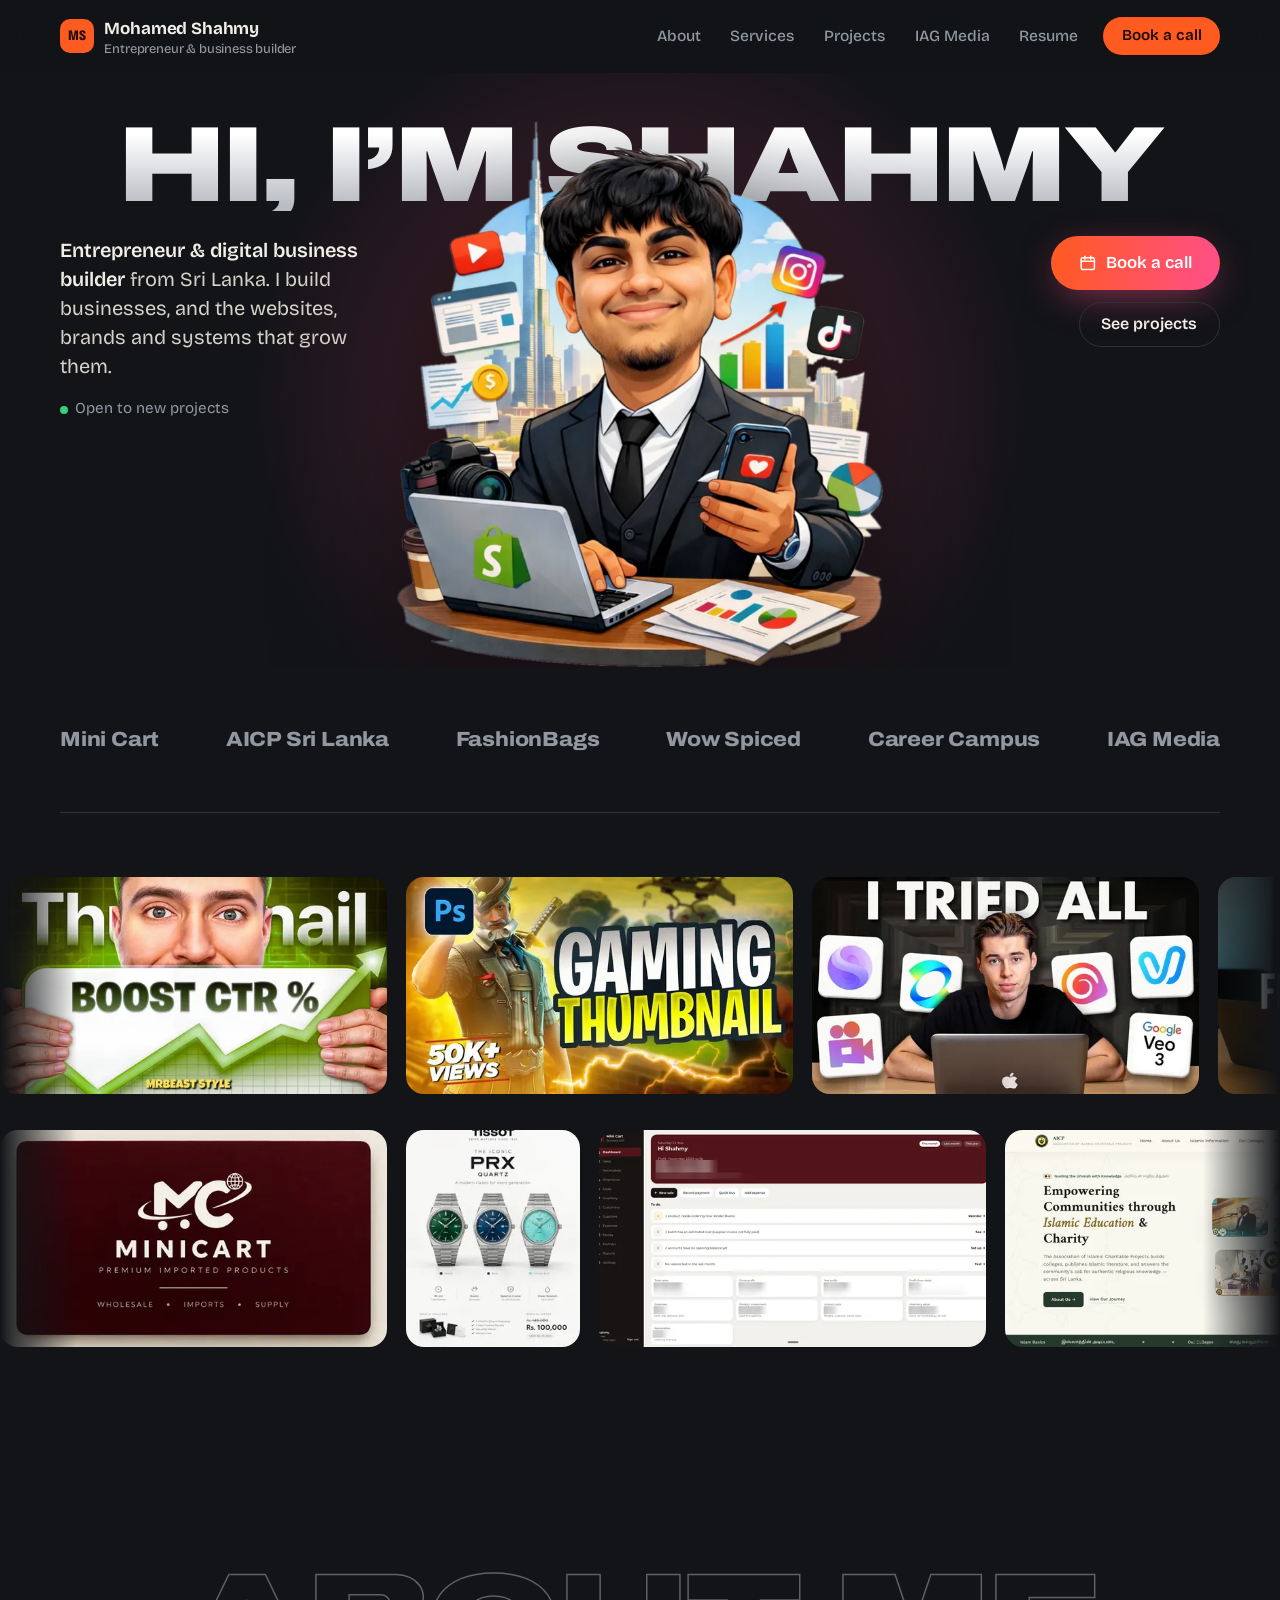
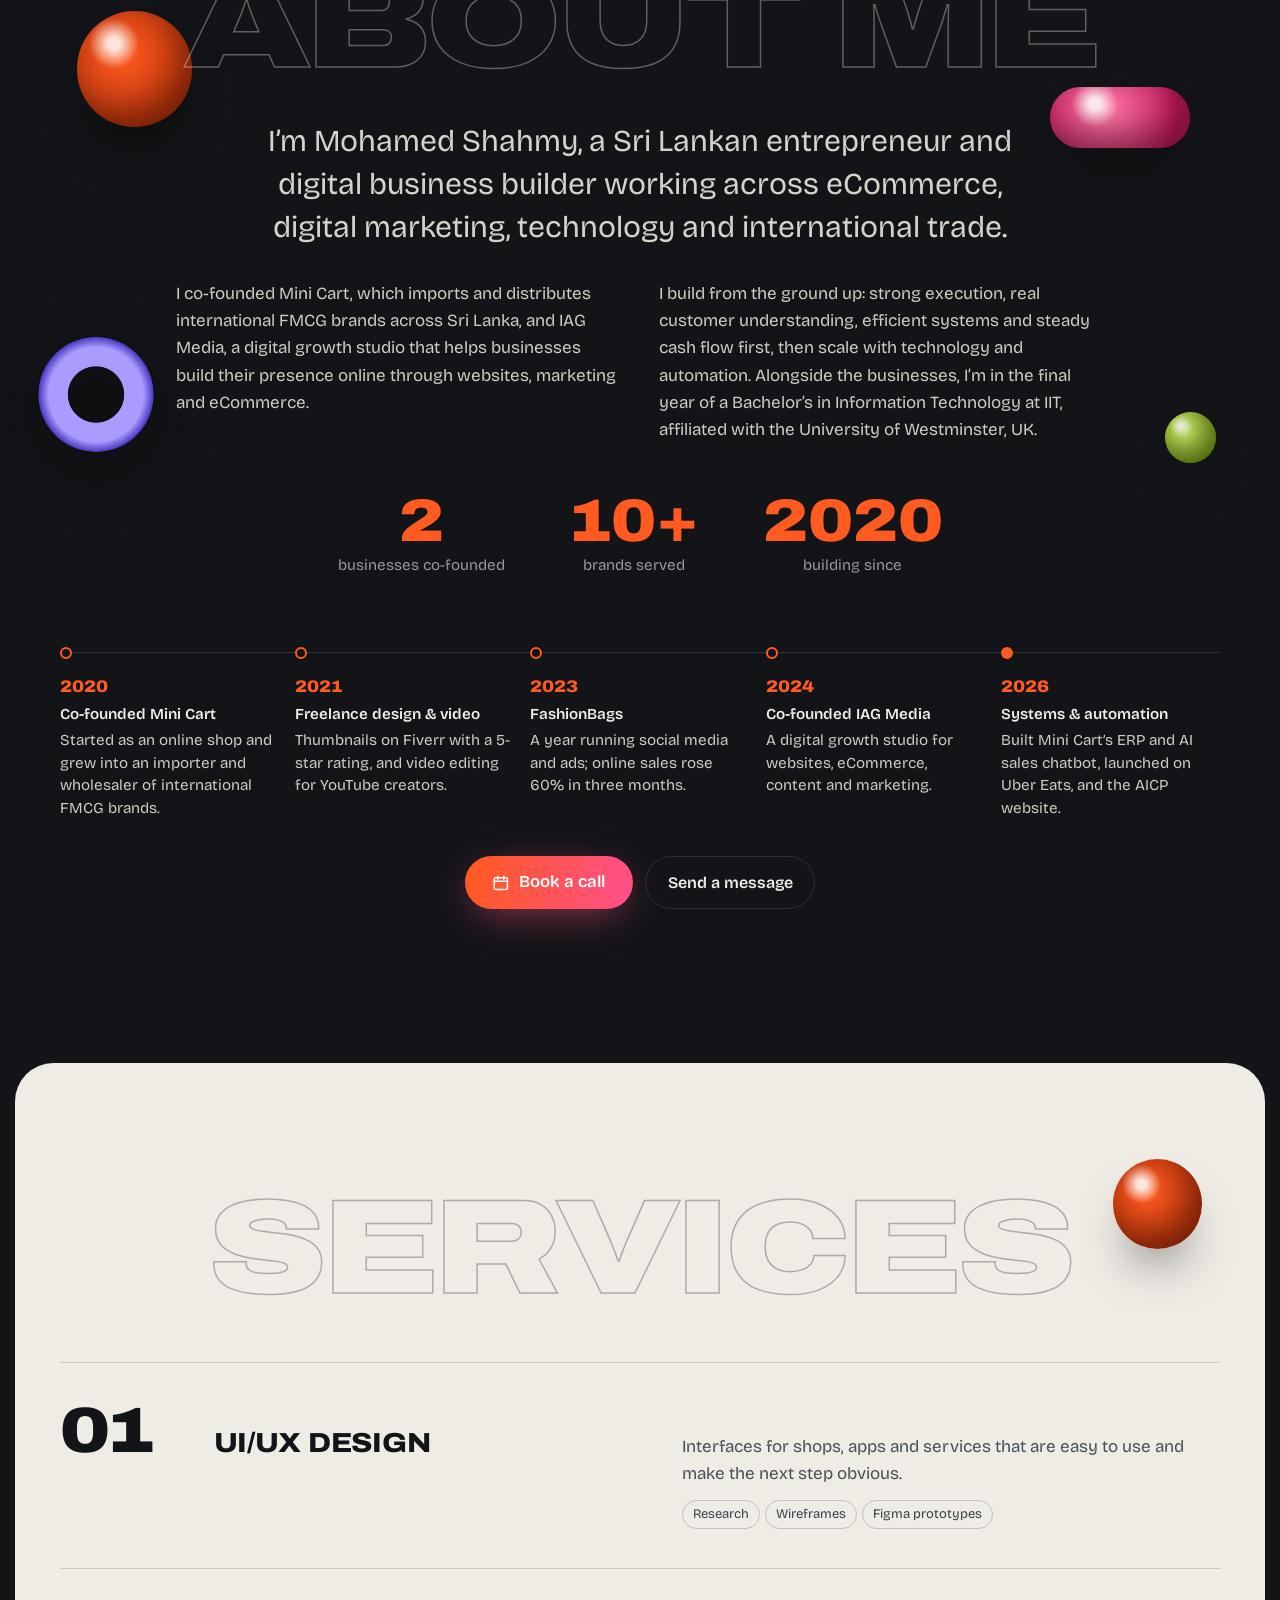
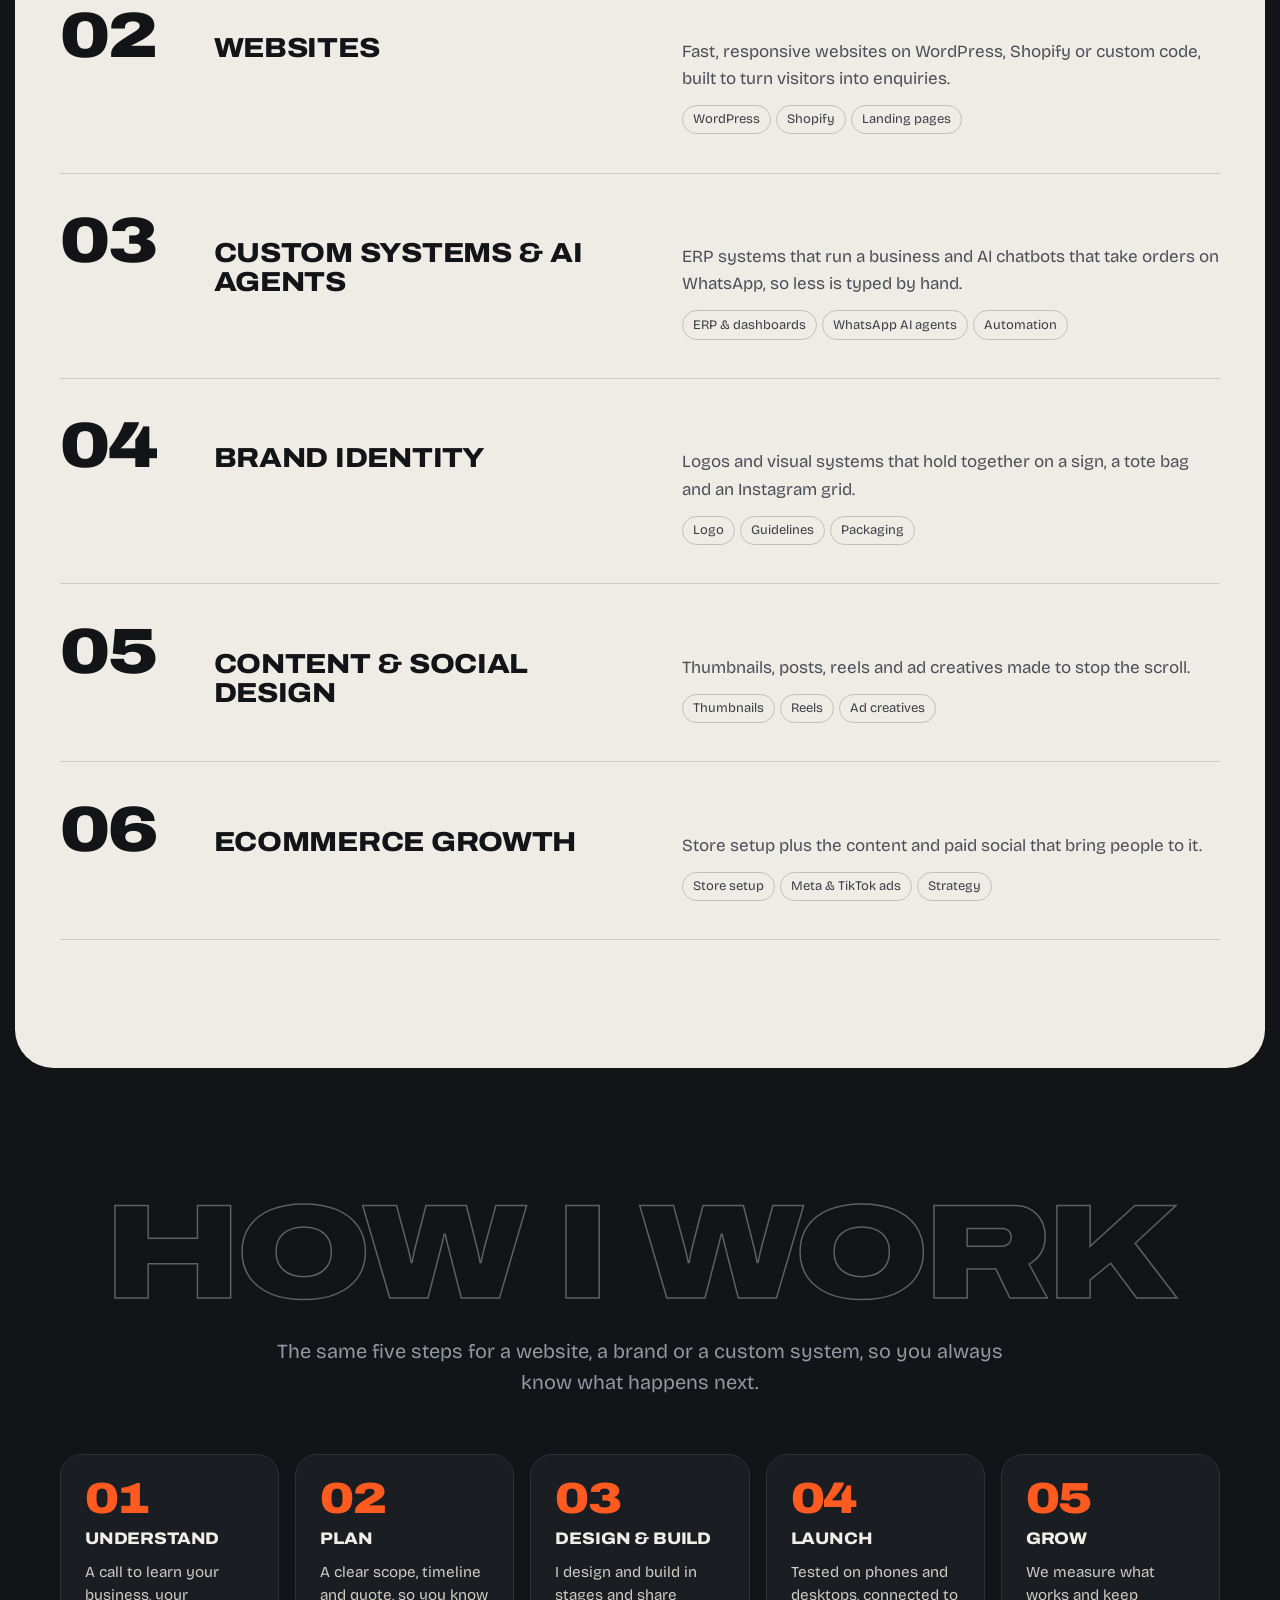
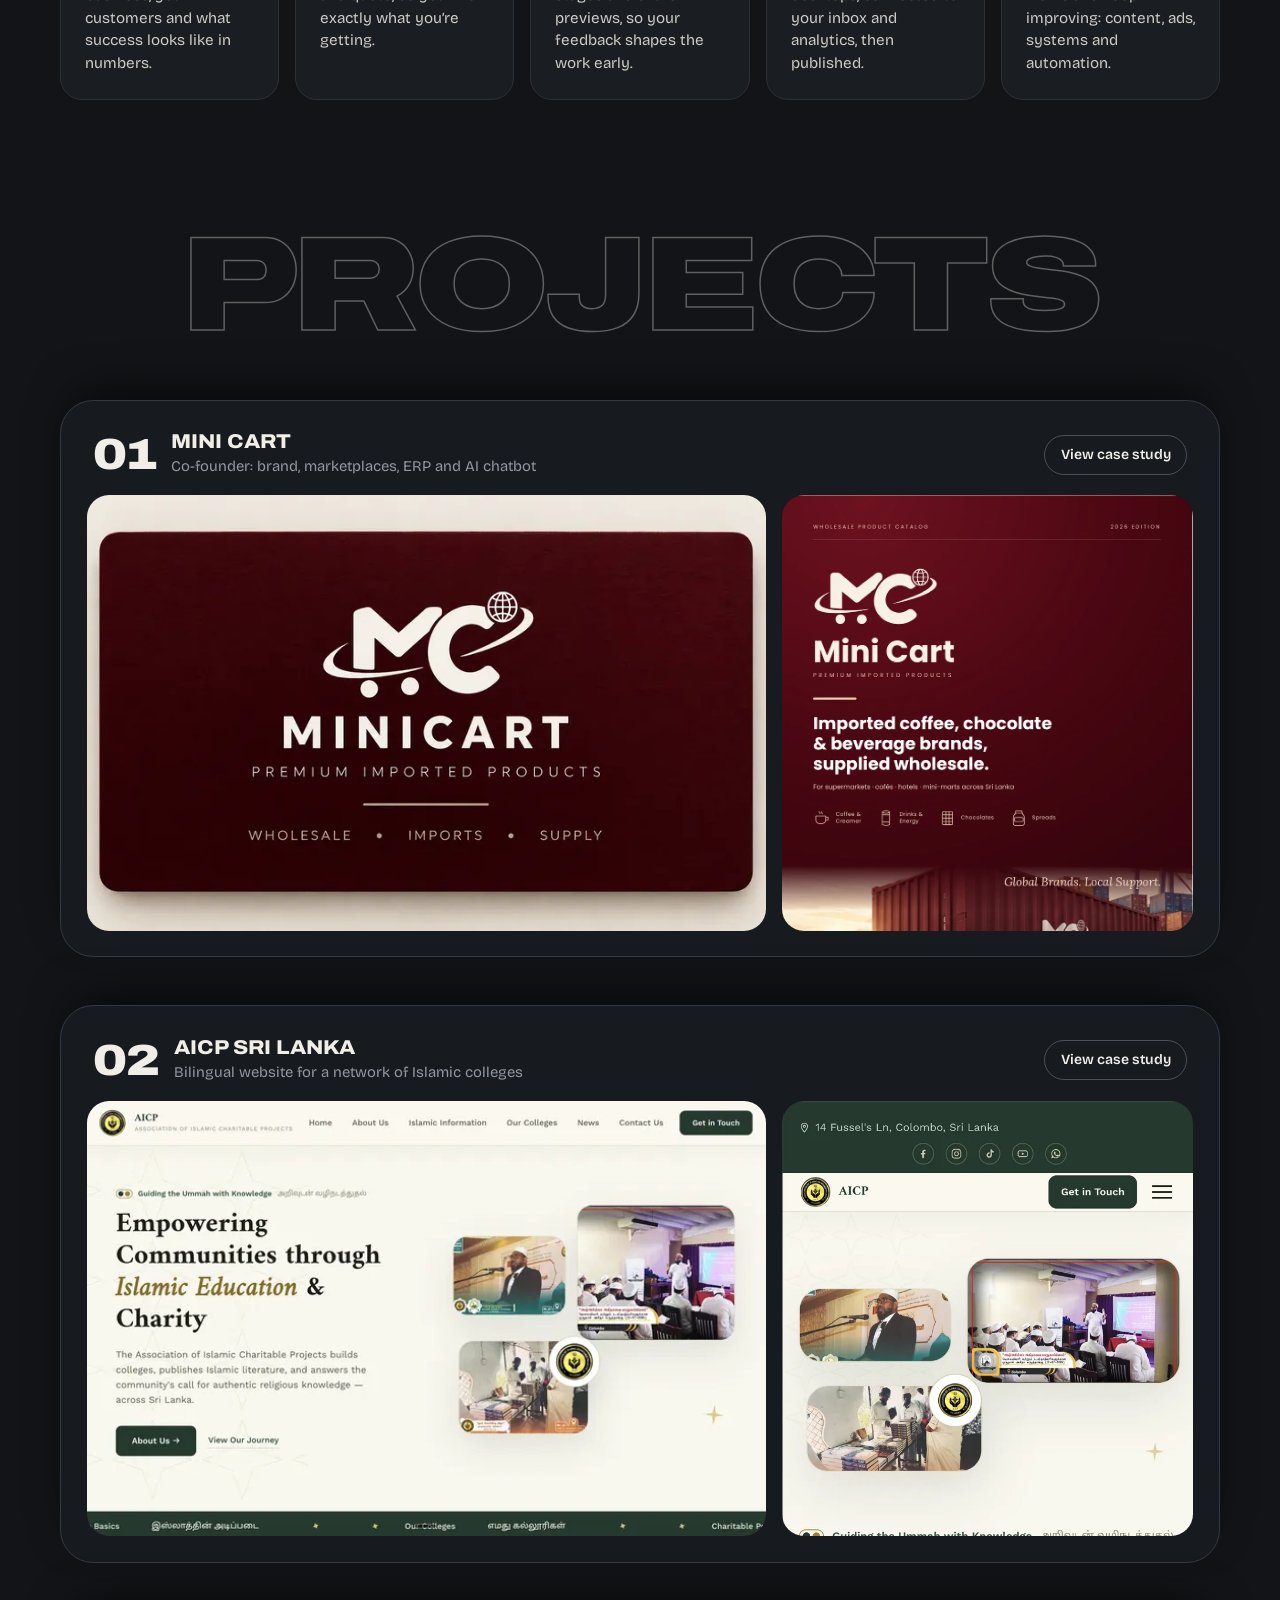
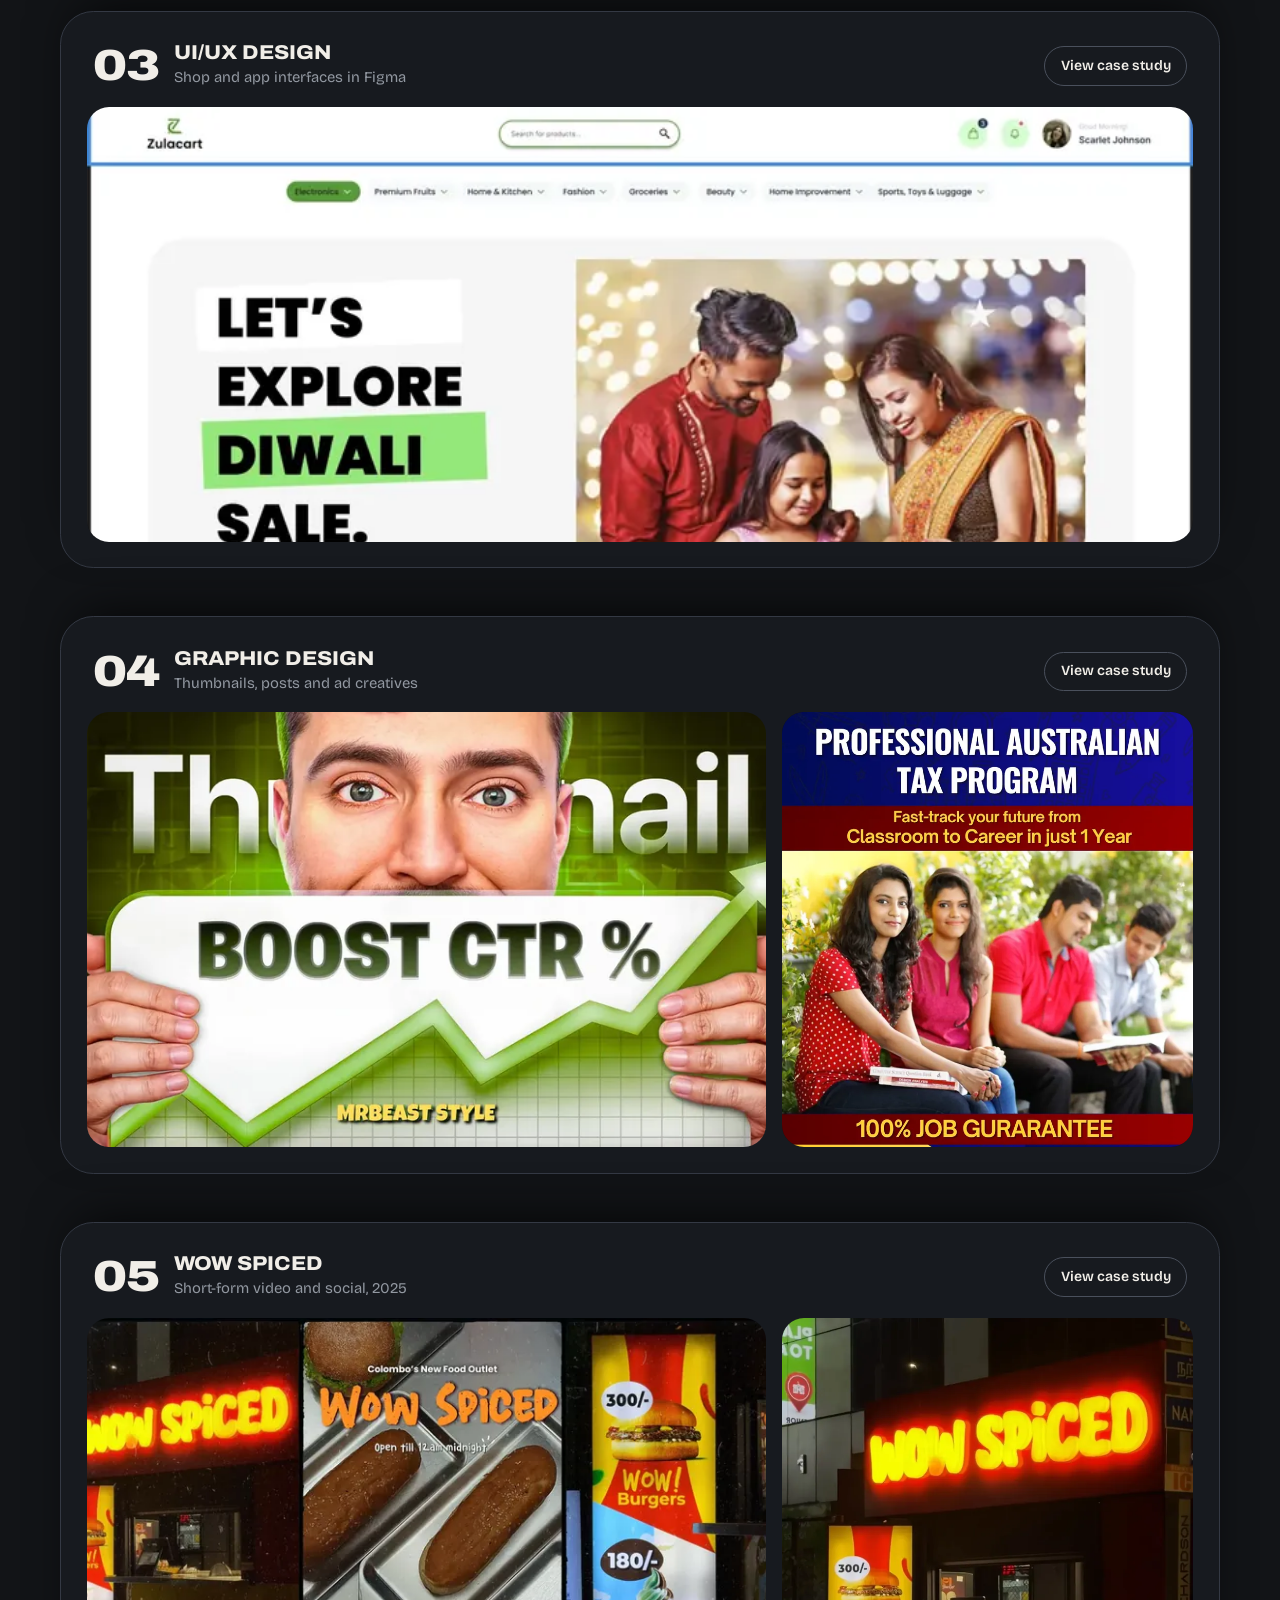
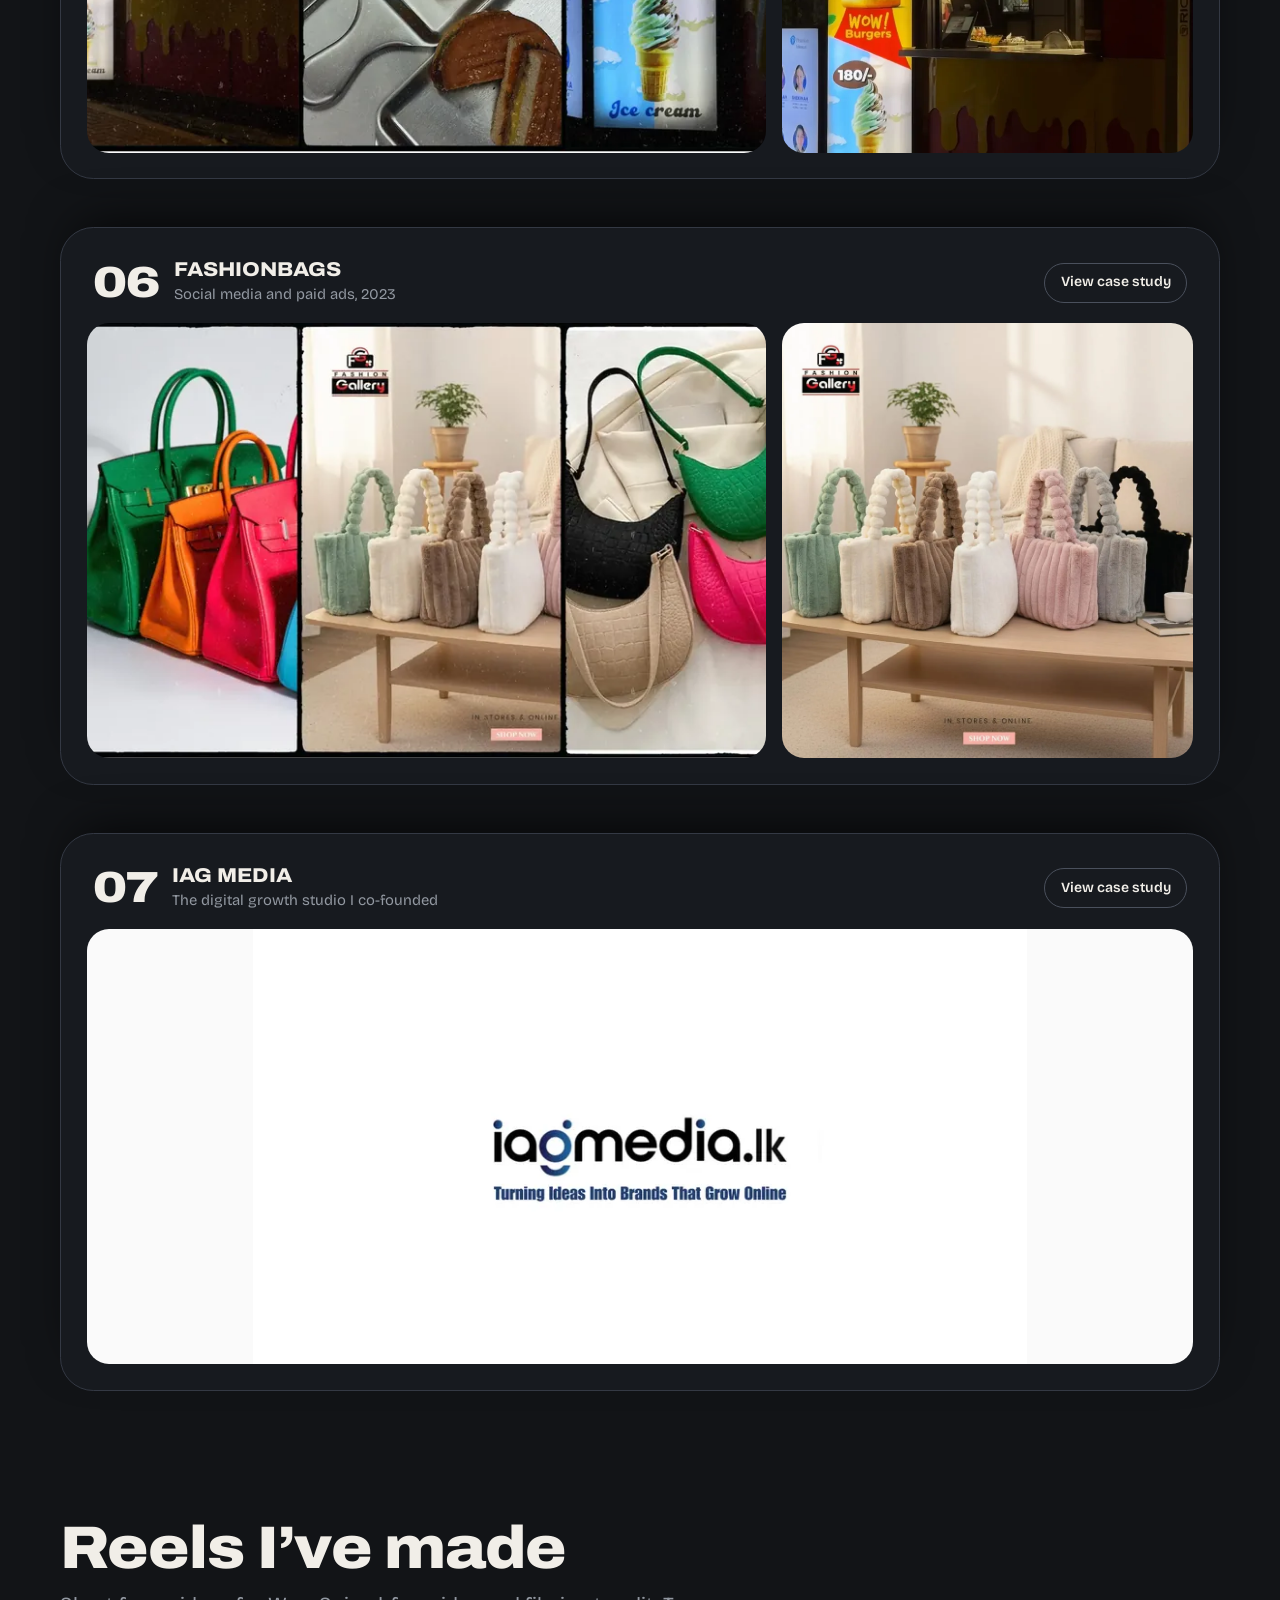
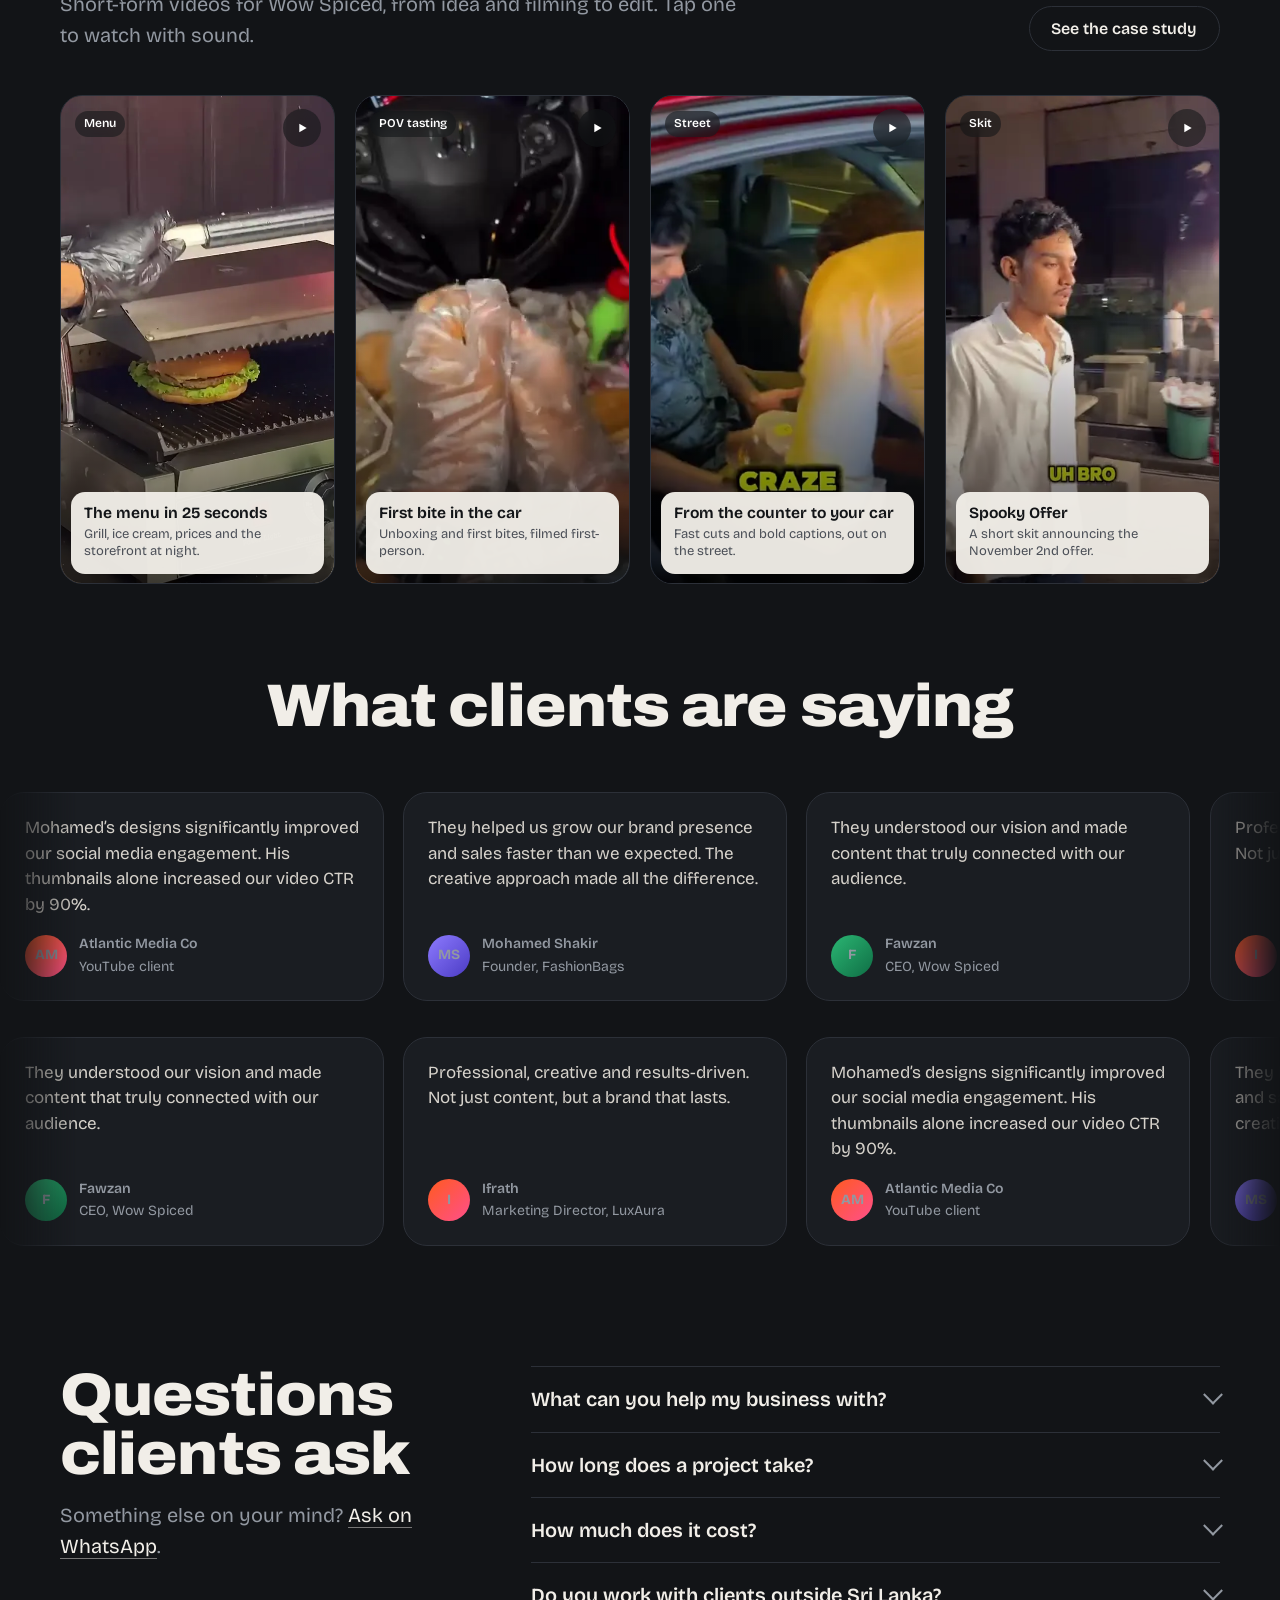
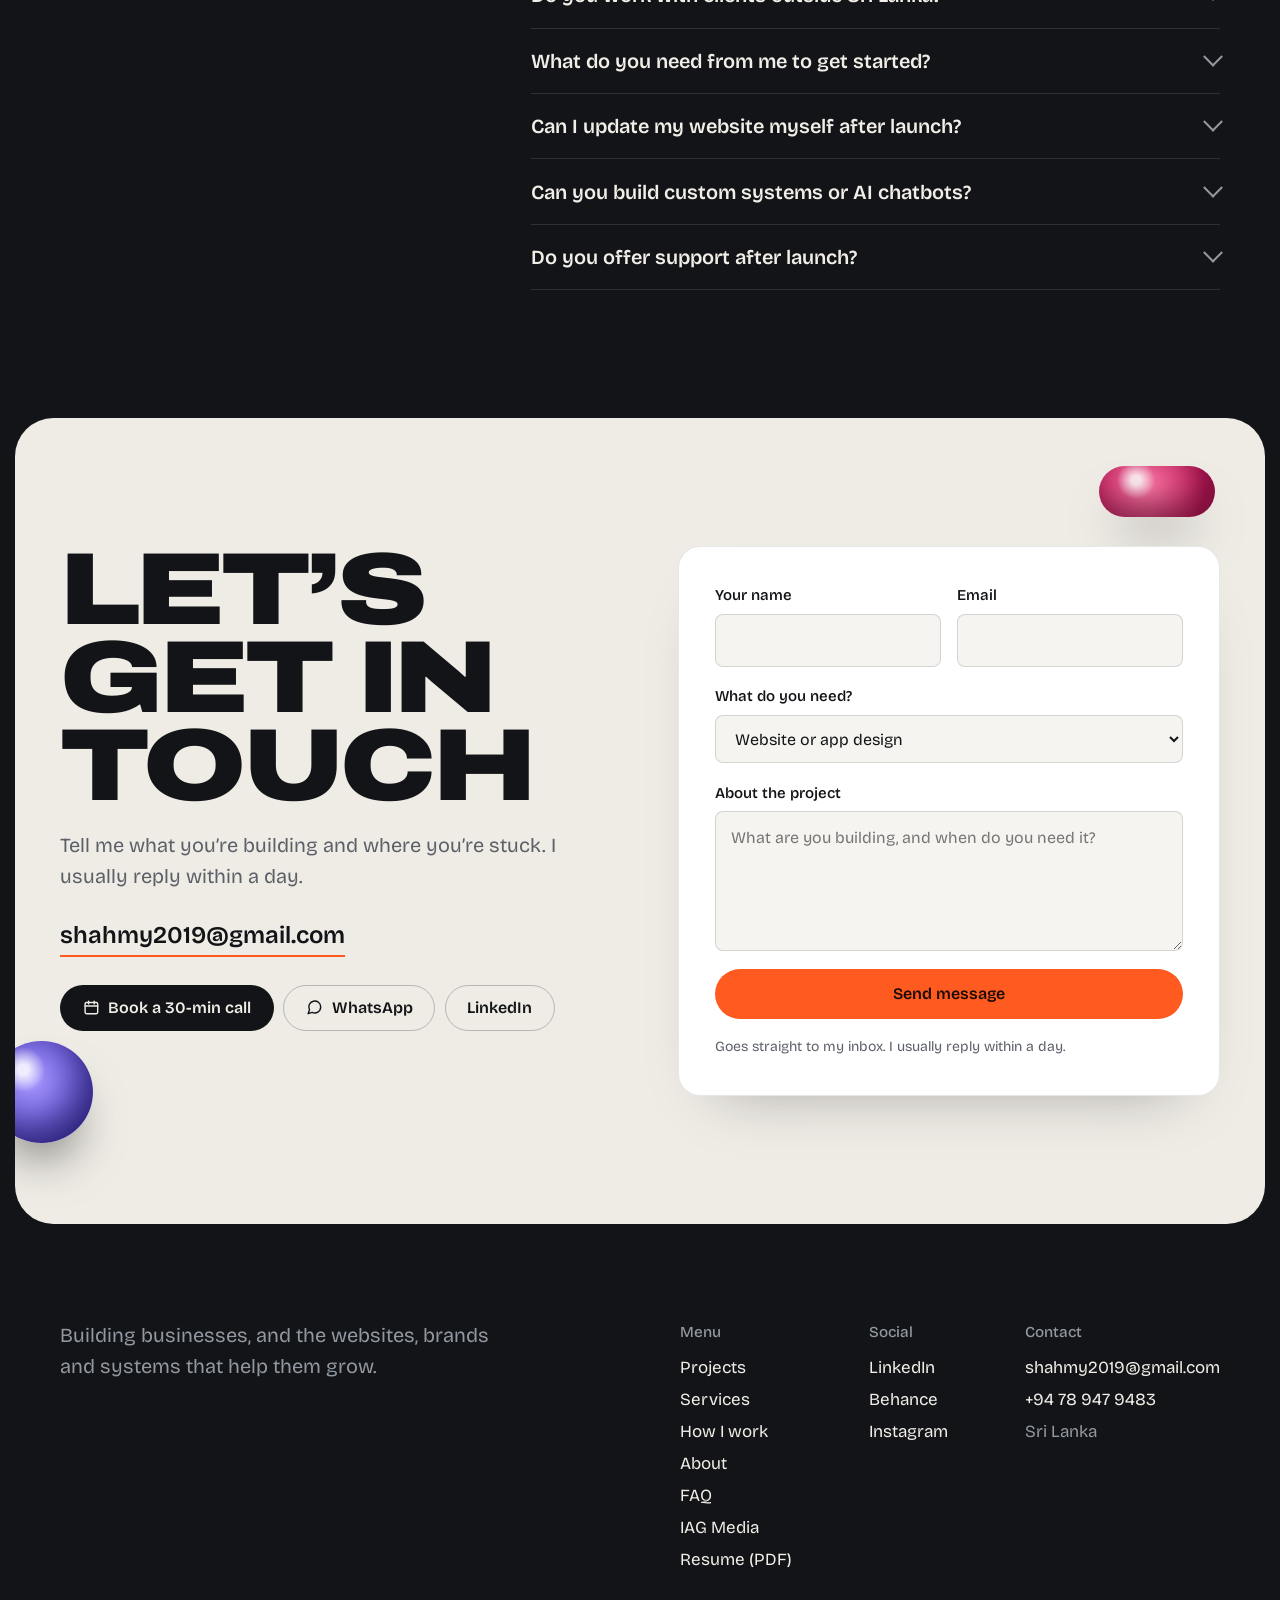
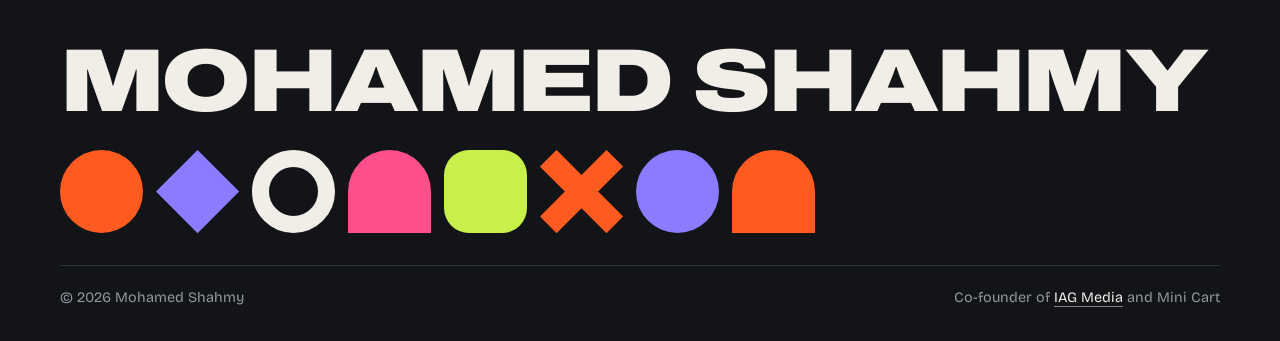
<file: index.html>
<!doctype html>
<html lang="en">
<head>
<meta charset="utf-8">
<meta name="viewport" content="width=device-width, initial-scale=1">
<title>Mohamed Shahmy | Entrepreneur &amp; Business Builder, Sri Lanka</title>
<meta name="description" content="Sri Lankan entrepreneur and digital business builder. Co-founder of Mini Cart and IAG Media: websites, eCommerce, digital marketing, ERP systems and AI.">
<meta name="author" content="Mohamed Shahmy">
<meta name="robots" content="index, follow, max-image-preview:large">
<link rel="canonical" href="https://mohamedshahmy.com/">
<meta name="theme-color" content="#121417">
<meta property="og:type" content="website">
<meta property="og:site_name" content="Mohamed Shahmy">
<meta property="og:locale" content="en_GB">
<meta property="og:title" content="Mohamed Shahmy | Entrepreneur &amp; Business Builder, Sri Lanka">
<meta property="og:description" content="Sri Lankan entrepreneur and digital business builder. Co-founder of Mini Cart and IAG Media: websites, eCommerce, digital marketing, ERP systems and AI.">
<meta property="og:url" content="https://mohamedshahmy.com/">
<meta property="og:image" content="https://mohamedshahmy.com/assets/og.jpg">
<meta name="twitter:card" content="summary_large_image">
<meta name="twitter:title" content="Mohamed Shahmy | Entrepreneur &amp; Business Builder, Sri Lanka">
<meta name="twitter:description" content="Sri Lankan entrepreneur and digital business builder. Co-founder of Mini Cart and IAG Media: websites, eCommerce, digital marketing, ERP systems and AI.">
<meta name="twitter:image" content="https://mohamedshahmy.com/assets/og.jpg">
<link rel="icon" href="/assets/favicon.svg" type="image/svg+xml">
<link rel="apple-touch-icon" href="/assets/apple-touch-icon.png">
<link rel="preload" href="/assets/fonts/bricolage-grotesque.woff2" as="font" type="font/woff2" crossorigin>
<link rel="preload" href="/assets/fonts/archivo.woff2" as="font" type="font/woff2" crossorigin>
<link rel="stylesheet" href="/assets/site.css?v=e92a10d0">
<script>document.documentElement.classList.add("js")</script>
<script type="application/ld+json">{"@context": "https://schema.org", "@graph": [{"@type": "Person", "@id": "https://mohamedshahmy.com/#person", "name": "Mohamed Shahmy", "alternateName": "Shahmy", "url": "https://mohamedshahmy.com/", "image": "https://mohamedshahmy.com/assets/img/portrait.webp", "jobTitle": "Entrepreneur and digital business builder", "description": "Sri Lankan entrepreneur building businesses across eCommerce, digital marketing, technology and international trade. Co-founder of Mini Cart and IAG Media.", "email": "mailto:shahmy2019@gmail.com", "telephone": "+94789479483", "address": {"@type": "PostalAddress", "addressLocality": "Colombo", "addressCountry": "LK"}, "alumniOf": [{"@type": "CollegeOrUniversity", "name": "Informatics Institute of Technology (IIT)"}, {"@type": "CollegeOrUniversity", "name": "University of Westminster"}, {"@type": "EducationalOrganization", "name": "Royal Institute of Colombo"}], "knowsLanguage": ["English", "Tamil", "Sinhala"], "worksFor": [{"@type": "Organization", "name": "Mini Cart"}, {"@type": "Organization", "name": "IAG Media", "url": "https://mohamedshahmy.com/iagmedia"}], "knowsAbout": ["eCommerce", "Digital marketing", "Web design", "UI/UX design", "Brand identity", "Social media marketing", "Facebook Ads", "ERP systems", "AI chatbots", "Wholesale distribution", "Importing"], "sameAs": ["https://www.linkedin.com/in/mohamedshahmy/", "https://www.behance.net/shahmy2019", "https://www.instagram.com/__.shahmy.__/"]}, {"@type": "WebSite", "@id": "https://mohamedshahmy.com/#website", "url": "https://mohamedshahmy.com/", "name": "Mohamed Shahmy", "inLanguage": "en", "publisher": {"@id": "https://mohamedshahmy.com/#person"}}, {"@type": "FAQPage", "mainEntity": [{"@type": "Question", "name": "What can you help my business with?", "acceptedAnswer": {"@type": "Answer", "text": "Websites and online stores, brand identity, social media content and ads, and custom systems such as an ERP or a WhatsApp AI sales chatbot. You can bring me in for one piece or the whole thing."}}, {"@type": "Question", "name": "How long does a project take?", "acceptedAnswer": {"@type": "Answer", "text": "It depends on the scope. A small website moves quickly; a full brand, an online store or a custom system takes longer. You get a clear timeline before any work starts."}}, {"@type": "Question", "name": "How much does it cost?", "acceptedAnswer": {"@type": "Answer", "text": "Every project is quoted after a short call, once I understand what you need. You see the full quote before you commit to anything. You can book a free 30-minute call any time."}}, {"@type": "Question", "name": "Do you work with clients outside Sri Lanka?", "acceptedAnswer": {"@type": "Answer", "text": "Yes. I work with clients in Sri Lanka and the UAE, and with international clients from my Fiverr years. Everything runs smoothly over WhatsApp, email and video calls."}}, {"@type": "Question", "name": "What do you need from me to get started?", "acceptedAnswer": {"@type": "Answer", "text": "A short description of your business, what you want to achieve, and any logo, photos or content you already have. We fill in the rest together on a call."}}, {"@type": "Question", "name": "Can I update my website myself after launch?", "acceptedAnswer": {"@type": "Answer", "text": "Yes, if you want to. I can build on a platform your team can edit, such as WordPress or Shopify, and show you how to make changes."}}, {"@type": "Question", "name": "Can you build custom systems or AI chatbots?", "acceptedAnswer": {"@type": "Answer", "text": "Yes. I built Mini Cart’s ERP, which runs stock, landed costs, invoicing and reports, and a WhatsApp AI chatbot that takes customer orders automatically."}}, {"@type": "Question", "name": "Do you offer support after launch?", "acceptedAnswer": {"@type": "Answer", "text": "Yes. I can stay on for updates, content and marketing, or hand everything over to your team with what they need to run it."}}]}]}</script>
<script async src="https://www.googletagmanager.com/gtag/js?id=G-2MVM7VKYSH"></script>
<script>window.dataLayer=window.dataLayer||[];function gtag(){dataLayer.push(arguments);}gtag('js',new Date());gtag('config','G-2MVM7VKYSH');</script>
</head>
<body>
<a class="skip" href="#main">Skip to content</a>

<header class="nav">
  <div class="wrap nav-inner">
    <a class="brand" href="#top"><span class="brand-mark" aria-hidden="true">MS</span><span>Mohamed Shahmy<small>Entrepreneur &amp; business builder</small></span></a>
    <button class="nav-toggle" type="button" aria-expanded="false" aria-controls="nav-links" aria-label="Open menu"><svg viewBox="0 0 24 24" fill="none" stroke="currentColor" stroke-width="2" stroke-linecap="round" aria-hidden="true"><path d="M4 8h16M4 16h16"/></svg></button>
    <nav class="nav-links" id="nav-links" aria-label="Main"><a href="#about">About</a><a href="#services">Services</a><a href="#projects">Projects</a><a href="/iagmedia">IAG Media</a><a href="/assets/Mohamed-Shahmy-CV.pdf">Resume</a><a class="btn btn-signal" href="https://cal.com/shahmy-sabeer-rnyuyk/30min" target="_blank" rel="noopener">Book a call</a></nav>
  </div>
</header>

<main id="main">
<section class="vh" id="top">
  <div class="wrap">
    <h1 class="vh-title" data-fit>Hi, I’m Shahmy<span class="sr-only">: Mohamed Shahmy, entrepreneur and digital business builder in Sri Lanka</span></h1>
    <div class="vh-row">
      <div class="vh-intro"><p><b>Entrepreneur &amp; digital business builder</b> from Sri Lanka. I build businesses, and the websites, brands and systems that grow them.</p><p class="pulse-line" style="margin-top:1rem"><span class="pulse" aria-hidden="true"></span>Open to new projects</p></div>
      <img class="vh-avatar" data-follow src="/assets/img/avatar-cutout-720.webp" srcset="/assets/img/avatar-cutout-480.webp 480w, /assets/img/avatar-cutout-720.webp 720w, /assets/img/avatar-cutout.webp 986w" sizes="(max-width: 860px) 86vw, 38vw" alt="Illustrated portrait of Mohamed Shahmy at his laptop" width="986" height="1106" fetchpriority="high">
      <div class="vh-cta"><a class="btn btn-pop" href="https://cal.com/shahmy-sabeer-rnyuyk/30min" target="_blank" rel="noopener"><svg viewBox="0 0 24 24" fill="none" stroke="currentColor" stroke-width="2" stroke-linecap="round" stroke-linejoin="round" aria-hidden="true"><rect x="3" y="5" width="18" height="16" rx="2"/><path d="M16 3v4M8 3v4M3 10h18"/></svg>Book a call</a><a class="btn btn-ghost" href="#projects">See projects</a></div>
    </div>
  </div>
</section>
<div class="wrap"><ul class="logos" aria-label="Brands I’ve worked with"><li>Mini Cart</li><li>AICP Sri Lanka</li><li>FashionBags</li><li>Wow Spiced</li><li>Career Campus</li><li>IAG Media</li></ul></div>
<section aria-label="A wall of recent work" style="padding-block:clamp(2rem,5vw,3.5rem)">
  <div class="marquee" style="--dur:80s"><div class="marquee-track"><img src="/assets/img/sm/thumb-boost-ctr.webp" width="533" height="320" alt="YouTube thumbnail: Boost CTR" loading="lazy" decoding="async"><img src="/assets/img/sm/thumb-gaming-ps.webp" width="569" height="320" alt="Gaming thumbnail" loading="lazy" decoding="async"><img src="/assets/img/sm/thumb-tried-all.webp" width="569" height="320" alt="Thumbnail: I tried all AI video tools" loading="lazy" decoding="async"><img src="/assets/img/sm/thumb-zoom-tedx.webp" width="480" height="320" alt="Thumbnail: From Zoom to TEDx" loading="lazy" decoding="async"><img src="/assets/img/sm/thumb-ai-tools.webp" width="569" height="320" alt="AI tools thumbnail set" loading="lazy" decoding="async"><img src="/assets/img/sm/thumb-day-in-life.webp" width="569" height="320" alt="Day in the life thumbnail" loading="lazy" decoding="async"><img src="/assets/img/sm/thumb-gaming.webp" width="569" height="320" alt="Custom gaming thumbnails" loading="lazy" decoding="async"><img src="/assets/img/sm/thumb-social-posts.webp" width="569" height="320" alt="Social media post designs" loading="lazy" decoding="async"><span aria-hidden="true" style="display:contents"><img src="/assets/img/sm/thumb-boost-ctr.webp" width="533" height="320" alt="" loading="lazy" decoding="async"><img src="/assets/img/sm/thumb-gaming-ps.webp" width="569" height="320" alt="" loading="lazy" decoding="async"><img src="/assets/img/sm/thumb-tried-all.webp" width="569" height="320" alt="" loading="lazy" decoding="async"><img src="/assets/img/sm/thumb-zoom-tedx.webp" width="480" height="320" alt="" loading="lazy" decoding="async"><img src="/assets/img/sm/thumb-ai-tools.webp" width="569" height="320" alt="" loading="lazy" decoding="async"><img src="/assets/img/sm/thumb-day-in-life.webp" width="569" height="320" alt="" loading="lazy" decoding="async"><img src="/assets/img/sm/thumb-gaming.webp" width="569" height="320" alt="" loading="lazy" decoding="async"><img src="/assets/img/sm/thumb-social-posts.webp" width="569" height="320" alt="" loading="lazy" decoding="async"></span></div></div>
  <div class="marquee is-rev" style="--dur:90s"><div class="marquee-track"><img src="/assets/img/sm/mc-brandkit-2.webp" width="525" height="320" alt="Mini Cart logo" loading="lazy" decoding="async"><img class=sq src="/assets/img/sm/mc-post-1.webp" width="213" height="320" alt="Mini Cart product post" loading="lazy" decoding="async"><img src="/assets/img/sm/mc-erp-1.webp" width="594" height="320" alt="Mini Cart ERP dashboard" loading="lazy" decoding="async"><img src="/assets/img/sm/aicp-home.webp" width="598" height="320" alt="AICP Sri Lanka website" loading="lazy" decoding="async"><img class=sq src="/assets/img/sm/fashionbags-post.webp" width="320" height="320" alt="FashionBags product post" loading="lazy" decoding="async"><img src="/assets/img/sm/wowspiced-cover.webp" width="569" height="320" alt="Wow Spiced content" loading="lazy" decoding="async"><img class=sq src="/assets/img/sm/careercampus-poster.webp" width="256" height="320" alt="Career Campus poster" loading="lazy" decoding="async"><img class=sq src="/assets/img/sm/wowspiced-store.webp" width="229" height="320" alt="Wow Spiced storefront" loading="lazy" decoding="async"><img src="/assets/img/sm/fashionbags-cover.webp" width="569" height="320" alt="FashionBags campaign" loading="lazy" decoding="async"><img class=sq src="/assets/img/sm/uiux-cover.webp" width="256" height="320" alt="Shop homepage UI" loading="lazy" decoding="async"><span aria-hidden="true" style="display:contents"><img src="/assets/img/sm/mc-brandkit-2.webp" width="525" height="320" alt="" loading="lazy" decoding="async"><img class=sq src="/assets/img/sm/mc-post-1.webp" width="213" height="320" alt="" loading="lazy" decoding="async"><img src="/assets/img/sm/mc-erp-1.webp" width="594" height="320" alt="" loading="lazy" decoding="async"><img src="/assets/img/sm/aicp-home.webp" width="598" height="320" alt="" loading="lazy" decoding="async"><img class=sq src="/assets/img/sm/fashionbags-post.webp" width="320" height="320" alt="" loading="lazy" decoding="async"><img src="/assets/img/sm/wowspiced-cover.webp" width="569" height="320" alt="" loading="lazy" decoding="async"><img class=sq src="/assets/img/sm/careercampus-poster.webp" width="256" height="320" alt="" loading="lazy" decoding="async"><img class=sq src="/assets/img/sm/wowspiced-store.webp" width="229" height="320" alt="" loading="lazy" decoding="async"><img src="/assets/img/sm/fashionbags-cover.webp" width="569" height="320" alt="" loading="lazy" decoding="async"><img class=sq src="/assets/img/sm/uiux-cover.webp" width="256" height="320" alt="" loading="lazy" decoding="async"></span></div></div>
</section>

<section class="vabout" id="about" aria-labelledby="about-h">
  <span class="orb" style="width:clamp(60px,9vw,130px);left:6%;top:16%;--r:-10deg"></span>
  <span class="orb pink pill" style="width:clamp(80px,11vw,160px);right:7%;top:22%;--r:20deg;animation-delay:-2s"></span>
  <span class="orb lilac ring" style="width:clamp(70px,9vw,130px);left:3%;top:42%;animation-delay:-4s"></span>
  <span class="orb lime" style="width:clamp(34px,4vw,60px);right:5%;top:48%;animation-delay:-1s"></span>
  <div class="wrap" style="position:relative;z-index:1">
    <h2 class="mega fill" id="about-h">About me</h2>
    <p class="big rv">I’m Mohamed Shahmy, a Sri Lankan entrepreneur and digital business builder working across eCommerce, digital marketing, technology and international trade.</p>
    <div class="about-cols rv">
      <p>I co-founded Mini Cart, which imports and distributes international FMCG brands across Sri Lanka, and IAG Media, a digital growth studio that helps businesses build their presence online through websites, marketing and eCommerce.</p>
      <p>I build from the ground up: strong execution, real customer understanding, efficient systems and steady cash flow first, then scale with technology and automation. Alongside the businesses, I’m in the final year of a Bachelor’s in Information Technology at IIT, affiliated with the University of Westminster, UK.</p>
    </div>
    <div class="stats-inline rv"><div><strong>2</strong><span>businesses co-founded</span></div><div><strong>10+</strong><span>brands served</span></div><div><strong>2020</strong><span>building since</span></div></div>
    <ol class="tl-steps rv" style="margin-top:clamp(2.5rem,6vw,4rem);text-align:left"><li><span>2020</span><b>Co-founded Mini Cart</b>Started as an online shop and grew into an importer and wholesaler of international FMCG brands.</li><li><span>2021</span><b>Freelance design &amp; video</b>Thumbnails on Fiverr with a 5-star rating, and video editing for YouTube creators.</li><li><span>2023</span><b>FashionBags</b>A year running social media and ads; online sales rose 60% in three months.</li><li><span>2024</span><b>Co-founded IAG Media</b>A digital growth studio for websites, eCommerce, content and marketing.</li><li><span>2026</span><b>Systems &amp; automation</b>Built Mini Cart’s ERP and AI sales chatbot, launched on Uber Eats, and the AICP website.</li></ol>
    <p class="rv" style="margin-top:2.25rem;display:flex;gap:.75rem;justify-content:center;flex-wrap:wrap"><a class="btn btn-pop" href="https://cal.com/shahmy-sabeer-rnyuyk/30min" target="_blank" rel="noopener"><svg viewBox="0 0 24 24" fill="none" stroke="currentColor" stroke-width="2" stroke-linecap="round" stroke-linejoin="round" aria-hidden="true"><rect x="3" y="5" width="18" height="16" rx="2"/><path d="M16 3v4M8 3v4M3 10h18"/></svg>Book a call</a><a class="btn btn-ghost" href="#contact">Send a message</a></p>
  </div>
</section>

<section class="panel-light section" id="services" aria-labelledby="srv-h">
  <span class="orb" style="width:clamp(50px,7vw,100px);right:5%;top:6%"></span>
  <div class="wrap" style="position:relative;z-index:1">
    <h2 class="mega fill" id="srv-h" style="margin-bottom:clamp(2rem,5vw,3.5rem)">Services</h2>
    <ol class="svc"><li class="rv"><span class="n">01</span><h3>UI/UX design</h3><div><p>Interfaces for shops, apps and services that are easy to use and make the next step obvious.</p><div class="chips"><span>Research</span><span>Wireframes</span><span>Figma prototypes</span></div></div></li><li class="rv"><span class="n">02</span><h3>Websites</h3><div><p>Fast, responsive websites on WordPress, Shopify or custom code, built to turn visitors into enquiries.</p><div class="chips"><span>WordPress</span><span>Shopify</span><span>Landing pages</span></div></div></li><li class="rv"><span class="n">03</span><h3>Custom systems &amp; AI agents</h3><div><p>ERP systems that run a business and AI chatbots that take orders on WhatsApp, so less is typed by hand.</p><div class="chips"><span>ERP &amp; dashboards</span><span>WhatsApp AI agents</span><span>Automation</span></div></div></li><li class="rv"><span class="n">04</span><h3>Brand identity</h3><div><p>Logos and visual systems that hold together on a sign, a tote bag and an Instagram grid.</p><div class="chips"><span>Logo</span><span>Guidelines</span><span>Packaging</span></div></div></li><li class="rv"><span class="n">05</span><h3>Content &amp; social design</h3><div><p>Thumbnails, posts, reels and ad creatives made to stop the scroll.</p><div class="chips"><span>Thumbnails</span><span>Reels</span><span>Ad creatives</span></div></div></li><li class="rv"><span class="n">06</span><h3>eCommerce growth</h3><div><p>Store setup plus the content and paid social that bring people to it.</p><div class="chips"><span>Store setup</span><span>Meta &amp; TikTok ads</span><span>Strategy</span></div></div></li></ol>
  </div>
</section>

<section class="section" id="process" aria-labelledby="hw-h">
  <div class="wrap">
    <h2 class="mega fill" id="hw-h" style="margin-bottom:clamp(1rem,3vw,1.5rem)">How I work</h2>
    <p class="lede rv" style="text-align:center;margin:0 auto clamp(2rem,5vw,3.5rem)">The same five steps for a website, a brand or a custom system, so you always know what happens next.</p>
    <ol class="steps"><li class="rv"><span class="n">01</span><h3>Understand</h3><p>A call to learn your business, your customers and what success looks like in numbers.</p></li><li class="rv"><span class="n">02</span><h3>Plan</h3><p>A clear scope, timeline and quote, so you know exactly what you’re getting.</p></li><li class="rv"><span class="n">03</span><h3>Design &amp; build</h3><p>I design and build in stages and share previews, so your feedback shapes the work early.</p></li><li class="rv"><span class="n">04</span><h3>Launch</h3><p>Tested on phones and desktops, connected to your inbox and analytics, then published.</p></li><li class="rv"><span class="n">05</span><h3>Grow</h3><p>We measure what works and keep improving: content, ads, systems and automation.</p></li></ol>
  </div>
</section>

<section class="section" id="projects" aria-labelledby="pr-h" style="padding-top:0">
  <div class="wrap">
    <h2 class="mega fill" id="pr-h" style="margin-bottom:clamp(2rem,5vw,3.5rem)">Projects</h2>
    <div class="stack"><a class="stack-card" href="/minicart" style="--i:0">
  <div class="stack-head"><span class="n">01</span><span class="who"><b>Mini Cart</b><span>Co-founder: brand, marketplaces, ERP and AI chatbot</span></span><span class="pill-btn">View case study</span></div>
  <div class="stack-body"><img class="" src="/assets/img/mc-brandkit-2.webp" width="1600" height="975" srcset="/assets/img/md/mc-brandkit-2.webp 800w, /assets/img/mc-brandkit-2.webp 1600w" sizes="(max-width: 700px) 92vw, 720px" alt="Mini Cart project image" fetchpriority="high" decoding="async"><img class="top" src="/assets/img/mc-catalog-1.webp" width="900" height="1272" alt="Mini Cart project image" fetchpriority="high" decoding="async"></div></a><a class="stack-card" href="/aicp" style="--i:1">
  <div class="stack-head"><span class="n">02</span><span class="who"><b>AICP Sri Lanka</b><span>Bilingual website for a network of Islamic colleges</span></span><span class="pill-btn">View case study</span></div>
  <div class="stack-body"><img class="top" src="/assets/img/aicp-home.webp" width="1800" height="963" srcset="/assets/img/md/aicp-home.webp 800w, /assets/img/aicp-home.webp 1800w" sizes="(max-width: 700px) 92vw, 720px" alt="AICP Sri Lanka project image" loading="lazy" decoding="async"><img class="top" src="/assets/img/aicp-mobile.webp" width="700" height="1173" alt="AICP Sri Lanka project image" loading="lazy" decoding="async"></div></a><a class="stack-card" href="/uiux" style="--i:2">
  <div class="stack-head"><span class="n">03</span><span class="who"><b>UI/UX design</b><span>Shop and app interfaces in Figma</span></span><span class="pill-btn">View case study</span></div>
  <div class="stack-body" style="grid-template-columns:1fr"><img class="top" src="/assets/img/uiux-cover.webp" width="1201" height="1500" srcset="/assets/img/md/uiux-cover.webp 800w, /assets/img/uiux-cover.webp 1201w" sizes="(max-width: 700px) 92vw, 720px" alt="UI/UX design project image" loading="lazy" decoding="async"></div></a><a class="stack-card" href="/graphicdesign" style="--i:3">
  <div class="stack-head"><span class="n">04</span><span class="who"><b>Graphic design</b><span>Thumbnails, posts and ad creatives</span></span><span class="pill-btn">View case study</span></div>
  <div class="stack-body"><img class="" src="/assets/img/thumb-boost-ctr.webp" width="1280" height="769" srcset="/assets/img/md/thumb-boost-ctr.webp 800w, /assets/img/thumb-boost-ctr.webp 1280w" sizes="(max-width: 700px) 92vw, 720px" alt="Graphic design project image" loading="lazy" decoding="async"><img class="top" src="/assets/img/careercampus-poster.webp" width="1080" height="1350" srcset="/assets/img/md/careercampus-poster.webp 800w, /assets/img/careercampus-poster.webp 1080w" sizes="(max-width: 700px) 92vw, 720px" alt="Graphic design project image" loading="lazy" decoding="async"></div></a><a class="stack-card" href="/wowspiced" style="--i:4">
  <div class="stack-head"><span class="n">05</span><span class="who"><b>Wow Spiced</b><span>Short-form video and social, 2025</span></span><span class="pill-btn">View case study</span></div>
  <div class="stack-body"><img class="" src="/assets/img/wowspiced-cover.webp" width="1800" height="1012" srcset="/assets/img/md/wowspiced-cover.webp 800w, /assets/img/wowspiced-cover.webp 1800w" sizes="(max-width: 700px) 92vw, 720px" alt="Wow Spiced project image" loading="lazy" decoding="async"><img class="" src="/assets/img/wowspiced-store.webp" width="1100" height="1536" srcset="/assets/img/md/wowspiced-store.webp 800w, /assets/img/wowspiced-store.webp 1100w" sizes="(max-width: 700px) 92vw, 720px" alt="Wow Spiced project image" loading="lazy" decoding="async"></div></a><a class="stack-card" href="/fashionbags" style="--i:5">
  <div class="stack-head"><span class="n">06</span><span class="who"><b>FashionBags</b><span>Social media and paid ads, 2023</span></span><span class="pill-btn">View case study</span></div>
  <div class="stack-body"><img class="" src="/assets/img/fashionbags-cover.webp" width="1800" height="1012" srcset="/assets/img/md/fashionbags-cover.webp 800w, /assets/img/fashionbags-cover.webp 1800w" sizes="(max-width: 700px) 92vw, 720px" alt="FashionBags project image" loading="lazy" decoding="async"><img class="" src="/assets/img/fashionbags-post.webp" width="960" height="960" alt="FashionBags project image" loading="lazy" decoding="async"></div></a><a class="stack-card" href="/iagmedia" style="--i:6">
  <div class="stack-head"><span class="n">07</span><span class="who"><b>IAG Media</b><span>The digital growth studio I co-founded</span></span><span class="pill-btn">View case study</span></div>
  <div class="stack-body" style="grid-template-columns:1fr"><img class="contain" src="/assets/img/iagmedia-cover.webp" width="1800" height="1012" srcset="/assets/img/md/iagmedia-cover.webp 800w, /assets/img/iagmedia-cover.webp 1800w" sizes="(max-width: 700px) 92vw, 720px" alt="IAG Media project image" loading="lazy" decoding="async"></div></a></div>
  </div>
</section>

<section class="section-tight" id="reels" aria-labelledby="rl-h" style="padding-top:0">
  <div class="wrap">
    <div class="reels-head"><div><h2 class="h2" id="rl-h">Reels I’ve made</h2><p class="lede">Short-form videos for Wow Spiced, from idea and filming to edit. Tap one to watch with sound.</p></div><a class="btn btn-ghost" href="/wowspiced">See the case study</a></div>
    <div class="reels" data-reels><button class="reel" type="button" data-src="/assets/video/wowspiced-reel-3.mp4" data-poster="/assets/img/reels/wowspiced-reel-3.webp" data-title="The menu in 25 seconds" data-note="Grill, ice cream, prices and the storefront at night." data-url="https://www.instagram.com/wowspiced/reels/" aria-label="Play reel: The menu in 25 seconds">
  <img src="/assets/img/reels/wowspiced-reel-3.webp" width="540" height="960" alt="" loading="lazy" decoding="async">
  <video muted loop playsinline preload="none" data-src="/assets/video/wowspiced-reel-3.mp4" poster="/assets/img/reels/wowspiced-reel-3.webp" aria-hidden="true"></video>
  <span class="reel-kind">Menu</span><span class="reel-play" aria-hidden="true"><svg viewBox="0 0 24 24" fill="currentColor" aria-hidden="true"><path d="M8 5.5v13l11-6.5z"/></svg></span>
  <span class="reel-info"><b>The menu in 25 seconds</b><span>Grill, ice cream, prices and the storefront at night.</span></span>
</button><button class="reel" type="button" data-src="/assets/video/wowspiced-reel-1.mp4" data-poster="/assets/img/reels/wowspiced-reel-1.webp" data-title="First bite in the car" data-note="Unboxing and first bites, filmed first-person." data-url="https://www.instagram.com/wowspiced/reels/" aria-label="Play reel: First bite in the car">
  <img src="/assets/img/reels/wowspiced-reel-1.webp" width="360" height="640" alt="" loading="lazy" decoding="async">
  <video muted loop playsinline preload="none" data-src="/assets/video/wowspiced-reel-1.mp4" poster="/assets/img/reels/wowspiced-reel-1.webp" aria-hidden="true"></video>
  <span class="reel-kind">POV tasting</span><span class="reel-play" aria-hidden="true"><svg viewBox="0 0 24 24" fill="currentColor" aria-hidden="true"><path d="M8 5.5v13l11-6.5z"/></svg></span>
  <span class="reel-info"><b>First bite in the car</b><span>Unboxing and first bites, filmed first-person.</span></span>
</button><button class="reel" type="button" data-src="/assets/video/wowspiced-reel-2.mp4" data-poster="/assets/img/reels/wowspiced-reel-2.webp" data-title="From the counter to your car" data-note="Fast cuts and bold captions, out on the street." data-url="https://www.instagram.com/wowspiced/reels/" aria-label="Play reel: From the counter to your car">
  <img src="/assets/img/reels/wowspiced-reel-2.webp" width="360" height="640" alt="" loading="lazy" decoding="async">
  <video muted loop playsinline preload="none" data-src="/assets/video/wowspiced-reel-2.mp4" poster="/assets/img/reels/wowspiced-reel-2.webp" aria-hidden="true"></video>
  <span class="reel-kind">Street</span><span class="reel-play" aria-hidden="true"><svg viewBox="0 0 24 24" fill="currentColor" aria-hidden="true"><path d="M8 5.5v13l11-6.5z"/></svg></span>
  <span class="reel-info"><b>From the counter to your car</b><span>Fast cuts and bold captions, out on the street.</span></span>
</button><button class="reel" type="button" data-src="/assets/video/wowspiced-reel-4.mp4" data-poster="/assets/img/reels/wowspiced-reel-4.webp" data-title="Spooky Offer" data-note="A short skit announcing the November 2nd offer." data-url="https://www.instagram.com/wowspiced/reels/" aria-label="Play reel: Spooky Offer">
  <img src="/assets/img/reels/wowspiced-reel-4.webp" width="360" height="640" alt="" loading="lazy" decoding="async">
  <video muted loop playsinline preload="none" data-src="/assets/video/wowspiced-reel-4.mp4" poster="/assets/img/reels/wowspiced-reel-4.webp" aria-hidden="true"></video>
  <span class="reel-kind">Skit</span><span class="reel-play" aria-hidden="true"><svg viewBox="0 0 24 24" fill="currentColor" aria-hidden="true"><path d="M8 5.5v13l11-6.5z"/></svg></span>
  <span class="reel-info"><b>Spooky Offer</b><span>A short skit announcing the November 2nd offer.</span></span>
</button></div>
  </div>
</section>

<section class="section-tight" aria-labelledby="tq-h" style="padding-top:0;padding-bottom:clamp(4rem,9vw,7rem)">
  <div class="wrap"><h2 class="h2 rv" id="tq-h" style="text-align:center;margin-bottom:clamp(2rem,5vw,3rem)">What clients are saying</h2></div>
  <div class="marquee" style="--dur:55s"><div class="marquee-track"><figure class="tcard"><q>Mohamed’s designs significantly improved our social media engagement. His thumbnails alone increased our video CTR by 90%.</q><figcaption class="who"><span class="av ">AM</span><span><b>Atlantic Media Co</b><span>YouTube client</span></span></figcaption></figure><figure class="tcard"><q>They helped us grow our brand presence and sales faster than we expected. The creative approach made all the difference.</q><figcaption class="who"><span class="av b">MS</span><span><b>Mohamed Shakir</b><span>Founder, FashionBags</span></span></figcaption></figure><figure class="tcard"><q>They understood our vision and made content that truly connected with our audience.</q><figcaption class="who"><span class="av c">F</span><span><b>Fawzan</b><span>CEO, Wow Spiced</span></span></figcaption></figure><figure class="tcard"><q>Professional, creative and results-driven. Not just content, but a brand that lasts.</q><figcaption class="who"><span class="av ">I</span><span><b>Ifrath</b><span>Marketing Director, LuxAura</span></span></figcaption></figure><figure class="tcard" aria-hidden=true><q>Mohamed’s designs significantly improved our social media engagement. His thumbnails alone increased our video CTR by 90%.</q><figcaption class="who"><span class="av ">AM</span><span><b>Atlantic Media Co</b><span>YouTube client</span></span></figcaption></figure><figure class="tcard" aria-hidden=true><q>They helped us grow our brand presence and sales faster than we expected. The creative approach made all the difference.</q><figcaption class="who"><span class="av b">MS</span><span><b>Mohamed Shakir</b><span>Founder, FashionBags</span></span></figcaption></figure><figure class="tcard" aria-hidden=true><q>They understood our vision and made content that truly connected with our audience.</q><figcaption class="who"><span class="av c">F</span><span><b>Fawzan</b><span>CEO, Wow Spiced</span></span></figcaption></figure><figure class="tcard" aria-hidden=true><q>Professional, creative and results-driven. Not just content, but a brand that lasts.</q><figcaption class="who"><span class="av ">I</span><span><b>Ifrath</b><span>Marketing Director, LuxAura</span></span></figcaption></figure><figure class="tcard" aria-hidden=true><q>Mohamed’s designs significantly improved our social media engagement. His thumbnails alone increased our video CTR by 90%.</q><figcaption class="who"><span class="av ">AM</span><span><b>Atlantic Media Co</b><span>YouTube client</span></span></figcaption></figure><figure class="tcard" aria-hidden=true><q>They helped us grow our brand presence and sales faster than we expected. The creative approach made all the difference.</q><figcaption class="who"><span class="av b">MS</span><span><b>Mohamed Shakir</b><span>Founder, FashionBags</span></span></figcaption></figure><figure class="tcard" aria-hidden=true><q>They understood our vision and made content that truly connected with our audience.</q><figcaption class="who"><span class="av c">F</span><span><b>Fawzan</b><span>CEO, Wow Spiced</span></span></figcaption></figure><figure class="tcard" aria-hidden=true><q>Professional, creative and results-driven. Not just content, but a brand that lasts.</q><figcaption class="who"><span class="av ">I</span><span><b>Ifrath</b><span>Marketing Director, LuxAura</span></span></figcaption></figure><figure class="tcard" aria-hidden=true><q>Mohamed’s designs significantly improved our social media engagement. His thumbnails alone increased our video CTR by 90%.</q><figcaption class="who"><span class="av ">AM</span><span><b>Atlantic Media Co</b><span>YouTube client</span></span></figcaption></figure><figure class="tcard" aria-hidden=true><q>They helped us grow our brand presence and sales faster than we expected. The creative approach made all the difference.</q><figcaption class="who"><span class="av b">MS</span><span><b>Mohamed Shakir</b><span>Founder, FashionBags</span></span></figcaption></figure><figure class="tcard" aria-hidden=true><q>They understood our vision and made content that truly connected with our audience.</q><figcaption class="who"><span class="av c">F</span><span><b>Fawzan</b><span>CEO, Wow Spiced</span></span></figcaption></figure><figure class="tcard" aria-hidden=true><q>Professional, creative and results-driven. Not just content, but a brand that lasts.</q><figcaption class="who"><span class="av ">I</span><span><b>Ifrath</b><span>Marketing Director, LuxAura</span></span></figcaption></figure></div></div>
  <div class="marquee is-rev" style="--dur:55s"><div class="marquee-track"><figure class="tcard"><q>They understood our vision and made content that truly connected with our audience.</q><figcaption class="who"><span class="av c">F</span><span><b>Fawzan</b><span>CEO, Wow Spiced</span></span></figcaption></figure><figure class="tcard"><q>Professional, creative and results-driven. Not just content, but a brand that lasts.</q><figcaption class="who"><span class="av ">I</span><span><b>Ifrath</b><span>Marketing Director, LuxAura</span></span></figcaption></figure><figure class="tcard"><q>Mohamed’s designs significantly improved our social media engagement. His thumbnails alone increased our video CTR by 90%.</q><figcaption class="who"><span class="av ">AM</span><span><b>Atlantic Media Co</b><span>YouTube client</span></span></figcaption></figure><figure class="tcard"><q>They helped us grow our brand presence and sales faster than we expected. The creative approach made all the difference.</q><figcaption class="who"><span class="av b">MS</span><span><b>Mohamed Shakir</b><span>Founder, FashionBags</span></span></figcaption></figure><figure class="tcard" aria-hidden=true><q>They understood our vision and made content that truly connected with our audience.</q><figcaption class="who"><span class="av c">F</span><span><b>Fawzan</b><span>CEO, Wow Spiced</span></span></figcaption></figure><figure class="tcard" aria-hidden=true><q>Professional, creative and results-driven. Not just content, but a brand that lasts.</q><figcaption class="who"><span class="av ">I</span><span><b>Ifrath</b><span>Marketing Director, LuxAura</span></span></figcaption></figure><figure class="tcard" aria-hidden=true><q>Mohamed’s designs significantly improved our social media engagement. His thumbnails alone increased our video CTR by 90%.</q><figcaption class="who"><span class="av ">AM</span><span><b>Atlantic Media Co</b><span>YouTube client</span></span></figcaption></figure><figure class="tcard" aria-hidden=true><q>They helped us grow our brand presence and sales faster than we expected. The creative approach made all the difference.</q><figcaption class="who"><span class="av b">MS</span><span><b>Mohamed Shakir</b><span>Founder, FashionBags</span></span></figcaption></figure><figure class="tcard" aria-hidden=true><q>They understood our vision and made content that truly connected with our audience.</q><figcaption class="who"><span class="av c">F</span><span><b>Fawzan</b><span>CEO, Wow Spiced</span></span></figcaption></figure><figure class="tcard" aria-hidden=true><q>Professional, creative and results-driven. Not just content, but a brand that lasts.</q><figcaption class="who"><span class="av ">I</span><span><b>Ifrath</b><span>Marketing Director, LuxAura</span></span></figcaption></figure><figure class="tcard" aria-hidden=true><q>Mohamed’s designs significantly improved our social media engagement. His thumbnails alone increased our video CTR by 90%.</q><figcaption class="who"><span class="av ">AM</span><span><b>Atlantic Media Co</b><span>YouTube client</span></span></figcaption></figure><figure class="tcard" aria-hidden=true><q>They helped us grow our brand presence and sales faster than we expected. The creative approach made all the difference.</q><figcaption class="who"><span class="av b">MS</span><span><b>Mohamed Shakir</b><span>Founder, FashionBags</span></span></figcaption></figure><figure class="tcard" aria-hidden=true><q>They understood our vision and made content that truly connected with our audience.</q><figcaption class="who"><span class="av c">F</span><span><b>Fawzan</b><span>CEO, Wow Spiced</span></span></figcaption></figure><figure class="tcard" aria-hidden=true><q>Professional, creative and results-driven. Not just content, but a brand that lasts.</q><figcaption class="who"><span class="av ">I</span><span><b>Ifrath</b><span>Marketing Director, LuxAura</span></span></figcaption></figure><figure class="tcard" aria-hidden=true><q>Mohamed’s designs significantly improved our social media engagement. His thumbnails alone increased our video CTR by 90%.</q><figcaption class="who"><span class="av ">AM</span><span><b>Atlantic Media Co</b><span>YouTube client</span></span></figcaption></figure><figure class="tcard" aria-hidden=true><q>They helped us grow our brand presence and sales faster than we expected. The creative approach made all the difference.</q><figcaption class="who"><span class="av b">MS</span><span><b>Mohamed Shakir</b><span>Founder, FashionBags</span></span></figcaption></figure></div></div>
</section>

<section class="section" id="faq" aria-labelledby="faq-h" style="padding-top:0">
  <div class="wrap faq">
    <div><h2 class="h2" id="faq-h">Questions clients ask</h2><p class="lede" style="margin-top:1rem">Something else on your mind? <a class="link" href="https://wa.me/94789479483" target="_blank" rel="noopener">Ask on WhatsApp</a>.</p></div>
    <div class="faq-list"><details class="faq-item"><summary>What can you help my business with?</summary><p>Websites and online stores, brand identity, social media content and ads, and custom systems such as an ERP or a WhatsApp AI sales chatbot. You can bring me in for one piece or the whole thing.</p></details><details class="faq-item"><summary>How long does a project take?</summary><p>It depends on the scope. A small website moves quickly; a full brand, an online store or a custom system takes longer. You get a clear timeline before any work starts.</p></details><details class="faq-item"><summary>How much does it cost?</summary><p>Every project is quoted after a short call, once I understand what you need. You see the full quote before you commit to anything. You can book a free 30-minute call any time.</p></details><details class="faq-item"><summary>Do you work with clients outside Sri Lanka?</summary><p>Yes. I work with clients in Sri Lanka and the UAE, and with international clients from my Fiverr years. Everything runs smoothly over WhatsApp, email and video calls.</p></details><details class="faq-item"><summary>What do you need from me to get started?</summary><p>A short description of your business, what you want to achieve, and any logo, photos or content you already have. We fill in the rest together on a call.</p></details><details class="faq-item"><summary>Can I update my website myself after launch?</summary><p>Yes, if you want to. I can build on a platform your team can edit, such as WordPress or Shopify, and show you how to make changes.</p></details><details class="faq-item"><summary>Can you build custom systems or AI chatbots?</summary><p>Yes. I built Mini Cart’s ERP, which runs stock, landed costs, invoicing and reports, and a WhatsApp AI chatbot that takes customer orders automatically.</p></details><details class="faq-item"><summary>Do you offer support after launch?</summary><p>Yes. I can stay on for updates, content and marketing, or hand everything over to your team with what they need to run it.</p></details></div>
  </div>
</section>

<section class="panel-light section" id="contact" aria-labelledby="ct-h">
  <span class="orb lilac" style="width:clamp(60px,8vw,120px);left:-2%;bottom:10%"></span>
  <span class="orb pink pill" style="width:clamp(70px,9vw,130px);right:4%;top:6%;--r:-25deg"></span>
  <div class="wrap vcontact">
    <div>
      <h2 class="mega" id="ct-h">Let’s get in touch</h2>
      <p class="lede" style="margin-top:1.25rem">Tell me what you’re building and where you’re stuck. I usually reply within a day.</p>
      <a class="mail" href="mailto:shahmy2019@gmail.com">shahmy2019@gmail.com</a>
      <div class="quick"><a class="btn btn-dark" href="https://cal.com/shahmy-sabeer-rnyuyk/30min" target="_blank" rel="noopener"><svg viewBox="0 0 24 24" fill="none" stroke="currentColor" stroke-width="2" stroke-linecap="round" stroke-linejoin="round" aria-hidden="true"><rect x="3" y="5" width="18" height="16" rx="2"/><path d="M16 3v4M8 3v4M3 10h18"/></svg>Book a 30-min call</a><a class="btn btn-ghost btn-line-dark" href="https://wa.me/94789479483" target="_blank" rel="noopener"><svg viewBox="0 0 24 24" fill="none" stroke="currentColor" stroke-width="2" stroke-linecap="round" stroke-linejoin="round" aria-hidden="true"><path d="M21 11.5a8.4 8.4 0 0 1-12.3 7.5L3 21l2-5.6A8.5 8.5 0 1 1 21 11.5Z"/></svg>WhatsApp</a><a class="btn btn-ghost btn-line-dark" href="https://www.linkedin.com/in/mohamedshahmy/" target="_blank" rel="noopener">LinkedIn</a></div>
    </div>
    <form class="form" data-mail-form="shahmy2019@gmail.com" novalidate>
      <div class="field-row">
        <div class="field"><label for="f-name">Your name</label><input id="f-name" name="name" autocomplete="name" required></div>
        <div class="field"><label for="f-email">Email</label><input id="f-email" name="email" type="email" autocomplete="email" required></div>
      </div>
      <div class="field"><label for="f-service">What do you need?</label><select id="f-service" name="service"><option>Website or app design</option><option>Brand identity</option><option>Content & social design</option><option>eCommerce store</option><option>Something else</option></select></div>
      <div class="field"><label for="f-msg">About the project</label><textarea id="f-msg" name="message" required placeholder="What are you building, and when do you need it?"></textarea></div>
      <input type="text" name="_honey" tabindex="-1" autocomplete="off" aria-hidden="true" style="position:absolute;left:-9999px">
      <button class="btn btn-signal" type="submit">Send message</button>
      <p class="form-note" role="status" aria-live="polite">Goes straight to my inbox. I usually reply within a day.</p>
    </form>
  </div>
</section>
</main>
<footer class="bigfoot">
  <div class="wrap">
    <div class="bigfoot-cols">
      <p class="lede" style="max-width:22em">Building businesses, and the websites, brands and systems that help them grow.</p>
      <div style="display:flex;gap:clamp(2rem,6vw,5rem);flex-wrap:wrap">
        <div><h3>Menu</h3><ul><li><a href="/projects">Projects</a></li><li><a href="/#services">Services</a></li><li><a href="/#process">How I work</a></li><li><a href="/#about">About</a></li><li><a href="/#faq">FAQ</a></li><li><a href="/iagmedia">IAG Media</a></li><li><a href="/assets/Mohamed-Shahmy-CV.pdf">Resume (PDF)</a></li></ul></div>
        <div><h3>Social</h3><ul><li><a href="https://www.linkedin.com/in/mohamedshahmy/" target="_blank" rel="noopener">LinkedIn</a></li><li><a href="https://www.behance.net/shahmy2019" target="_blank" rel="noopener">Behance</a></li><li><a href="https://www.instagram.com/__.shahmy.__/" target="_blank" rel="noopener">Instagram</a></li></ul></div>
        <div><h3>Contact</h3><ul><li><a href="mailto:shahmy2019@gmail.com">shahmy2019@gmail.com</a></li><li><a href="https://wa.me/94789479483" target="_blank" rel="noopener">+94 78 947 9483</a></li><li class="muted">Sri Lanka</li></ul></div>
      </div>
    </div>
    <p class="bigfoot-name" data-fit aria-hidden="true">Mohamed Shahmy</p>
    <div class="shapes" aria-hidden="true"><span class="s-c"></span><span class="s-l"></span><span class="s-r"></span><span class="s-p"></span><span class="s-g"></span><span class="s-x"></span><span class="s-c" style="background:var(--pop-lilac)"></span><span class="s-p" style="background:var(--signal)"></span></div>
    <div class="bigfoot-base"><span>&copy; <span data-year>2026</span> Mohamed Shahmy</span><span>Co-founder of <a class="link" href="/iagmedia">IAG Media</a> and Mini Cart</span></div>
  </div>
</footer>
<script src="/assets/site.js?v=73d632f2" defer></script>
</body>
</html>
</file>
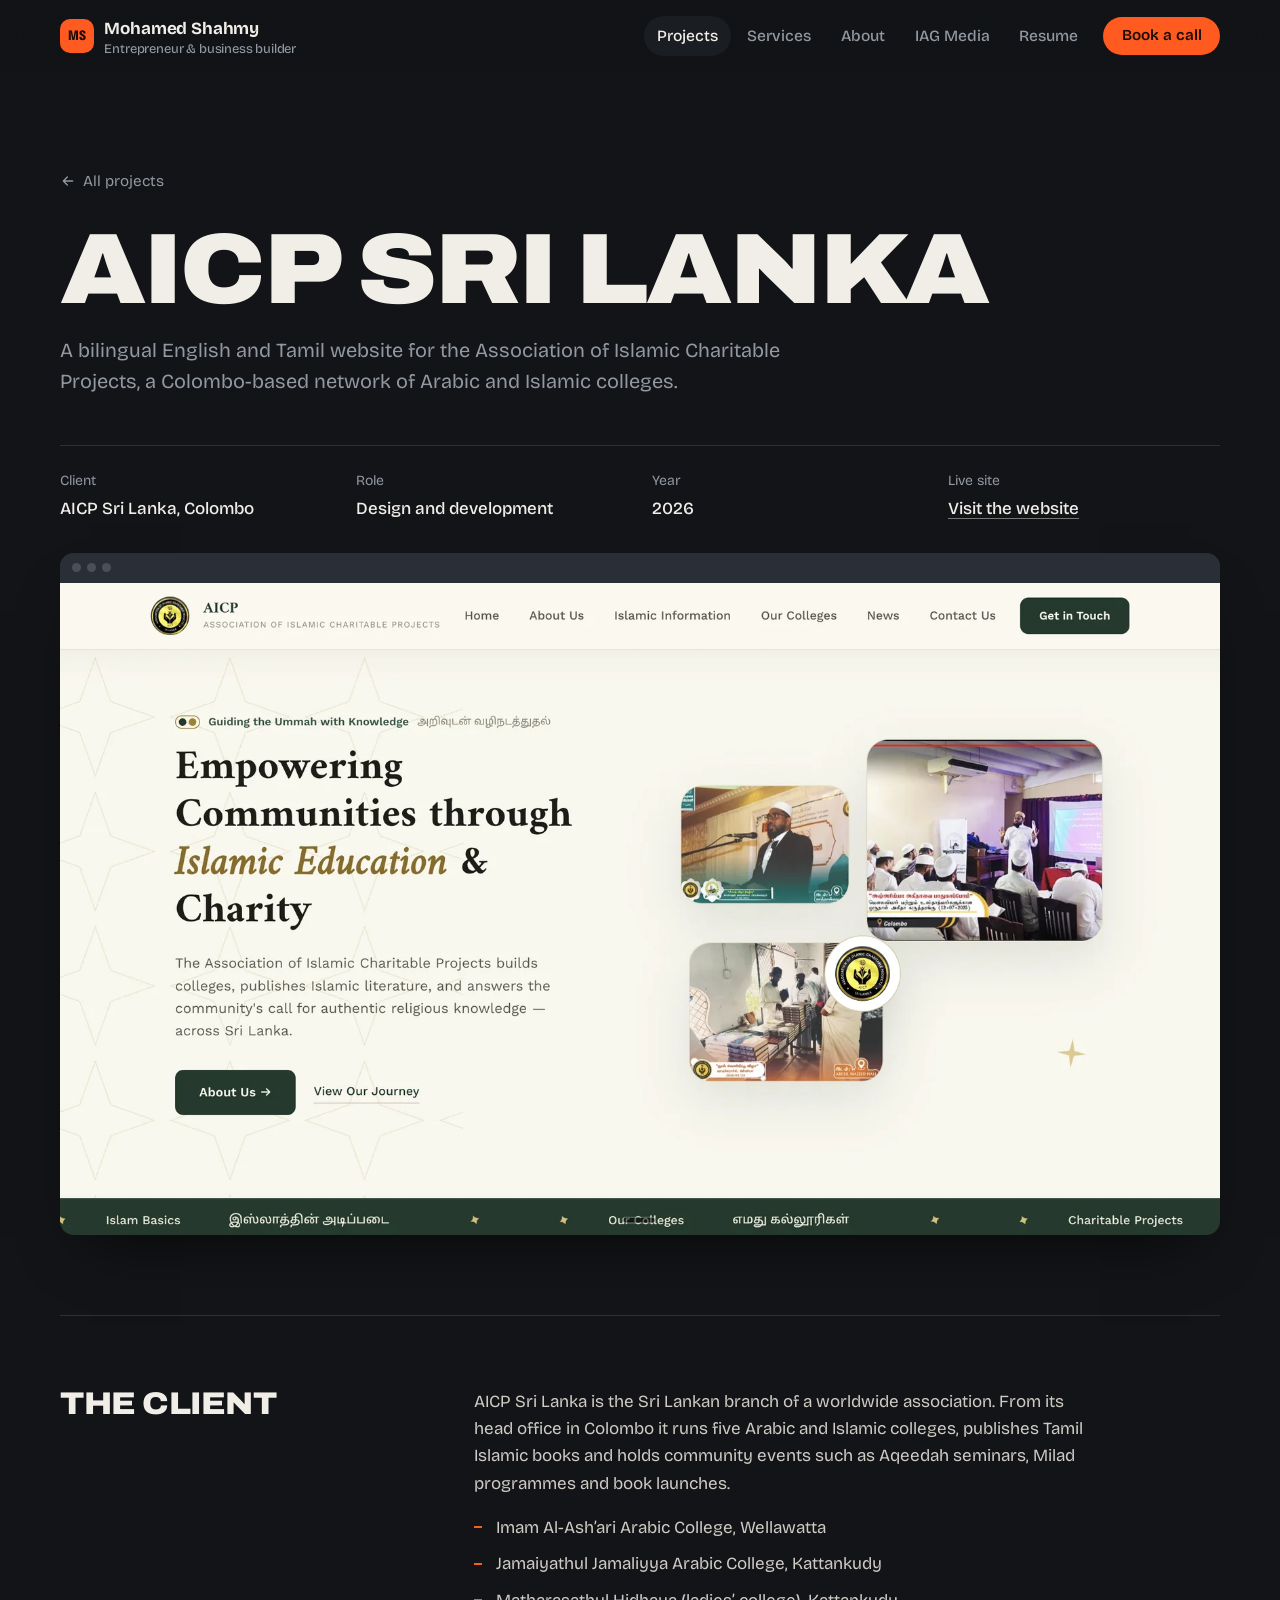
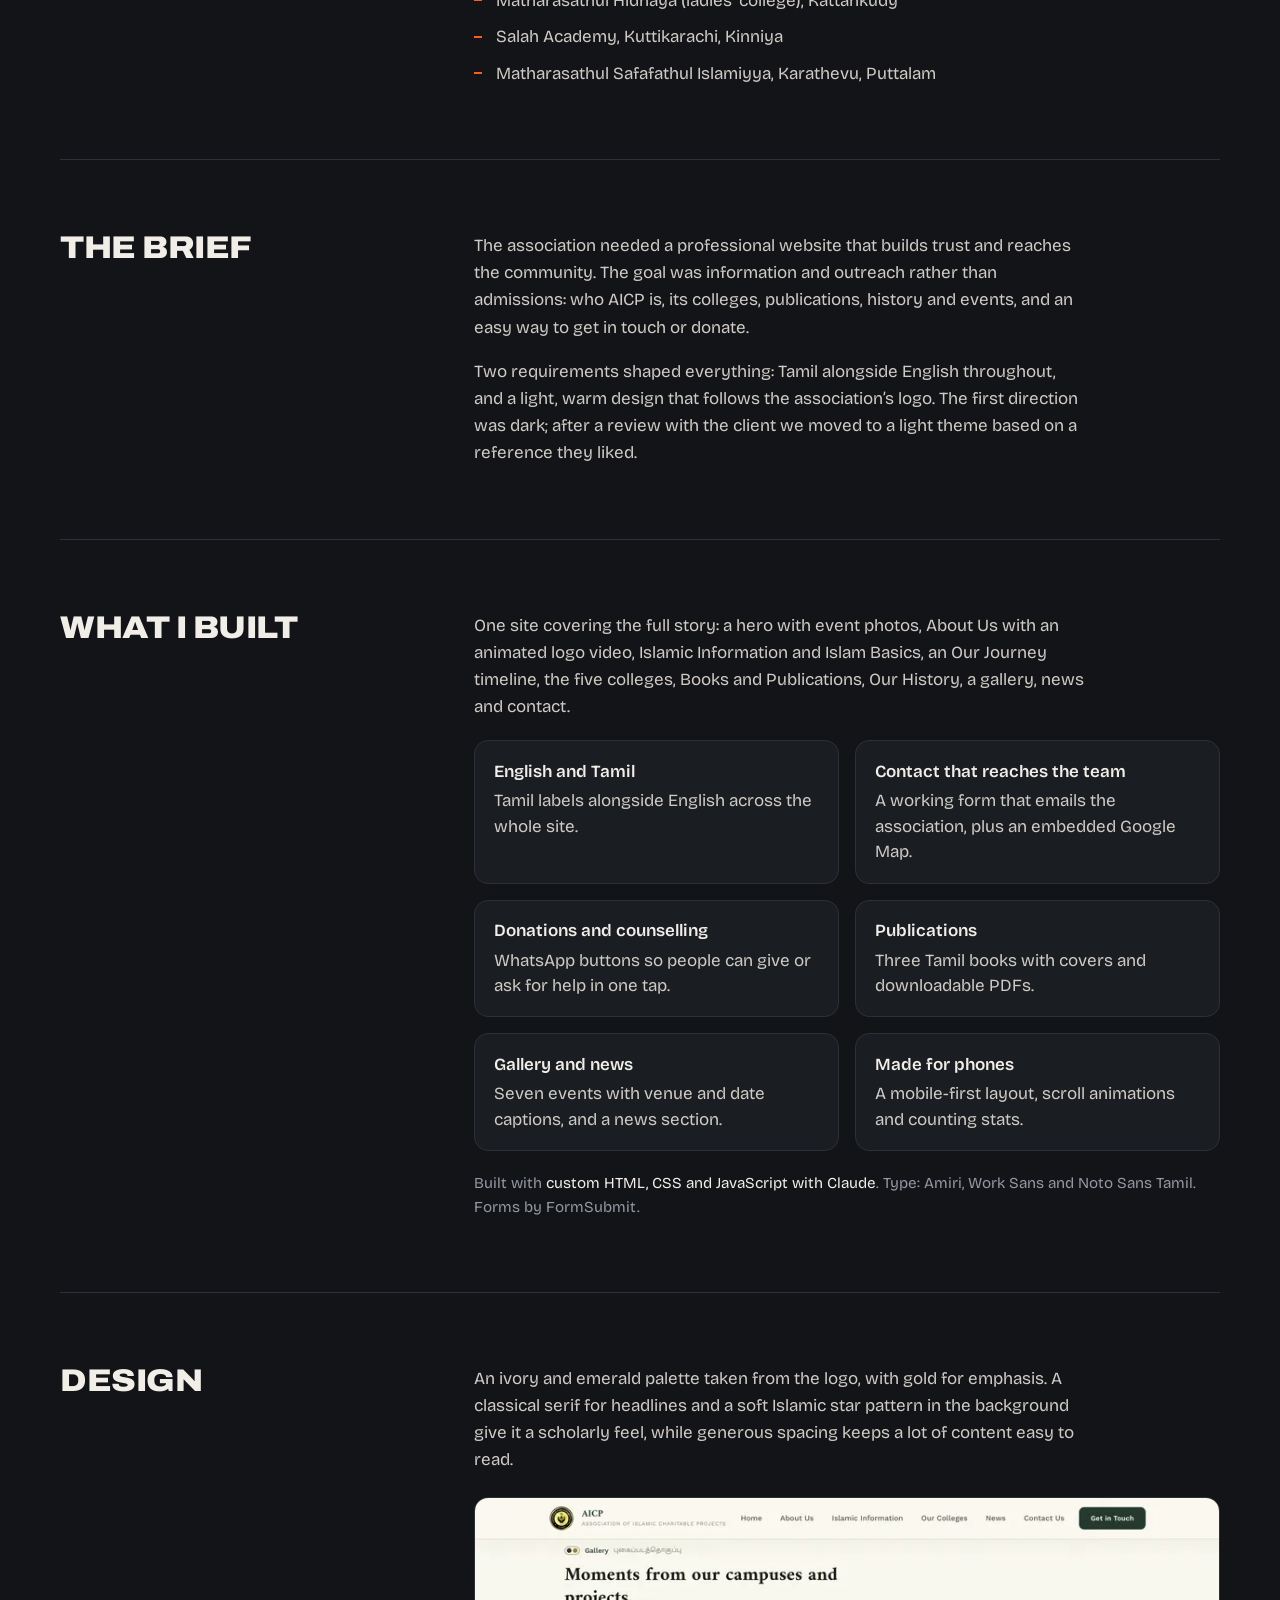
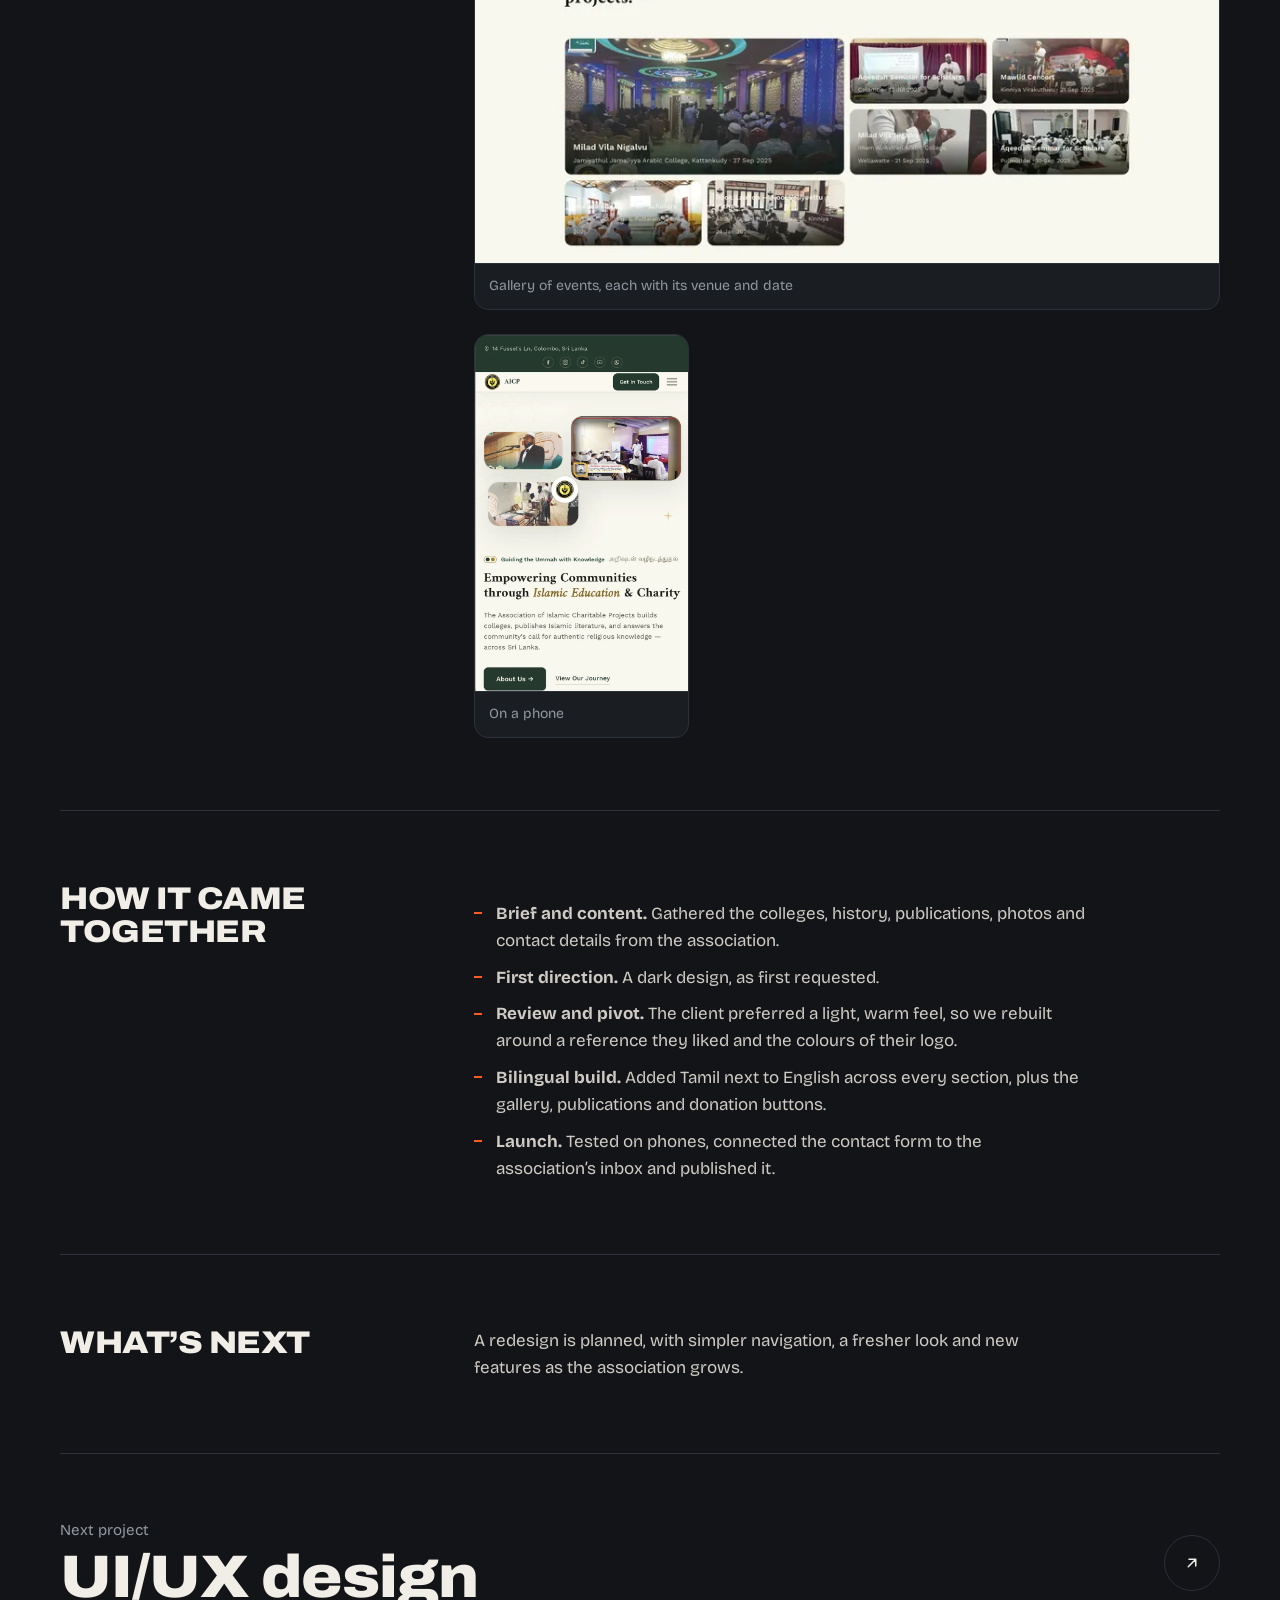
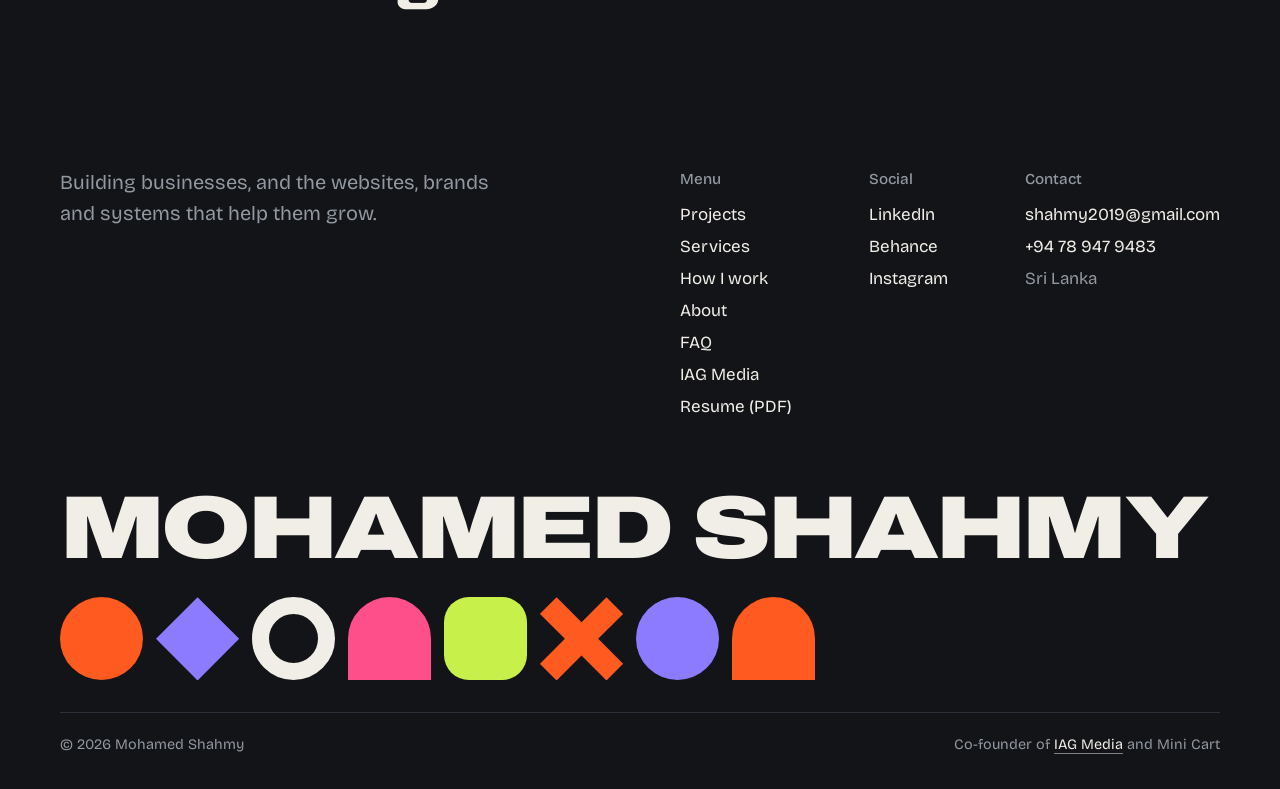
<file: aicp.html>
<!doctype html>
<html lang="en">
<head>
<meta charset="utf-8">
<meta name="viewport" content="width=device-width, initial-scale=1">
<title>AICP Sri Lanka: Bilingual Website Case Study | Mohamed Shahmy</title>
<meta name="description" content="AICP Sri Lanka case study: a bilingual English and Tamil website for a network of Arabic and Islamic colleges in Sri Lanka.">
<meta name="author" content="Mohamed Shahmy">
<meta name="robots" content="index, follow, max-image-preview:large">
<link rel="canonical" href="https://mohamedshahmy.com/aicp">
<meta name="theme-color" content="#121417">
<meta property="og:type" content="website">
<meta property="og:site_name" content="Mohamed Shahmy">
<meta property="og:locale" content="en_GB">
<meta property="og:title" content="AICP Sri Lanka: Bilingual Website Case Study | Mohamed Shahmy">
<meta property="og:description" content="AICP Sri Lanka case study: a bilingual English and Tamil website for a network of Arabic and Islamic colleges in Sri Lanka.">
<meta property="og:url" content="https://mohamedshahmy.com/aicp">
<meta property="og:image" content="https://mohamedshahmy.com/assets/img/aicp-home.webp">
<meta name="twitter:card" content="summary_large_image">
<meta name="twitter:title" content="AICP Sri Lanka: Bilingual Website Case Study | Mohamed Shahmy">
<meta name="twitter:description" content="AICP Sri Lanka case study: a bilingual English and Tamil website for a network of Arabic and Islamic colleges in Sri Lanka.">
<meta name="twitter:image" content="https://mohamedshahmy.com/assets/img/aicp-home.webp">
<link rel="icon" href="/assets/favicon.svg" type="image/svg+xml">
<link rel="apple-touch-icon" href="/assets/apple-touch-icon.png">
<link rel="preload" href="/assets/fonts/bricolage-grotesque.woff2" as="font" type="font/woff2" crossorigin>
<link rel="preload" href="/assets/fonts/archivo.woff2" as="font" type="font/woff2" crossorigin>
<link rel="stylesheet" href="/assets/site.css?v=e92a10d0">
<script>document.documentElement.classList.add("js")</script>
<script type="application/ld+json">{"@context": "https://schema.org", "@graph": [{"@type": "CreativeWork", "name": "AICP Sri Lanka", "headline": "AICP Sri Lanka: Bilingual Website Case Study | Mohamed Shahmy", "description": "AICP Sri Lanka case study: a bilingual English and Tamil website for a network of Arabic and Islamic colleges in Sri Lanka.", "url": "https://mohamedshahmy.com/aicp", "image": "https://mohamedshahmy.com/assets/img/aicp-home.webp", "author": {"@id": "https://mohamedshahmy.com/#person"}, "creator": {"@id": "https://mohamedshahmy.com/#person"}}, {"@type": "BreadcrumbList", "itemListElement": [{"@type": "ListItem", "position": 1, "name": "Home", "item": "https://mohamedshahmy.com/"}, {"@type": "ListItem", "position": 2, "name": "Projects", "item": "https://mohamedshahmy.com/projects"}, {"@type": "ListItem", "position": 3, "name": "AICP Sri Lanka", "item": "https://mohamedshahmy.com/aicp"}]}]}</script>
<script async src="https://www.googletagmanager.com/gtag/js?id=G-2MVM7VKYSH"></script>
<script>window.dataLayer=window.dataLayer||[];function gtag(){dataLayer.push(arguments);}gtag('js',new Date());gtag('config','G-2MVM7VKYSH');</script>
</head>
<body>
<a class="skip" href="#main">Skip to content</a>

<header class="nav">
  <div class="wrap nav-inner">
    <a class="brand" href="/"><span class="brand-mark" aria-hidden="true">MS</span><span>Mohamed Shahmy<small>Entrepreneur &amp; business builder</small></span></a>
    <button class="nav-toggle" type="button" aria-expanded="false" aria-controls="nav-links" aria-label="Open menu"><svg viewBox="0 0 24 24" fill="none" stroke="currentColor" stroke-width="2" stroke-linecap="round" aria-hidden="true"><path d="M4 8h16M4 16h16"/></svg></button>
    <nav class="nav-links" id="nav-links" aria-label="Main"><a href="/projects" aria-current="page">Projects</a><a href="/#services">Services</a><a href="/#about">About</a><a href="/iagmedia">IAG Media</a><a href="/assets/Mohamed-Shahmy-CV.pdf">Resume</a><a class="btn btn-signal" href="https://cal.com/shahmy-sabeer-rnyuyk/30min" target="_blank" rel="noopener">Book a call</a></nav>
  </div>
</header>

<main id="main">
<section class="page-head" style="padding-bottom:0">
  <div class="wrap reveal">
    <a class="back" href="/projects"><svg viewBox="0 0 24 24" fill="none" stroke="currentColor" stroke-width="2" stroke-linecap="round" stroke-linejoin="round" aria-hidden="true"><path d="M19 12H5M11 18l-6-6 6-6"/></svg>All projects</a>
    <h1 class="display">AICP Sri Lanka</h1>
    <p class="lede">A bilingual English and Tamil website for the Association of Islamic Charitable Projects, a Colombo-based network of Arabic and Islamic colleges.</p>
    <dl class="facts"><div><dt>Client</dt><dd>AICP Sri Lanka, Colombo</dd></div><div><dt>Role</dt><dd>Design and development</dd></div><div><dt>Year</dt><dd>2026</dd></div><div><dt>Live site</dt><dd><a class="link" href="https://islamic-college-website.vercel.app/" target="_blank" rel="noopener">Visit the website</a></dd></div></dl>
  </div>
</section>
<div class="wrap cover">
  <div class="frame"><div class="frame-bar" aria-hidden="true"><i></i><i></i><i></i></div>
    <div class="frame-media media-top"><img src="/assets/img/aicp-home.webp" width="1800" height="963" srcset="/assets/img/md/aicp-home.webp 800w, /assets/img/aicp-home.webp 1800w" sizes="(max-width: 1240px) 94vw, 1160px" alt="AICP Sri Lanka project cover" fetchpriority="high"></div></div>
</div>

<div class="wrap" style="margin-top:clamp(3rem,7vw,5rem)"><section class="chapter" aria-label="The client"><h2>The client</h2><div><div class="prose"><p>AICP Sri Lanka is the Sri Lankan branch of a worldwide association. From its head office in Colombo it runs five Arabic and Islamic colleges, publishes Tamil Islamic books and holds community events such as Aqeedah seminars, Milad programmes and book launches.</p><ul><li>Imam Al-Ash’ari Arabic College, Wellawatta</li><li>Jamaiyathul Jamaliyya Arabic College, Kattankudy</li><li>Matharasathul Hidhaya (ladies’ college), Kattankudy</li><li>Salah Academy, Kuttikarachi, Kinniya</li><li>Matharasathul Safafathul Islamiyya, Karathevu, Puttalam</li></ul></div></div></section><section class="chapter" aria-label="The brief"><h2>The brief</h2><div><div class="prose"><p>The association needed a professional website that builds trust and reaches the community. The goal was information and outreach rather than admissions: who AICP is, its colleges, publications, history and events, and an easy way to get in touch or donate.</p><p>Two requirements shaped everything: Tamil alongside English throughout, and a light, warm design that follows the association’s logo. The first direction was dark; after a review with the client we moved to a light theme based on a reference they liked.</p></div></div></section><section class="chapter" aria-label="What I built"><h2>What I built</h2><div><div class="prose"><p>One site covering the full story: a hero with event photos, About Us with an animated logo video, Islamic Information and Islam Basics, an Our Journey timeline, the five colleges, Books and Publications, Our History, a gallery, news and contact.</p></div><ul class="feature-list"><li><b>English and Tamil</b>Tamil labels alongside English across the whole site.</li><li><b>Contact that reaches the team</b>A working form that emails the association, plus an embedded Google Map.</li><li><b>Donations and counselling</b>WhatsApp buttons so people can give or ask for help in one tap.</li><li><b>Publications</b>Three Tamil books with covers and downloadable PDFs.</li><li><b>Gallery and news</b>Seven events with venue and date captions, and a news section.</li><li><b>Made for phones</b>A mobile-first layout, scroll animations and counting stats.</li></ul><p class="built">Built with <span>custom HTML, CSS and JavaScript with Claude</span>. Type: Amiri, Work Sans and Noto Sans Tamil. Forms by FormSubmit.</p></div></section><section class="chapter" aria-label="Design"><h2>Design</h2><div><div class="prose"><p>An ivory and emerald palette taken from the logo, with gold for emphasis. A classical serif for headlines and a soft Islamic star pattern in the background give it a scholarly feel, while generous spacing keeps a lot of content easy to read.</p></div><div class="gallery natural"><figure class="wide"><img src="/assets/img/aicp-gallery.webp" width="1800" height="881" srcset="/assets/img/md/aicp-gallery.webp 800w, /assets/img/aicp-gallery.webp 1800w" sizes="(max-width: 760px) 92vw, 760px" alt="Gallery of events, each with its venue and date" loading="lazy" decoding="async"><figcaption>Gallery of events, each with its venue and date</figcaption></figure></div><div class="gallery natural" style="grid-template-columns:minmax(0,.42fr) minmax(0,1fr)"><figure><img src="/assets/img/aicp-mobile.webp" width="700" height="1173" alt="The AICP homepage on a phone" loading="lazy" decoding="async"><figcaption>On a phone</figcaption></figure></div></div></section><section class="chapter" aria-label="How it came together"><h2>How it came together</h2><div><div class="prose"><ul><li><b>Brief and content.</b> Gathered the colleges, history, publications, photos and contact details from the association.</li><li><b>First direction.</b> A dark design, as first requested.</li><li><b>Review and pivot.</b> The client preferred a light, warm feel, so we rebuilt around a reference they liked and the colours of their logo.</li><li><b>Bilingual build.</b> Added Tamil next to English across every section, plus the gallery, publications and donation buttons.</li><li><b>Launch.</b> Tested on phones, connected the contact form to the association’s inbox and published it.</li></ul></div></div></section><section class="chapter" aria-label="What’s next"><h2>What’s next</h2><div><div class="prose"><p>A redesign is planned, with simpler navigation, a fresher look and new features as the association grows.</p></div></div></section>
  <a class="next" href="/uiux"><div><small>Next project</small><span class="h2">UI/UX design</span></div><span class="work-go" aria-hidden="true"><svg viewBox="0 0 24 24" fill="none" stroke="currentColor" stroke-width="2" stroke-linecap="round" stroke-linejoin="round" aria-hidden="true"><path d="M7 17 17 7M8 7h9v9"/></svg></span></a>
</div>
</main>
<footer class="bigfoot">
  <div class="wrap">
    <div class="bigfoot-cols">
      <p class="lede" style="max-width:22em">Building businesses, and the websites, brands and systems that help them grow.</p>
      <div style="display:flex;gap:clamp(2rem,6vw,5rem);flex-wrap:wrap">
        <div><h3>Menu</h3><ul><li><a href="/projects">Projects</a></li><li><a href="/#services">Services</a></li><li><a href="/#process">How I work</a></li><li><a href="/#about">About</a></li><li><a href="/#faq">FAQ</a></li><li><a href="/iagmedia">IAG Media</a></li><li><a href="/assets/Mohamed-Shahmy-CV.pdf">Resume (PDF)</a></li></ul></div>
        <div><h3>Social</h3><ul><li><a href="https://www.linkedin.com/in/mohamedshahmy/" target="_blank" rel="noopener">LinkedIn</a></li><li><a href="https://www.behance.net/shahmy2019" target="_blank" rel="noopener">Behance</a></li><li><a href="https://www.instagram.com/__.shahmy.__/" target="_blank" rel="noopener">Instagram</a></li></ul></div>
        <div><h3>Contact</h3><ul><li><a href="mailto:shahmy2019@gmail.com">shahmy2019@gmail.com</a></li><li><a href="https://wa.me/94789479483" target="_blank" rel="noopener">+94 78 947 9483</a></li><li class="muted">Sri Lanka</li></ul></div>
      </div>
    </div>
    <p class="bigfoot-name" data-fit aria-hidden="true">Mohamed Shahmy</p>
    <div class="shapes" aria-hidden="true"><span class="s-c"></span><span class="s-l"></span><span class="s-r"></span><span class="s-p"></span><span class="s-g"></span><span class="s-x"></span><span class="s-c" style="background:var(--pop-lilac)"></span><span class="s-p" style="background:var(--signal)"></span></div>
    <div class="bigfoot-base"><span>&copy; <span data-year>2026</span> Mohamed Shahmy</span><span>Co-founder of <a class="link" href="/iagmedia">IAG Media</a> and Mini Cart</span></div>
  </div>
</footer>
<script src="/assets/site.js?v=73d632f2" defer></script>
</body>
</html>
</file>
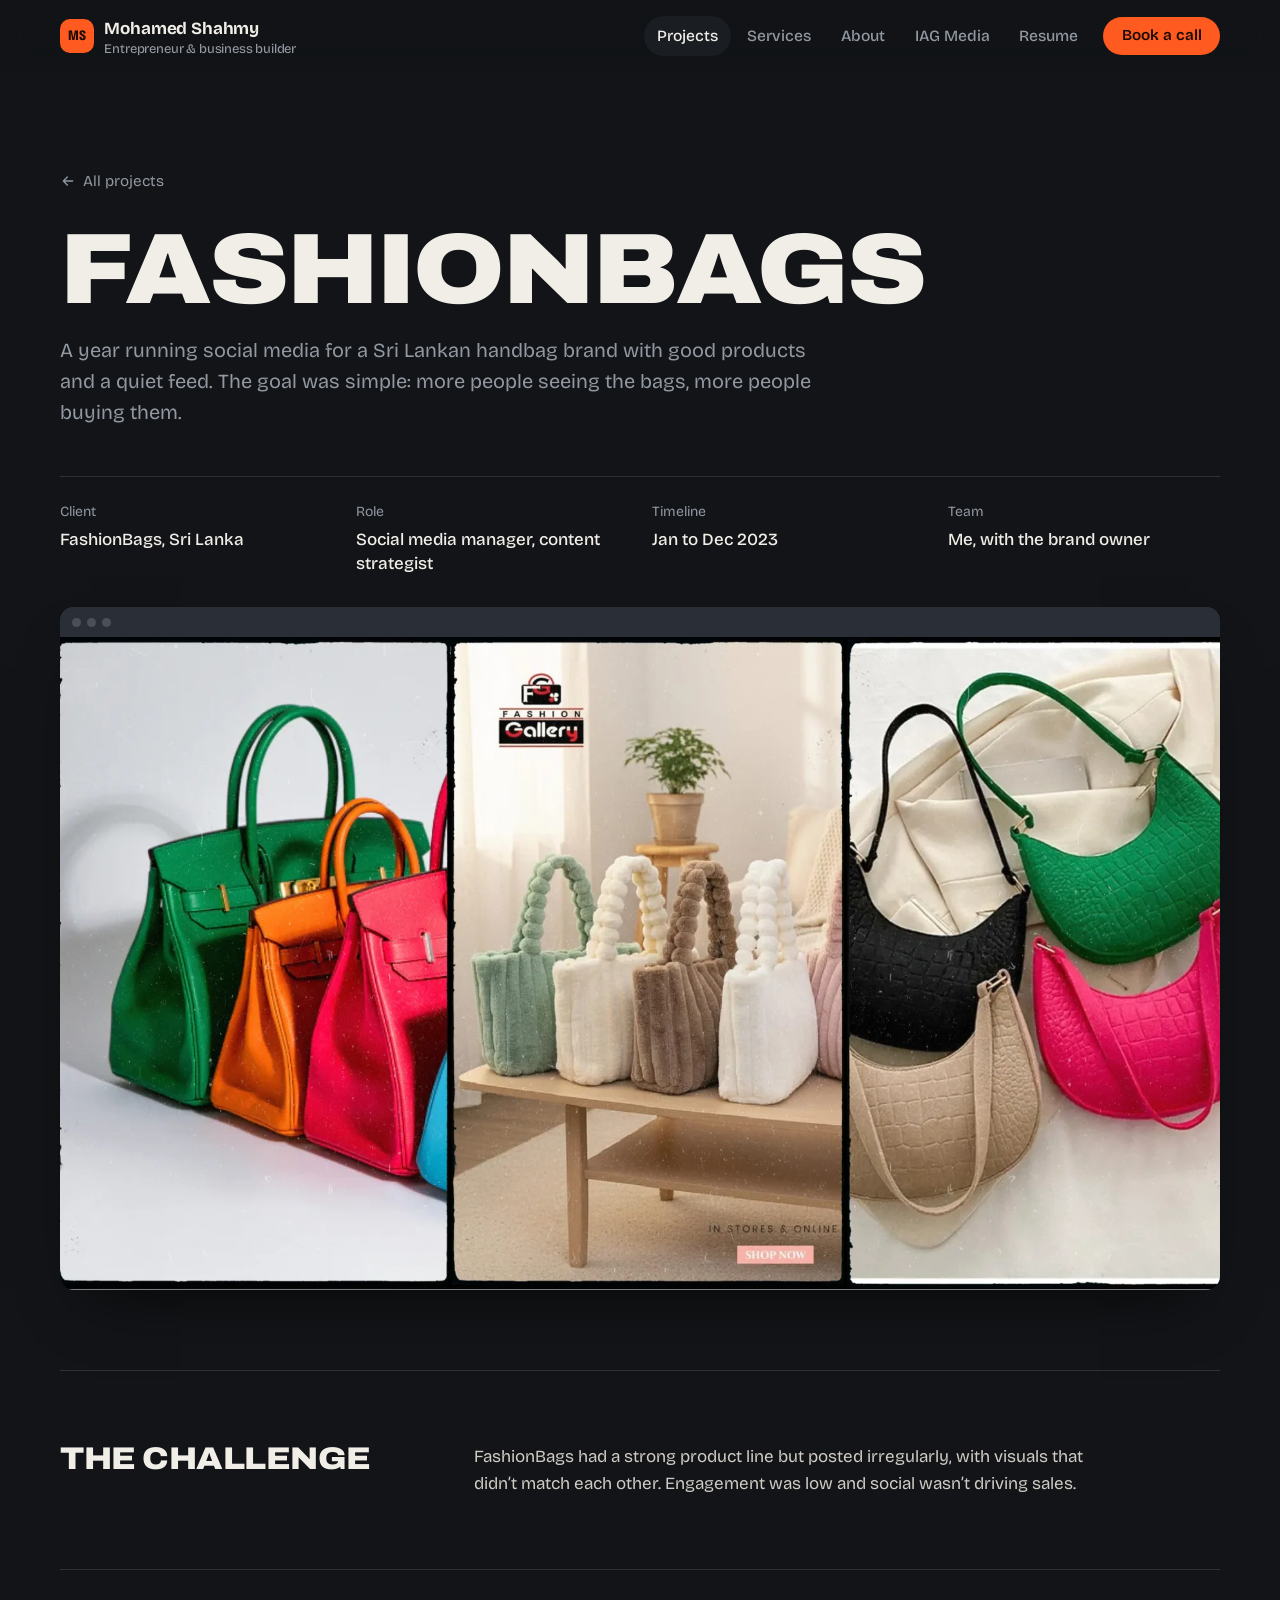
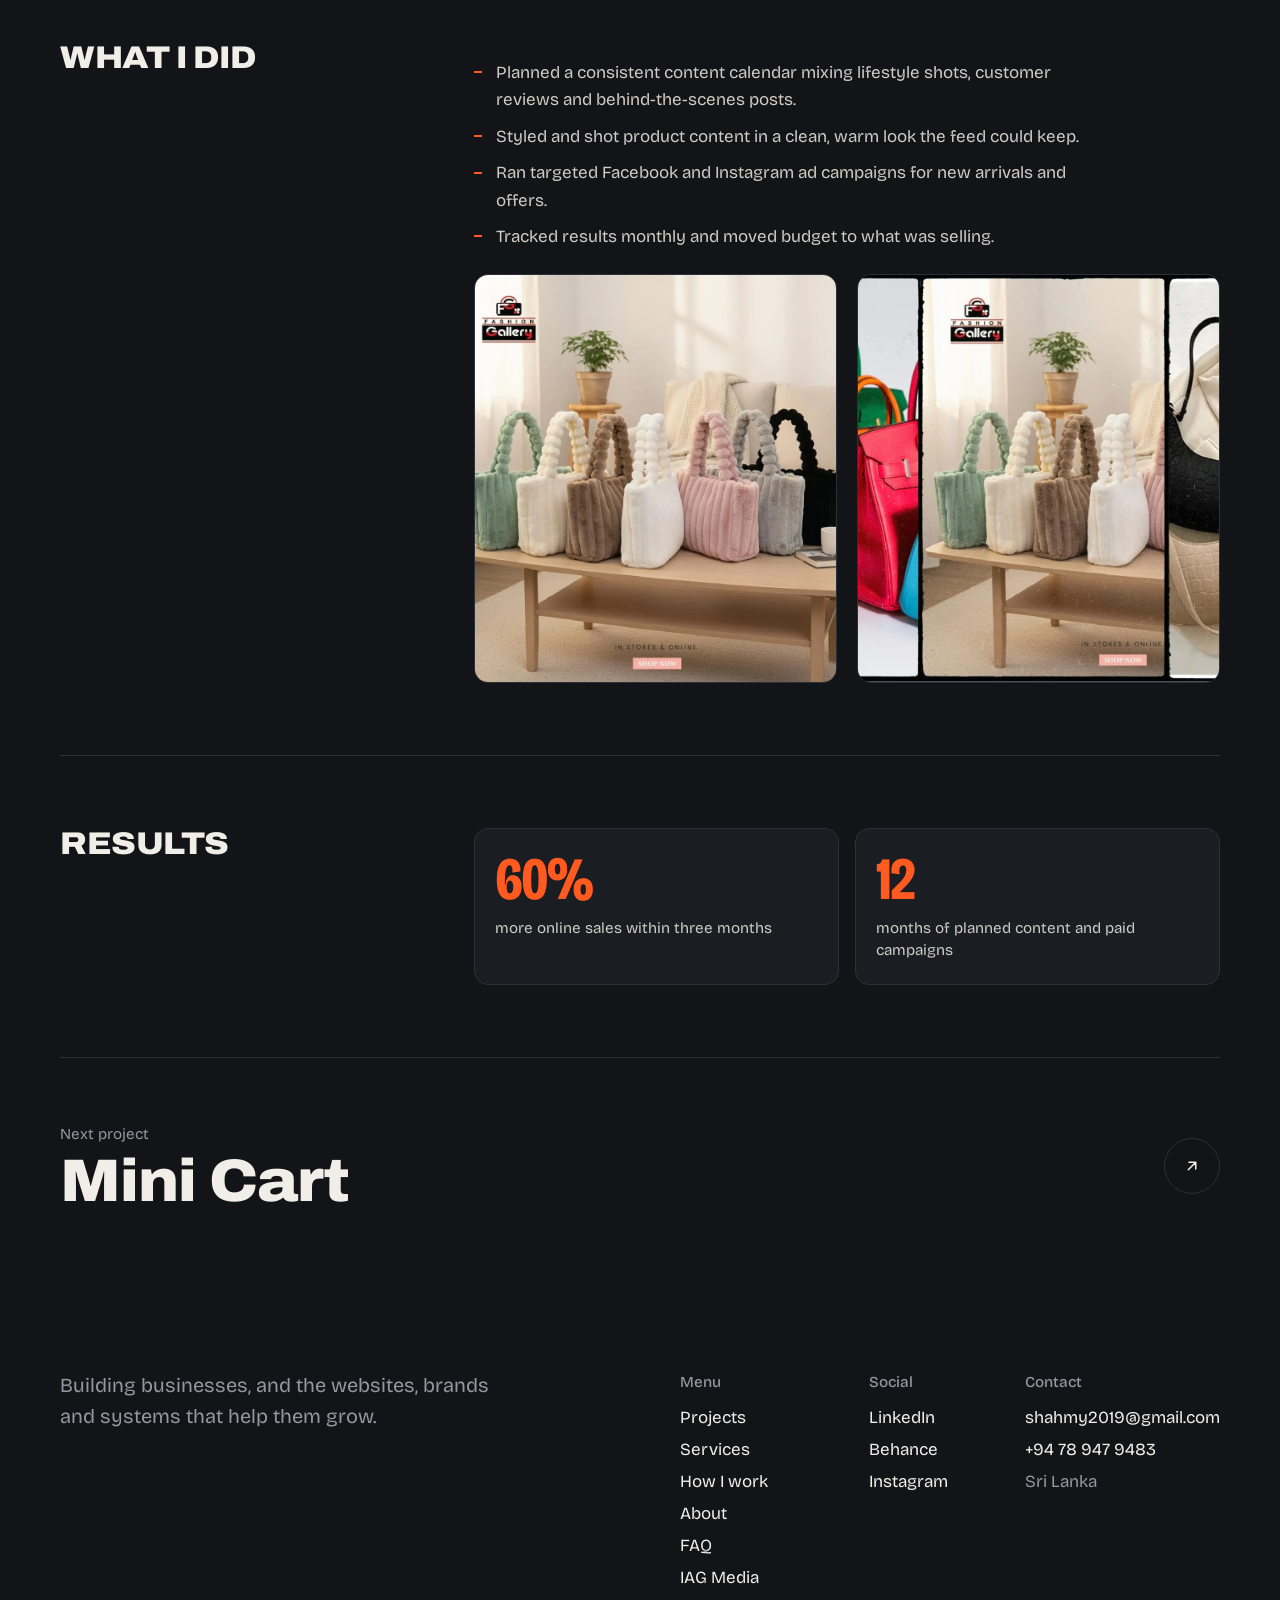
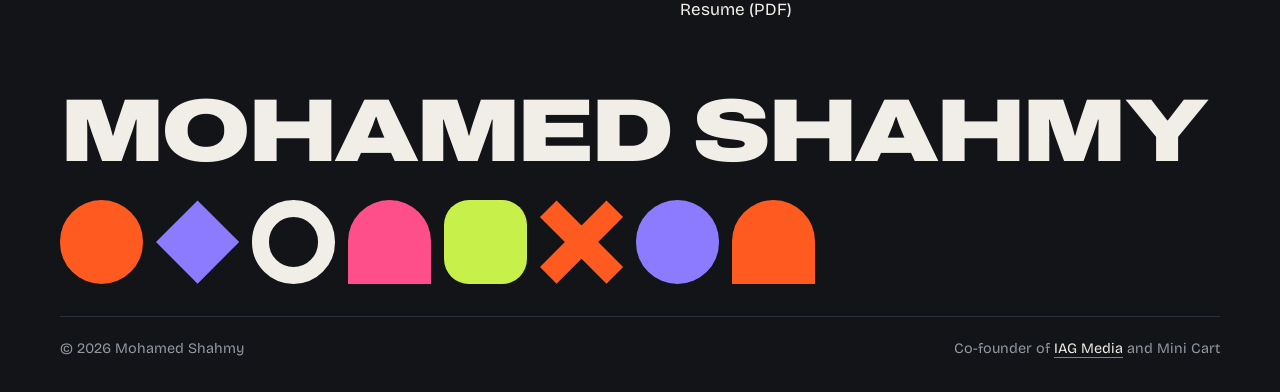
<file: fashionbags.html>
<!doctype html>
<html lang="en">
<head>
<meta charset="utf-8">
<meta name="viewport" content="width=device-width, initial-scale=1">
<title>FashionBags: Social Media Marketing Case Study | Mohamed Shahmy</title>
<meta name="description" content="FashionBags case study: social strategy and content that lifted online sales 60% in three months.">
<meta name="author" content="Mohamed Shahmy">
<meta name="robots" content="index, follow, max-image-preview:large">
<link rel="canonical" href="https://mohamedshahmy.com/fashionbags">
<meta name="theme-color" content="#121417">
<meta property="og:type" content="website">
<meta property="og:site_name" content="Mohamed Shahmy">
<meta property="og:locale" content="en_GB">
<meta property="og:title" content="FashionBags: Social Media Marketing Case Study | Mohamed Shahmy">
<meta property="og:description" content="FashionBags case study: social strategy and content that lifted online sales 60% in three months.">
<meta property="og:url" content="https://mohamedshahmy.com/fashionbags">
<meta property="og:image" content="https://mohamedshahmy.com/assets/img/fashionbags-cover.webp">
<meta name="twitter:card" content="summary_large_image">
<meta name="twitter:title" content="FashionBags: Social Media Marketing Case Study | Mohamed Shahmy">
<meta name="twitter:description" content="FashionBags case study: social strategy and content that lifted online sales 60% in three months.">
<meta name="twitter:image" content="https://mohamedshahmy.com/assets/img/fashionbags-cover.webp">
<link rel="icon" href="/assets/favicon.svg" type="image/svg+xml">
<link rel="apple-touch-icon" href="/assets/apple-touch-icon.png">
<link rel="preload" href="/assets/fonts/bricolage-grotesque.woff2" as="font" type="font/woff2" crossorigin>
<link rel="preload" href="/assets/fonts/archivo.woff2" as="font" type="font/woff2" crossorigin>
<link rel="stylesheet" href="/assets/site.css?v=e92a10d0">
<script>document.documentElement.classList.add("js")</script>
<script type="application/ld+json">{"@context": "https://schema.org", "@graph": [{"@type": "CreativeWork", "name": "FashionBags", "headline": "FashionBags: Social Media Marketing Case Study | Mohamed Shahmy", "description": "FashionBags case study: social strategy and content that lifted online sales 60% in three months.", "url": "https://mohamedshahmy.com/fashionbags", "image": "https://mohamedshahmy.com/assets/img/fashionbags-cover.webp", "author": {"@id": "https://mohamedshahmy.com/#person"}, "creator": {"@id": "https://mohamedshahmy.com/#person"}}, {"@type": "BreadcrumbList", "itemListElement": [{"@type": "ListItem", "position": 1, "name": "Home", "item": "https://mohamedshahmy.com/"}, {"@type": "ListItem", "position": 2, "name": "Projects", "item": "https://mohamedshahmy.com/projects"}, {"@type": "ListItem", "position": 3, "name": "FashionBags", "item": "https://mohamedshahmy.com/fashionbags"}]}]}</script>
<script async src="https://www.googletagmanager.com/gtag/js?id=G-2MVM7VKYSH"></script>
<script>window.dataLayer=window.dataLayer||[];function gtag(){dataLayer.push(arguments);}gtag('js',new Date());gtag('config','G-2MVM7VKYSH');</script>
</head>
<body>
<a class="skip" href="#main">Skip to content</a>

<header class="nav">
  <div class="wrap nav-inner">
    <a class="brand" href="/"><span class="brand-mark" aria-hidden="true">MS</span><span>Mohamed Shahmy<small>Entrepreneur &amp; business builder</small></span></a>
    <button class="nav-toggle" type="button" aria-expanded="false" aria-controls="nav-links" aria-label="Open menu"><svg viewBox="0 0 24 24" fill="none" stroke="currentColor" stroke-width="2" stroke-linecap="round" aria-hidden="true"><path d="M4 8h16M4 16h16"/></svg></button>
    <nav class="nav-links" id="nav-links" aria-label="Main"><a href="/projects" aria-current="page">Projects</a><a href="/#services">Services</a><a href="/#about">About</a><a href="/iagmedia">IAG Media</a><a href="/assets/Mohamed-Shahmy-CV.pdf">Resume</a><a class="btn btn-signal" href="https://cal.com/shahmy-sabeer-rnyuyk/30min" target="_blank" rel="noopener">Book a call</a></nav>
  </div>
</header>

<main id="main">
<section class="page-head" style="padding-bottom:0">
  <div class="wrap reveal">
    <a class="back" href="/projects"><svg viewBox="0 0 24 24" fill="none" stroke="currentColor" stroke-width="2" stroke-linecap="round" stroke-linejoin="round" aria-hidden="true"><path d="M19 12H5M11 18l-6-6 6-6"/></svg>All projects</a>
    <h1 class="display">FashionBags</h1>
    <p class="lede">A year running social media for a Sri Lankan handbag brand with good products and a quiet feed. The goal was simple: more people seeing the bags, more people buying them.</p>
    <dl class="facts"><div><dt>Client</dt><dd>FashionBags, Sri Lanka</dd></div><div><dt>Role</dt><dd>Social media manager, content strategist</dd></div><div><dt>Timeline</dt><dd>Jan to Dec 2023</dd></div><div><dt>Team</dt><dd>Me, with the brand owner</dd></div></dl>
  </div>
</section>
<div class="wrap cover">
  <div class="frame"><div class="frame-bar" aria-hidden="true"><i></i><i></i><i></i></div>
    <div class="frame-media "><img src="/assets/img/fashionbags-cover.webp" width="1800" height="1012" srcset="/assets/img/md/fashionbags-cover.webp 800w, /assets/img/fashionbags-cover.webp 1800w" sizes="(max-width: 1240px) 94vw, 1160px" alt="FashionBags project cover" fetchpriority="high"></div></div>
</div>

<div class="wrap" style="margin-top:clamp(3rem,7vw,5rem)"><section class="chapter" aria-label="The challenge"><h2>The challenge</h2><div><div class="prose"><p>FashionBags had a strong product line but posted irregularly, with visuals that didn’t match each other. Engagement was low and social wasn’t driving sales.</p></div></div></section><section class="chapter" aria-label="What I did"><h2>What I did</h2><div><div class="prose"><ul><li>Planned a consistent content calendar mixing lifestyle shots, customer reviews and behind-the-scenes posts.</li><li>Styled and shot product content in a clean, warm look the feed could keep.</li><li>Ran targeted Facebook and Instagram ad campaigns for new arrivals and offers.</li><li>Tracked results monthly and moved budget to what was selling.</li></ul></div><div class="gallery"><figure class=""><img src="/assets/img/fashionbags-post.webp" width="960" height="960" alt="Product post for the plush bag collection" loading="lazy" decoding="async"><figcaption>Product post for the plush bag collection</figcaption></figure><figure class=""><img src="/assets/img/fashionbags-cover.webp" width="1800" height="1012" srcset="/assets/img/md/fashionbags-cover.webp 800w, /assets/img/fashionbags-cover.webp 1800w" sizes="(max-width: 760px) 92vw, 380px" alt="Campaign visuals" loading="lazy" decoding="async"><figcaption>Campaign visuals</figcaption></figure></div></div></section><section class="chapter" aria-label="Results"><h2>Results</h2><div><div class="results"><div class="result"><strong>60%</strong><span>more online sales within three months</span></div><div class="result"><strong>12</strong><span>months of planned content and paid campaigns</span></div></div></div></section>
  <a class="next" href="/minicart"><div><small>Next project</small><span class="h2">Mini Cart</span></div><span class="work-go" aria-hidden="true"><svg viewBox="0 0 24 24" fill="none" stroke="currentColor" stroke-width="2" stroke-linecap="round" stroke-linejoin="round" aria-hidden="true"><path d="M7 17 17 7M8 7h9v9"/></svg></span></a>
</div>
</main>
<footer class="bigfoot">
  <div class="wrap">
    <div class="bigfoot-cols">
      <p class="lede" style="max-width:22em">Building businesses, and the websites, brands and systems that help them grow.</p>
      <div style="display:flex;gap:clamp(2rem,6vw,5rem);flex-wrap:wrap">
        <div><h3>Menu</h3><ul><li><a href="/projects">Projects</a></li><li><a href="/#services">Services</a></li><li><a href="/#process">How I work</a></li><li><a href="/#about">About</a></li><li><a href="/#faq">FAQ</a></li><li><a href="/iagmedia">IAG Media</a></li><li><a href="/assets/Mohamed-Shahmy-CV.pdf">Resume (PDF)</a></li></ul></div>
        <div><h3>Social</h3><ul><li><a href="https://www.linkedin.com/in/mohamedshahmy/" target="_blank" rel="noopener">LinkedIn</a></li><li><a href="https://www.behance.net/shahmy2019" target="_blank" rel="noopener">Behance</a></li><li><a href="https://www.instagram.com/__.shahmy.__/" target="_blank" rel="noopener">Instagram</a></li></ul></div>
        <div><h3>Contact</h3><ul><li><a href="mailto:shahmy2019@gmail.com">shahmy2019@gmail.com</a></li><li><a href="https://wa.me/94789479483" target="_blank" rel="noopener">+94 78 947 9483</a></li><li class="muted">Sri Lanka</li></ul></div>
      </div>
    </div>
    <p class="bigfoot-name" data-fit aria-hidden="true">Mohamed Shahmy</p>
    <div class="shapes" aria-hidden="true"><span class="s-c"></span><span class="s-l"></span><span class="s-r"></span><span class="s-p"></span><span class="s-g"></span><span class="s-x"></span><span class="s-c" style="background:var(--pop-lilac)"></span><span class="s-p" style="background:var(--signal)"></span></div>
    <div class="bigfoot-base"><span>&copy; <span data-year>2026</span> Mohamed Shahmy</span><span>Co-founder of <a class="link" href="/iagmedia">IAG Media</a> and Mini Cart</span></div>
  </div>
</footer>
<script src="/assets/site.js?v=73d632f2" defer></script>
</body>
</html>
</file>
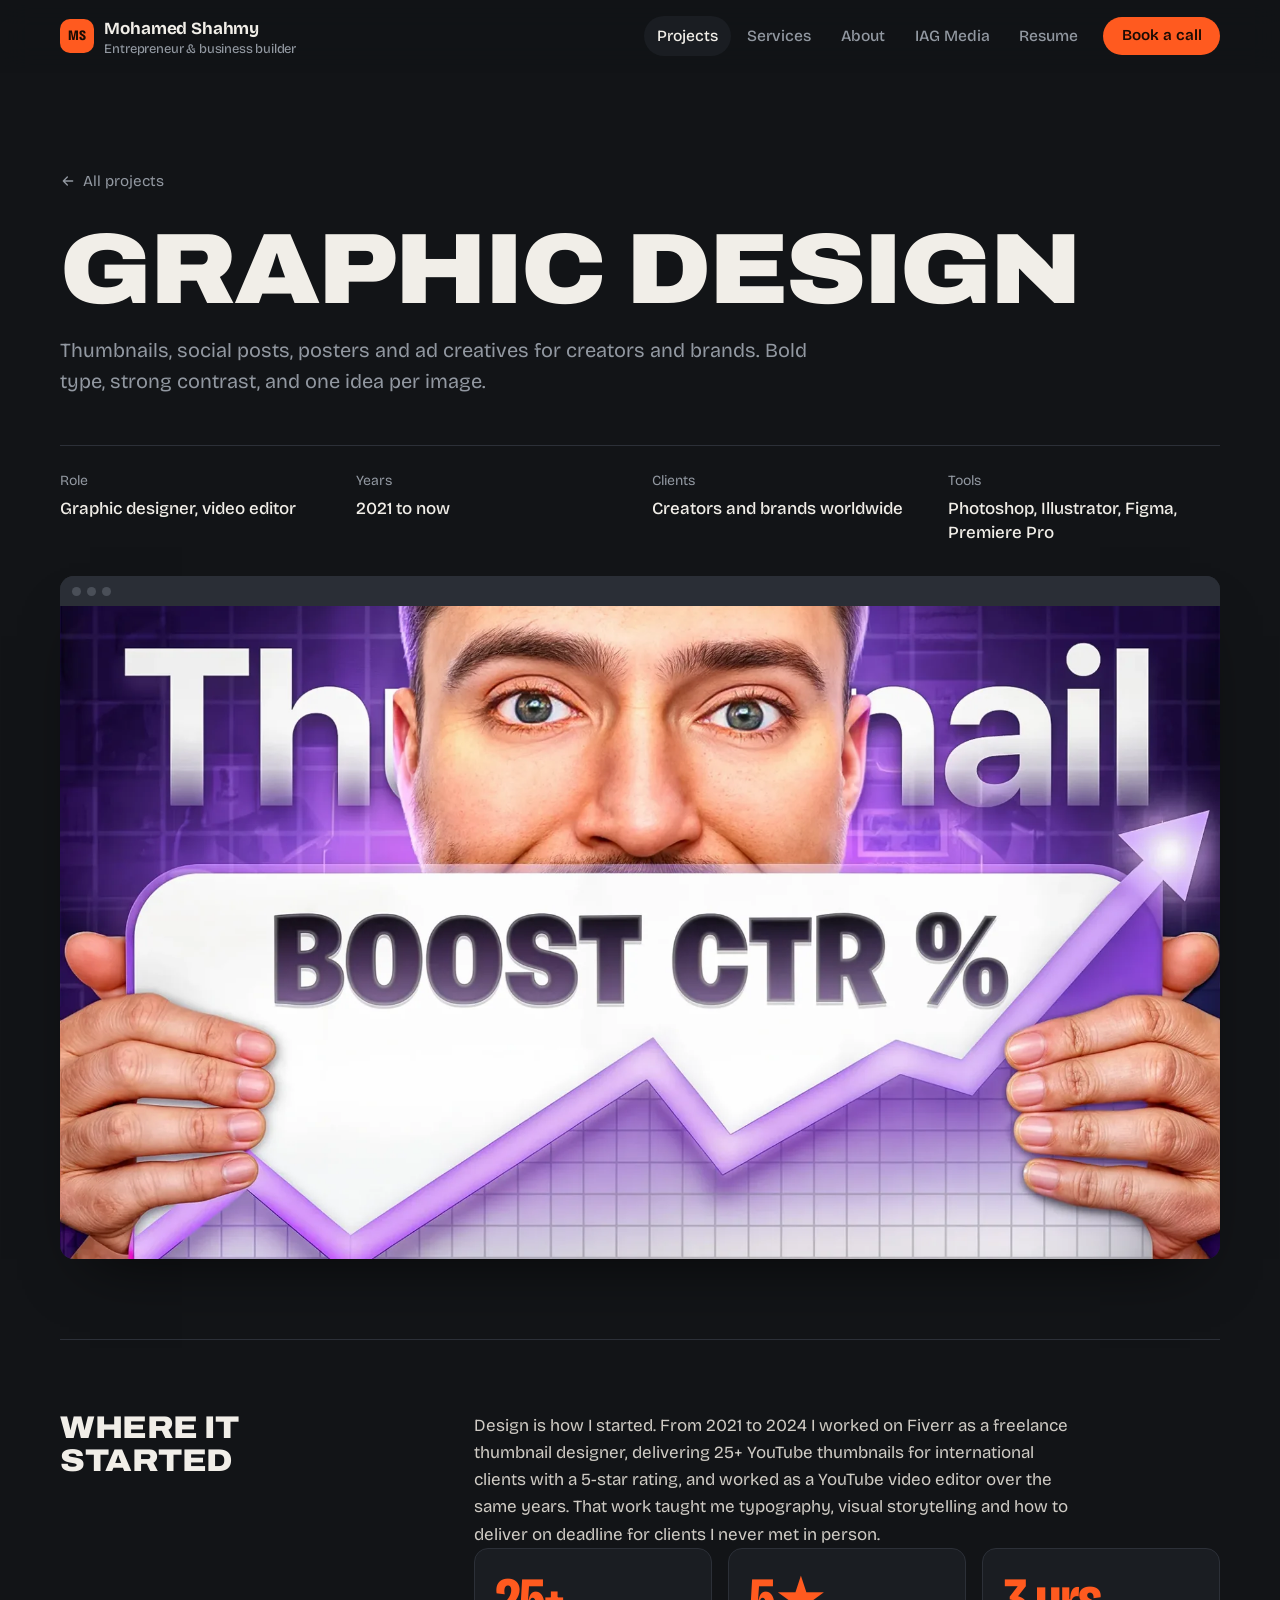
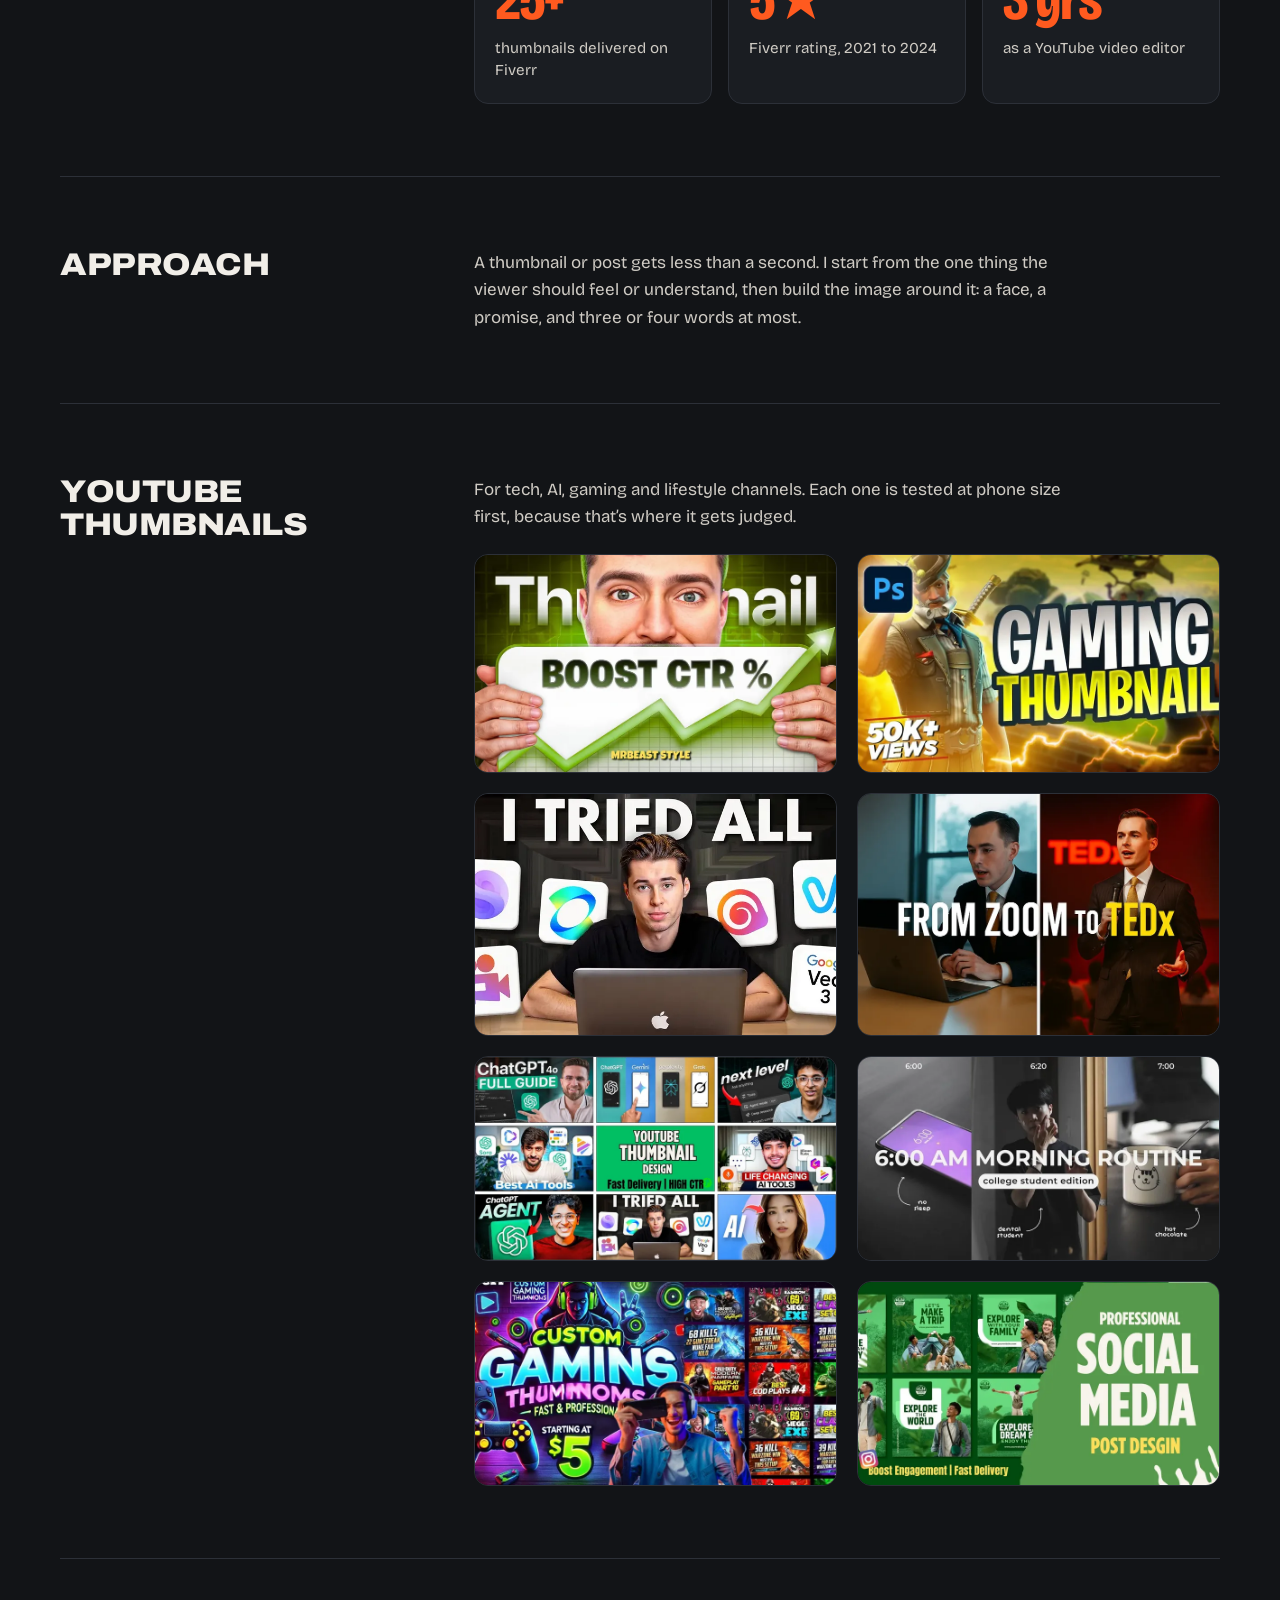
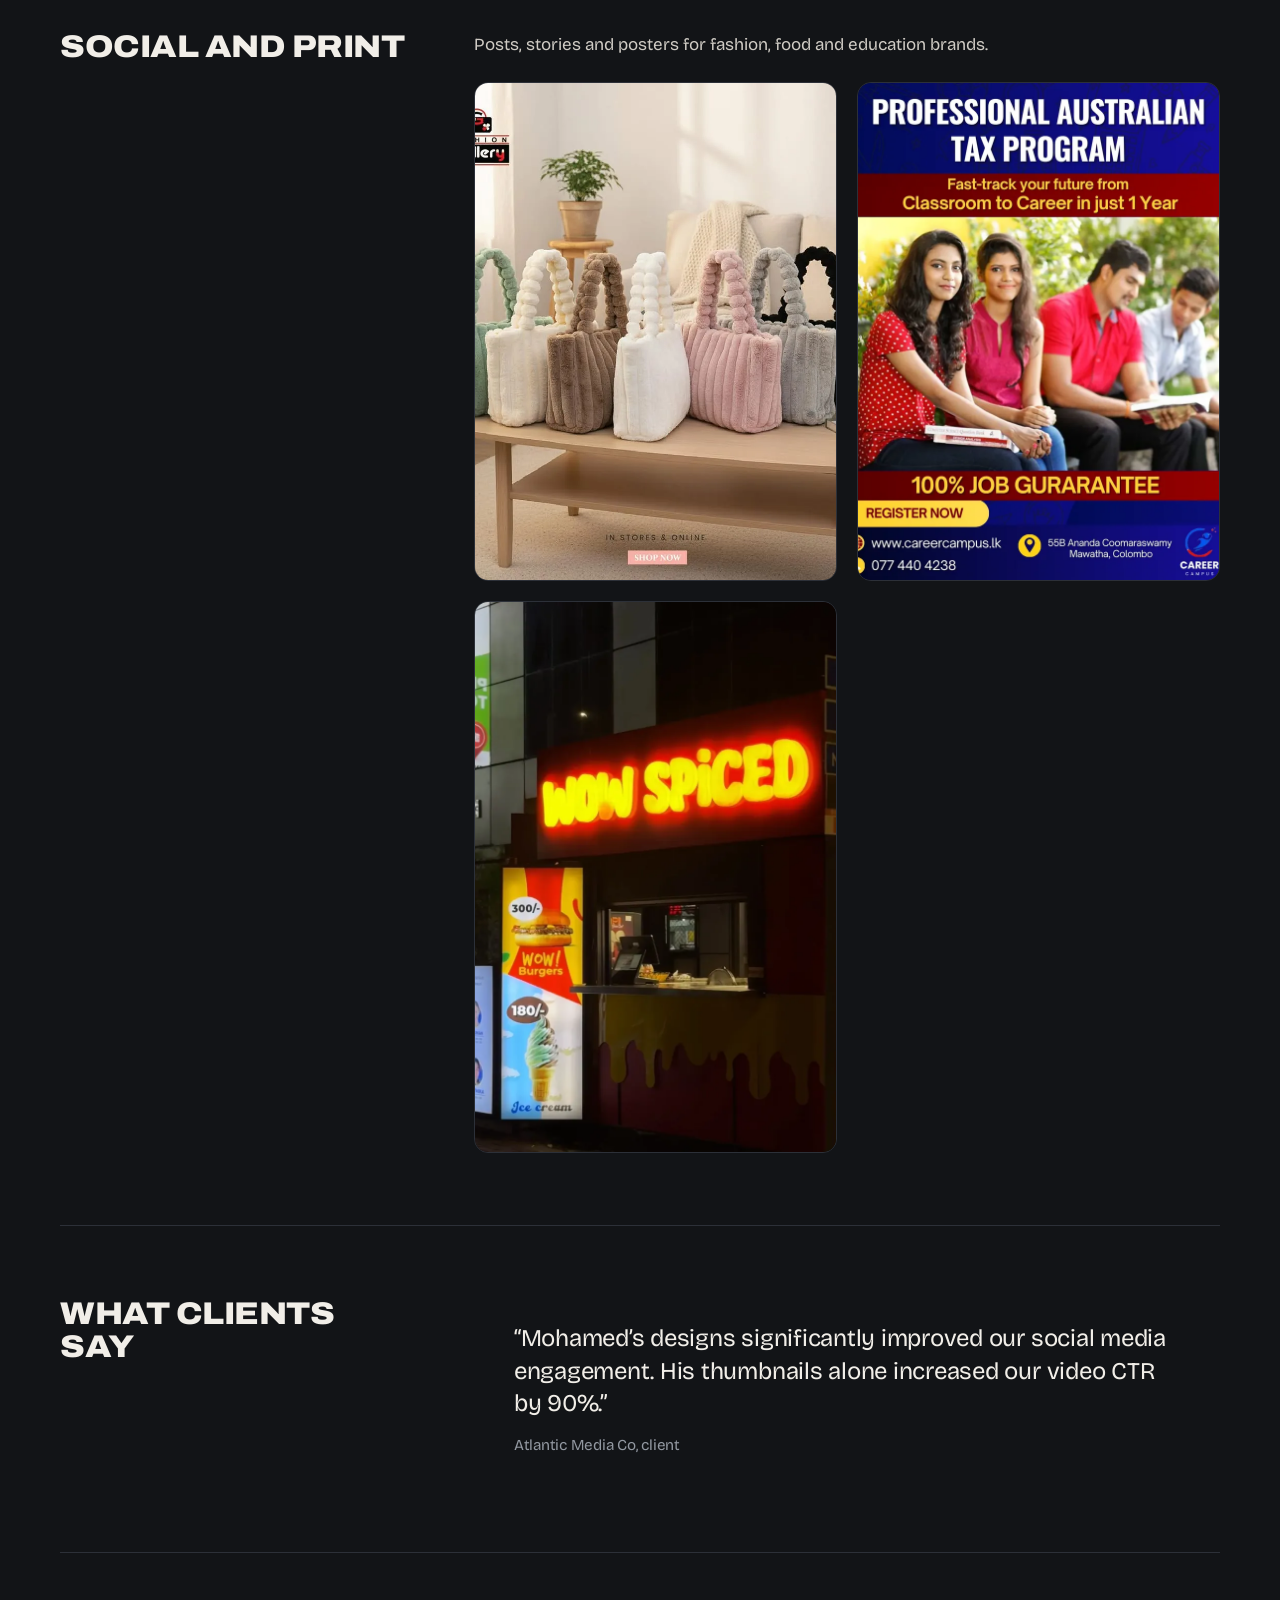
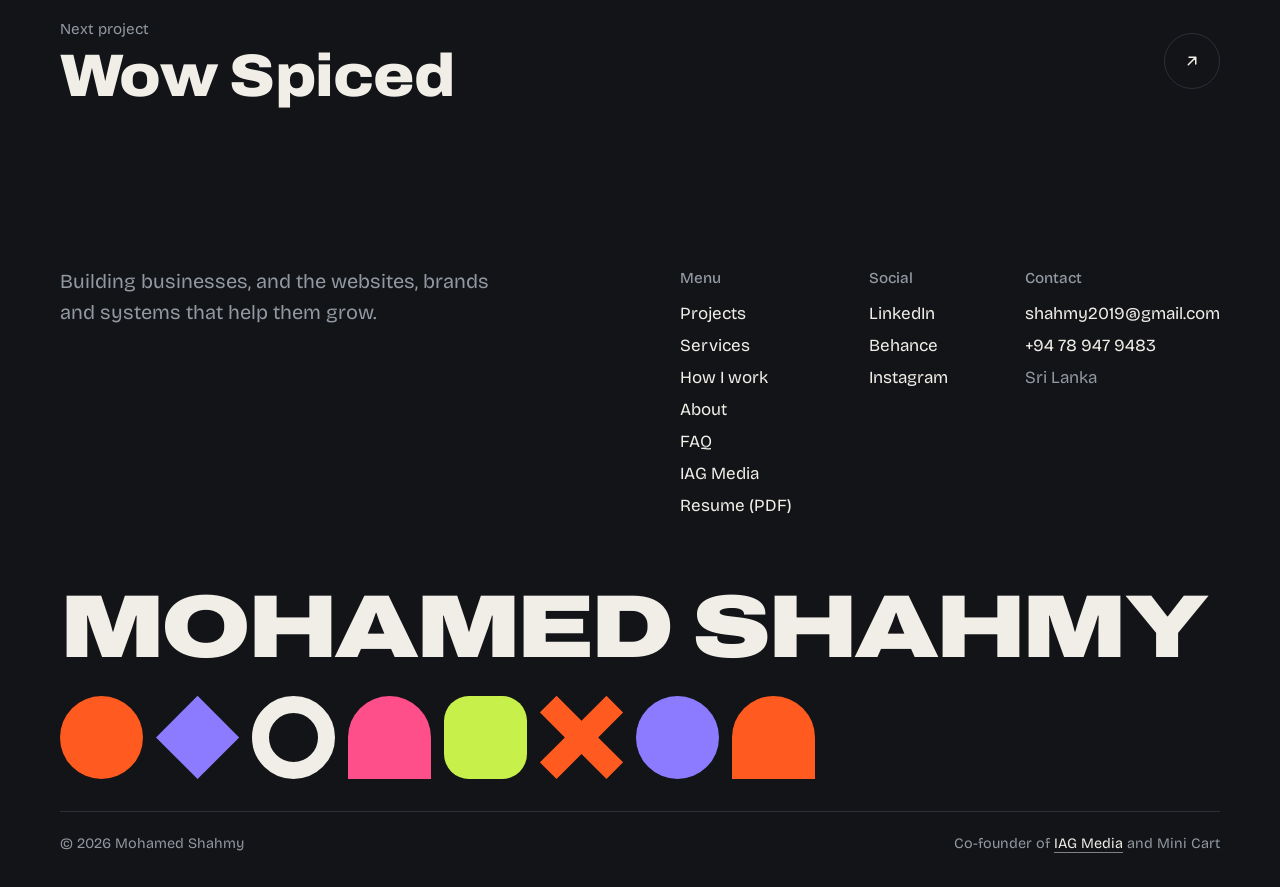
<file: graphicdesign.html>
<!doctype html>
<html lang="en">
<head>
<meta charset="utf-8">
<meta name="viewport" content="width=device-width, initial-scale=1">
<title>YouTube Thumbnail &amp; Graphic Design | Mohamed Shahmy</title>
<meta name="description" content="Graphic design by Mohamed Shahmy: YouTube thumbnails, social posts, posters and ad creatives. 25+ thumbnails on Fiverr with a 5-star rating.">
<meta name="author" content="Mohamed Shahmy">
<meta name="robots" content="index, follow, max-image-preview:large">
<link rel="canonical" href="https://mohamedshahmy.com/graphicdesign">
<meta name="theme-color" content="#121417">
<meta property="og:type" content="website">
<meta property="og:site_name" content="Mohamed Shahmy">
<meta property="og:locale" content="en_GB">
<meta property="og:title" content="YouTube Thumbnail &amp; Graphic Design | Mohamed Shahmy">
<meta property="og:description" content="Graphic design by Mohamed Shahmy: YouTube thumbnails, social posts, posters and ad creatives. 25+ thumbnails on Fiverr with a 5-star rating.">
<meta property="og:url" content="https://mohamedshahmy.com/graphicdesign">
<meta property="og:image" content="https://mohamedshahmy.com/assets/img/graphic-cover.webp">
<meta name="twitter:card" content="summary_large_image">
<meta name="twitter:title" content="YouTube Thumbnail &amp; Graphic Design | Mohamed Shahmy">
<meta name="twitter:description" content="Graphic design by Mohamed Shahmy: YouTube thumbnails, social posts, posters and ad creatives. 25+ thumbnails on Fiverr with a 5-star rating.">
<meta name="twitter:image" content="https://mohamedshahmy.com/assets/img/graphic-cover.webp">
<link rel="icon" href="/assets/favicon.svg" type="image/svg+xml">
<link rel="apple-touch-icon" href="/assets/apple-touch-icon.png">
<link rel="preload" href="/assets/fonts/bricolage-grotesque.woff2" as="font" type="font/woff2" crossorigin>
<link rel="preload" href="/assets/fonts/archivo.woff2" as="font" type="font/woff2" crossorigin>
<link rel="stylesheet" href="/assets/site.css?v=e92a10d0">
<script>document.documentElement.classList.add("js")</script>
<script type="application/ld+json">{"@context": "https://schema.org", "@graph": [{"@type": "CreativeWork", "name": "Graphic design", "headline": "YouTube Thumbnail & Graphic Design | Mohamed Shahmy", "description": "Graphic design by Mohamed Shahmy: YouTube thumbnails, social posts, posters and ad creatives. 25+ thumbnails on Fiverr with a 5-star rating.", "url": "https://mohamedshahmy.com/graphicdesign", "image": "https://mohamedshahmy.com/assets/img/graphic-cover.webp", "author": {"@id": "https://mohamedshahmy.com/#person"}, "creator": {"@id": "https://mohamedshahmy.com/#person"}}, {"@type": "BreadcrumbList", "itemListElement": [{"@type": "ListItem", "position": 1, "name": "Home", "item": "https://mohamedshahmy.com/"}, {"@type": "ListItem", "position": 2, "name": "Projects", "item": "https://mohamedshahmy.com/projects"}, {"@type": "ListItem", "position": 3, "name": "Graphic design", "item": "https://mohamedshahmy.com/graphicdesign"}]}]}</script>
<script async src="https://www.googletagmanager.com/gtag/js?id=G-2MVM7VKYSH"></script>
<script>window.dataLayer=window.dataLayer||[];function gtag(){dataLayer.push(arguments);}gtag('js',new Date());gtag('config','G-2MVM7VKYSH');</script>
</head>
<body>
<a class="skip" href="#main">Skip to content</a>

<header class="nav">
  <div class="wrap nav-inner">
    <a class="brand" href="/"><span class="brand-mark" aria-hidden="true">MS</span><span>Mohamed Shahmy<small>Entrepreneur &amp; business builder</small></span></a>
    <button class="nav-toggle" type="button" aria-expanded="false" aria-controls="nav-links" aria-label="Open menu"><svg viewBox="0 0 24 24" fill="none" stroke="currentColor" stroke-width="2" stroke-linecap="round" aria-hidden="true"><path d="M4 8h16M4 16h16"/></svg></button>
    <nav class="nav-links" id="nav-links" aria-label="Main"><a href="/projects" aria-current="page">Projects</a><a href="/#services">Services</a><a href="/#about">About</a><a href="/iagmedia">IAG Media</a><a href="/assets/Mohamed-Shahmy-CV.pdf">Resume</a><a class="btn btn-signal" href="https://cal.com/shahmy-sabeer-rnyuyk/30min" target="_blank" rel="noopener">Book a call</a></nav>
  </div>
</header>

<main id="main">
<section class="page-head" style="padding-bottom:0">
  <div class="wrap reveal">
    <a class="back" href="/projects"><svg viewBox="0 0 24 24" fill="none" stroke="currentColor" stroke-width="2" stroke-linecap="round" stroke-linejoin="round" aria-hidden="true"><path d="M19 12H5M11 18l-6-6 6-6"/></svg>All projects</a>
    <h1 class="display">Graphic design</h1>
    <p class="lede">Thumbnails, social posts, posters and ad creatives for creators and brands. Bold type, strong contrast, and one idea per image.</p>
    <dl class="facts"><div><dt>Role</dt><dd>Graphic designer, video editor</dd></div><div><dt>Years</dt><dd>2021 to now</dd></div><div><dt>Clients</dt><dd>Creators and brands worldwide</dd></div><div><dt>Tools</dt><dd>Photoshop, Illustrator, Figma, Premiere Pro</dd></div></dl>
  </div>
</section>
<div class="wrap cover">
  <div class="frame"><div class="frame-bar" aria-hidden="true"><i></i><i></i><i></i></div>
    <div class="frame-media "><img src="/assets/img/graphic-cover.webp" width="1800" height="1012" srcset="/assets/img/md/graphic-cover.webp 800w, /assets/img/graphic-cover.webp 1800w" sizes="(max-width: 1240px) 94vw, 1160px" alt="Graphic design project cover" fetchpriority="high"></div></div>
</div>

<div class="wrap" style="margin-top:clamp(3rem,7vw,5rem)"><section class="chapter" aria-label="Where it started"><h2>Where it started</h2><div><div class="prose"><p>Design is how I started. From 2021 to 2024 I worked on Fiverr as a freelance thumbnail designer, delivering 25+ YouTube thumbnails for international clients with a 5-star rating, and worked as a YouTube video editor over the same years. That work taught me typography, visual storytelling and how to deliver on deadline for clients I never met in person.</p></div><div class="results"><div class="result"><strong>25+</strong><span>thumbnails delivered on Fiverr</span></div><div class="result"><strong>5★</strong><span>Fiverr rating, 2021 to 2024</span></div><div class="result"><strong>3 yrs</strong><span>as a YouTube video editor</span></div></div></div></section><section class="chapter" aria-label="Approach"><h2>Approach</h2><div><div class="prose"><p>A thumbnail or post gets less than a second. I start from the one thing the viewer should feel or understand, then build the image around it: a face, a promise, and three or four words at most.</p></div></div></section><section class="chapter" aria-label="YouTube thumbnails"><h2>YouTube thumbnails</h2><div><div class="prose"><p>For tech, AI, gaming and lifestyle channels. Each one is tested at phone size first, because that’s where it gets judged.</p></div><div class="gallery"><figure><img src="/assets/img/thumb-boost-ctr.webp" width="1280" height="769" srcset="/assets/img/md/thumb-boost-ctr.webp 800w, /assets/img/thumb-boost-ctr.webp 1280w" sizes="(max-width: 760px) 92vw, 380px" alt="YouTube thumbnail design: boost ctr" loading="lazy" decoding="async"></figure><figure><img src="/assets/img/thumb-gaming-ps.webp" width="1280" height="720" srcset="/assets/img/md/thumb-gaming-ps.webp 800w, /assets/img/thumb-gaming-ps.webp 1280w" sizes="(max-width: 760px) 92vw, 380px" alt="YouTube thumbnail design: gaming ps" loading="lazy" decoding="async"></figure><figure><img src="/assets/img/thumb-tried-all.webp" width="1280" height="720" srcset="/assets/img/md/thumb-tried-all.webp 800w, /assets/img/thumb-tried-all.webp 1280w" sizes="(max-width: 760px) 92vw, 380px" alt="YouTube thumbnail design: tried all" loading="lazy" decoding="async"></figure><figure><img src="/assets/img/thumb-zoom-tedx.webp" width="1280" height="853" srcset="/assets/img/md/thumb-zoom-tedx.webp 800w, /assets/img/thumb-zoom-tedx.webp 1280w" sizes="(max-width: 760px) 92vw, 380px" alt="YouTube thumbnail design: zoom tedx" loading="lazy" decoding="async"></figure><figure><img src="/assets/img/thumb-ai-tools.webp" width="1280" height="720" srcset="/assets/img/md/thumb-ai-tools.webp 800w, /assets/img/thumb-ai-tools.webp 1280w" sizes="(max-width: 760px) 92vw, 380px" alt="YouTube thumbnail design: ai tools" loading="lazy" decoding="async"></figure><figure><img src="/assets/img/thumb-day-in-life.webp" width="1280" height="720" srcset="/assets/img/md/thumb-day-in-life.webp 800w, /assets/img/thumb-day-in-life.webp 1280w" sizes="(max-width: 760px) 92vw, 380px" alt="YouTube thumbnail design: day in life" loading="lazy" decoding="async"></figure><figure><img src="/assets/img/thumb-gaming.webp" width="1280" height="720" srcset="/assets/img/md/thumb-gaming.webp 800w, /assets/img/thumb-gaming.webp 1280w" sizes="(max-width: 760px) 92vw, 380px" alt="YouTube thumbnail design: gaming" loading="lazy" decoding="async"></figure><figure><img src="/assets/img/thumb-social-posts.webp" width="1280" height="720" srcset="/assets/img/md/thumb-social-posts.webp 800w, /assets/img/thumb-social-posts.webp 1280w" sizes="(max-width: 760px) 92vw, 380px" alt="YouTube thumbnail design: social posts" loading="lazy" decoding="async"></figure></div></div></section><section class="chapter" aria-label="Social and print"><h2>Social and print</h2><div><div class="prose"><p>Posts, stories and posters for fashion, food and education brands.</p></div><div class="gallery"><figure class=""><img src="/assets/img/fashionbags-post.webp" width="960" height="960" alt="FashionBags product post" loading="lazy" decoding="async"><figcaption>FashionBags product post</figcaption></figure><figure class=""><img src="/assets/img/careercampus-poster.webp" width="1080" height="1350" srcset="/assets/img/md/careercampus-poster.webp 800w, /assets/img/careercampus-poster.webp 1080w" sizes="(max-width: 760px) 92vw, 380px" alt="Career Campus course poster" loading="lazy" decoding="async"><figcaption>Career Campus course poster</figcaption></figure><figure class=""><img src="/assets/img/wowspiced-store.webp" width="1100" height="1536" srcset="/assets/img/md/wowspiced-store.webp 800w, /assets/img/wowspiced-store.webp 1100w" sizes="(max-width: 760px) 92vw, 380px" alt="Wow Spiced storefront content" loading="lazy" decoding="async"><figcaption>Wow Spiced storefront content</figcaption></figure></div></div></section><section class="chapter" aria-label="What clients say"><h2>What clients say</h2><div><blockquote class="quote">“Mohamed’s designs significantly improved our social media engagement. His thumbnails alone increased our video CTR by 90%.”<cite>Atlantic Media Co, client</cite></blockquote></div></section>
  <a class="next" href="/wowspiced"><div><small>Next project</small><span class="h2">Wow Spiced</span></div><span class="work-go" aria-hidden="true"><svg viewBox="0 0 24 24" fill="none" stroke="currentColor" stroke-width="2" stroke-linecap="round" stroke-linejoin="round" aria-hidden="true"><path d="M7 17 17 7M8 7h9v9"/></svg></span></a>
</div>
</main>
<footer class="bigfoot">
  <div class="wrap">
    <div class="bigfoot-cols">
      <p class="lede" style="max-width:22em">Building businesses, and the websites, brands and systems that help them grow.</p>
      <div style="display:flex;gap:clamp(2rem,6vw,5rem);flex-wrap:wrap">
        <div><h3>Menu</h3><ul><li><a href="/projects">Projects</a></li><li><a href="/#services">Services</a></li><li><a href="/#process">How I work</a></li><li><a href="/#about">About</a></li><li><a href="/#faq">FAQ</a></li><li><a href="/iagmedia">IAG Media</a></li><li><a href="/assets/Mohamed-Shahmy-CV.pdf">Resume (PDF)</a></li></ul></div>
        <div><h3>Social</h3><ul><li><a href="https://www.linkedin.com/in/mohamedshahmy/" target="_blank" rel="noopener">LinkedIn</a></li><li><a href="https://www.behance.net/shahmy2019" target="_blank" rel="noopener">Behance</a></li><li><a href="https://www.instagram.com/__.shahmy.__/" target="_blank" rel="noopener">Instagram</a></li></ul></div>
        <div><h3>Contact</h3><ul><li><a href="mailto:shahmy2019@gmail.com">shahmy2019@gmail.com</a></li><li><a href="https://wa.me/94789479483" target="_blank" rel="noopener">+94 78 947 9483</a></li><li class="muted">Sri Lanka</li></ul></div>
      </div>
    </div>
    <p class="bigfoot-name" data-fit aria-hidden="true">Mohamed Shahmy</p>
    <div class="shapes" aria-hidden="true"><span class="s-c"></span><span class="s-l"></span><span class="s-r"></span><span class="s-p"></span><span class="s-g"></span><span class="s-x"></span><span class="s-c" style="background:var(--pop-lilac)"></span><span class="s-p" style="background:var(--signal)"></span></div>
    <div class="bigfoot-base"><span>&copy; <span data-year>2026</span> Mohamed Shahmy</span><span>Co-founder of <a class="link" href="/iagmedia">IAG Media</a> and Mini Cart</span></div>
  </div>
</footer>
<script src="/assets/site.js?v=73d632f2" defer></script>
</body>
</html>
</file>
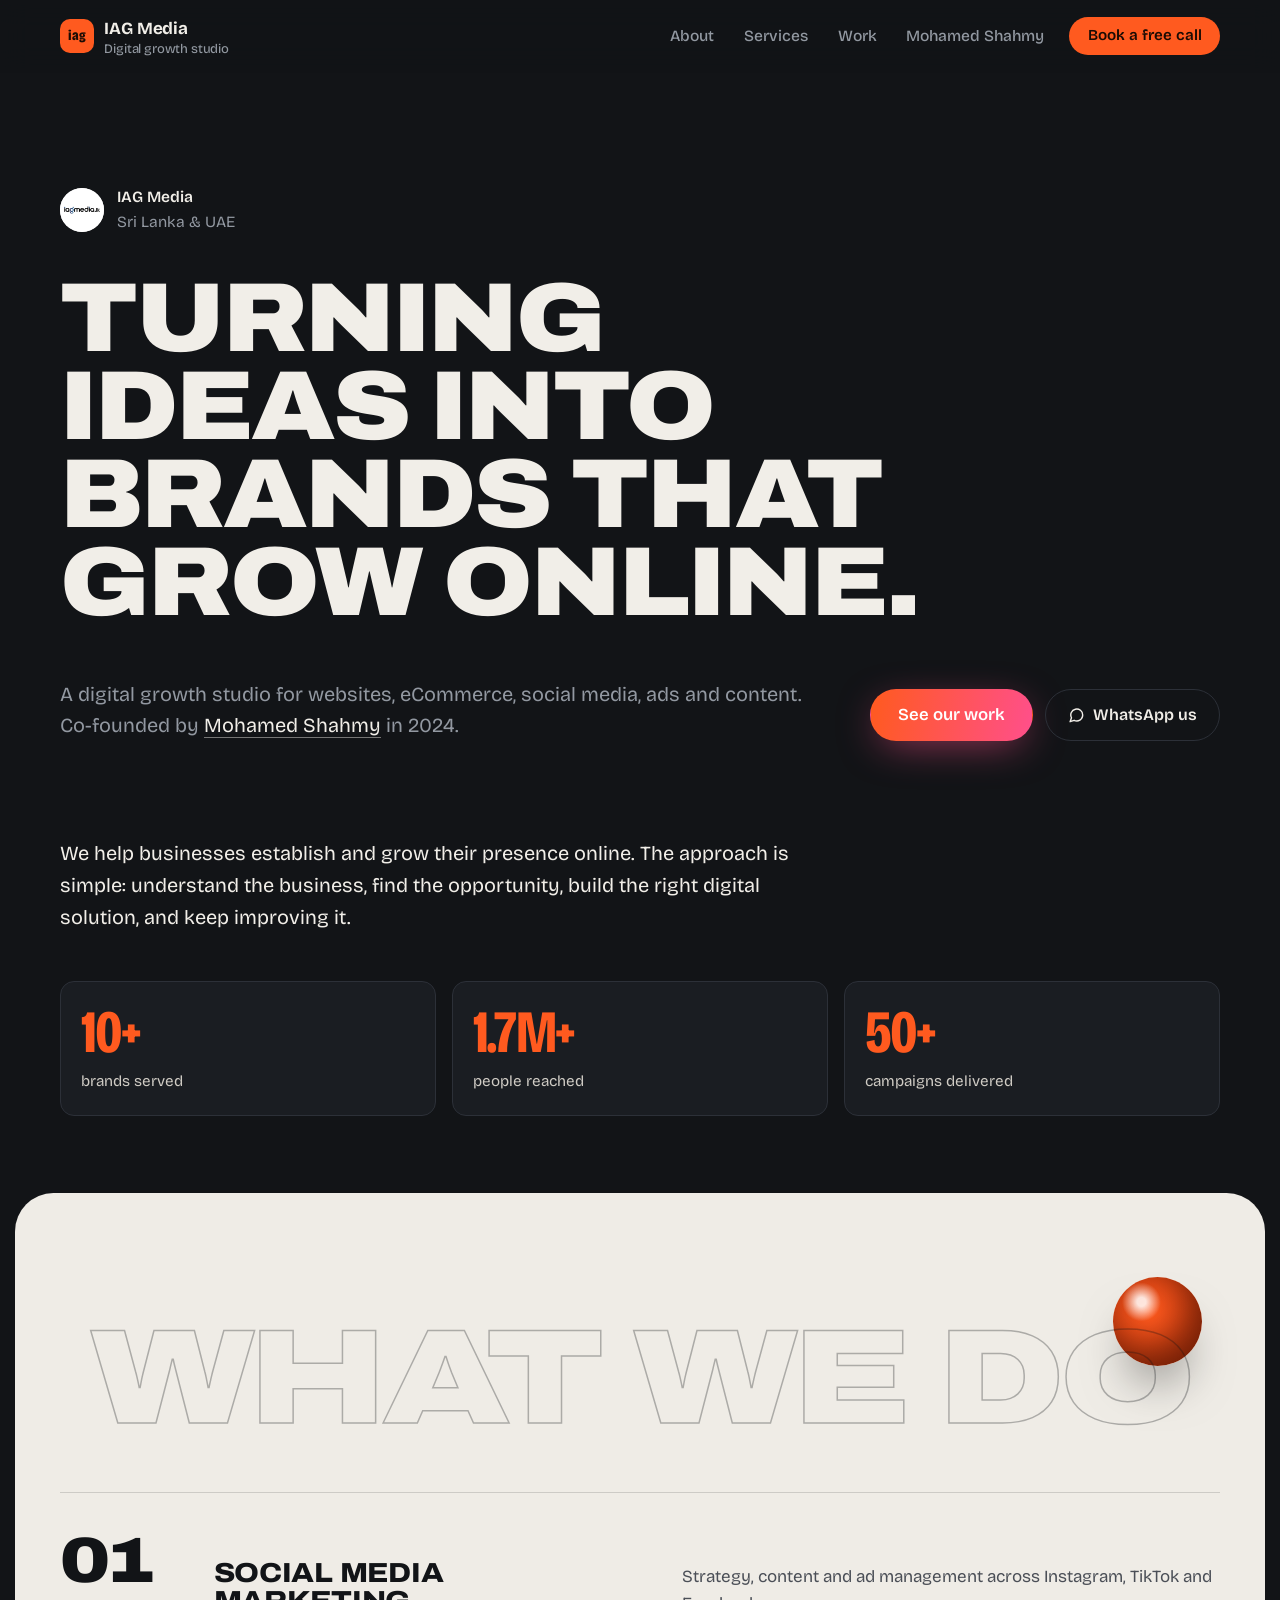
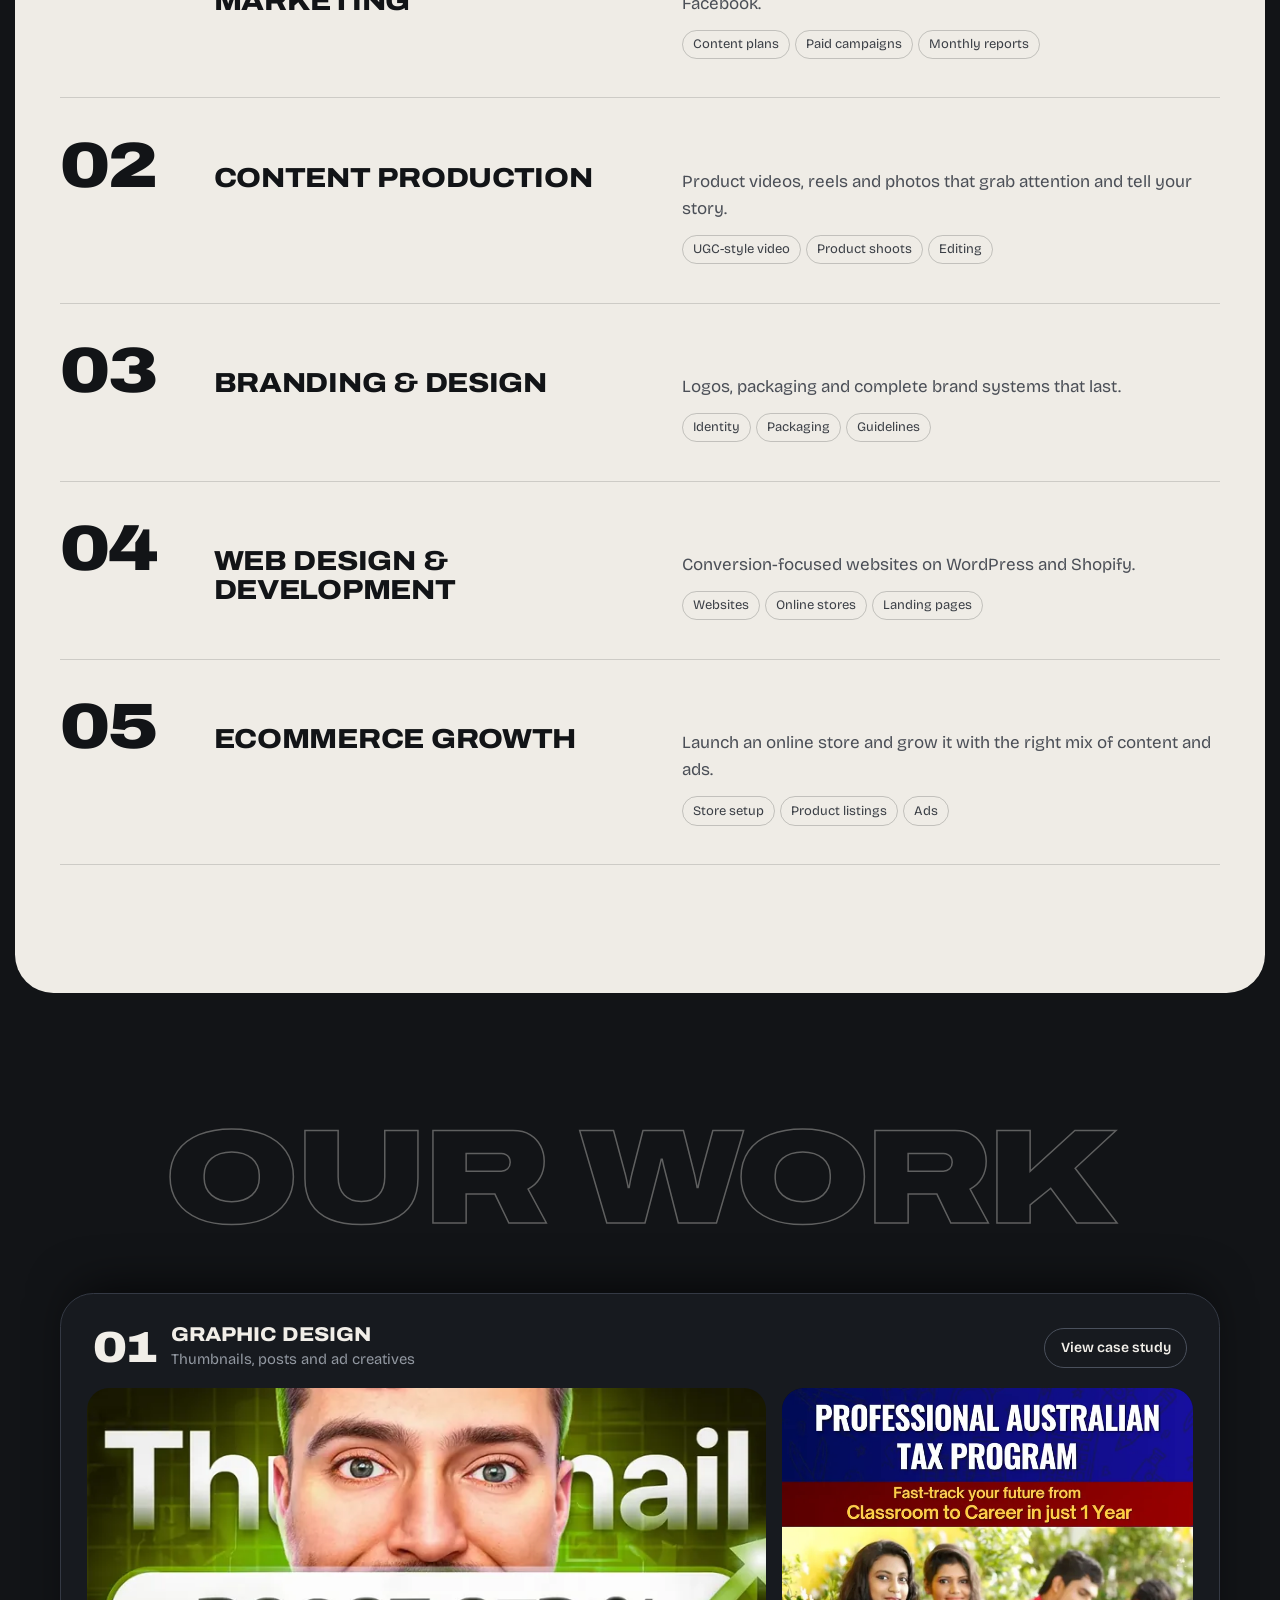
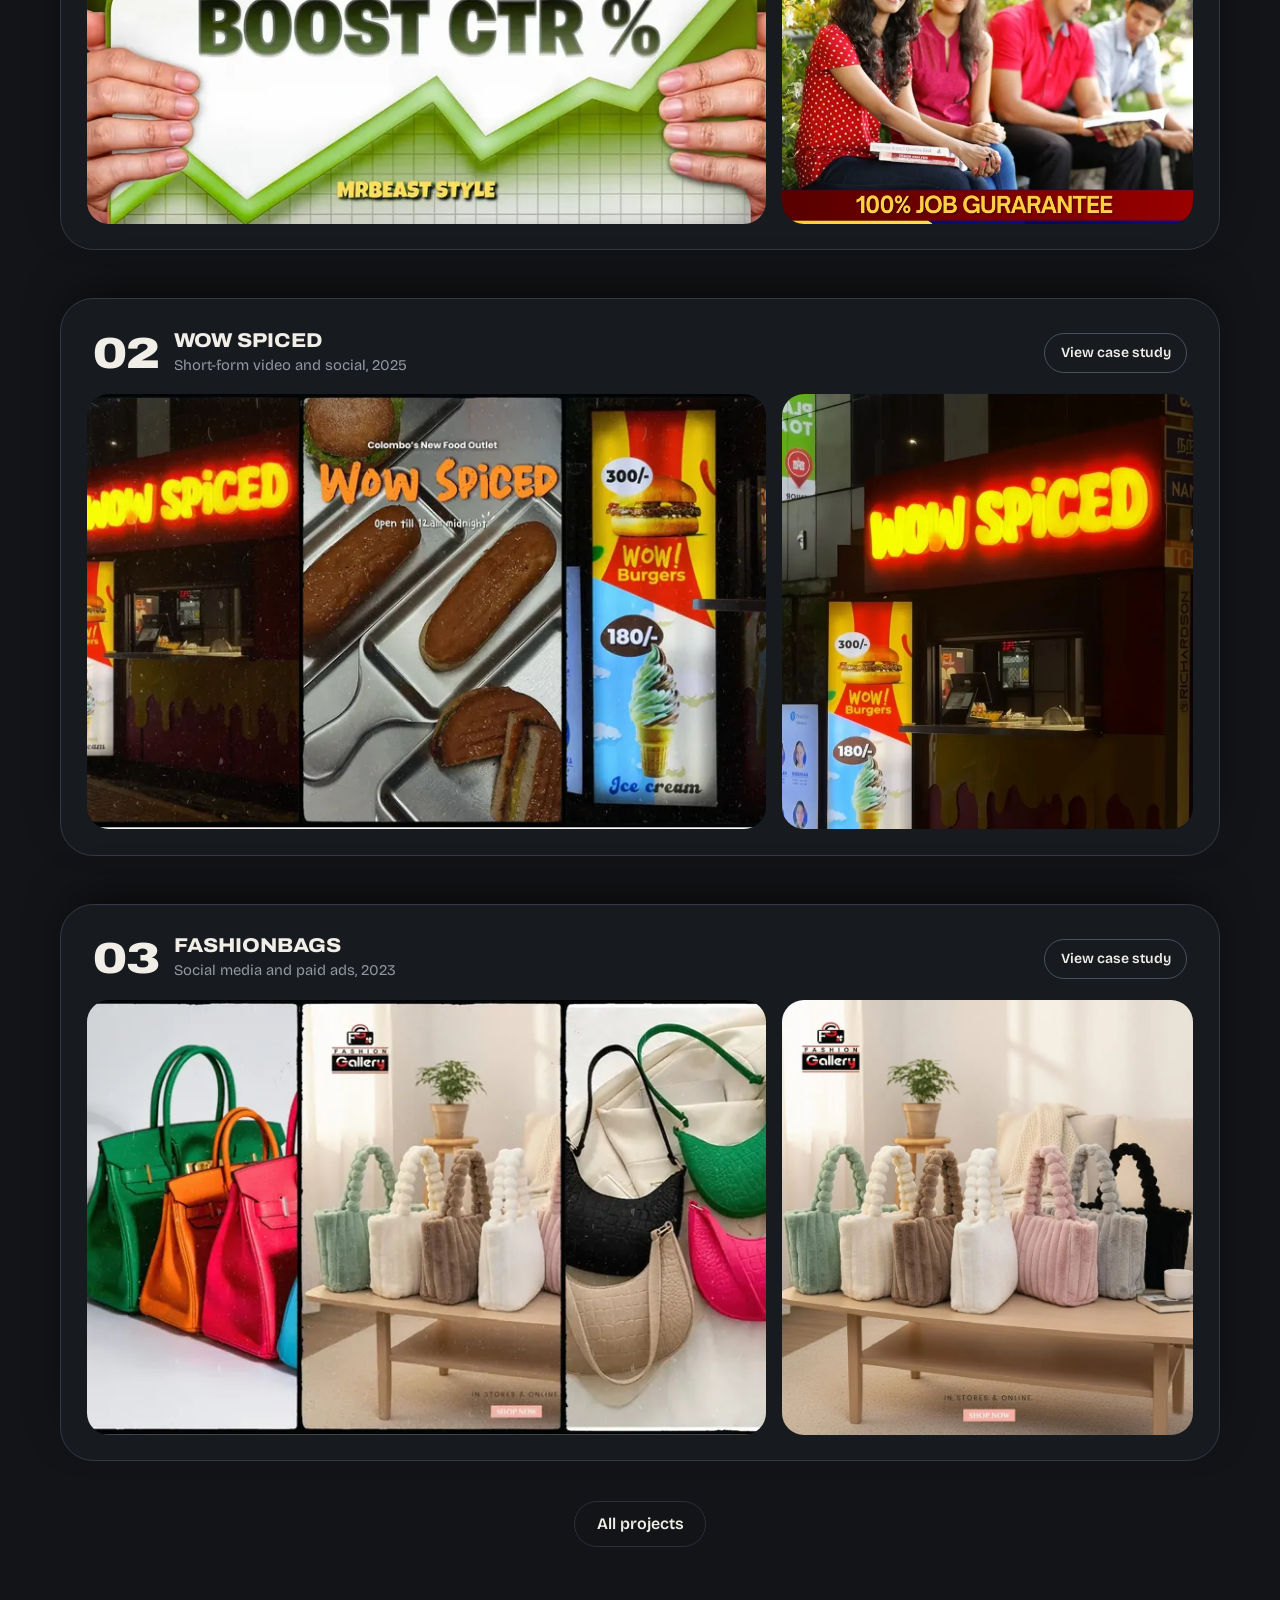
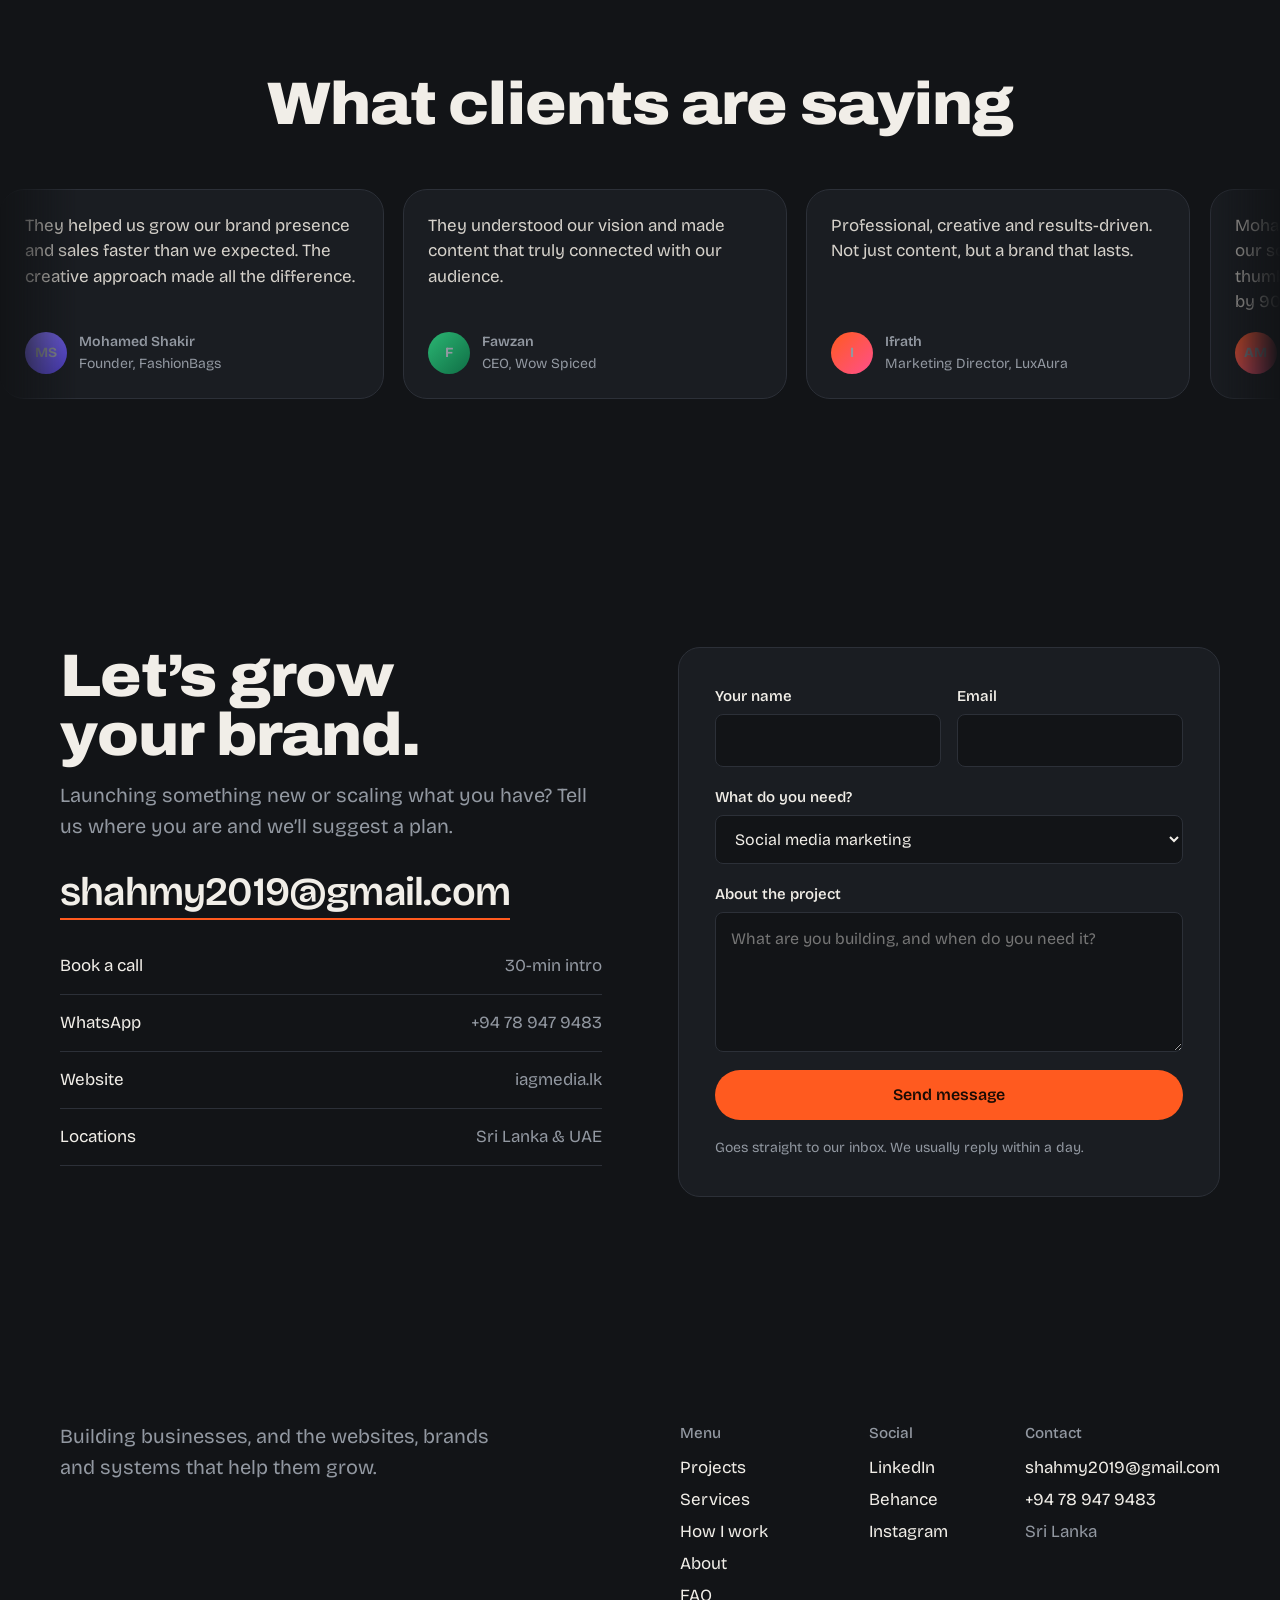
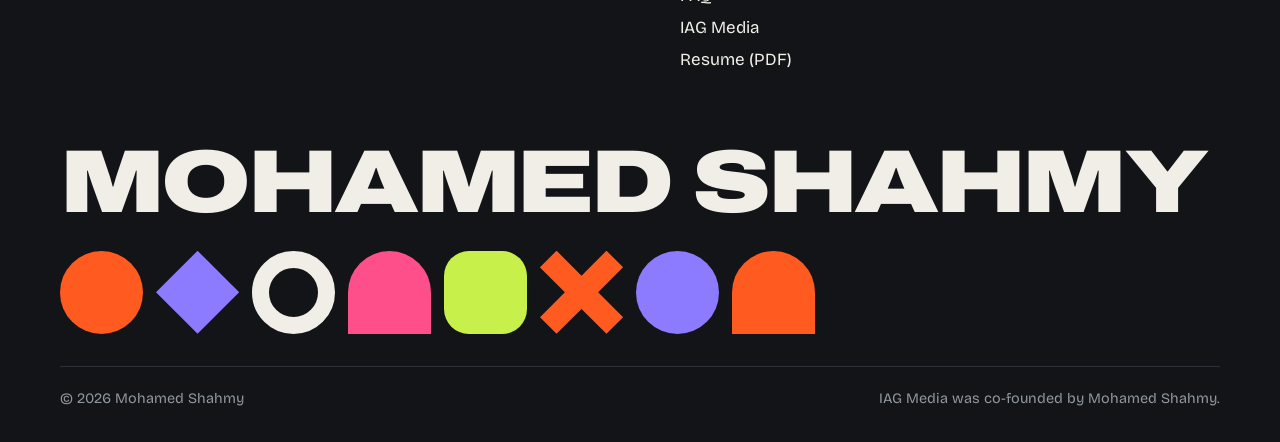
<file: iagmedia.html>
<!doctype html>
<html lang="en">
<head>
<meta charset="utf-8">
<meta name="viewport" content="width=device-width, initial-scale=1">
<title>IAG Media | Digital Growth Studio in Sri Lanka</title>
<meta name="description" content="IAG Media is a digital growth studio in Sri Lanka and the UAE: websites, eCommerce, social media, ads and content for 10+ brands. Co-founded 2024.">
<meta name="author" content="Mohamed Shahmy">
<meta name="robots" content="index, follow, max-image-preview:large">
<link rel="canonical" href="https://mohamedshahmy.com/iagmedia">
<meta name="theme-color" content="#121417">
<meta property="og:type" content="website">
<meta property="og:site_name" content="Mohamed Shahmy">
<meta property="og:locale" content="en_GB">
<meta property="og:title" content="IAG Media | Digital Growth Studio in Sri Lanka">
<meta property="og:description" content="IAG Media is a digital growth studio in Sri Lanka and the UAE: websites, eCommerce, social media, ads and content for 10+ brands. Co-founded 2024.">
<meta property="og:url" content="https://mohamedshahmy.com/iagmedia">
<meta property="og:image" content="https://mohamedshahmy.com/assets/img/iagmedia-cover.webp">
<meta name="twitter:card" content="summary_large_image">
<meta name="twitter:title" content="IAG Media | Digital Growth Studio in Sri Lanka">
<meta name="twitter:description" content="IAG Media is a digital growth studio in Sri Lanka and the UAE: websites, eCommerce, social media, ads and content for 10+ brands. Co-founded 2024.">
<meta name="twitter:image" content="https://mohamedshahmy.com/assets/img/iagmedia-cover.webp">
<link rel="icon" href="/assets/favicon.svg" type="image/svg+xml">
<link rel="apple-touch-icon" href="/assets/apple-touch-icon.png">
<link rel="preload" href="/assets/fonts/bricolage-grotesque.woff2" as="font" type="font/woff2" crossorigin>
<link rel="preload" href="/assets/fonts/archivo.woff2" as="font" type="font/woff2" crossorigin>
<link rel="stylesheet" href="/assets/site.css?v=e92a10d0">
<script>document.documentElement.classList.add("js")</script>
<script type="application/ld+json">{"@context": "https://schema.org", "@graph": [{"@type": "Organization", "@id": "https://mohamedshahmy.com/iagmedia#org", "name": "IAG Media", "url": "https://iagmedia.lk", "logo": "https://mohamedshahmy.com/assets/img/iagmedia-logo.webp", "foundingDate": "2024-09", "founder": {"@type": "Person", "@id": "https://mohamedshahmy.com/#person", "name": "Mohamed Shahmy"}, "areaServed": ["Sri Lanka", "United Arab Emirates"], "description": "Digital growth studio for websites, eCommerce, social media marketing, paid advertising, UI/UX and content."}, {"@type": "BreadcrumbList", "itemListElement": [{"@type": "ListItem", "position": 1, "name": "Home", "item": "https://mohamedshahmy.com/"}, {"@type": "ListItem", "position": 2, "name": "IAG Media", "item": "https://mohamedshahmy.com/iagmedia"}]}]}</script>
<script async src="https://www.googletagmanager.com/gtag/js?id=G-2MVM7VKYSH"></script>
<script>window.dataLayer=window.dataLayer||[];function gtag(){dataLayer.push(arguments);}gtag('js',new Date());gtag('config','G-2MVM7VKYSH');</script>
</head>
<body>
<a class="skip" href="#main">Skip to content</a>

<header class="nav">
  <div class="wrap nav-inner">
    <a class="brand" href="/"><span class="brand-mark" aria-hidden="true">iag</span><span>IAG Media<small>Digital growth studio</small></span></a>
    <button class="nav-toggle" type="button" aria-expanded="false" aria-controls="nav-links" aria-label="Open menu"><svg viewBox="0 0 24 24" fill="none" stroke="currentColor" stroke-width="2" stroke-linecap="round" aria-hidden="true"><path d="M4 8h16M4 16h16"/></svg></button>
    <nav class="nav-links" id="nav-links" aria-label="Main"><a href="#about">About</a><a href="#services">Services</a><a href="#work">Work</a><a href="/">Mohamed Shahmy</a><a class="btn btn-signal" href="https://cal.com/shahmy-sabeer-rnyuyk/30min" target="_blank" rel="noopener">Book a free call</a></nav>
  </div>
</header>

<main id="main">
<section class="hero">
  <div class="wrap reveal">
    <p class="hero-status"><img src="/assets/img/iagmedia-logo.webp" alt="" width="44" height="44" style="background:#fff;object-fit:contain"><span><b>IAG Media</b><br>Sri Lanka &amp; UAE</span></p>
    <h1 class="display" style="font-size:clamp(2.6rem,1rem + 6.4vw,6.6rem)">Turning ideas into brands that grow online.</h1>
    <div class="hero-foot">
      <p class="lede">A digital growth studio for websites, eCommerce, social media, ads and content. Co-founded by <a class="link" href="/">Mohamed Shahmy</a> in 2024.</p>
      <div class="hero-actions"><a class="btn btn-pop" href="#work">See our work</a><a class="btn btn-ghost" href="https://wa.me/94789479483" target="_blank" rel="noopener"><svg viewBox="0 0 24 24" fill="none" stroke="currentColor" stroke-width="2" stroke-linecap="round" stroke-linejoin="round" aria-hidden="true"><path d="M21 11.5a8.4 8.4 0 0 1-12.3 7.5L3 21l2-5.6A8.5 8.5 0 1 1 21 11.5Z"/></svg>WhatsApp us</a></div>
    </div>
  </div>
</section>
<section class="section-tight" id="about" style="padding-top:0">
  <div class="wrap">
    <div class="prose" style="max-width:44em"><p style="font-size:var(--step-1);color:var(--paper);max-width:none">We help businesses establish and grow their presence online. The approach is simple: understand the business, find the opportunity, build the right digital solution, and keep improving it.</p></div>
    <div class="stats"><div class="result"><strong>10+</strong><span>brands served</span></div><div class="result"><strong>1.7M+</strong><span>people reached</span></div><div class="result"><strong>50+</strong><span>campaigns delivered</span></div></div>
  </div>
</section>
<section class="panel-light section" id="services" aria-labelledby="iag-s">
  <span class="orb" style="width:clamp(50px,7vw,100px);right:5%;top:6%"></span>
  <div class="wrap" style="position:relative;z-index:1"><h2 class="mega fill" id="iag-s" style="margin-bottom:clamp(2rem,5vw,3.5rem)">What we do</h2><ol class="svc"><li class="rv"><span class="n">01</span><h3>Social media marketing</h3><div><p>Strategy, content and ad management across Instagram, TikTok and Facebook.</p><div class="chips"><span>Content plans</span><span>Paid campaigns</span><span>Monthly reports</span></div></div></li><li class="rv"><span class="n">02</span><h3>Content production</h3><div><p>Product videos, reels and photos that grab attention and tell your story.</p><div class="chips"><span>UGC-style video</span><span>Product shoots</span><span>Editing</span></div></div></li><li class="rv"><span class="n">03</span><h3>Branding &amp; design</h3><div><p>Logos, packaging and complete brand systems that last.</p><div class="chips"><span>Identity</span><span>Packaging</span><span>Guidelines</span></div></div></li><li class="rv"><span class="n">04</span><h3>Web design &amp; development</h3><div><p>Conversion-focused websites on WordPress and Shopify.</p><div class="chips"><span>Websites</span><span>Online stores</span><span>Landing pages</span></div></div></li><li class="rv"><span class="n">05</span><h3>eCommerce growth</h3><div><p>Launch an online store and grow it with the right mix of content and ads.</p><div class="chips"><span>Store setup</span><span>Product listings</span><span>Ads</span></div></div></li></ol></div></section>
<section class="section" id="work" aria-labelledby="iag-w"><div class="wrap">
  <h2 class="mega fill" id="iag-w" style="margin-bottom:clamp(2rem,5vw,3.5rem)">Our work</h2>
  <div class="stack"><a class="stack-card" href="/graphicdesign" style="--i:0">
  <div class="stack-head"><span class="n">01</span><span class="who"><b>Graphic design</b><span>Thumbnails, posts and ad creatives</span></span><span class="pill-btn">View case study</span></div>
  <div class="stack-body"><img class="" src="/assets/img/thumb-boost-ctr.webp" width="1280" height="769" srcset="/assets/img/md/thumb-boost-ctr.webp 800w, /assets/img/thumb-boost-ctr.webp 1280w" sizes="(max-width: 700px) 92vw, 720px" alt="Graphic design project image" fetchpriority="high" decoding="async"><img class="top" src="/assets/img/careercampus-poster.webp" width="1080" height="1350" srcset="/assets/img/md/careercampus-poster.webp 800w, /assets/img/careercampus-poster.webp 1080w" sizes="(max-width: 700px) 92vw, 720px" alt="Graphic design project image" fetchpriority="high" decoding="async"></div></a><a class="stack-card" href="/wowspiced" style="--i:1">
  <div class="stack-head"><span class="n">02</span><span class="who"><b>Wow Spiced</b><span>Short-form video and social, 2025</span></span><span class="pill-btn">View case study</span></div>
  <div class="stack-body"><img class="" src="/assets/img/wowspiced-cover.webp" width="1800" height="1012" srcset="/assets/img/md/wowspiced-cover.webp 800w, /assets/img/wowspiced-cover.webp 1800w" sizes="(max-width: 700px) 92vw, 720px" alt="Wow Spiced project image" loading="lazy" decoding="async"><img class="" src="/assets/img/wowspiced-store.webp" width="1100" height="1536" srcset="/assets/img/md/wowspiced-store.webp 800w, /assets/img/wowspiced-store.webp 1100w" sizes="(max-width: 700px) 92vw, 720px" alt="Wow Spiced project image" loading="lazy" decoding="async"></div></a><a class="stack-card" href="/fashionbags" style="--i:2">
  <div class="stack-head"><span class="n">03</span><span class="who"><b>FashionBags</b><span>Social media and paid ads, 2023</span></span><span class="pill-btn">View case study</span></div>
  <div class="stack-body"><img class="" src="/assets/img/fashionbags-cover.webp" width="1800" height="1012" srcset="/assets/img/md/fashionbags-cover.webp 800w, /assets/img/fashionbags-cover.webp 1800w" sizes="(max-width: 700px) 92vw, 720px" alt="FashionBags project image" loading="lazy" decoding="async"><img class="" src="/assets/img/fashionbags-post.webp" width="960" height="960" alt="FashionBags project image" loading="lazy" decoding="async"></div></a></div><p style="text-align:center;margin-top:2.5rem"><a class="btn btn-ghost" href="/projects">All projects</a></p></div></section>
<section class="section-tight" aria-labelledby="iag-q" style="padding-top:0;padding-bottom:clamp(4rem,9vw,7rem)">
  <div class="wrap"><h2 class="h2" id="iag-q" style="text-align:center;margin-bottom:clamp(2rem,5vw,3rem)">What clients are saying</h2></div>
  <div class="marquee" style="--dur:55s"><div class="marquee-track"><figure class="tcard"><q>They helped us grow our brand presence and sales faster than we expected. The creative approach made all the difference.</q><figcaption class="who"><span class="av b">MS</span><span><b>Mohamed Shakir</b><span>Founder, FashionBags</span></span></figcaption></figure><figure class="tcard"><q>They understood our vision and made content that truly connected with our audience.</q><figcaption class="who"><span class="av c">F</span><span><b>Fawzan</b><span>CEO, Wow Spiced</span></span></figcaption></figure><figure class="tcard"><q>Professional, creative and results-driven. Not just content, but a brand that lasts.</q><figcaption class="who"><span class="av ">I</span><span><b>Ifrath</b><span>Marketing Director, LuxAura</span></span></figcaption></figure><figure class="tcard"><q>Mohamed’s designs significantly improved our social media engagement. His thumbnails alone increased our video CTR by 90%.</q><figcaption class="who"><span class="av ">AM</span><span><b>Atlantic Media Co</b><span>YouTube client</span></span></figcaption></figure><figure class="tcard" aria-hidden=true><q>They helped us grow our brand presence and sales faster than we expected. The creative approach made all the difference.</q><figcaption class="who"><span class="av b">MS</span><span><b>Mohamed Shakir</b><span>Founder, FashionBags</span></span></figcaption></figure><figure class="tcard" aria-hidden=true><q>They understood our vision and made content that truly connected with our audience.</q><figcaption class="who"><span class="av c">F</span><span><b>Fawzan</b><span>CEO, Wow Spiced</span></span></figcaption></figure><figure class="tcard" aria-hidden=true><q>Professional, creative and results-driven. Not just content, but a brand that lasts.</q><figcaption class="who"><span class="av ">I</span><span><b>Ifrath</b><span>Marketing Director, LuxAura</span></span></figcaption></figure><figure class="tcard" aria-hidden=true><q>Mohamed’s designs significantly improved our social media engagement. His thumbnails alone increased our video CTR by 90%.</q><figcaption class="who"><span class="av ">AM</span><span><b>Atlantic Media Co</b><span>YouTube client</span></span></figcaption></figure><figure class="tcard" aria-hidden=true><q>They helped us grow our brand presence and sales faster than we expected. The creative approach made all the difference.</q><figcaption class="who"><span class="av b">MS</span><span><b>Mohamed Shakir</b><span>Founder, FashionBags</span></span></figcaption></figure><figure class="tcard" aria-hidden=true><q>They understood our vision and made content that truly connected with our audience.</q><figcaption class="who"><span class="av c">F</span><span><b>Fawzan</b><span>CEO, Wow Spiced</span></span></figcaption></figure><figure class="tcard" aria-hidden=true><q>Professional, creative and results-driven. Not just content, but a brand that lasts.</q><figcaption class="who"><span class="av ">I</span><span><b>Ifrath</b><span>Marketing Director, LuxAura</span></span></figcaption></figure><figure class="tcard" aria-hidden=true><q>Mohamed’s designs significantly improved our social media engagement. His thumbnails alone increased our video CTR by 90%.</q><figcaption class="who"><span class="av ">AM</span><span><b>Atlantic Media Co</b><span>YouTube client</span></span></figcaption></figure><figure class="tcard" aria-hidden=true><q>They helped us grow our brand presence and sales faster than we expected. The creative approach made all the difference.</q><figcaption class="who"><span class="av b">MS</span><span><b>Mohamed Shakir</b><span>Founder, FashionBags</span></span></figcaption></figure><figure class="tcard" aria-hidden=true><q>They understood our vision and made content that truly connected with our audience.</q><figcaption class="who"><span class="av c">F</span><span><b>Fawzan</b><span>CEO, Wow Spiced</span></span></figcaption></figure><figure class="tcard" aria-hidden=true><q>Professional, creative and results-driven. Not just content, but a brand that lasts.</q><figcaption class="who"><span class="av ">I</span><span><b>Ifrath</b><span>Marketing Director, LuxAura</span></span></figcaption></figure><figure class="tcard" aria-hidden=true><q>Mohamed’s designs significantly improved our social media engagement. His thumbnails alone increased our video CTR by 90%.</q><figcaption class="who"><span class="av ">AM</span><span><b>Atlantic Media Co</b><span>YouTube client</span></span></figcaption></figure></div></div></section>
<section class="section" id="contact" aria-labelledby="contact-h">
  <div class="wrap contact">
    <div>
      <h2 class="h2" id="contact-h">Let’s grow your brand.</h2>
      <p class="lede" style="margin-top:1rem">Launching something new or scaling what you have? Tell us where you are and we’ll suggest a plan.</p>
      <a class="contact-big" href="mailto:shahmy2019@gmail.com">shahmy2019@gmail.com</a>
      <ul class="contact-list"><li><a href="https://cal.com/shahmy-sabeer-rnyuyk/30min" target="_blank" rel="noopener"><span>Book a call</span><span>30-min intro</span></a></li><li><a href="https://wa.me/94789479483" target="_blank" rel="noopener"><span>WhatsApp</span><span>+94 78 947 9483</span></a></li><li><a href="https://iagmedia.lk" target="_blank" rel="noopener"><span>Website</span><span>iagmedia.lk</span></a></li><li><a href="#contact"><span>Locations</span><span>Sri Lanka &amp; UAE</span></a></li></ul>
    </div>
    <form class="form" data-mail-form="shahmy2019@gmail.com" novalidate>
      <div class="field-row">
        <div class="field"><label for="f-name">Your name</label><input id="f-name" name="name" autocomplete="name" required></div>
        <div class="field"><label for="f-email">Email</label><input id="f-email" name="email" type="email" autocomplete="email" required></div>
      </div>
      <div class="field"><label for="f-service">What do you need?</label><select id="f-service" name="service"><option>Social media marketing</option><option>Content production</option><option>Branding & design</option><option>Website</option><option>eCommerce growth</option></select></div>
      <div class="field"><label for="f-msg">About the project</label><textarea id="f-msg" name="message" required placeholder="What are you building, and when do you need it?"></textarea></div>
      <input type="text" name="_honey" tabindex="-1" autocomplete="off" aria-hidden="true" style="position:absolute;left:-9999px">
      <button class="btn btn-signal" type="submit">Send message</button>
      <p class="form-note" role="status" aria-live="polite">Goes straight to our inbox. We usually reply within a day.</p>
    </form>
  </div>
</section>

</main>
<footer class="bigfoot">
  <div class="wrap">
    <div class="bigfoot-cols">
      <p class="lede" style="max-width:22em">Building businesses, and the websites, brands and systems that help them grow.</p>
      <div style="display:flex;gap:clamp(2rem,6vw,5rem);flex-wrap:wrap">
        <div><h3>Menu</h3><ul><li><a href="/projects">Projects</a></li><li><a href="/#services">Services</a></li><li><a href="/#process">How I work</a></li><li><a href="/#about">About</a></li><li><a href="/#faq">FAQ</a></li><li><a href="/iagmedia">IAG Media</a></li><li><a href="/assets/Mohamed-Shahmy-CV.pdf">Resume (PDF)</a></li></ul></div>
        <div><h3>Social</h3><ul><li><a href="https://www.linkedin.com/in/mohamedshahmy/" target="_blank" rel="noopener">LinkedIn</a></li><li><a href="https://www.behance.net/shahmy2019" target="_blank" rel="noopener">Behance</a></li><li><a href="https://www.instagram.com/__.shahmy.__/" target="_blank" rel="noopener">Instagram</a></li></ul></div>
        <div><h3>Contact</h3><ul><li><a href="mailto:shahmy2019@gmail.com">shahmy2019@gmail.com</a></li><li><a href="https://wa.me/94789479483" target="_blank" rel="noopener">+94 78 947 9483</a></li><li class="muted">Sri Lanka</li></ul></div>
      </div>
    </div>
    <p class="bigfoot-name" data-fit aria-hidden="true">Mohamed Shahmy</p>
    <div class="shapes" aria-hidden="true"><span class="s-c"></span><span class="s-l"></span><span class="s-r"></span><span class="s-p"></span><span class="s-g"></span><span class="s-x"></span><span class="s-c" style="background:var(--pop-lilac)"></span><span class="s-p" style="background:var(--signal)"></span></div>
    <div class="bigfoot-base"><span>&copy; <span data-year>2026</span> Mohamed Shahmy</span><span>IAG Media was co-founded by Mohamed Shahmy.</span></div>
  </div>
</footer>
<script src="/assets/site.js?v=73d632f2" defer></script>
</body>
</html>
</file>
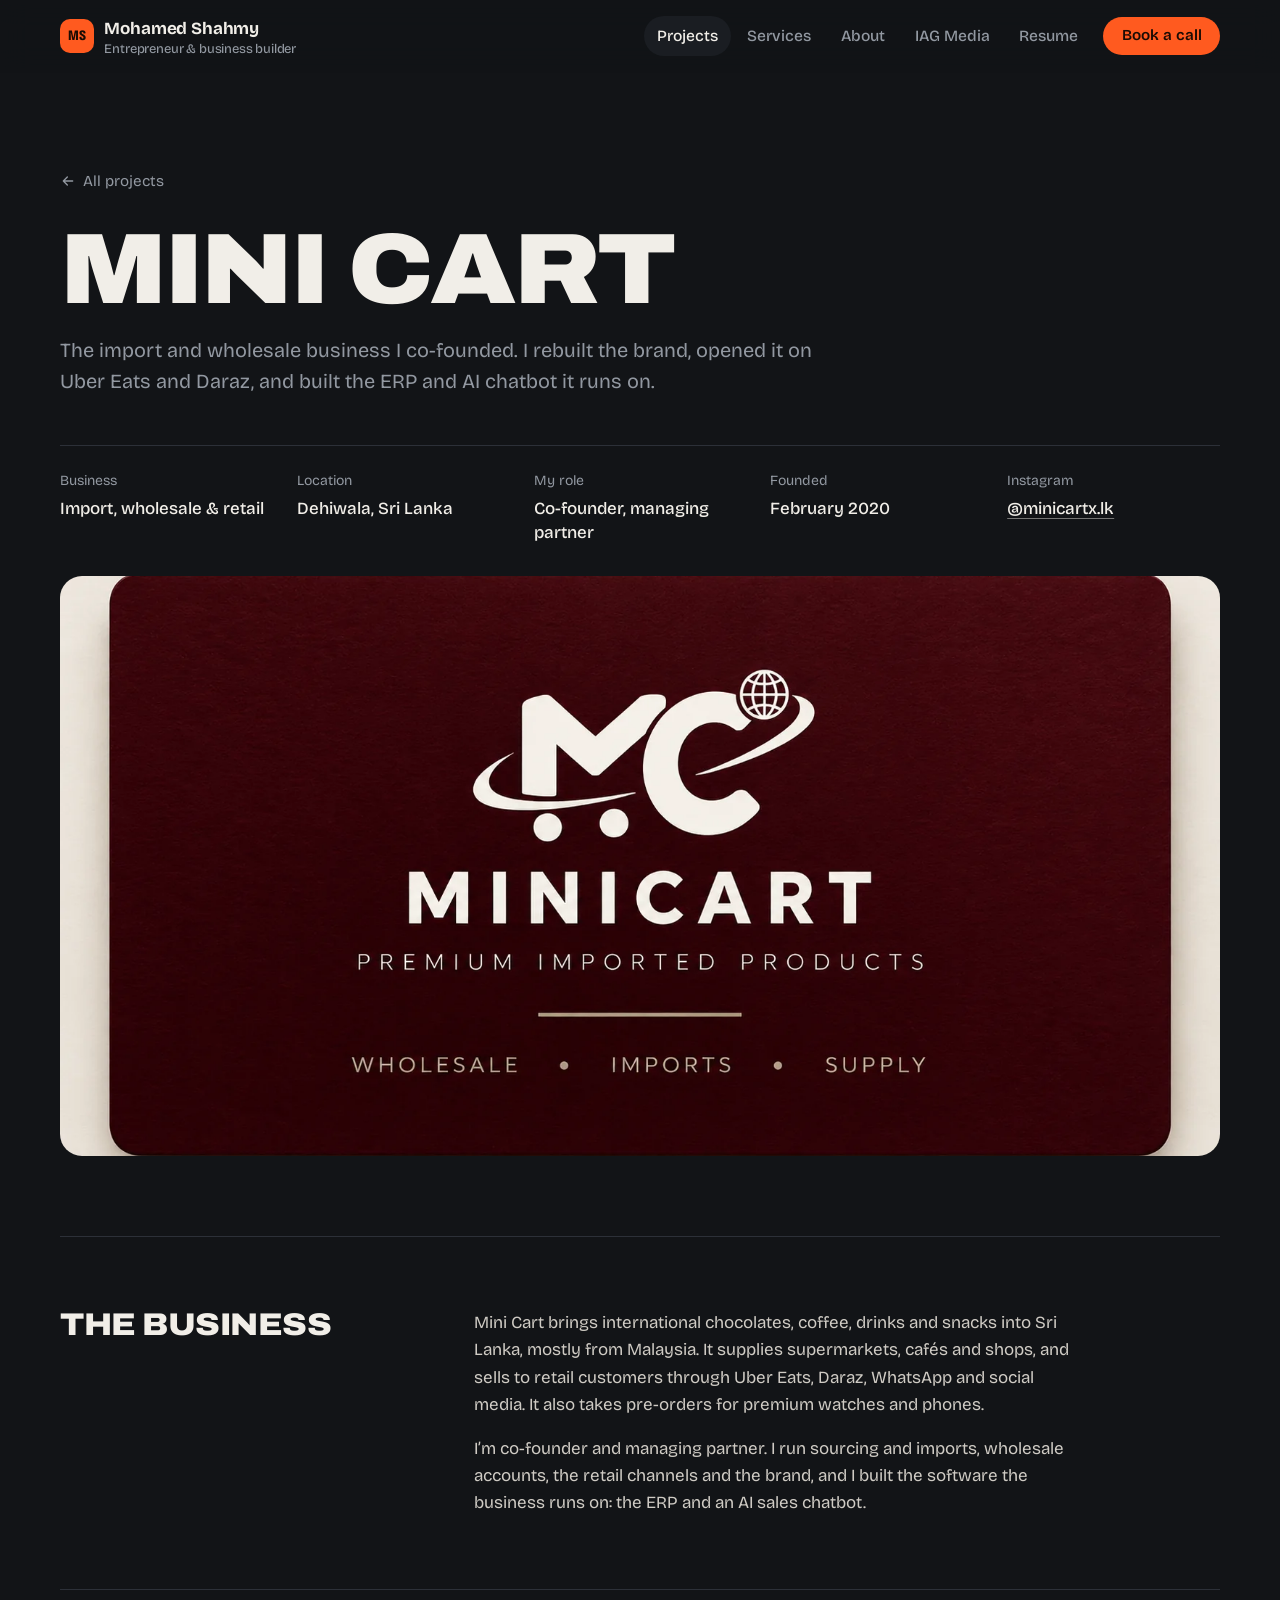
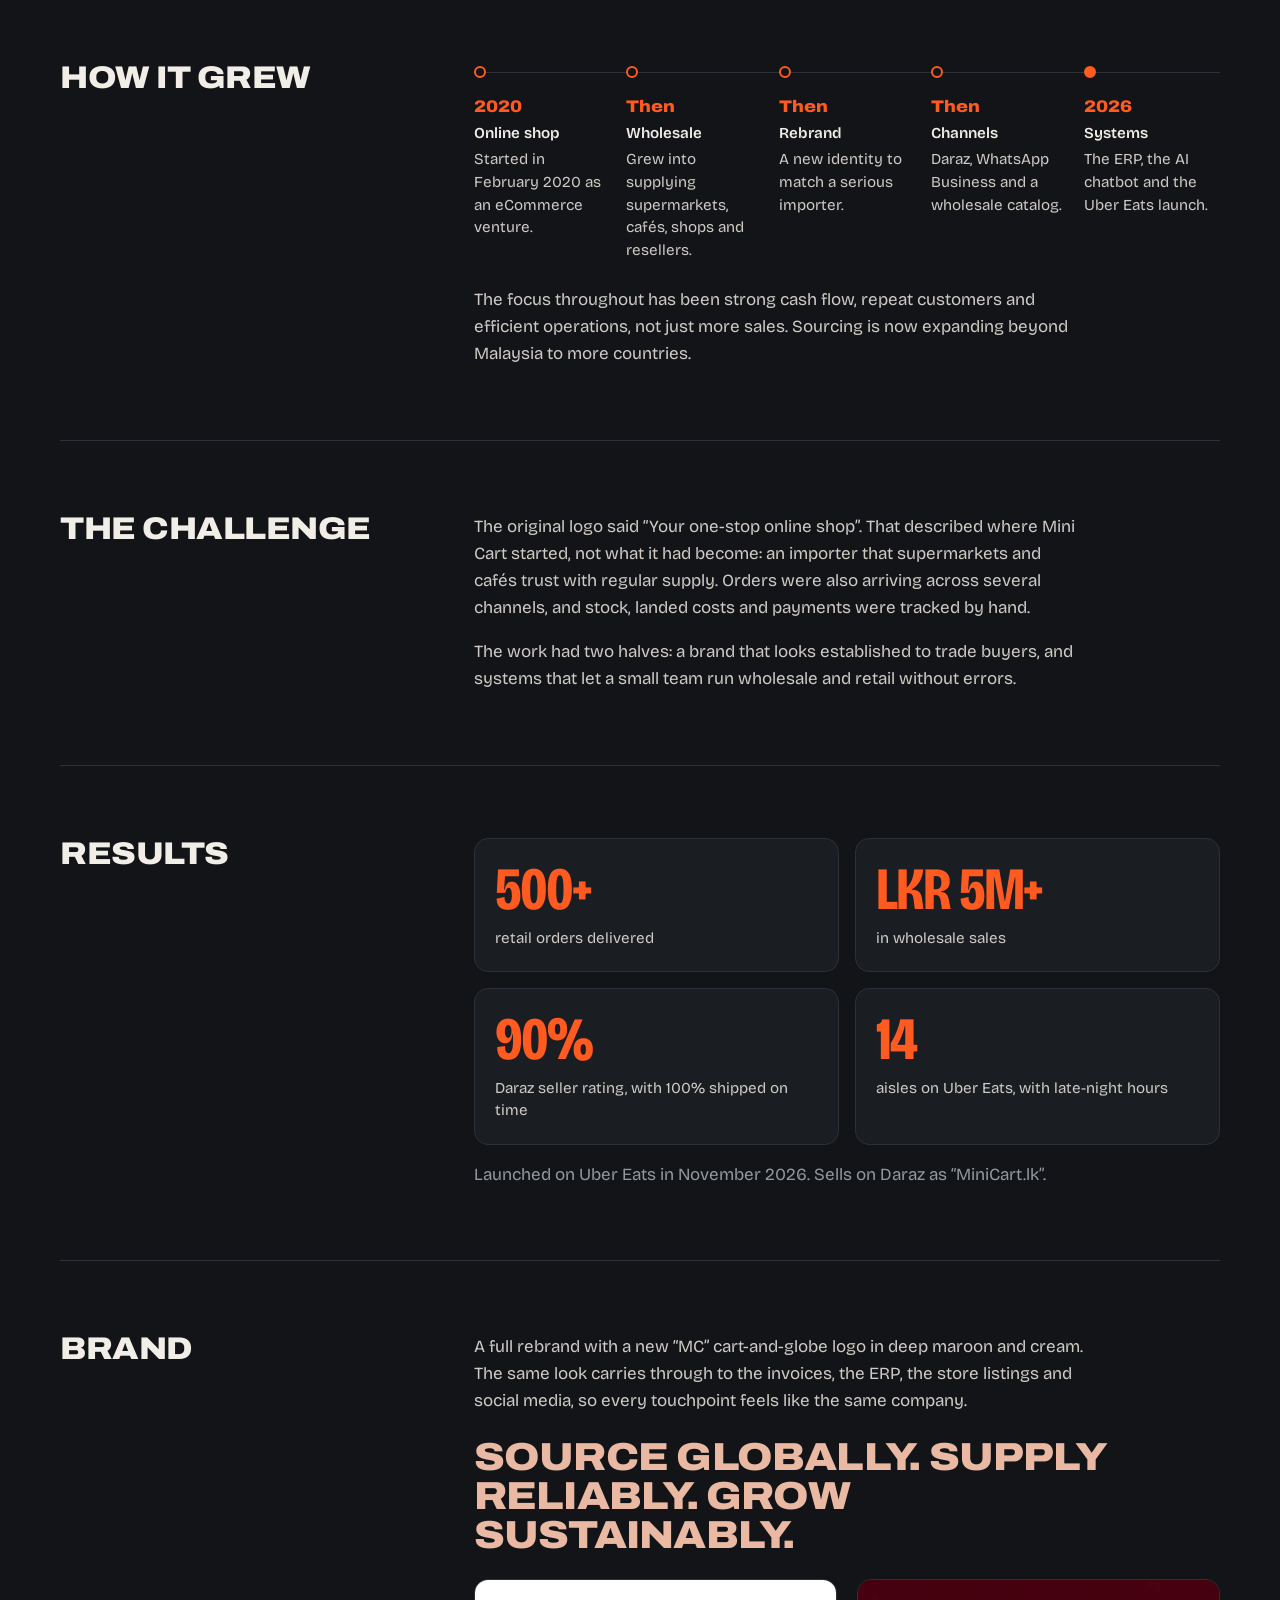
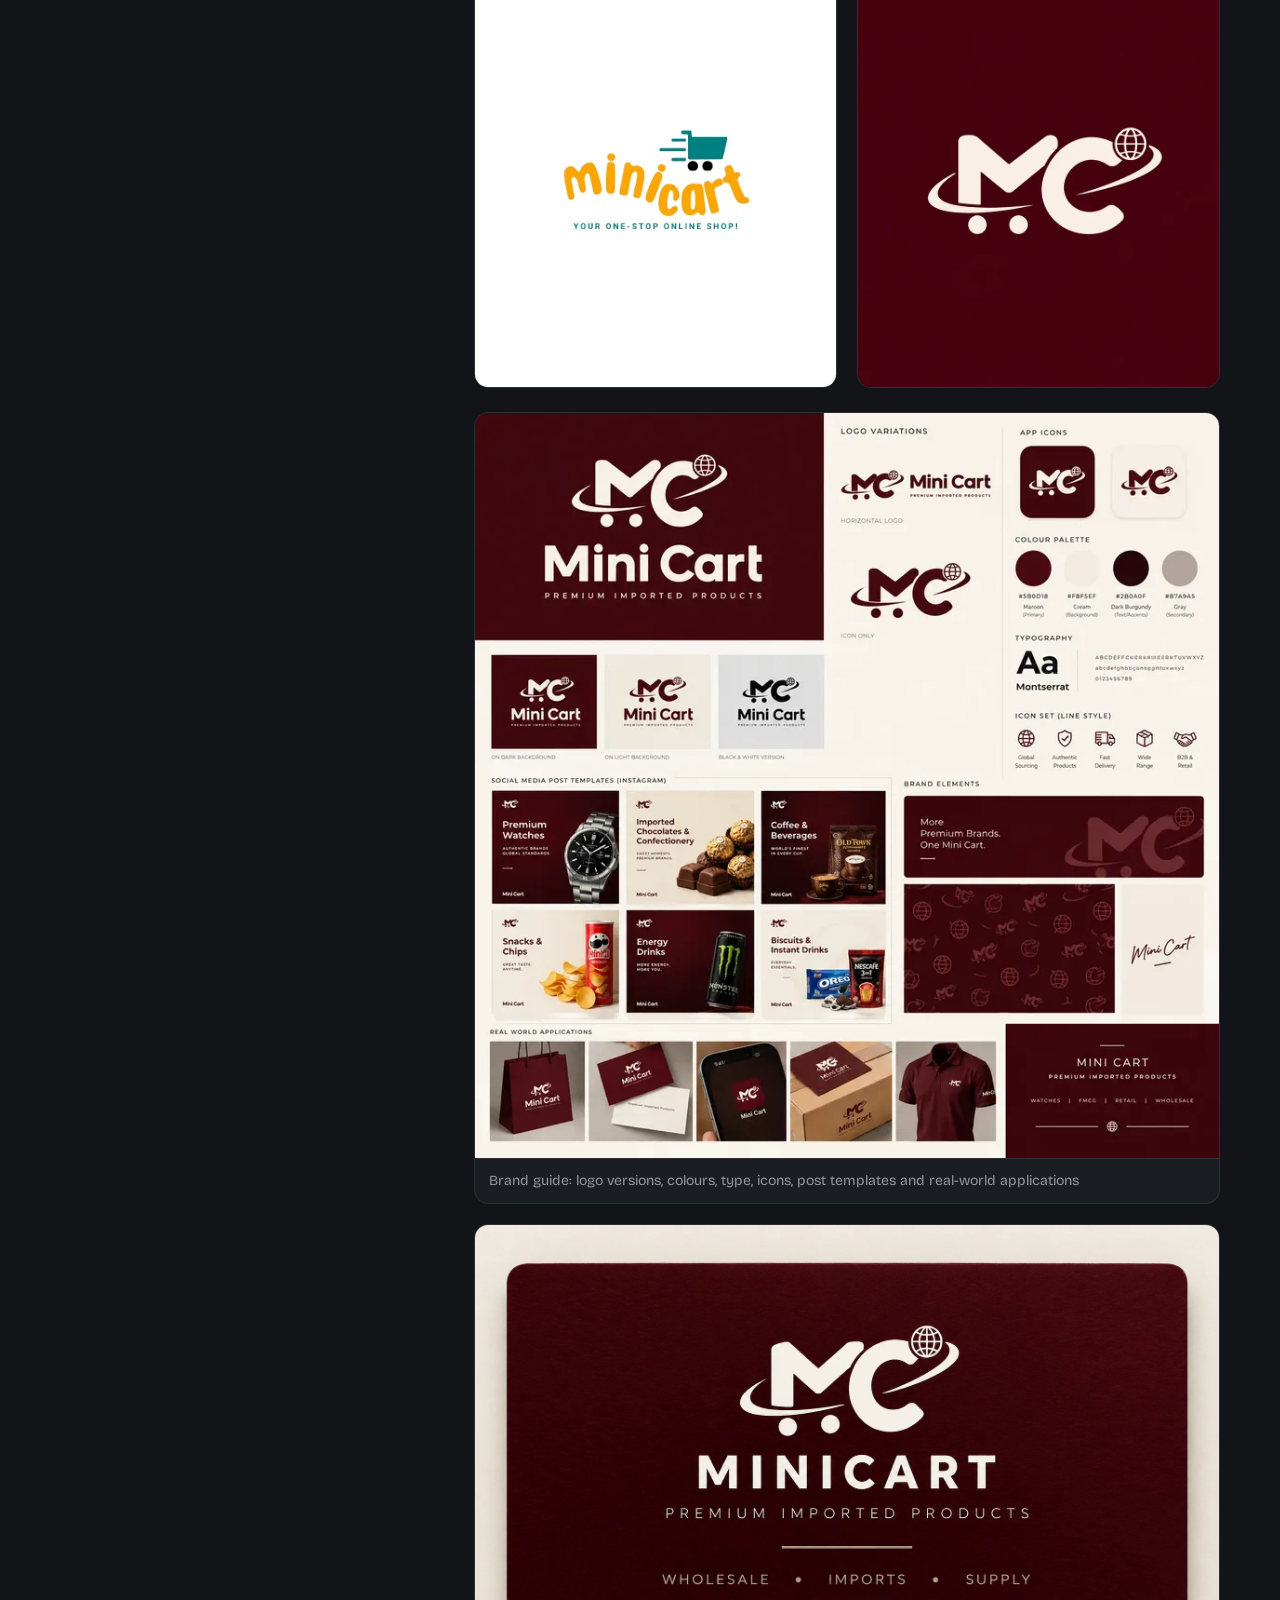
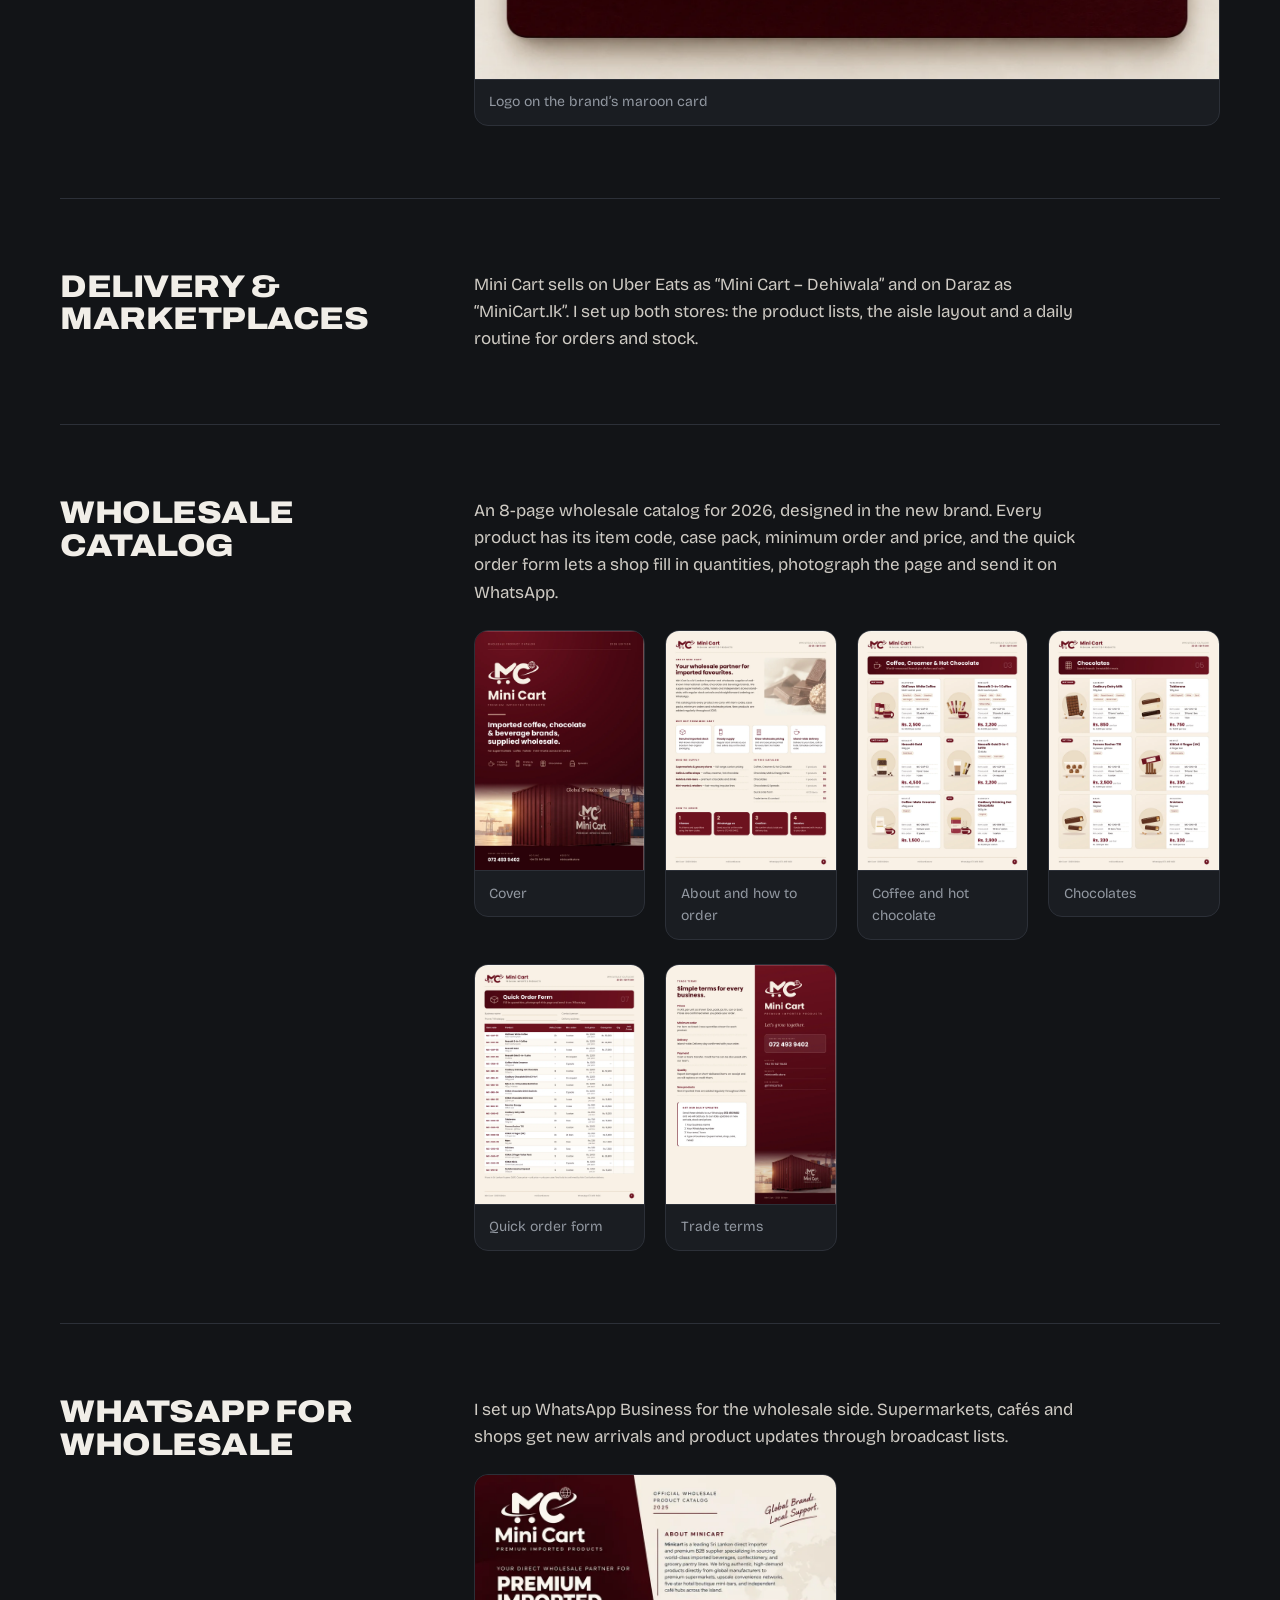
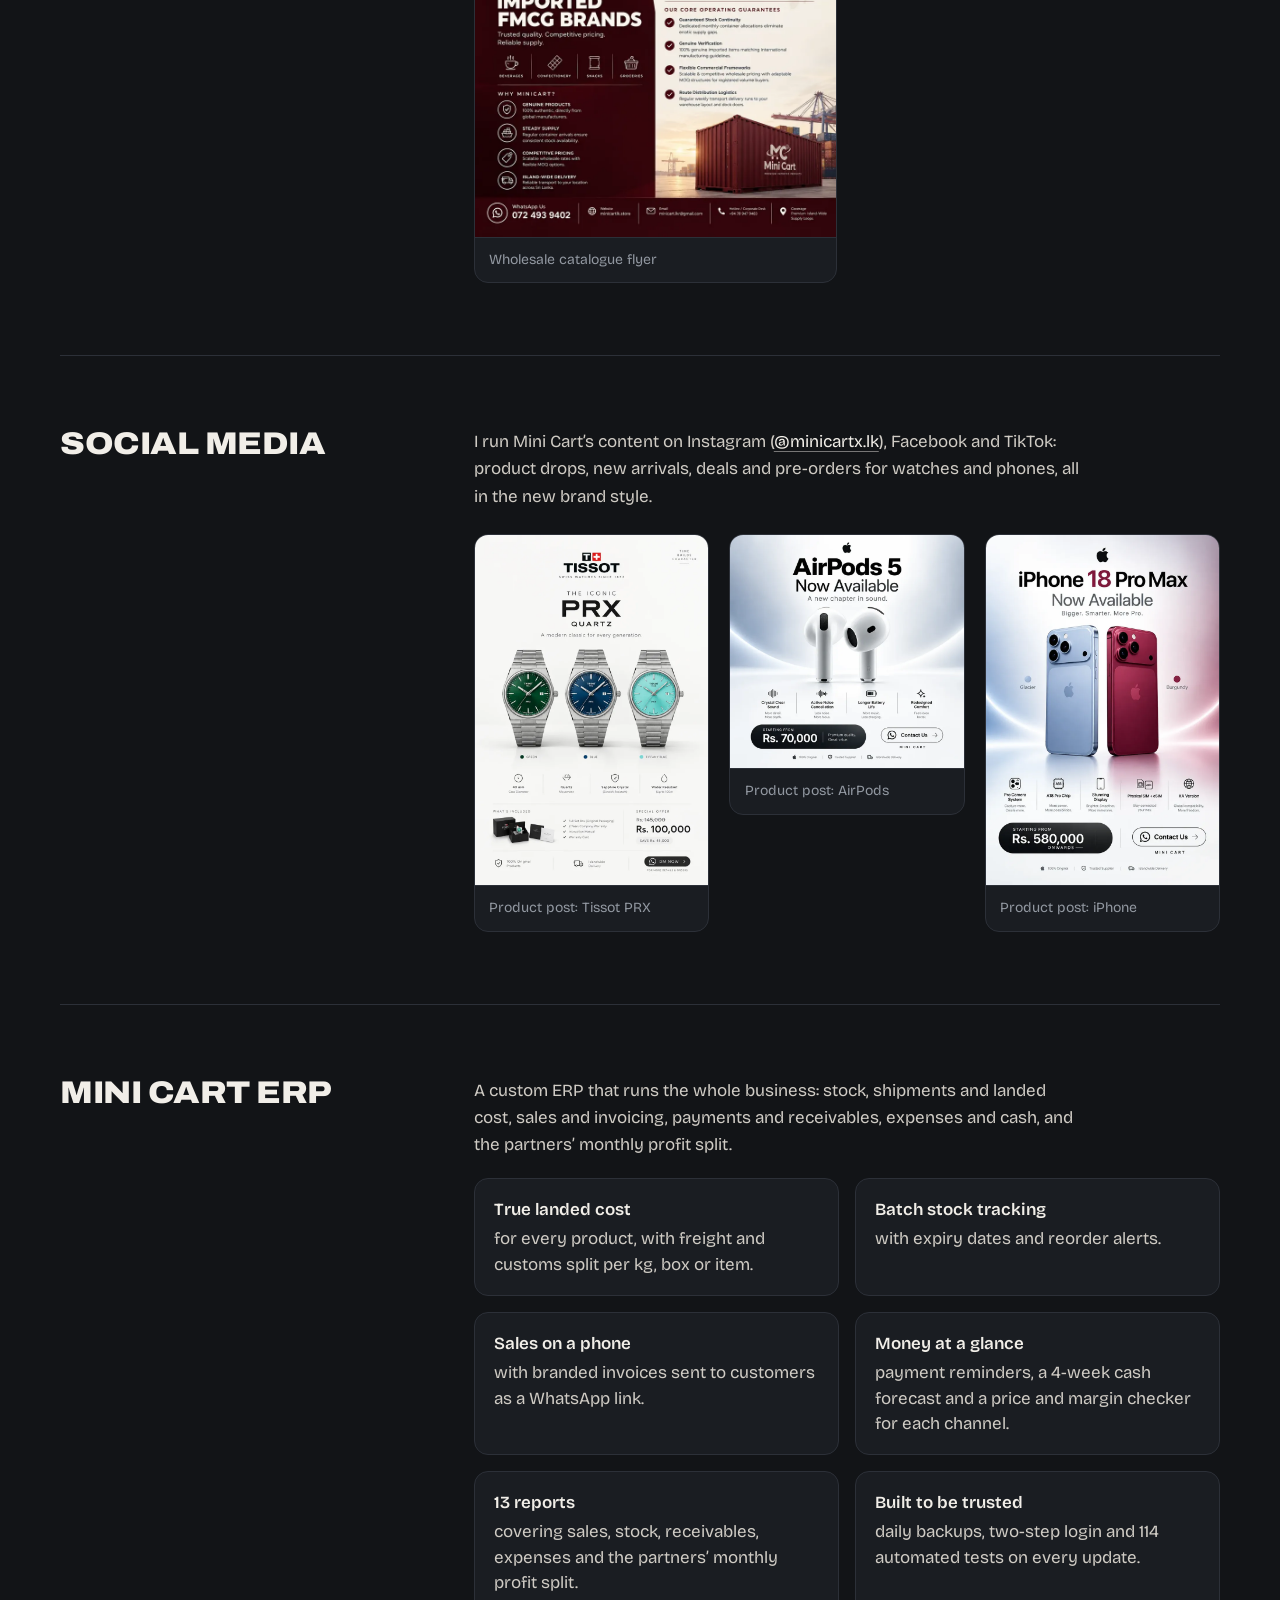
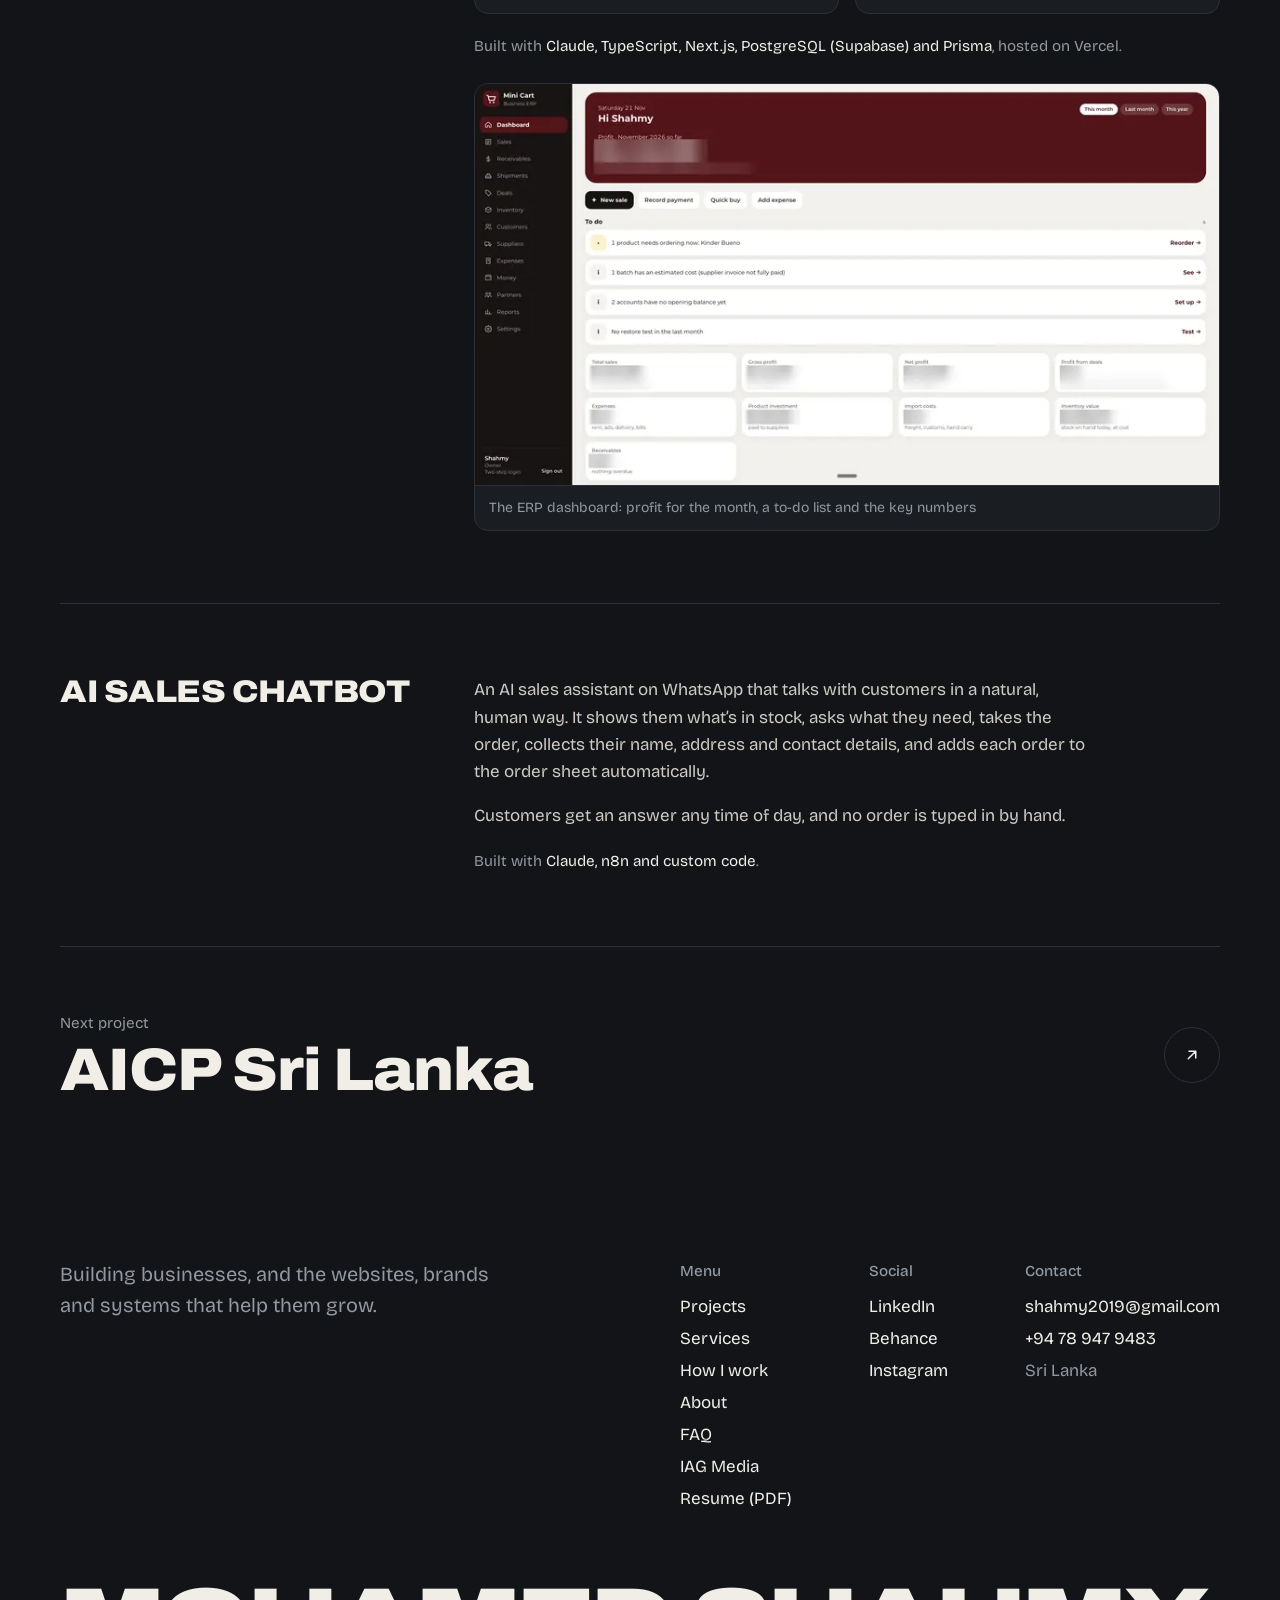
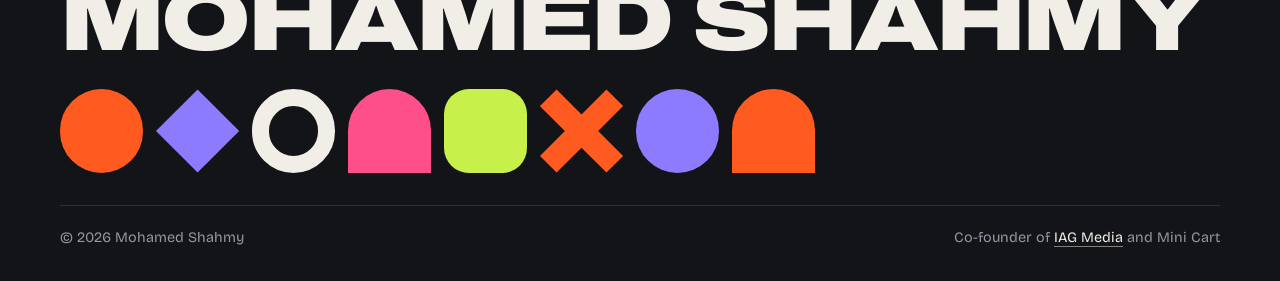
<file: minicart.html>
<!doctype html>
<html lang="en">
<head>
<meta charset="utf-8">
<meta name="viewport" content="width=device-width, initial-scale=1">
<title>Mini Cart Case Study: Rebrand, ERP &amp; AI Chatbot | Mohamed Shahmy</title>
<meta name="description" content="Mini Cart case study: a rebrand, Uber Eats and Daraz stores, WhatsApp wholesale, a custom ERP and an AI sales chatbot for a Sri Lankan importer.">
<meta name="author" content="Mohamed Shahmy">
<meta name="robots" content="index, follow, max-image-preview:large">
<link rel="canonical" href="https://mohamedshahmy.com/minicart">
<meta name="theme-color" content="#121417">
<meta property="og:type" content="website">
<meta property="og:site_name" content="Mohamed Shahmy">
<meta property="og:locale" content="en_GB">
<meta property="og:title" content="Mini Cart Case Study: Rebrand, ERP &amp; AI Chatbot | Mohamed Shahmy">
<meta property="og:description" content="Mini Cart case study: a rebrand, Uber Eats and Daraz stores, WhatsApp wholesale, a custom ERP and an AI sales chatbot for a Sri Lankan importer.">
<meta property="og:url" content="https://mohamedshahmy.com/minicart">
<meta property="og:image" content="https://mohamedshahmy.com/assets/img/mc-brandkit-2.webp">
<meta name="twitter:card" content="summary_large_image">
<meta name="twitter:title" content="Mini Cart Case Study: Rebrand, ERP &amp; AI Chatbot | Mohamed Shahmy">
<meta name="twitter:description" content="Mini Cart case study: a rebrand, Uber Eats and Daraz stores, WhatsApp wholesale, a custom ERP and an AI sales chatbot for a Sri Lankan importer.">
<meta name="twitter:image" content="https://mohamedshahmy.com/assets/img/mc-brandkit-2.webp">
<link rel="icon" href="/assets/favicon.svg" type="image/svg+xml">
<link rel="apple-touch-icon" href="/assets/apple-touch-icon.png">
<link rel="preload" href="/assets/fonts/bricolage-grotesque.woff2" as="font" type="font/woff2" crossorigin>
<link rel="preload" href="/assets/fonts/archivo.woff2" as="font" type="font/woff2" crossorigin>
<link rel="stylesheet" href="/assets/site.css?v=e92a10d0">
<script>document.documentElement.classList.add("js")</script>
<script type="application/ld+json">{"@context": "https://schema.org", "@graph": [{"@type": "CreativeWork", "name": "Mini Cart", "headline": "Mini Cart: brand, marketplaces, ERP and AI chatbot", "description": "Mini Cart case study: a rebrand, Uber Eats and Daraz stores, WhatsApp wholesale, a custom ERP and an AI sales chatbot for a Sri Lankan importer.", "url": "https://mohamedshahmy.com/minicart", "image": "https://mohamedshahmy.com/assets/img/mc-brandkit-2.webp", "author": {"@id": "https://mohamedshahmy.com/#person"}}, {"@type": "Organization", "name": "Mini Cart", "foundingDate": "2020-02", "address": {"@type": "PostalAddress", "addressLocality": "Dehiwala", "addressCountry": "LK"}, "sameAs": ["https://www.instagram.com/minicartx.lk/"], "founder": {"@id": "https://mohamedshahmy.com/#person"}}, {"@type": "BreadcrumbList", "itemListElement": [{"@type": "ListItem", "position": 1, "name": "Home", "item": "https://mohamedshahmy.com/"}, {"@type": "ListItem", "position": 2, "name": "Projects", "item": "https://mohamedshahmy.com/projects"}, {"@type": "ListItem", "position": 3, "name": "Mini Cart", "item": "https://mohamedshahmy.com/minicart"}]}]}</script>
<script async src="https://www.googletagmanager.com/gtag/js?id=G-2MVM7VKYSH"></script>
<script>window.dataLayer=window.dataLayer||[];function gtag(){dataLayer.push(arguments);}gtag('js',new Date());gtag('config','G-2MVM7VKYSH');</script>
</head>
<body>
<a class="skip" href="#main">Skip to content</a>

<header class="nav">
  <div class="wrap nav-inner">
    <a class="brand" href="/"><span class="brand-mark" aria-hidden="true">MS</span><span>Mohamed Shahmy<small>Entrepreneur &amp; business builder</small></span></a>
    <button class="nav-toggle" type="button" aria-expanded="false" aria-controls="nav-links" aria-label="Open menu"><svg viewBox="0 0 24 24" fill="none" stroke="currentColor" stroke-width="2" stroke-linecap="round" aria-hidden="true"><path d="M4 8h16M4 16h16"/></svg></button>
    <nav class="nav-links" id="nav-links" aria-label="Main"><a href="/projects" aria-current="page">Projects</a><a href="/#services">Services</a><a href="/#about">About</a><a href="/iagmedia">IAG Media</a><a href="/assets/Mohamed-Shahmy-CV.pdf">Resume</a><a class="btn btn-signal" href="https://cal.com/shahmy-sabeer-rnyuyk/30min" target="_blank" rel="noopener">Book a call</a></nav>
  </div>
</header>

<main id="main">
<section class="page-head" style="padding-bottom:0">
  <div class="wrap reveal">
    <a class="back" href="/projects"><svg viewBox="0 0 24 24" fill="none" stroke="currentColor" stroke-width="2" stroke-linecap="round" stroke-linejoin="round" aria-hidden="true"><path d="M19 12H5M11 18l-6-6 6-6"/></svg>All projects</a>
    <h1 class="display">Mini Cart</h1>
    <p class="lede">The import and wholesale business I co-founded. I rebuilt the brand, opened it on Uber Eats and Daraz, and built the ERP and AI chatbot it runs on.</p>
    <dl class="facts"><div><dt>Business</dt><dd>Import, wholesale &amp; retail</dd></div><div><dt>Location</dt><dd>Dehiwala, Sri Lanka</dd></div><div><dt>My role</dt><dd>Co-founder, managing partner</dd></div><div><dt>Founded</dt><dd>February 2020</dd></div><div><dt>Instagram</dt><dd><a class="link" href="https://www.instagram.com/minicartx.lk/" target="_blank" rel="noopener">@minicartx.lk</a></dd></div></dl>
  </div>
</section>
<div class="wrap cover"><figure class="mc-cover-img"><img src="/assets/img/mc-brandkit-2.webp" srcset="/assets/img/md/mc-brandkit-2.webp 800w, /assets/img/mc-brandkit-2.webp 1600w" sizes="(max-width: 1240px) 94vw, 1160px" alt="The new Mini Cart logo on a maroon card" width="1600" height="975" fetchpriority="high"></figure></div>
<div class="wrap" style="margin-top:clamp(3rem,7vw,5rem)"><section class="chapter" aria-label="The business"><h2>The business</h2><div><div class="prose"><p>Mini Cart brings international chocolates, coffee, drinks and snacks into Sri Lanka, mostly from Malaysia. It supplies supermarkets, cafés and shops, and sells to retail customers through Uber Eats, Daraz, WhatsApp and social media. It also takes pre-orders for premium watches and phones.</p><p>I’m co-founder and managing partner. I run sourcing and imports, wholesale accounts, the retail channels and the brand, and I built the software the business runs on: the ERP and an AI sales chatbot.</p></div></div></section><section class="chapter" aria-label="How it grew"><h2>How it grew</h2><div><ol class="tl-steps"><li><span>2020</span><b>Online shop</b>Started in February 2020 as an eCommerce venture.</li><li><span>Then</span><b>Wholesale</b>Grew into supplying supermarkets, cafés, shops and resellers.</li><li><span>Then</span><b>Rebrand</b>A new identity to match a serious importer.</li><li><span>Then</span><b>Channels</b>Daraz, WhatsApp Business and a wholesale catalog.</li><li><span>2026</span><b>Systems</b>The ERP, the AI chatbot and the Uber Eats launch.</li></ol><div class="prose" style="margin-top:1.5rem"><p>The focus throughout has been strong cash flow, repeat customers and efficient operations, not just more sales. Sourcing is now expanding beyond Malaysia to more countries.</p></div></div></section><section class="chapter" aria-label="The challenge"><h2>The challenge</h2><div><div class="prose"><p>The original logo said “Your one-stop online shop”. That described where Mini Cart started, not what it had become: an importer that supermarkets and cafés trust with regular supply. Orders were also arriving across several channels, and stock, landed costs and payments were tracked by hand.</p><p>The work had two halves: a brand that looks established to trade buyers, and systems that let a small team run wholesale and retail without errors.</p></div></div></section><section class="chapter" aria-label="Results"><h2>Results</h2><div><div class="results" style="grid-template-columns:repeat(2,minmax(0,1fr))"><div class="result"><strong>500+</strong><span>retail orders delivered</span></div><div class="result"><strong>LKR 5M+</strong><span>in wholesale sales</span></div><div class="result"><strong>90%</strong><span>Daraz seller rating, with 100% shipped on time</span></div><div class="result"><strong>14</strong><span>aisles on Uber Eats, with late-night hours</span></div></div><p class="muted" style="margin-top:1rem">Launched on Uber Eats in November 2026. Sells on Daraz as “MiniCart.lk”.</p></div></section><section class="chapter" aria-label="Brand"><h2>Brand</h2><div><div class="prose"><p>A full rebrand with a new “MC” cart-and-globe logo in deep maroon and cream. The same look carries through to the invoices, the ERP, the store listings and social media, so every touchpoint feels like the same company.</p></div><p class="slogan">Source globally. Supply reliably. Grow sustainably.</p><div class="gallery"><figure class=""><img src="/assets/img/mc-logo-before.webp" width="500" height="500" alt="Before: the old Mini Cart logo" loading="lazy" decoding="async"><figcaption>Before: the old Mini Cart logo</figcaption></figure><figure class=""><img src="/assets/img/mc-logo-after.webp" width="900" height="900" alt="After: the new MC cart-and-globe mark" loading="lazy" decoding="async"><figcaption>After: the new MC cart-and-globe mark</figcaption></figure></div><div class="gallery natural"><figure class="wide"><img src="/assets/img/mc-brandkit-1.webp" width="1254" height="1254" srcset="/assets/img/md/mc-brandkit-1.webp 800w, /assets/img/mc-brandkit-1.webp 1254w" sizes="(max-width: 760px) 92vw, 760px" alt="Brand guide: logo versions, colours, type, icons, post templates and real-world applications" loading="lazy" decoding="async"><figcaption>Brand guide: logo versions, colours, type, icons, post templates and real-world applications</figcaption></figure><figure class="wide"><img src="/assets/img/mc-brandkit-2.webp" width="1600" height="975" srcset="/assets/img/md/mc-brandkit-2.webp 800w, /assets/img/mc-brandkit-2.webp 1600w" sizes="(max-width: 760px) 92vw, 760px" alt="Logo on the brand’s maroon card" loading="lazy" decoding="async"><figcaption>Logo on the brand’s maroon card</figcaption></figure></div></div></section><section class="chapter" aria-label="Delivery &amp;amp; marketplaces"><h2>Delivery &amp; marketplaces</h2><div><div class="prose"><p>Mini Cart sells on Uber Eats as “Mini Cart – Dehiwala” and on Daraz as “MiniCart.lk”. I set up both stores: the product lists, the aisle layout and a daily routine for orders and stock.</p></div></div></section><section class="chapter" aria-label="Wholesale catalog"><h2>Wholesale catalog</h2><div><div class="prose"><p>An 8-page wholesale catalog for 2026, designed in the new brand. Every product has its item code, case pack, minimum order and price, and the quick order form lets a shop fill in quantities, photograph the page and send it on WhatsApp.</p></div><div class="gallery gallery-4 natural"><figure class=""><img src="/assets/img/mc-catalog-1.webp" width="900" height="1272" alt="Cover" loading="lazy" decoding="async"><figcaption>Cover</figcaption></figure><figure class=""><img src="/assets/img/mc-catalog-2.webp" width="900" height="1272" alt="About and how to order" loading="lazy" decoding="async"><figcaption>About and how to order</figcaption></figure><figure class=""><img src="/assets/img/mc-catalog-3.webp" width="900" height="1272" alt="Coffee and hot chocolate" loading="lazy" decoding="async"><figcaption>Coffee and hot chocolate</figcaption></figure><figure class=""><img src="/assets/img/mc-catalog-5.webp" width="900" height="1272" alt="Chocolates" loading="lazy" decoding="async"><figcaption>Chocolates</figcaption></figure></div><div class="gallery gallery-4 natural"><figure class=""><img src="/assets/img/mc-catalog-7.webp" width="900" height="1272" alt="Quick order form" loading="lazy" decoding="async"><figcaption>Quick order form</figcaption></figure><figure class=""><img src="/assets/img/mc-catalog-8.webp" width="900" height="1272" alt="Trade terms" loading="lazy" decoding="async"><figcaption>Trade terms</figcaption></figure></div></div></section><section class="chapter" aria-label="WhatsApp for wholesale"><h2>WhatsApp for wholesale</h2><div><div class="prose"><p>I set up WhatsApp Business for the wholesale side. Supermarkets, cafés and shops get new arrivals and product updates through broadcast lists.</p></div><div class="gallery natural"><figure class=""><img src="/assets/img/mc-flyer.webp" width="1254" height="1254" srcset="/assets/img/md/mc-flyer.webp 800w, /assets/img/mc-flyer.webp 1254w" sizes="(max-width: 760px) 92vw, 380px" alt="Wholesale catalogue flyer" loading="lazy" decoding="async"><figcaption>Wholesale catalogue flyer</figcaption></figure></div></div></section><section class="chapter" aria-label="Social media"><h2>Social media</h2><div><div class="prose"><p>I run Mini Cart’s content on Instagram (<a class="link" href="https://www.instagram.com/minicartx.lk/" target="_blank" rel="noopener">@minicartx.lk</a>), Facebook and TikTok: product drops, new arrivals, deals and pre-orders for watches and phones, all in the new brand style.</p></div><div class="gallery gallery-3 natural"><figure class=""><img src="/assets/img/mc-post-1.webp" width="1024" height="1536" srcset="/assets/img/md/mc-post-1.webp 800w, /assets/img/mc-post-1.webp 1024w" sizes="(max-width: 760px) 92vw, 380px" alt="Product post: Tissot PRX" loading="lazy" decoding="async"><figcaption>Product post: Tissot PRX</figcaption></figure><figure class=""><img src="/assets/img/mc-post-2.webp" width="1254" height="1254" srcset="/assets/img/md/mc-post-2.webp 800w, /assets/img/mc-post-2.webp 1254w" sizes="(max-width: 760px) 92vw, 380px" alt="Product post: AirPods" loading="lazy" decoding="async"><figcaption>Product post: AirPods</figcaption></figure><figure class=""><img src="/assets/img/mc-post-3.webp" width="1024" height="1536" srcset="/assets/img/md/mc-post-3.webp 800w, /assets/img/mc-post-3.webp 1024w" sizes="(max-width: 760px) 92vw, 380px" alt="Product post: iPhone" loading="lazy" decoding="async"><figcaption>Product post: iPhone</figcaption></figure></div></div></section><section class="chapter" aria-label="Mini Cart ERP"><h2>Mini Cart ERP</h2><div><div class="prose"><p>A custom ERP that runs the whole business: stock, shipments and landed cost, sales and invoicing, payments and receivables, expenses and cash, and the partners’ monthly profit split.</p></div><ul class="feature-list"><li><b>True landed cost</b>for every product, with freight and customs split per kg, box or item.</li><li><b>Batch stock tracking</b>with expiry dates and reorder alerts.</li><li><b>Sales on a phone</b>with branded invoices sent to customers as a WhatsApp link.</li><li><b>Money at a glance</b>payment reminders, a 4-week cash forecast and a price and margin checker for each channel.</li><li><b>13 reports</b>covering sales, stock, receivables, expenses and the partners’ monthly profit split.</li><li><b>Built to be trusted</b>daily backups, two-step login and 114 automated tests on every update.</li></ul><p class="built">Built with <span>Claude, TypeScript, Next.js, PostgreSQL (Supabase) and Prisma</span>, hosted on Vercel.</p><div class="gallery natural"><figure class="wide"><img src="/assets/img/mc-erp-1.webp" width="2000" height="1078" srcset="/assets/img/md/mc-erp-1.webp 800w, /assets/img/mc-erp-1.webp 2000w" sizes="(max-width: 760px) 92vw, 760px" alt="The ERP dashboard: profit for the month, a to-do list and the key numbers" loading="lazy" decoding="async"><figcaption>The ERP dashboard: profit for the month, a to-do list and the key numbers</figcaption></figure></div></div></section><section class="chapter" aria-label="AI sales chatbot"><h2>AI sales chatbot</h2><div><div class="prose"><p>An AI sales assistant on WhatsApp that talks with customers in a natural, human way. It shows them what’s in stock, asks what they need, takes the order, collects their name, address and contact details, and adds each order to the order sheet automatically.</p><p>Customers get an answer any time of day, and no order is typed in by hand.</p></div><p class="built">Built with <span>Claude, n8n and custom code</span>.</p></div></section>
  <a class="next" href="/aicp"><div><small>Next project</small><span class="h2">AICP Sri Lanka</span></div><span class="work-go" aria-hidden="true"><svg viewBox="0 0 24 24" fill="none" stroke="currentColor" stroke-width="2" stroke-linecap="round" stroke-linejoin="round" aria-hidden="true"><path d="M7 17 17 7M8 7h9v9"/></svg></span></a>
</div>
</main>
<footer class="bigfoot">
  <div class="wrap">
    <div class="bigfoot-cols">
      <p class="lede" style="max-width:22em">Building businesses, and the websites, brands and systems that help them grow.</p>
      <div style="display:flex;gap:clamp(2rem,6vw,5rem);flex-wrap:wrap">
        <div><h3>Menu</h3><ul><li><a href="/projects">Projects</a></li><li><a href="/#services">Services</a></li><li><a href="/#process">How I work</a></li><li><a href="/#about">About</a></li><li><a href="/#faq">FAQ</a></li><li><a href="/iagmedia">IAG Media</a></li><li><a href="/assets/Mohamed-Shahmy-CV.pdf">Resume (PDF)</a></li></ul></div>
        <div><h3>Social</h3><ul><li><a href="https://www.linkedin.com/in/mohamedshahmy/" target="_blank" rel="noopener">LinkedIn</a></li><li><a href="https://www.behance.net/shahmy2019" target="_blank" rel="noopener">Behance</a></li><li><a href="https://www.instagram.com/__.shahmy.__/" target="_blank" rel="noopener">Instagram</a></li></ul></div>
        <div><h3>Contact</h3><ul><li><a href="mailto:shahmy2019@gmail.com">shahmy2019@gmail.com</a></li><li><a href="https://wa.me/94789479483" target="_blank" rel="noopener">+94 78 947 9483</a></li><li class="muted">Sri Lanka</li></ul></div>
      </div>
    </div>
    <p class="bigfoot-name" data-fit aria-hidden="true">Mohamed Shahmy</p>
    <div class="shapes" aria-hidden="true"><span class="s-c"></span><span class="s-l"></span><span class="s-r"></span><span class="s-p"></span><span class="s-g"></span><span class="s-x"></span><span class="s-c" style="background:var(--pop-lilac)"></span><span class="s-p" style="background:var(--signal)"></span></div>
    <div class="bigfoot-base"><span>&copy; <span data-year>2026</span> Mohamed Shahmy</span><span>Co-founder of <a class="link" href="/iagmedia">IAG Media</a> and Mini Cart</span></div>
  </div>
</footer>
<script src="/assets/site.js?v=73d632f2" defer></script>
</body>
</html>
</file>
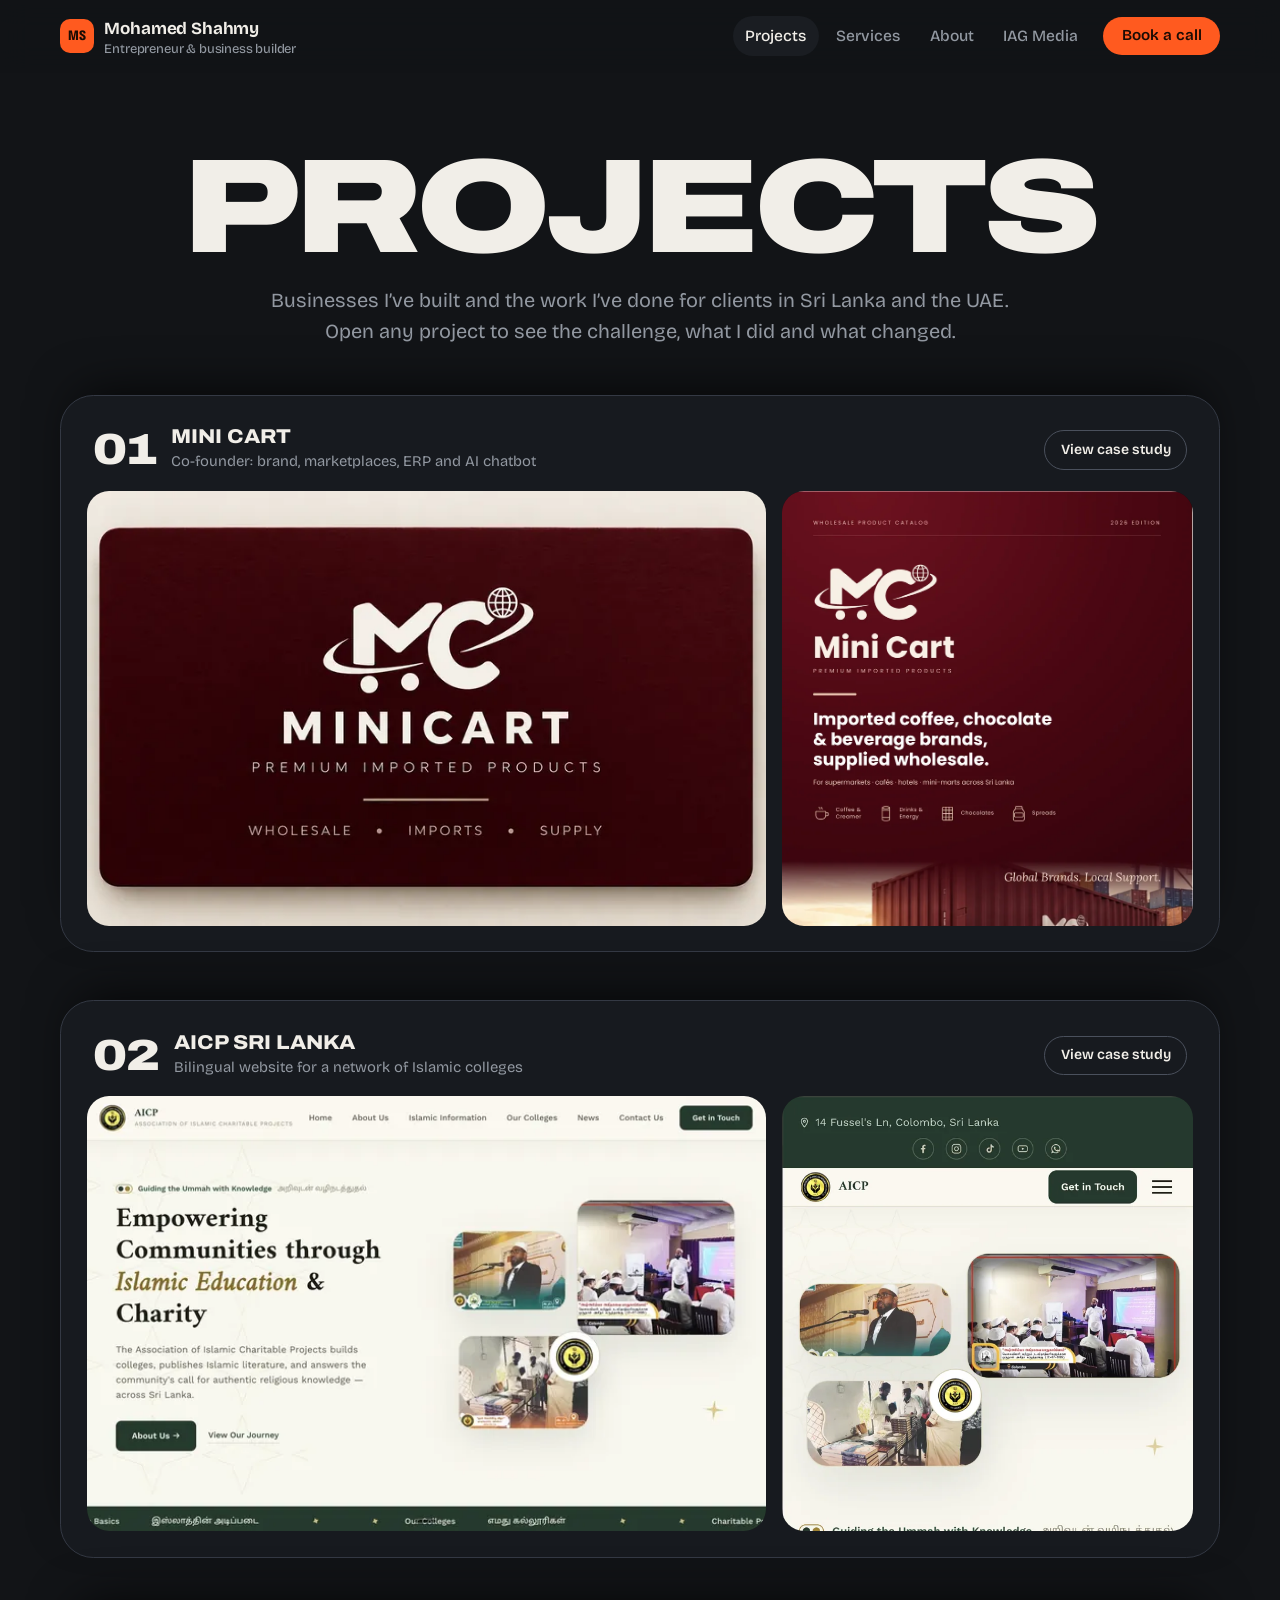
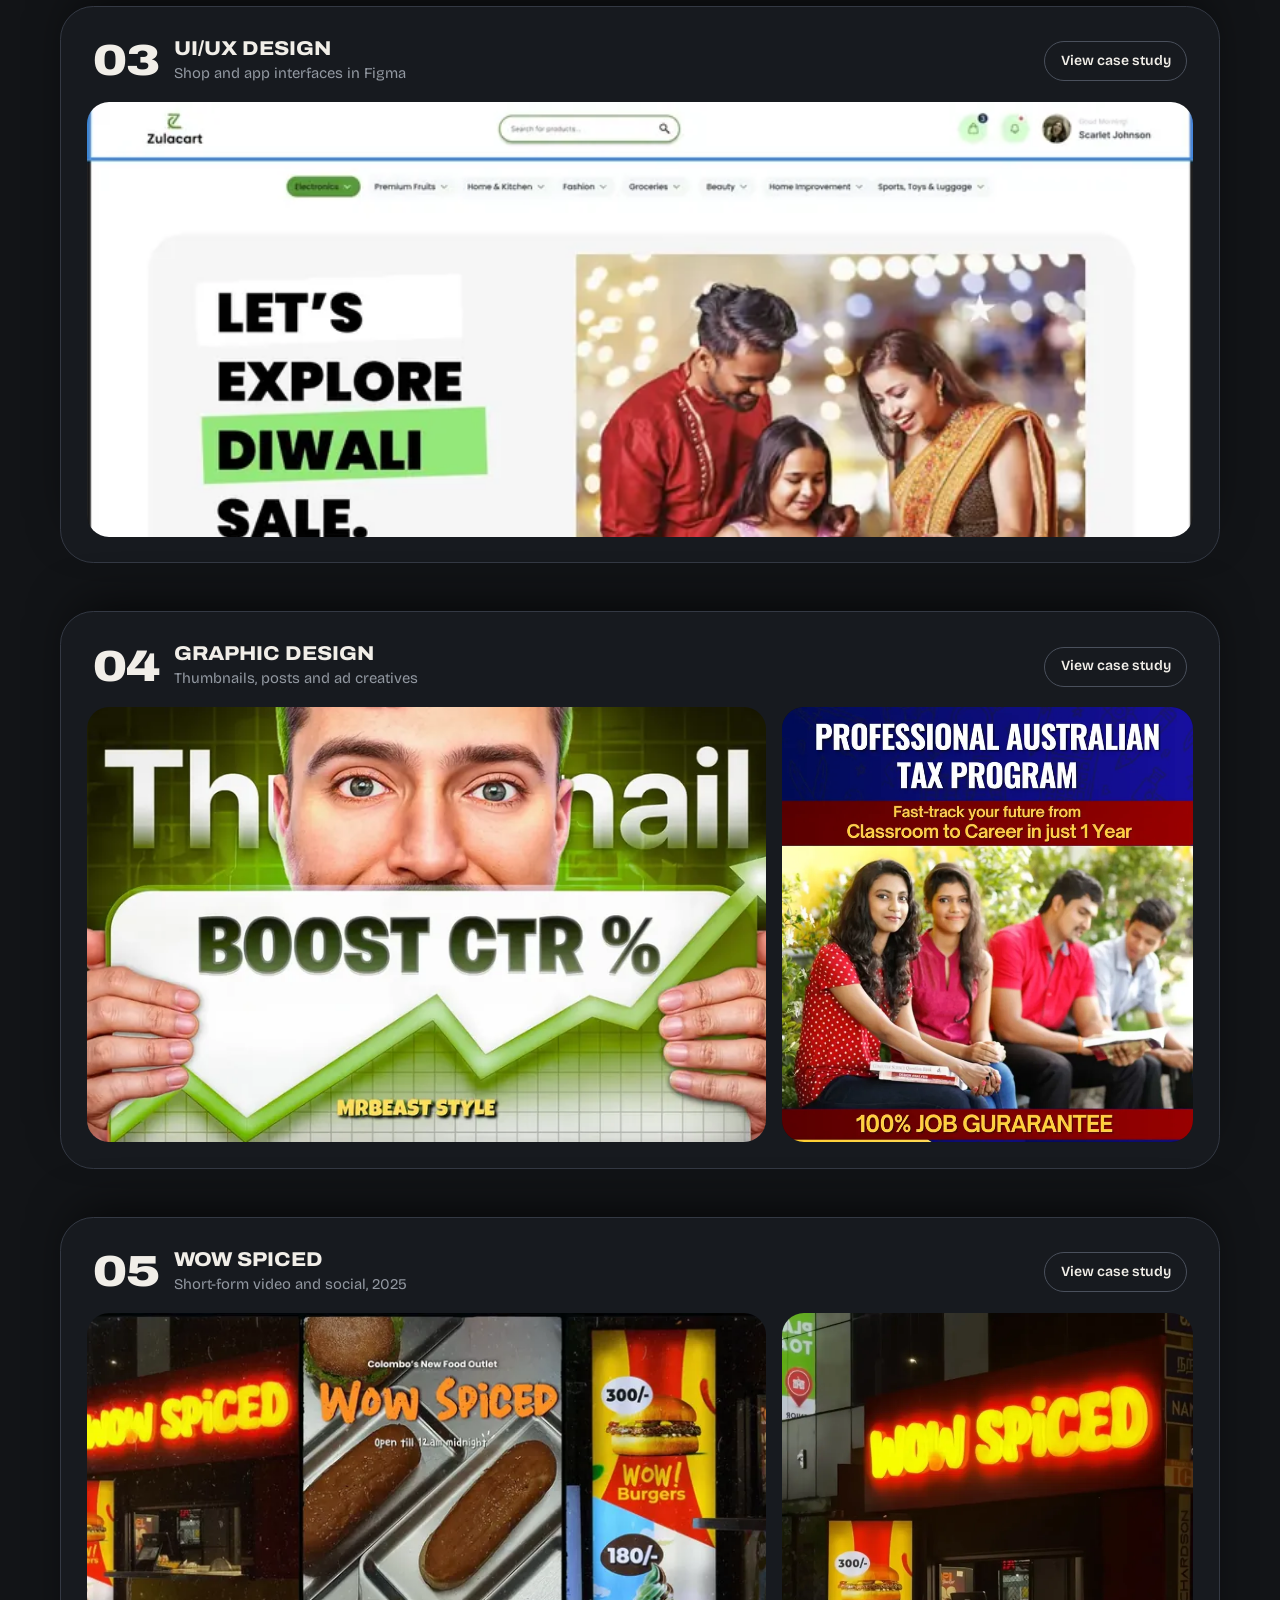
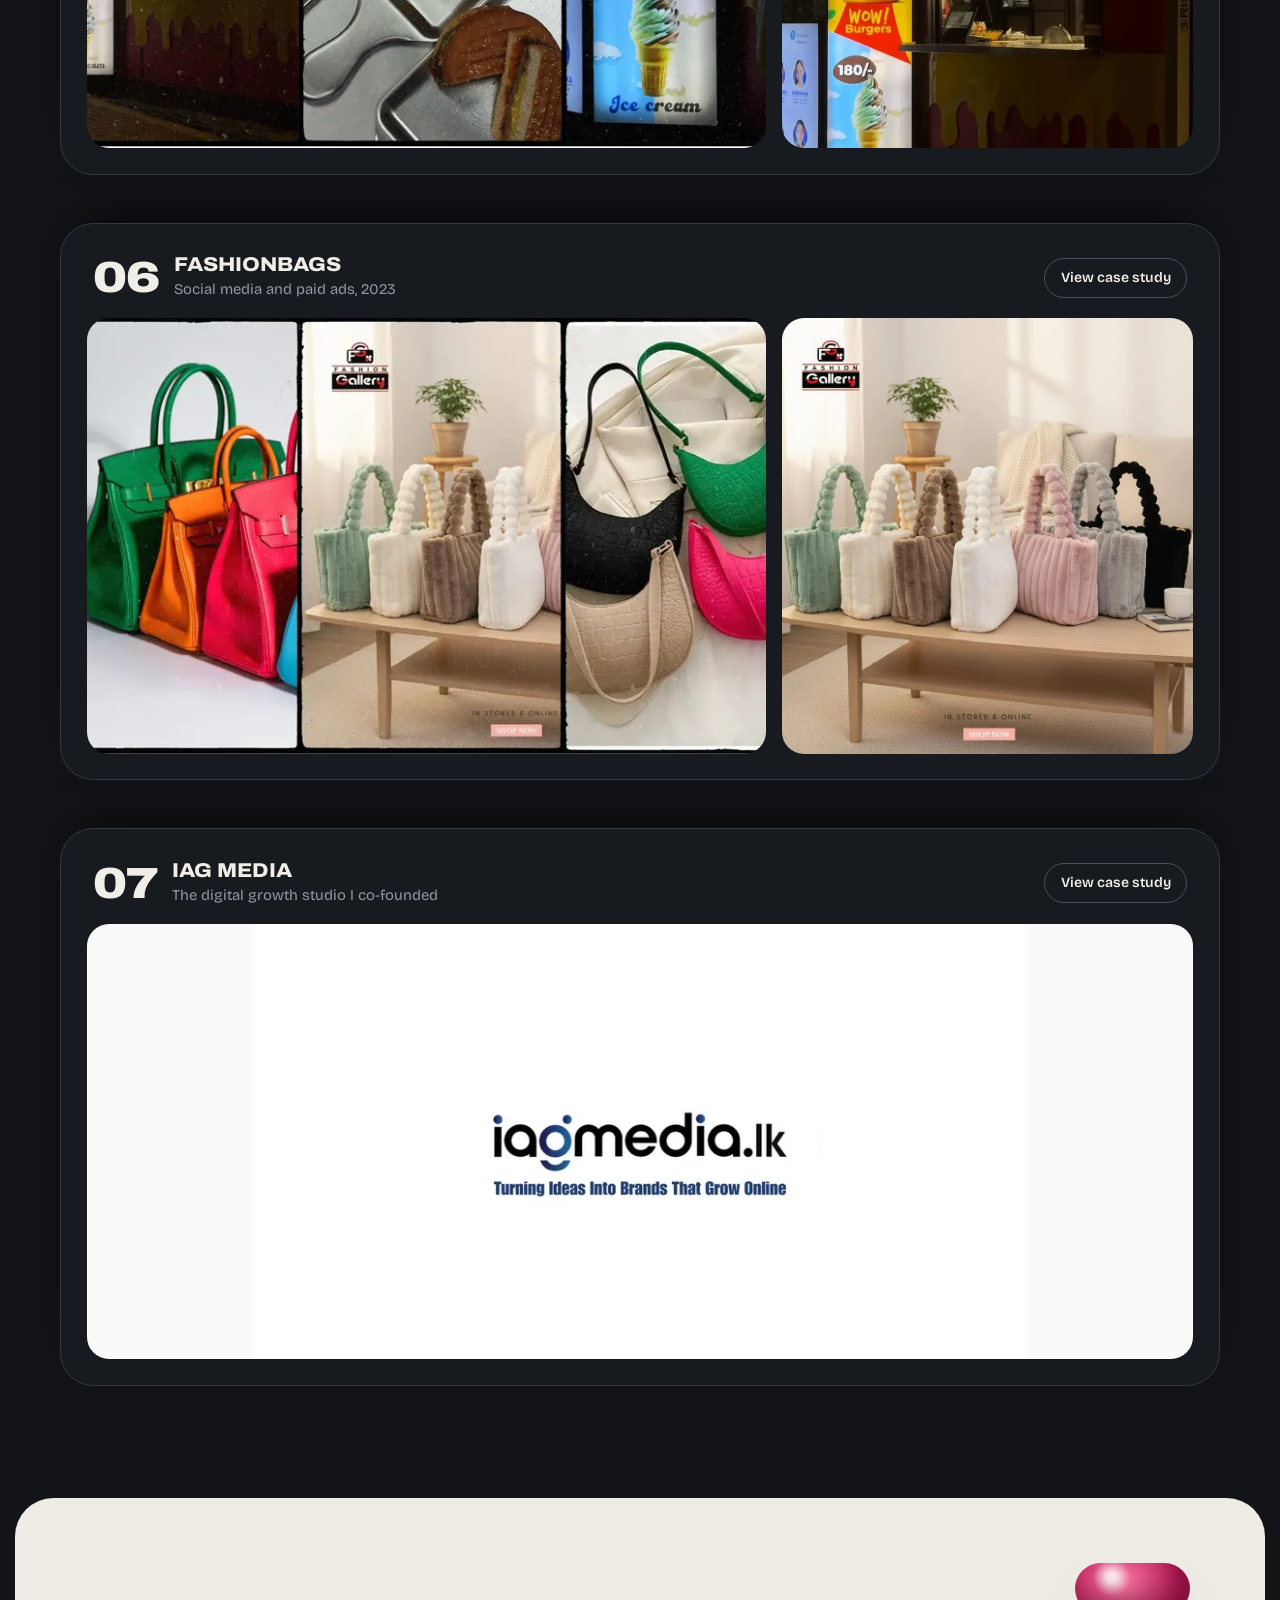
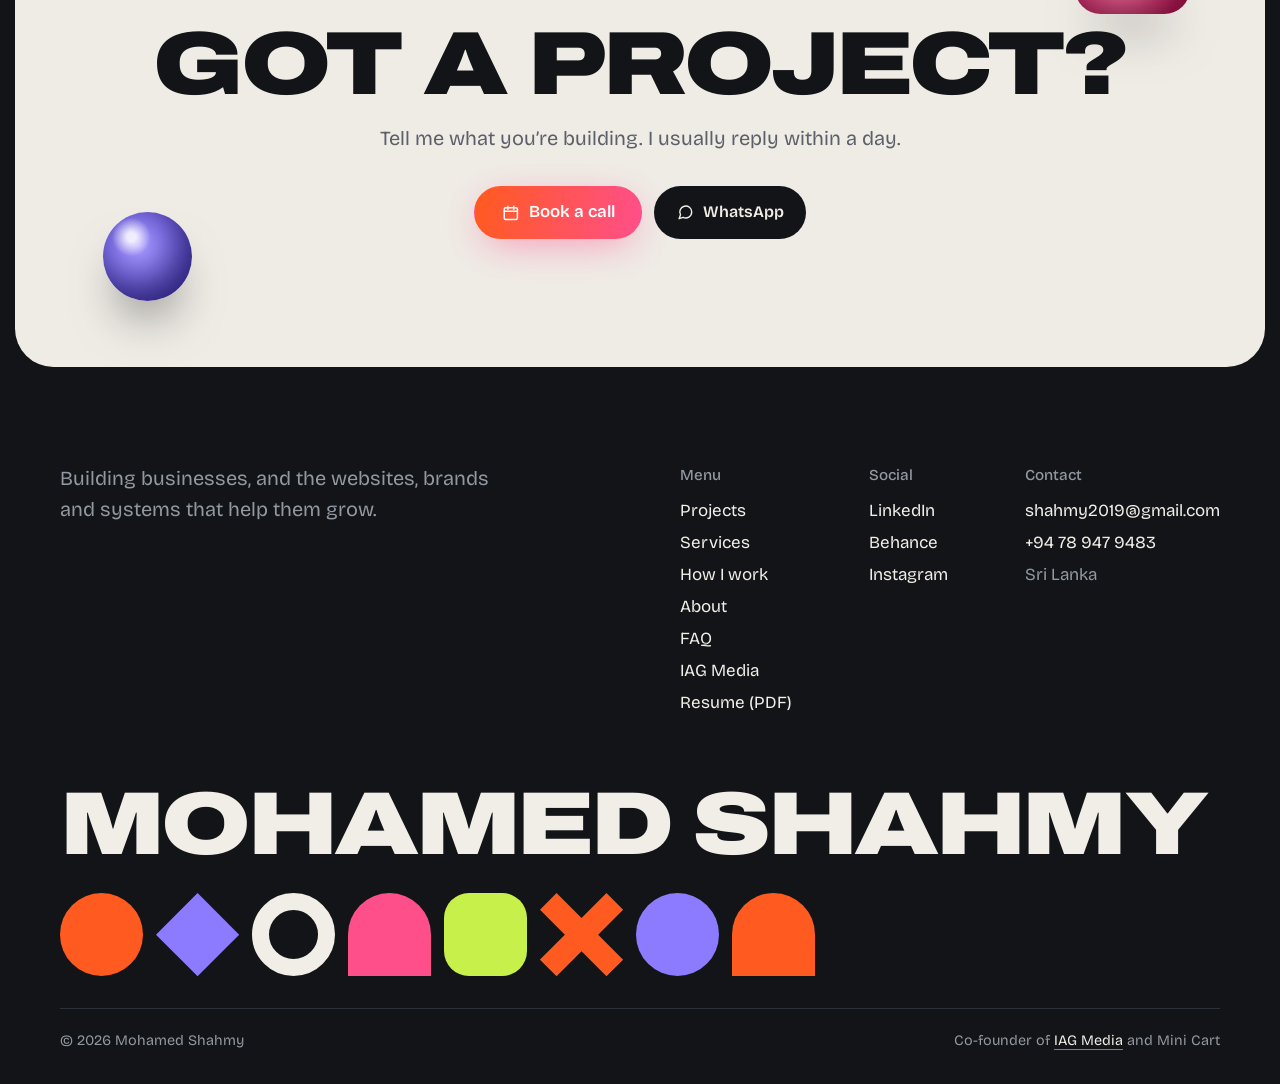
<file: projects.html>
<!doctype html>
<html lang="en">
<head>
<meta charset="utf-8">
<meta name="viewport" content="width=device-width, initial-scale=1">
<title>Projects &amp; Case Studies | Mohamed Shahmy</title>
<meta name="description" content="Case studies by Mohamed Shahmy: Mini Cart’s rebrand, ERP and AI chatbot, the AICP Sri Lanka website, UI/UX, graphic design and social media growth.">
<meta name="author" content="Mohamed Shahmy">
<meta name="robots" content="index, follow, max-image-preview:large">
<link rel="canonical" href="https://mohamedshahmy.com/projects">
<meta name="theme-color" content="#121417">
<meta property="og:type" content="website">
<meta property="og:site_name" content="Mohamed Shahmy">
<meta property="og:locale" content="en_GB">
<meta property="og:title" content="Projects &amp; Case Studies | Mohamed Shahmy">
<meta property="og:description" content="Case studies by Mohamed Shahmy: Mini Cart’s rebrand, ERP and AI chatbot, the AICP Sri Lanka website, UI/UX, graphic design and social media growth.">
<meta property="og:url" content="https://mohamedshahmy.com/projects">
<meta property="og:image" content="https://mohamedshahmy.com/assets/og.jpg">
<meta name="twitter:card" content="summary_large_image">
<meta name="twitter:title" content="Projects &amp; Case Studies | Mohamed Shahmy">
<meta name="twitter:description" content="Case studies by Mohamed Shahmy: Mini Cart’s rebrand, ERP and AI chatbot, the AICP Sri Lanka website, UI/UX, graphic design and social media growth.">
<meta name="twitter:image" content="https://mohamedshahmy.com/assets/og.jpg">
<link rel="icon" href="/assets/favicon.svg" type="image/svg+xml">
<link rel="apple-touch-icon" href="/assets/apple-touch-icon.png">
<link rel="preload" href="/assets/fonts/bricolage-grotesque.woff2" as="font" type="font/woff2" crossorigin>
<link rel="preload" href="/assets/fonts/archivo.woff2" as="font" type="font/woff2" crossorigin>
<link rel="stylesheet" href="/assets/site.css?v=e92a10d0">
<script>document.documentElement.classList.add("js")</script>
<script type="application/ld+json">{"@context": "https://schema.org", "@graph": [{"@type": "BreadcrumbList", "itemListElement": [{"@type": "ListItem", "position": 1, "name": "Home", "item": "https://mohamedshahmy.com/"}, {"@type": "ListItem", "position": 2, "name": "Projects", "item": "https://mohamedshahmy.com/projects"}]}]}</script>
<script async src="https://www.googletagmanager.com/gtag/js?id=G-2MVM7VKYSH"></script>
<script>window.dataLayer=window.dataLayer||[];function gtag(){dataLayer.push(arguments);}gtag('js',new Date());gtag('config','G-2MVM7VKYSH');</script>
</head>
<body>
<a class="skip" href="#main">Skip to content</a>

<header class="nav">
  <div class="wrap nav-inner">
    <a class="brand" href="/"><span class="brand-mark" aria-hidden="true">MS</span><span>Mohamed Shahmy<small>Entrepreneur &amp; business builder</small></span></a>
    <button class="nav-toggle" type="button" aria-expanded="false" aria-controls="nav-links" aria-label="Open menu"><svg viewBox="0 0 24 24" fill="none" stroke="currentColor" stroke-width="2" stroke-linecap="round" aria-hidden="true"><path d="M4 8h16M4 16h16"/></svg></button>
    <nav class="nav-links" id="nav-links" aria-label="Main"><a href="/projects" aria-current="page">Projects</a><a href="/#services">Services</a><a href="/#about">About</a><a href="/iagmedia">IAG Media</a><a class="btn btn-signal" href="https://cal.com/shahmy-sabeer-rnyuyk/30min" target="_blank" rel="noopener">Book a call</a></nav>
  </div>
</header>

<main id="main">
<section class="section-tight" style="padding-bottom:clamp(2rem,5vw,3rem)">
  <div class="wrap">
    <h1 class="mega" data-fit style="font-size:9vw">Projects</h1>
    <p class="lede" style="text-align:center;margin:1.25rem auto 0">Businesses I’ve built and the work I’ve done for clients in Sri Lanka and the UAE. Open any project to see the challenge, what I did and what changed.</p>
  </div>
</section>
<section style="padding-bottom:clamp(4rem,9vw,7rem)">
  <div class="wrap"><div class="stack"><a class="stack-card" href="/minicart" style="--i:0">
  <div class="stack-head"><span class="n">01</span><span class="who"><b>Mini Cart</b><span>Co-founder: brand, marketplaces, ERP and AI chatbot</span></span><span class="pill-btn">View case study</span></div>
  <div class="stack-body"><img class="" src="/assets/img/mc-brandkit-2.webp" width="1600" height="975" srcset="/assets/img/md/mc-brandkit-2.webp 800w, /assets/img/mc-brandkit-2.webp 1600w" sizes="(max-width: 700px) 92vw, 720px" alt="Mini Cart project image" fetchpriority="high" decoding="async"><img class="top" src="/assets/img/mc-catalog-1.webp" width="900" height="1272" alt="Mini Cart project image" fetchpriority="high" decoding="async"></div></a><a class="stack-card" href="/aicp" style="--i:1">
  <div class="stack-head"><span class="n">02</span><span class="who"><b>AICP Sri Lanka</b><span>Bilingual website for a network of Islamic colleges</span></span><span class="pill-btn">View case study</span></div>
  <div class="stack-body"><img class="top" src="/assets/img/aicp-home.webp" width="1800" height="963" srcset="/assets/img/md/aicp-home.webp 800w, /assets/img/aicp-home.webp 1800w" sizes="(max-width: 700px) 92vw, 720px" alt="AICP Sri Lanka project image" loading="lazy" decoding="async"><img class="top" src="/assets/img/aicp-mobile.webp" width="700" height="1173" alt="AICP Sri Lanka project image" loading="lazy" decoding="async"></div></a><a class="stack-card" href="/uiux" style="--i:2">
  <div class="stack-head"><span class="n">03</span><span class="who"><b>UI/UX design</b><span>Shop and app interfaces in Figma</span></span><span class="pill-btn">View case study</span></div>
  <div class="stack-body" style="grid-template-columns:1fr"><img class="top" src="/assets/img/uiux-cover.webp" width="1201" height="1500" srcset="/assets/img/md/uiux-cover.webp 800w, /assets/img/uiux-cover.webp 1201w" sizes="(max-width: 700px) 92vw, 720px" alt="UI/UX design project image" loading="lazy" decoding="async"></div></a><a class="stack-card" href="/graphicdesign" style="--i:3">
  <div class="stack-head"><span class="n">04</span><span class="who"><b>Graphic design</b><span>Thumbnails, posts and ad creatives</span></span><span class="pill-btn">View case study</span></div>
  <div class="stack-body"><img class="" src="/assets/img/thumb-boost-ctr.webp" width="1280" height="769" srcset="/assets/img/md/thumb-boost-ctr.webp 800w, /assets/img/thumb-boost-ctr.webp 1280w" sizes="(max-width: 700px) 92vw, 720px" alt="Graphic design project image" loading="lazy" decoding="async"><img class="top" src="/assets/img/careercampus-poster.webp" width="1080" height="1350" srcset="/assets/img/md/careercampus-poster.webp 800w, /assets/img/careercampus-poster.webp 1080w" sizes="(max-width: 700px) 92vw, 720px" alt="Graphic design project image" loading="lazy" decoding="async"></div></a><a class="stack-card" href="/wowspiced" style="--i:4">
  <div class="stack-head"><span class="n">05</span><span class="who"><b>Wow Spiced</b><span>Short-form video and social, 2025</span></span><span class="pill-btn">View case study</span></div>
  <div class="stack-body"><img class="" src="/assets/img/wowspiced-cover.webp" width="1800" height="1012" srcset="/assets/img/md/wowspiced-cover.webp 800w, /assets/img/wowspiced-cover.webp 1800w" sizes="(max-width: 700px) 92vw, 720px" alt="Wow Spiced project image" loading="lazy" decoding="async"><img class="" src="/assets/img/wowspiced-store.webp" width="1100" height="1536" srcset="/assets/img/md/wowspiced-store.webp 800w, /assets/img/wowspiced-store.webp 1100w" sizes="(max-width: 700px) 92vw, 720px" alt="Wow Spiced project image" loading="lazy" decoding="async"></div></a><a class="stack-card" href="/fashionbags" style="--i:5">
  <div class="stack-head"><span class="n">06</span><span class="who"><b>FashionBags</b><span>Social media and paid ads, 2023</span></span><span class="pill-btn">View case study</span></div>
  <div class="stack-body"><img class="" src="/assets/img/fashionbags-cover.webp" width="1800" height="1012" srcset="/assets/img/md/fashionbags-cover.webp 800w, /assets/img/fashionbags-cover.webp 1800w" sizes="(max-width: 700px) 92vw, 720px" alt="FashionBags project image" loading="lazy" decoding="async"><img class="" src="/assets/img/fashionbags-post.webp" width="960" height="960" alt="FashionBags project image" loading="lazy" decoding="async"></div></a><a class="stack-card" href="/iagmedia" style="--i:6">
  <div class="stack-head"><span class="n">07</span><span class="who"><b>IAG Media</b><span>The digital growth studio I co-founded</span></span><span class="pill-btn">View case study</span></div>
  <div class="stack-body" style="grid-template-columns:1fr"><img class="contain" src="/assets/img/iagmedia-cover.webp" width="1800" height="1012" srcset="/assets/img/md/iagmedia-cover.webp 800w, /assets/img/iagmedia-cover.webp 1800w" sizes="(max-width: 700px) 92vw, 720px" alt="IAG Media project image" loading="lazy" decoding="async"></div></a></div></div>
</section>
<section class="panel-light section" style="text-align:center">
  <span class="orb pink pill" style="width:clamp(70px,9vw,130px);right:6%;top:14%;--r:-25deg"></span>
  <span class="orb lilac" style="width:clamp(50px,7vw,100px);left:7%;bottom:14%"></span>
  <div class="wrap" style="position:relative;z-index:1">
    <h2 class="mega" style="font-size:clamp(2.6rem,7vw,6.5rem)">Got a project?</h2>
    <p class="lede" style="margin:1.25rem auto 2rem">Tell me what you’re building. I usually reply within a day.</p>
    <p style="display:flex;gap:.75rem;justify-content:center;flex-wrap:wrap"><a class="btn btn-pop" href="https://cal.com/shahmy-sabeer-rnyuyk/30min" target="_blank" rel="noopener"><svg viewBox="0 0 24 24" fill="none" stroke="currentColor" stroke-width="2" stroke-linecap="round" stroke-linejoin="round" aria-hidden="true"><rect x="3" y="5" width="18" height="16" rx="2"/><path d="M16 3v4M8 3v4M3 10h18"/></svg>Book a call</a><a class="btn btn-dark" href="https://wa.me/94789479483" target="_blank" rel="noopener"><svg viewBox="0 0 24 24" fill="none" stroke="currentColor" stroke-width="2" stroke-linecap="round" stroke-linejoin="round" aria-hidden="true"><path d="M21 11.5a8.4 8.4 0 0 1-12.3 7.5L3 21l2-5.6A8.5 8.5 0 1 1 21 11.5Z"/></svg>WhatsApp</a></p>
  </div>
</section>
</main>
<footer class="bigfoot">
  <div class="wrap">
    <div class="bigfoot-cols">
      <p class="lede" style="max-width:22em">Building businesses, and the websites, brands and systems that help them grow.</p>
      <div style="display:flex;gap:clamp(2rem,6vw,5rem);flex-wrap:wrap">
        <div><h3>Menu</h3><ul><li><a href="/projects">Projects</a></li><li><a href="/#services">Services</a></li><li><a href="/#process">How I work</a></li><li><a href="/#about">About</a></li><li><a href="/#faq">FAQ</a></li><li><a href="/iagmedia">IAG Media</a></li><li><a href="/assets/Mohamed-Shahmy-CV.pdf">Resume (PDF)</a></li></ul></div>
        <div><h3>Social</h3><ul><li><a href="https://www.linkedin.com/in/mohamedshahmy/" target="_blank" rel="noopener">LinkedIn</a></li><li><a href="https://www.behance.net/shahmy2019" target="_blank" rel="noopener">Behance</a></li><li><a href="https://www.instagram.com/__.shahmy.__/" target="_blank" rel="noopener">Instagram</a></li></ul></div>
        <div><h3>Contact</h3><ul><li><a href="mailto:shahmy2019@gmail.com">shahmy2019@gmail.com</a></li><li><a href="https://wa.me/94789479483" target="_blank" rel="noopener">+94 78 947 9483</a></li><li class="muted">Sri Lanka</li></ul></div>
      </div>
    </div>
    <p class="bigfoot-name" data-fit aria-hidden="true">Mohamed Shahmy</p>
    <div class="shapes" aria-hidden="true"><span class="s-c"></span><span class="s-l"></span><span class="s-r"></span><span class="s-p"></span><span class="s-g"></span><span class="s-x"></span><span class="s-c" style="background:var(--pop-lilac)"></span><span class="s-p" style="background:var(--signal)"></span></div>
    <div class="bigfoot-base"><span>&copy; <span data-year>2026</span> Mohamed Shahmy</span><span>Co-founder of <a class="link" href="/iagmedia">IAG Media</a> and Mini Cart</span></div>
  </div>
</footer>
<script src="/assets/site.js?v=73d632f2" defer></script>
</body>
</html>
</file>
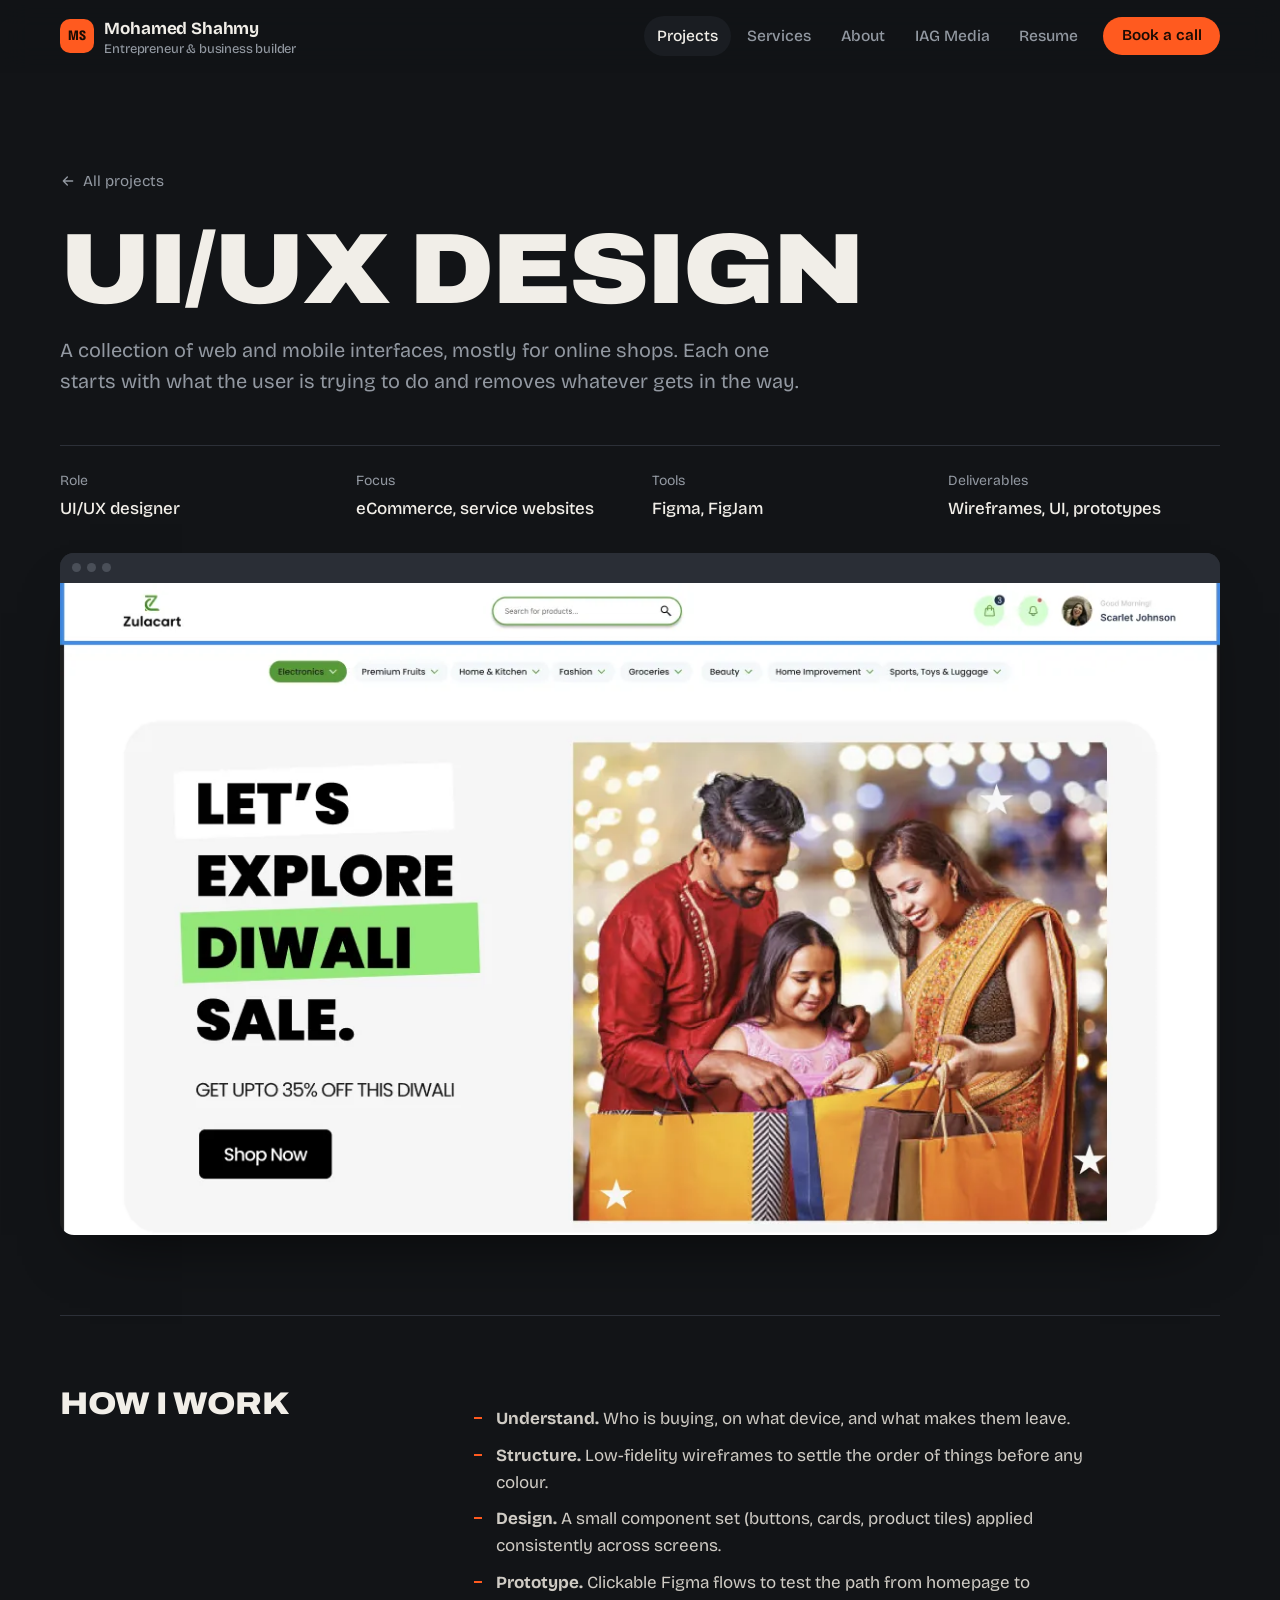
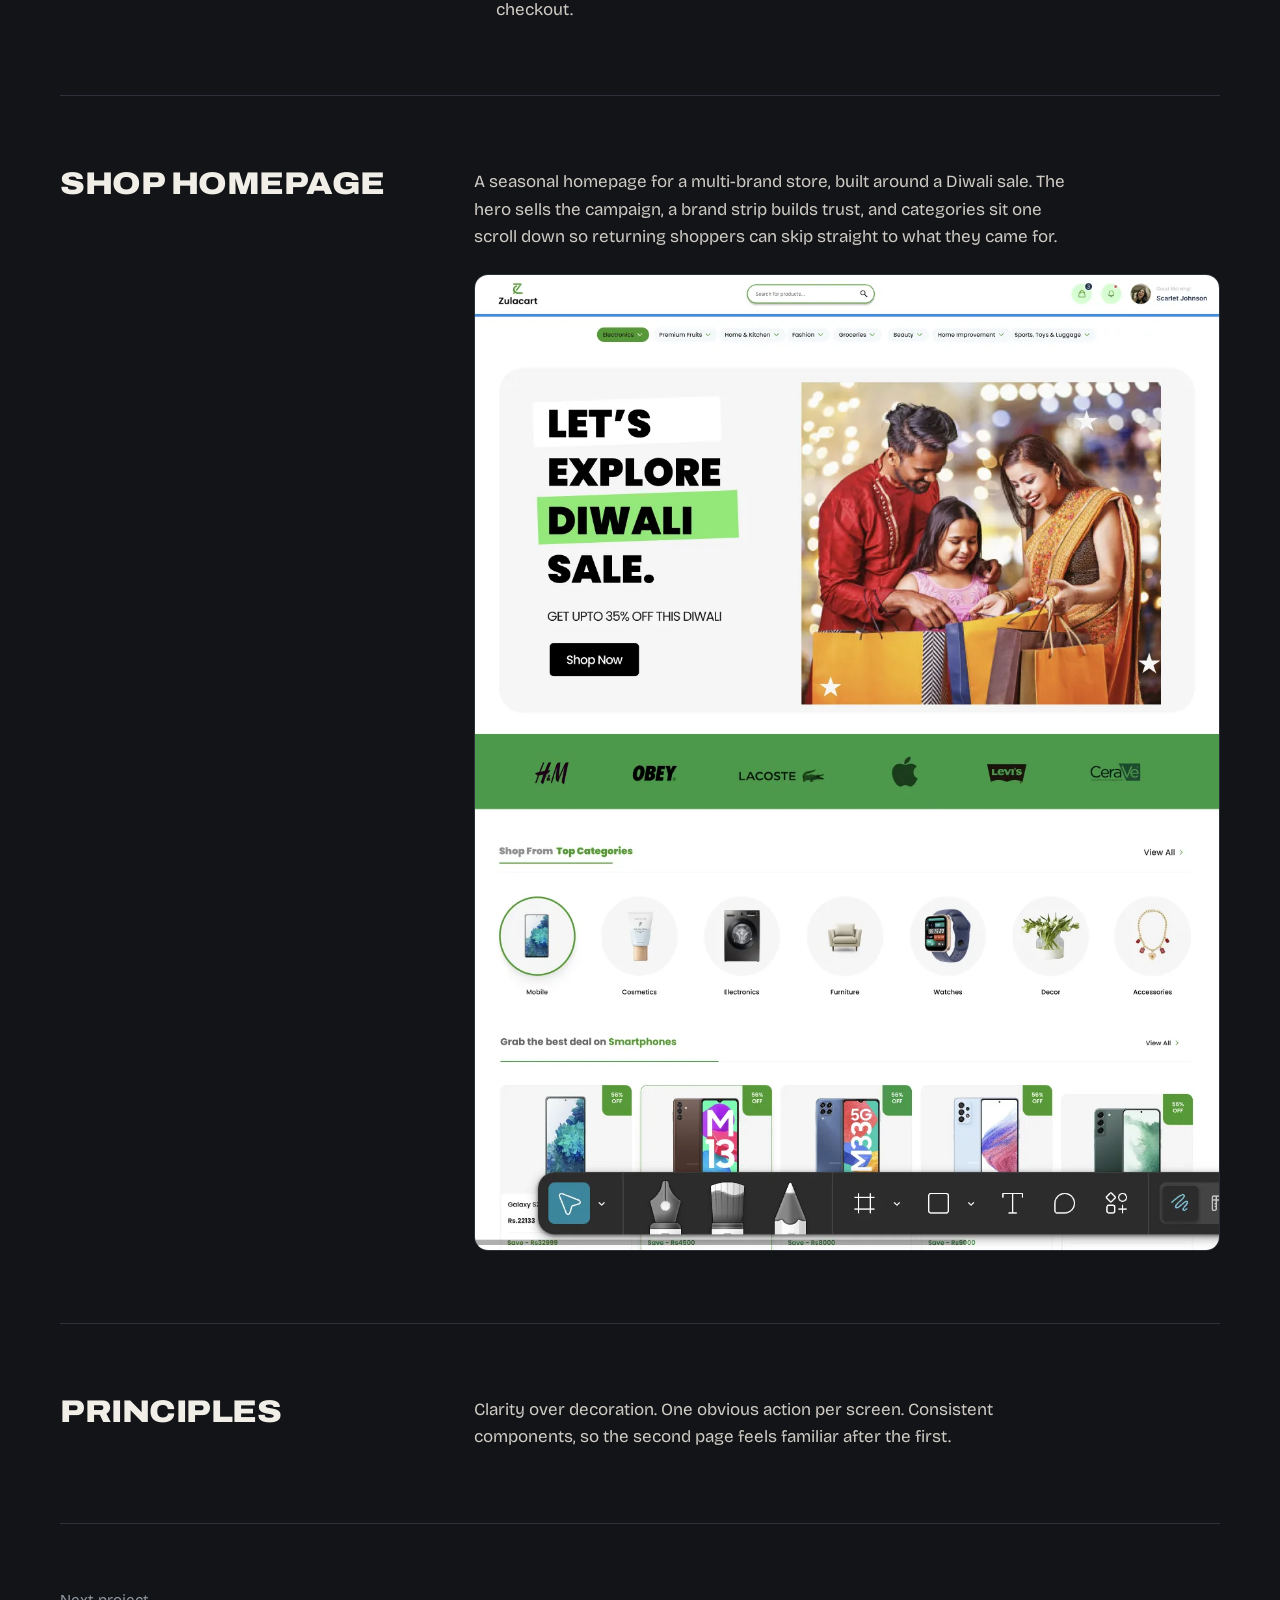
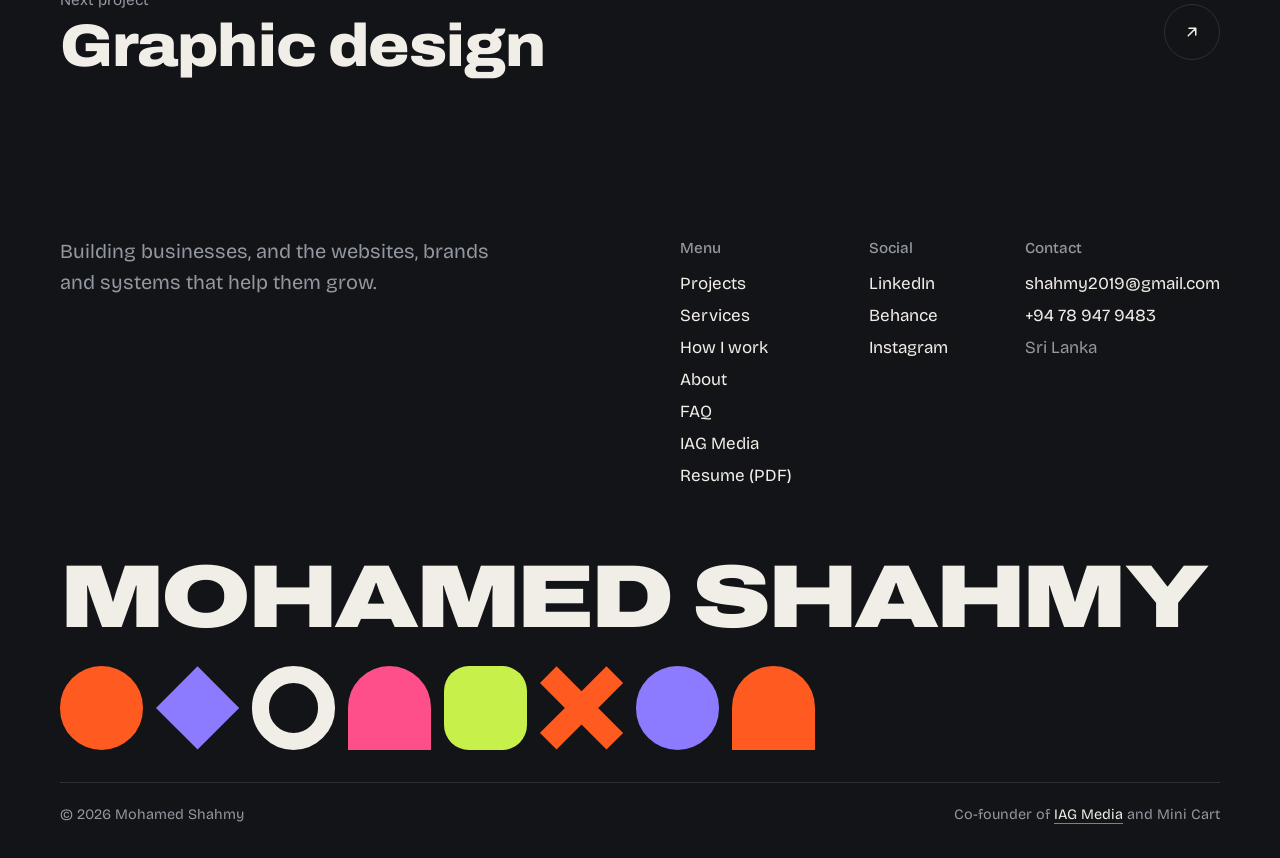
<file: uiux.html>
<!doctype html>
<html lang="en">
<head>
<meta charset="utf-8">
<meta name="viewport" content="width=device-width, initial-scale=1">
<title>UI/UX Design for eCommerce | Mohamed Shahmy</title>
<meta name="description" content="UI/UX design work by Mohamed Shahmy: eCommerce and service interfaces designed in Figma, from wireframe to prototype.">
<meta name="author" content="Mohamed Shahmy">
<meta name="robots" content="index, follow, max-image-preview:large">
<link rel="canonical" href="https://mohamedshahmy.com/uiux">
<meta name="theme-color" content="#121417">
<meta property="og:type" content="website">
<meta property="og:site_name" content="Mohamed Shahmy">
<meta property="og:locale" content="en_GB">
<meta property="og:title" content="UI/UX Design for eCommerce | Mohamed Shahmy">
<meta property="og:description" content="UI/UX design work by Mohamed Shahmy: eCommerce and service interfaces designed in Figma, from wireframe to prototype.">
<meta property="og:url" content="https://mohamedshahmy.com/uiux">
<meta property="og:image" content="https://mohamedshahmy.com/assets/img/uiux-cover.webp">
<meta name="twitter:card" content="summary_large_image">
<meta name="twitter:title" content="UI/UX Design for eCommerce | Mohamed Shahmy">
<meta name="twitter:description" content="UI/UX design work by Mohamed Shahmy: eCommerce and service interfaces designed in Figma, from wireframe to prototype.">
<meta name="twitter:image" content="https://mohamedshahmy.com/assets/img/uiux-cover.webp">
<link rel="icon" href="/assets/favicon.svg" type="image/svg+xml">
<link rel="apple-touch-icon" href="/assets/apple-touch-icon.png">
<link rel="preload" href="/assets/fonts/bricolage-grotesque.woff2" as="font" type="font/woff2" crossorigin>
<link rel="preload" href="/assets/fonts/archivo.woff2" as="font" type="font/woff2" crossorigin>
<link rel="stylesheet" href="/assets/site.css?v=e92a10d0">
<script>document.documentElement.classList.add("js")</script>
<script type="application/ld+json">{"@context": "https://schema.org", "@graph": [{"@type": "CreativeWork", "name": "UI/UX design", "headline": "UI/UX Design for eCommerce | Mohamed Shahmy", "description": "UI/UX design work by Mohamed Shahmy: eCommerce and service interfaces designed in Figma, from wireframe to prototype.", "url": "https://mohamedshahmy.com/uiux", "image": "https://mohamedshahmy.com/assets/img/uiux-cover.webp", "author": {"@id": "https://mohamedshahmy.com/#person"}, "creator": {"@id": "https://mohamedshahmy.com/#person"}}, {"@type": "BreadcrumbList", "itemListElement": [{"@type": "ListItem", "position": 1, "name": "Home", "item": "https://mohamedshahmy.com/"}, {"@type": "ListItem", "position": 2, "name": "Projects", "item": "https://mohamedshahmy.com/projects"}, {"@type": "ListItem", "position": 3, "name": "UI/UX design", "item": "https://mohamedshahmy.com/uiux"}]}]}</script>
<script async src="https://www.googletagmanager.com/gtag/js?id=G-2MVM7VKYSH"></script>
<script>window.dataLayer=window.dataLayer||[];function gtag(){dataLayer.push(arguments);}gtag('js',new Date());gtag('config','G-2MVM7VKYSH');</script>
</head>
<body>
<a class="skip" href="#main">Skip to content</a>

<header class="nav">
  <div class="wrap nav-inner">
    <a class="brand" href="/"><span class="brand-mark" aria-hidden="true">MS</span><span>Mohamed Shahmy<small>Entrepreneur &amp; business builder</small></span></a>
    <button class="nav-toggle" type="button" aria-expanded="false" aria-controls="nav-links" aria-label="Open menu"><svg viewBox="0 0 24 24" fill="none" stroke="currentColor" stroke-width="2" stroke-linecap="round" aria-hidden="true"><path d="M4 8h16M4 16h16"/></svg></button>
    <nav class="nav-links" id="nav-links" aria-label="Main"><a href="/projects" aria-current="page">Projects</a><a href="/#services">Services</a><a href="/#about">About</a><a href="/iagmedia">IAG Media</a><a href="/assets/Mohamed-Shahmy-CV.pdf">Resume</a><a class="btn btn-signal" href="https://cal.com/shahmy-sabeer-rnyuyk/30min" target="_blank" rel="noopener">Book a call</a></nav>
  </div>
</header>

<main id="main">
<section class="page-head" style="padding-bottom:0">
  <div class="wrap reveal">
    <a class="back" href="/projects"><svg viewBox="0 0 24 24" fill="none" stroke="currentColor" stroke-width="2" stroke-linecap="round" stroke-linejoin="round" aria-hidden="true"><path d="M19 12H5M11 18l-6-6 6-6"/></svg>All projects</a>
    <h1 class="display">UI/UX design</h1>
    <p class="lede">A collection of web and mobile interfaces, mostly for online shops. Each one starts with what the user is trying to do and removes whatever gets in the way.</p>
    <dl class="facts"><div><dt>Role</dt><dd>UI/UX designer</dd></div><div><dt>Focus</dt><dd>eCommerce, service websites</dd></div><div><dt>Tools</dt><dd>Figma, FigJam</dd></div><div><dt>Deliverables</dt><dd>Wireframes, UI, prototypes</dd></div></dl>
  </div>
</section>
<div class="wrap cover">
  <div class="frame"><div class="frame-bar" aria-hidden="true"><i></i><i></i><i></i></div>
    <div class="frame-media media-top"><img src="/assets/img/uiux-cover.webp" width="1201" height="1500" srcset="/assets/img/md/uiux-cover.webp 800w, /assets/img/uiux-cover.webp 1201w" sizes="(max-width: 1240px) 94vw, 1160px" alt="UI/UX design project cover" fetchpriority="high"></div></div>
</div>

<div class="wrap" style="margin-top:clamp(3rem,7vw,5rem)"><section class="chapter" aria-label="How I work"><h2>How I work</h2><div><div class="prose"><ul><li><b>Understand.</b> Who is buying, on what device, and what makes them leave.</li><li><b>Structure.</b> Low-fidelity wireframes to settle the order of things before any colour.</li><li><b>Design.</b> A small component set (buttons, cards, product tiles) applied consistently across screens.</li><li><b>Prototype.</b> Clickable Figma flows to test the path from homepage to checkout.</li></ul></div></div></section><section class="chapter" aria-label="Shop homepage"><h2>Shop homepage</h2><div><div class="prose"><p>A seasonal homepage for a multi-brand store, built around a Diwali sale. The hero sells the campaign, a brand strip builds trust, and categories sit one scroll down so returning shoppers can skip straight to what they came for.</p></div><div class="gallery"><figure class="wide"><img src="/assets/img/uiux-cover.webp" width="1201" height="1500" srcset="/assets/img/md/uiux-cover.webp 800w, /assets/img/uiux-cover.webp 1201w" sizes="(max-width: 760px) 92vw, 760px" alt="Seasonal shop homepage designed in Figma" loading="lazy" decoding="async"><figcaption>Seasonal shop homepage designed in Figma</figcaption></figure></div></div></section><section class="chapter" aria-label="Principles"><h2>Principles</h2><div><div class="prose"><p>Clarity over decoration. One obvious action per screen. Consistent components, so the second page feels familiar after the first.</p></div></div></section>
  <a class="next" href="/graphicdesign"><div><small>Next project</small><span class="h2">Graphic design</span></div><span class="work-go" aria-hidden="true"><svg viewBox="0 0 24 24" fill="none" stroke="currentColor" stroke-width="2" stroke-linecap="round" stroke-linejoin="round" aria-hidden="true"><path d="M7 17 17 7M8 7h9v9"/></svg></span></a>
</div>
</main>
<footer class="bigfoot">
  <div class="wrap">
    <div class="bigfoot-cols">
      <p class="lede" style="max-width:22em">Building businesses, and the websites, brands and systems that help them grow.</p>
      <div style="display:flex;gap:clamp(2rem,6vw,5rem);flex-wrap:wrap">
        <div><h3>Menu</h3><ul><li><a href="/projects">Projects</a></li><li><a href="/#services">Services</a></li><li><a href="/#process">How I work</a></li><li><a href="/#about">About</a></li><li><a href="/#faq">FAQ</a></li><li><a href="/iagmedia">IAG Media</a></li><li><a href="/assets/Mohamed-Shahmy-CV.pdf">Resume (PDF)</a></li></ul></div>
        <div><h3>Social</h3><ul><li><a href="https://www.linkedin.com/in/mohamedshahmy/" target="_blank" rel="noopener">LinkedIn</a></li><li><a href="https://www.behance.net/shahmy2019" target="_blank" rel="noopener">Behance</a></li><li><a href="https://www.instagram.com/__.shahmy.__/" target="_blank" rel="noopener">Instagram</a></li></ul></div>
        <div><h3>Contact</h3><ul><li><a href="mailto:shahmy2019@gmail.com">shahmy2019@gmail.com</a></li><li><a href="https://wa.me/94789479483" target="_blank" rel="noopener">+94 78 947 9483</a></li><li class="muted">Sri Lanka</li></ul></div>
      </div>
    </div>
    <p class="bigfoot-name" data-fit aria-hidden="true">Mohamed Shahmy</p>
    <div class="shapes" aria-hidden="true"><span class="s-c"></span><span class="s-l"></span><span class="s-r"></span><span class="s-p"></span><span class="s-g"></span><span class="s-x"></span><span class="s-c" style="background:var(--pop-lilac)"></span><span class="s-p" style="background:var(--signal)"></span></div>
    <div class="bigfoot-base"><span>&copy; <span data-year>2026</span> Mohamed Shahmy</span><span>Co-founder of <a class="link" href="/iagmedia">IAG Media</a> and Mini Cart</span></div>
  </div>
</footer>
<script src="/assets/site.js?v=73d632f2" defer></script>
</body>
</html>
</file>
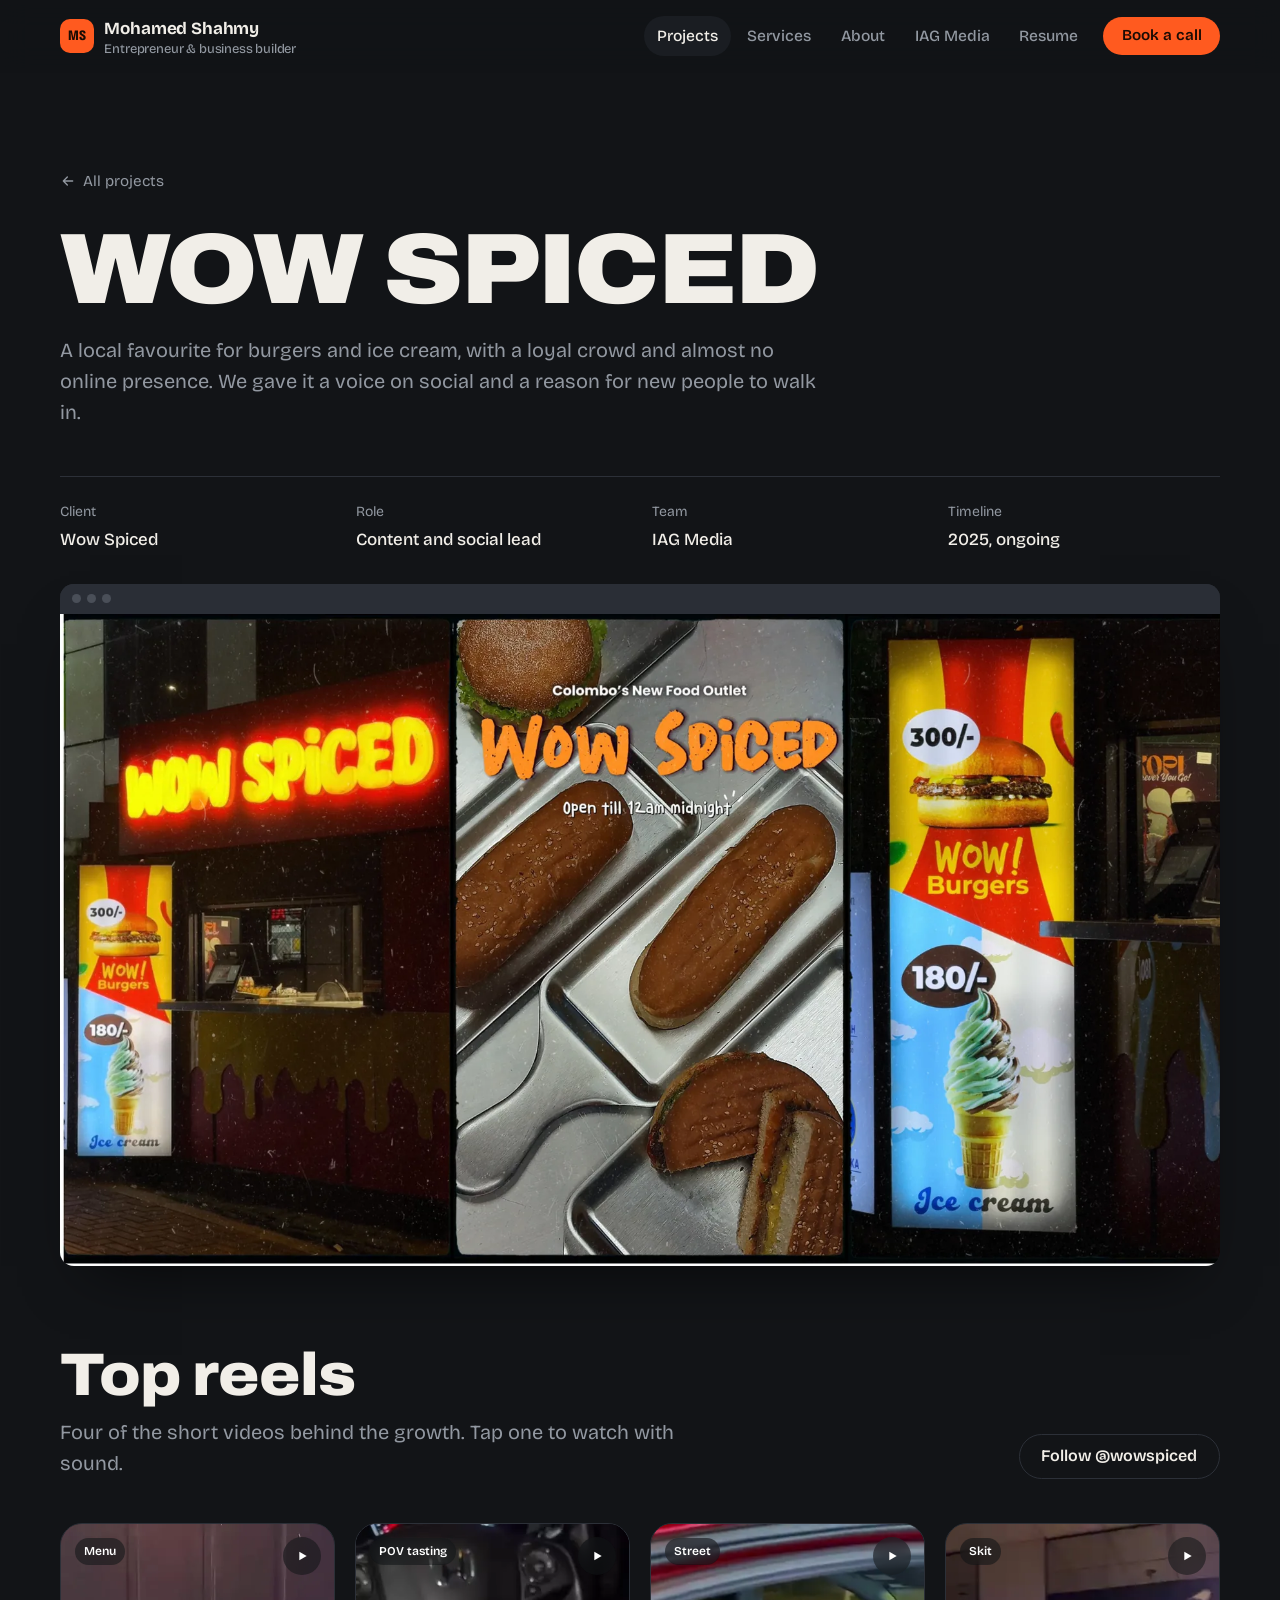
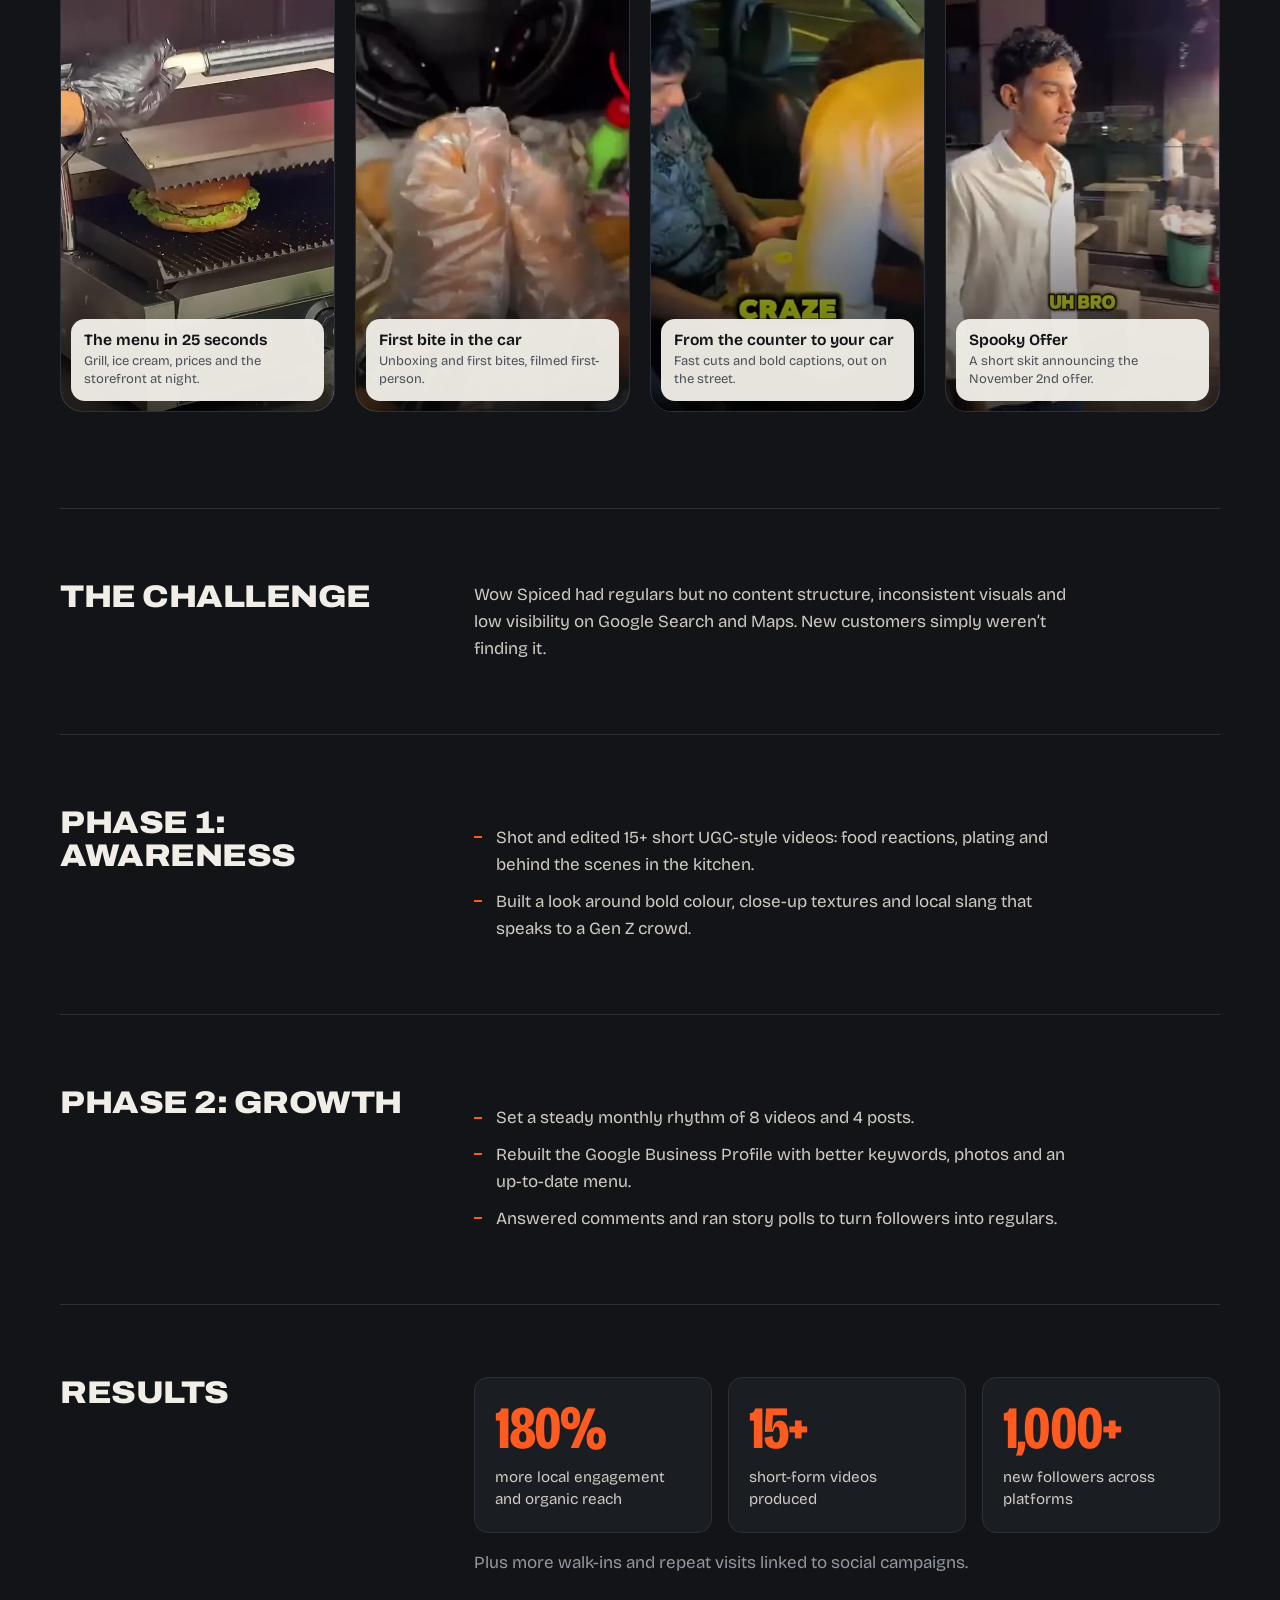
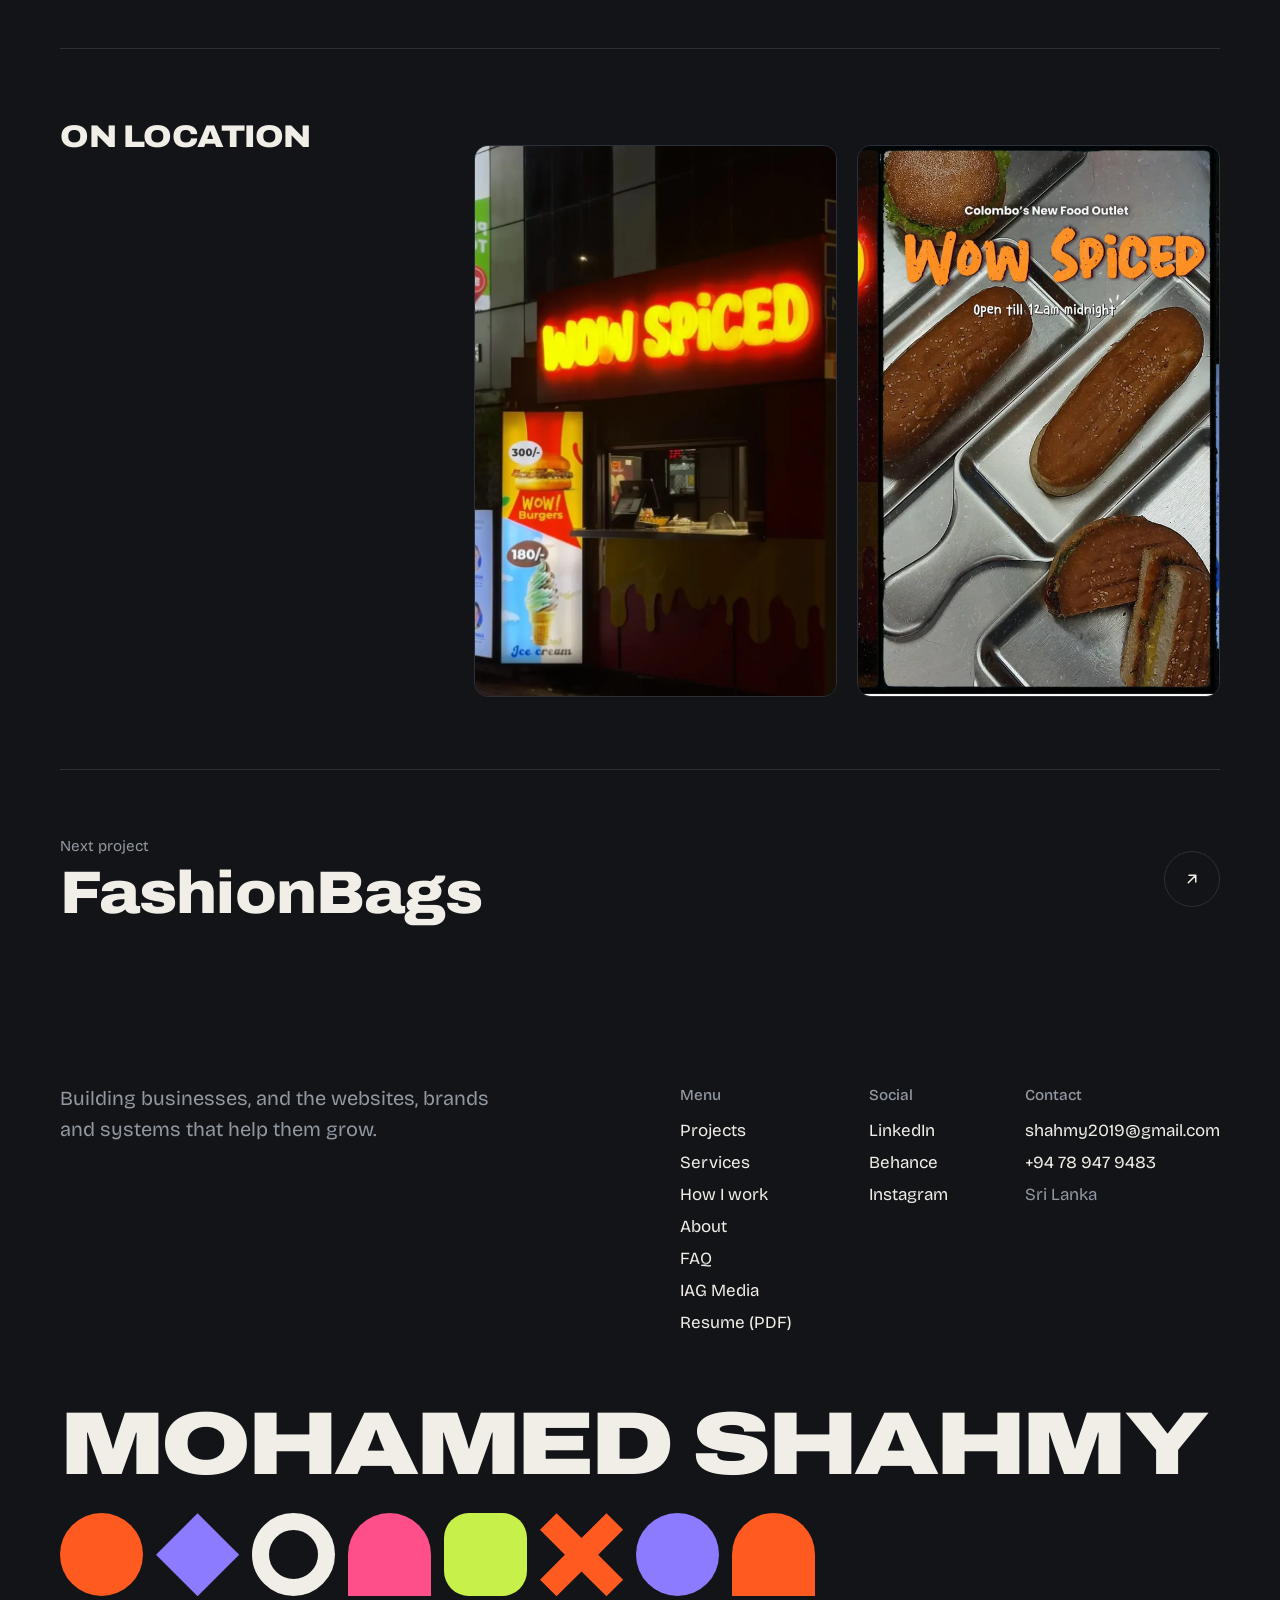
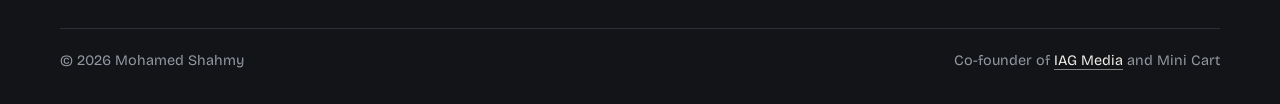
<file: wowspiced.html>
<!doctype html>
<html lang="en">
<head>
<meta charset="utf-8">
<meta name="viewport" content="width=device-width, initial-scale=1">
<title>Wow Spiced: Social Media Growth Case Study | Mohamed Shahmy</title>
<meta name="description" content="Wow Spiced case study: short-form video and social content that grew local engagement and reach by 180%.">
<meta name="author" content="Mohamed Shahmy">
<meta name="robots" content="index, follow, max-image-preview:large">
<link rel="canonical" href="https://mohamedshahmy.com/wowspiced">
<meta name="theme-color" content="#121417">
<meta property="og:type" content="website">
<meta property="og:site_name" content="Mohamed Shahmy">
<meta property="og:locale" content="en_GB">
<meta property="og:title" content="Wow Spiced: Social Media Growth Case Study | Mohamed Shahmy">
<meta property="og:description" content="Wow Spiced case study: short-form video and social content that grew local engagement and reach by 180%.">
<meta property="og:url" content="https://mohamedshahmy.com/wowspiced">
<meta property="og:image" content="https://mohamedshahmy.com/assets/img/wowspiced-cover.webp">
<meta name="twitter:card" content="summary_large_image">
<meta name="twitter:title" content="Wow Spiced: Social Media Growth Case Study | Mohamed Shahmy">
<meta name="twitter:description" content="Wow Spiced case study: short-form video and social content that grew local engagement and reach by 180%.">
<meta name="twitter:image" content="https://mohamedshahmy.com/assets/img/wowspiced-cover.webp">
<link rel="icon" href="/assets/favicon.svg" type="image/svg+xml">
<link rel="apple-touch-icon" href="/assets/apple-touch-icon.png">
<link rel="preload" href="/assets/fonts/bricolage-grotesque.woff2" as="font" type="font/woff2" crossorigin>
<link rel="preload" href="/assets/fonts/archivo.woff2" as="font" type="font/woff2" crossorigin>
<link rel="stylesheet" href="/assets/site.css?v=e92a10d0">
<script>document.documentElement.classList.add("js")</script>
<script type="application/ld+json">{"@context": "https://schema.org", "@graph": [{"@type": "CreativeWork", "name": "Wow Spiced", "headline": "Wow Spiced: Social Media Growth Case Study | Mohamed Shahmy", "description": "Wow Spiced case study: short-form video and social content that grew local engagement and reach by 180%.", "url": "https://mohamedshahmy.com/wowspiced", "image": "https://mohamedshahmy.com/assets/img/wowspiced-cover.webp", "author": {"@id": "https://mohamedshahmy.com/#person"}, "creator": {"@id": "https://mohamedshahmy.com/#person"}}, {"@type": "BreadcrumbList", "itemListElement": [{"@type": "ListItem", "position": 1, "name": "Home", "item": "https://mohamedshahmy.com/"}, {"@type": "ListItem", "position": 2, "name": "Projects", "item": "https://mohamedshahmy.com/projects"}, {"@type": "ListItem", "position": 3, "name": "Wow Spiced", "item": "https://mohamedshahmy.com/wowspiced"}]}]}</script>
<script async src="https://www.googletagmanager.com/gtag/js?id=G-2MVM7VKYSH"></script>
<script>window.dataLayer=window.dataLayer||[];function gtag(){dataLayer.push(arguments);}gtag('js',new Date());gtag('config','G-2MVM7VKYSH');</script>
</head>
<body>
<a class="skip" href="#main">Skip to content</a>

<header class="nav">
  <div class="wrap nav-inner">
    <a class="brand" href="/"><span class="brand-mark" aria-hidden="true">MS</span><span>Mohamed Shahmy<small>Entrepreneur &amp; business builder</small></span></a>
    <button class="nav-toggle" type="button" aria-expanded="false" aria-controls="nav-links" aria-label="Open menu"><svg viewBox="0 0 24 24" fill="none" stroke="currentColor" stroke-width="2" stroke-linecap="round" aria-hidden="true"><path d="M4 8h16M4 16h16"/></svg></button>
    <nav class="nav-links" id="nav-links" aria-label="Main"><a href="/projects" aria-current="page">Projects</a><a href="/#services">Services</a><a href="/#about">About</a><a href="/iagmedia">IAG Media</a><a href="/assets/Mohamed-Shahmy-CV.pdf">Resume</a><a class="btn btn-signal" href="https://cal.com/shahmy-sabeer-rnyuyk/30min" target="_blank" rel="noopener">Book a call</a></nav>
  </div>
</header>

<main id="main">
<section class="page-head" style="padding-bottom:0">
  <div class="wrap reveal">
    <a class="back" href="/projects"><svg viewBox="0 0 24 24" fill="none" stroke="currentColor" stroke-width="2" stroke-linecap="round" stroke-linejoin="round" aria-hidden="true"><path d="M19 12H5M11 18l-6-6 6-6"/></svg>All projects</a>
    <h1 class="display">Wow Spiced</h1>
    <p class="lede">A local favourite for burgers and ice cream, with a loyal crowd and almost no online presence. We gave it a voice on social and a reason for new people to walk in.</p>
    <dl class="facts"><div><dt>Client</dt><dd>Wow Spiced</dd></div><div><dt>Role</dt><dd>Content and social lead</dd></div><div><dt>Team</dt><dd>IAG Media</dd></div><div><dt>Timeline</dt><dd>2025, ongoing</dd></div></dl>
  </div>
</section>
<div class="wrap cover">
  <div class="frame"><div class="frame-bar" aria-hidden="true"><i></i><i></i><i></i></div>
    <div class="frame-media "><img src="/assets/img/wowspiced-cover.webp" width="1800" height="1012" srcset="/assets/img/md/wowspiced-cover.webp 800w, /assets/img/wowspiced-cover.webp 1800w" sizes="(max-width: 1240px) 94vw, 1160px" alt="Wow Spiced project cover" fetchpriority="high"></div></div>
</div>
<section class="wrap" style="margin-top:clamp(3rem,7vw,5rem)" aria-labelledby="ws-reels"><div class="reels-head"><div><h2 class="h2" id="ws-reels">Top reels</h2><p class="lede">Four of the short videos behind the growth. Tap one to watch with sound.</p></div><a class="btn btn-ghost" href="https://www.instagram.com/wowspiced/reels/" target="_blank" rel="noopener">Follow @wowspiced</a></div><div class="reels" data-reels><button class="reel" type="button" data-src="/assets/video/wowspiced-reel-3.mp4" data-poster="/assets/img/reels/wowspiced-reel-3.webp" data-title="The menu in 25 seconds" data-note="Grill, ice cream, prices and the storefront at night." data-url="https://www.instagram.com/wowspiced/reels/" aria-label="Play reel: The menu in 25 seconds">
  <img src="/assets/img/reels/wowspiced-reel-3.webp" width="540" height="960" alt="" loading="lazy" decoding="async">
  <video muted loop playsinline preload="none" data-src="/assets/video/wowspiced-reel-3.mp4" poster="/assets/img/reels/wowspiced-reel-3.webp" aria-hidden="true"></video>
  <span class="reel-kind">Menu</span><span class="reel-play" aria-hidden="true"><svg viewBox="0 0 24 24" fill="currentColor" aria-hidden="true"><path d="M8 5.5v13l11-6.5z"/></svg></span>
  <span class="reel-info"><b>The menu in 25 seconds</b><span>Grill, ice cream, prices and the storefront at night.</span></span>
</button><button class="reel" type="button" data-src="/assets/video/wowspiced-reel-1.mp4" data-poster="/assets/img/reels/wowspiced-reel-1.webp" data-title="First bite in the car" data-note="Unboxing and first bites, filmed first-person." data-url="https://www.instagram.com/wowspiced/reels/" aria-label="Play reel: First bite in the car">
  <img src="/assets/img/reels/wowspiced-reel-1.webp" width="360" height="640" alt="" loading="lazy" decoding="async">
  <video muted loop playsinline preload="none" data-src="/assets/video/wowspiced-reel-1.mp4" poster="/assets/img/reels/wowspiced-reel-1.webp" aria-hidden="true"></video>
  <span class="reel-kind">POV tasting</span><span class="reel-play" aria-hidden="true"><svg viewBox="0 0 24 24" fill="currentColor" aria-hidden="true"><path d="M8 5.5v13l11-6.5z"/></svg></span>
  <span class="reel-info"><b>First bite in the car</b><span>Unboxing and first bites, filmed first-person.</span></span>
</button><button class="reel" type="button" data-src="/assets/video/wowspiced-reel-2.mp4" data-poster="/assets/img/reels/wowspiced-reel-2.webp" data-title="From the counter to your car" data-note="Fast cuts and bold captions, out on the street." data-url="https://www.instagram.com/wowspiced/reels/" aria-label="Play reel: From the counter to your car">
  <img src="/assets/img/reels/wowspiced-reel-2.webp" width="360" height="640" alt="" loading="lazy" decoding="async">
  <video muted loop playsinline preload="none" data-src="/assets/video/wowspiced-reel-2.mp4" poster="/assets/img/reels/wowspiced-reel-2.webp" aria-hidden="true"></video>
  <span class="reel-kind">Street</span><span class="reel-play" aria-hidden="true"><svg viewBox="0 0 24 24" fill="currentColor" aria-hidden="true"><path d="M8 5.5v13l11-6.5z"/></svg></span>
  <span class="reel-info"><b>From the counter to your car</b><span>Fast cuts and bold captions, out on the street.</span></span>
</button><button class="reel" type="button" data-src="/assets/video/wowspiced-reel-4.mp4" data-poster="/assets/img/reels/wowspiced-reel-4.webp" data-title="Spooky Offer" data-note="A short skit announcing the November 2nd offer." data-url="https://www.instagram.com/wowspiced/reels/" aria-label="Play reel: Spooky Offer">
  <img src="/assets/img/reels/wowspiced-reel-4.webp" width="360" height="640" alt="" loading="lazy" decoding="async">
  <video muted loop playsinline preload="none" data-src="/assets/video/wowspiced-reel-4.mp4" poster="/assets/img/reels/wowspiced-reel-4.webp" aria-hidden="true"></video>
  <span class="reel-kind">Skit</span><span class="reel-play" aria-hidden="true"><svg viewBox="0 0 24 24" fill="currentColor" aria-hidden="true"><path d="M8 5.5v13l11-6.5z"/></svg></span>
  <span class="reel-info"><b>Spooky Offer</b><span>A short skit announcing the November 2nd offer.</span></span>
</button></div></section>
<div class="wrap" style="margin-top:clamp(3rem,7vw,5rem)"><section class="chapter" aria-label="The challenge"><h2>The challenge</h2><div><div class="prose"><p>Wow Spiced had regulars but no content structure, inconsistent visuals and low visibility on Google Search and Maps. New customers simply weren’t finding it.</p></div></div></section><section class="chapter" aria-label="Phase 1: awareness"><h2>Phase 1: awareness</h2><div><div class="prose"><ul><li>Shot and edited 15+ short UGC-style videos: food reactions, plating and behind the scenes in the kitchen.</li><li>Built a look around bold colour, close-up textures and local slang that speaks to a Gen Z crowd.</li></ul></div></div></section><section class="chapter" aria-label="Phase 2: growth"><h2>Phase 2: growth</h2><div><div class="prose"><ul><li>Set a steady monthly rhythm of 8 videos and 4 posts.</li><li>Rebuilt the Google Business Profile with better keywords, photos and an up-to-date menu.</li><li>Answered comments and ran story polls to turn followers into regulars.</li></ul></div></div></section><section class="chapter" aria-label="Results"><h2>Results</h2><div><div class="results"><div class="result"><strong>180%</strong><span>more local engagement and organic reach</span></div><div class="result"><strong>15+</strong><span>short-form videos produced</span></div><div class="result"><strong>1,000+</strong><span>new followers across platforms</span></div></div><p class="muted" style="margin-top:1rem">Plus more walk-ins and repeat visits linked to social campaigns.</p></div></section><section class="chapter" aria-label="On location"><h2>On location</h2><div><div class="gallery"><figure class=""><img src="/assets/img/wowspiced-store.webp" width="1100" height="1536" srcset="/assets/img/md/wowspiced-store.webp 800w, /assets/img/wowspiced-store.webp 1100w" sizes="(max-width: 760px) 92vw, 380px" alt="The Wow Spiced storefront at night" loading="lazy" decoding="async"><figcaption>The Wow Spiced storefront at night</figcaption></figure><figure class=""><img src="/assets/img/wowspiced-cover.webp" width="1800" height="1012" srcset="/assets/img/md/wowspiced-cover.webp 800w, /assets/img/wowspiced-cover.webp 1800w" sizes="(max-width: 760px) 92vw, 380px" alt="Menu and storefront content" loading="lazy" decoding="async"><figcaption>Menu and storefront content</figcaption></figure></div></div></section>
  <a class="next" href="/fashionbags"><div><small>Next project</small><span class="h2">FashionBags</span></div><span class="work-go" aria-hidden="true"><svg viewBox="0 0 24 24" fill="none" stroke="currentColor" stroke-width="2" stroke-linecap="round" stroke-linejoin="round" aria-hidden="true"><path d="M7 17 17 7M8 7h9v9"/></svg></span></a>
</div>
</main>
<footer class="bigfoot">
  <div class="wrap">
    <div class="bigfoot-cols">
      <p class="lede" style="max-width:22em">Building businesses, and the websites, brands and systems that help them grow.</p>
      <div style="display:flex;gap:clamp(2rem,6vw,5rem);flex-wrap:wrap">
        <div><h3>Menu</h3><ul><li><a href="/projects">Projects</a></li><li><a href="/#services">Services</a></li><li><a href="/#process">How I work</a></li><li><a href="/#about">About</a></li><li><a href="/#faq">FAQ</a></li><li><a href="/iagmedia">IAG Media</a></li><li><a href="/assets/Mohamed-Shahmy-CV.pdf">Resume (PDF)</a></li></ul></div>
        <div><h3>Social</h3><ul><li><a href="https://www.linkedin.com/in/mohamedshahmy/" target="_blank" rel="noopener">LinkedIn</a></li><li><a href="https://www.behance.net/shahmy2019" target="_blank" rel="noopener">Behance</a></li><li><a href="https://www.instagram.com/__.shahmy.__/" target="_blank" rel="noopener">Instagram</a></li></ul></div>
        <div><h3>Contact</h3><ul><li><a href="mailto:shahmy2019@gmail.com">shahmy2019@gmail.com</a></li><li><a href="https://wa.me/94789479483" target="_blank" rel="noopener">+94 78 947 9483</a></li><li class="muted">Sri Lanka</li></ul></div>
      </div>
    </div>
    <p class="bigfoot-name" data-fit aria-hidden="true">Mohamed Shahmy</p>
    <div class="shapes" aria-hidden="true"><span class="s-c"></span><span class="s-l"></span><span class="s-r"></span><span class="s-p"></span><span class="s-g"></span><span class="s-x"></span><span class="s-c" style="background:var(--pop-lilac)"></span><span class="s-p" style="background:var(--signal)"></span></div>
    <div class="bigfoot-base"><span>&copy; <span data-year>2026</span> Mohamed Shahmy</span><span>Co-founder of <a class="link" href="/iagmedia">IAG Media</a> and Mini Cart</span></div>
  </div>
</footer>
<script src="/assets/site.js?v=73d632f2" defer></script>
</body>
</html>
</file>
<file: assets/site.css>
/* ==========================================================
   Mohamed Shahmy — site styles
   One system shared by every page. Tokens first.
   ========================================================== */

@font-face {
  font-family: "Bricolage Grotesque";
  src: url("fonts/bricolage-grotesque.woff2") format("woff2-variations"), url("fonts/bricolage-grotesque.woff2") format("woff2");
  font-weight: 200 800;
  font-stretch: 75% 100%;
  font-style: normal;
  font-display: swap;
}
@font-face {
  font-family: "Archivo";
  src: url("fonts/archivo.woff2") format("woff2-variations"), url("fonts/archivo.woff2") format("woff2");
  font-weight: 100 900;
  font-stretch: 62% 125%;
  font-style: normal;
  font-display: swap;
}

:root {
  --display: "Archivo", "Arial Black", Impact, sans-serif;
  --pop-pink: #ff4f8b;   /* playful accents, used only on floating shapes */
  --pop-lilac: #8d7bff;
  --pop-lime: #c8f04a;
  --light: #efece6;      /* light sections */
  --light-ink: #121417;
  --ink: #121417;        /* page background, cool graphite */
  --ink-2: #1a1d22;      /* raised surfaces */
  --ink-3: #23272e;      /* hover / frames */
  --line: #2c3038;       /* rules and borders */
  --paper: #f1eee8;      /* primary text */
  --mute: #9298a1;       /* secondary text */
  --signal: #ff5a1f;     /* the one accent */
  --signal-ink: #1a0b04; /* text on accent */

  --font: "Bricolage Grotesque", ui-sans-serif, system-ui, -apple-system, "Segoe UI", sans-serif;

  --step--1: 0.875rem;
  --step-0: 1.0625rem;
  --step-1: 1.25rem;
  --step-2: 1.5rem;
  --step-3: clamp(1.75rem, 1.2rem + 2vw, 2.5rem);
  --step-4: clamp(2.25rem, 1.4rem + 3.6vw, 3.75rem);
  --step-5: clamp(3rem, 1.2rem + 7.4vw, 7.25rem);

  --wrap: 1240px;
  --gutter: clamp(16px, 4vw, 40px);
  --radius-s: 8px;
  --radius-m: 14px;
  --radius-l: 22px;
  --ease: cubic-bezier(.2, .7, .1, 1);
}

*, *::before, *::after { box-sizing: border-box; }
html { -webkit-text-size-adjust: 100%; scroll-behavior: smooth; }
body {
  margin: 0;
  background: var(--ink);
  color: var(--paper);
  font-family: var(--font);
  font-size: var(--step-0);
  line-height: 1.6;
  font-optical-sizing: auto;
  -webkit-font-smoothing: antialiased;
  text-rendering: optimizeLegibility;
  overflow-x: hidden;
}
img { display: block; max-width: 100%; height: auto; }
a { color: inherit; }
h1, h2, h3, h4, p, ul, ol, figure, dl, dd { margin: 0; }
ul, ol { padding: 0; list-style: none; }
::selection { background: var(--signal); color: var(--signal-ink); }

:focus-visible {
  outline: 2px solid var(--signal);
  outline-offset: 3px;
  border-radius: 4px;
}

.skip {
  position: absolute; left: var(--gutter); top: -60px; z-index: 100;
  background: var(--signal); color: var(--signal-ink);
  padding: .6rem 1rem; border-radius: var(--radius-s); font-weight: 600; text-decoration: none;
}
.skip:focus { top: 12px; }

.wrap { width: 100%; max-width: var(--wrap); margin-inline: auto; padding-inline: var(--gutter); }

/* ---------- Type ---------- */
.display {
  font-family: var(--display);
  font-size: var(--step-5);
  font-weight: 900;
  font-stretch: 112%;
  line-height: .9;
  letter-spacing: -0.02em;
  text-transform: uppercase;
  text-wrap: balance;
}
.h2 {
  font-family: var(--display);
  font-size: var(--step-4);
  font-weight: 850;
  font-stretch: 108%;
  line-height: .98;
  letter-spacing: -0.015em;
  text-wrap: balance;
}
.h3 { font-size: var(--step-2); font-weight: 600; line-height: 1.2; letter-spacing: -0.01em; }
.lede { font-size: var(--step-1); color: var(--mute); max-width: 38em; line-height: 1.55; }
.lede strong { color: var(--paper); font-weight: 600; }
.muted { color: var(--mute); }
.prose p { max-width: 36em; color: #cfcbc4; }
.prose p + p { margin-top: 1em; }
.prose ul { margin-top: 1em; display: grid; gap: .55em; max-width: 36em; }
.prose li { padding-left: 1.3em; position: relative; color: #cfcbc4; }
.prose li::before {
  content: ""; position: absolute; left: 0; top: .72em;
  width: .5em; height: 2px; background: var(--signal);
}
.prose h3 { margin-top: 1.6em; margin-bottom: .4em; }

/* ---------- Buttons & links ---------- */
.btn {
  display: inline-flex; align-items: center; gap: .55em;
  padding: .85em 1.35em;
  border-radius: 999px;
  font: inherit; font-weight: 600; font-size: 1rem; line-height: 1;
  text-decoration: none; cursor: pointer;
  border: 1px solid transparent;
  transition: background-color .2s, color .2s, border-color .2s, transform .2s var(--ease);
}
.btn svg { width: 1.05em; height: 1.05em; flex: none; }
.btn-signal { background: var(--signal); color: var(--signal-ink); }
.btn-signal:hover { background: #ff7442; }
.btn-ghost { border-color: var(--line); color: var(--paper); background: transparent; }
.btn-ghost:hover { border-color: var(--paper); }
.btn:active { transform: translateY(1px); }

.link {
  color: var(--paper); text-decoration: underline;
  text-decoration-color: var(--line); text-underline-offset: .25em; text-decoration-thickness: 1px;
  transition: text-decoration-color .2s;
}
.link:hover { text-decoration-color: var(--signal); }

/* ---------- Nav ---------- */
.nav {
  position: sticky; top: 0; z-index: 50;
  background: color-mix(in srgb, var(--ink) 82%, transparent);
  backdrop-filter: saturate(140%) blur(14px);
  -webkit-backdrop-filter: saturate(140%) blur(14px);
  border-bottom: 1px solid transparent;
  transition: border-color .3s;
}
.nav.is-scrolled { border-bottom-color: var(--line); }
.nav-inner { display: flex; align-items: center; justify-content: space-between; gap: 1rem; height: 72px; }
.brand {
  display: inline-flex; align-items: center; gap: .65rem;
  text-decoration: none; font-weight: 700; letter-spacing: -0.01em; font-size: 1.0625rem;
}
.brand-mark {
  width: 34px; height: 34px; border-radius: 10px;
  background: var(--signal); color: var(--signal-ink);
  display: grid; place-items: center;
  font-size: .9rem; font-weight: 800; font-variation-settings: "wdth" 75; letter-spacing: -0.02em;
}
.brand small { display: block; color: var(--mute); font-weight: 450; font-size: .8125rem; line-height: 1.1; }
.nav-links { display: flex; align-items: center; gap: .25rem; }
.nav-links a:not(.btn) {
  text-decoration: none; color: var(--mute); font-weight: 500; font-size: .975rem;
  padding: .5rem .8rem; border-radius: 999px; transition: color .2s, background-color .2s;
}
.nav-links a:not(.btn):hover, .nav-links a[aria-current="page"] { color: var(--paper); }
.nav-links a[aria-current="page"] { background: var(--ink-2); }
.nav-links .btn { margin-left: .5rem; padding: .7em 1.15em; font-size: .95rem; }
.nav-toggle {
  display: none; background: none; border: 1px solid var(--line); color: var(--paper);
  width: 44px; height: 44px; border-radius: 999px; cursor: pointer; place-items: center;
}
.nav-toggle svg { width: 20px; height: 20px; }

@media (max-width: 860px) {
  .nav-toggle { display: grid; }
  .nav-links {
    position: fixed; inset: 72px 0 auto 0;
    flex-direction: column; align-items: stretch; gap: 0;
    background: var(--ink); border-bottom: 1px solid var(--line);
    padding: .5rem var(--gutter) 1.25rem;
    transform: translateY(-8px); opacity: 0; visibility: hidden;
    transition: opacity .2s, transform .2s var(--ease), visibility .2s;
  }
  .nav.is-open .nav-links { opacity: 1; transform: none; visibility: visible; }
  .nav-links a:not(.btn) { padding: .95rem 0; border-radius: 0; border-bottom: 1px solid var(--line); font-size: 1.125rem; color: var(--paper); }
  .nav-links a[aria-current="page"] { background: none; color: var(--signal); }
  .nav-links .btn { margin: 1rem 0 0; justify-content: center; padding: 1em; }
}

/* ---------- Sections ---------- */
.section { padding-block: clamp(4.5rem, 10vw, 8.5rem); }
.section-tight { padding-block: clamp(3rem, 6vw, 5rem); }
.section-head {
  display: flex; align-items: flex-end; justify-content: space-between; gap: 2rem; flex-wrap: wrap;
  margin-bottom: clamp(2rem, 5vw, 3.5rem);
}
.section-head .lede { margin-top: .9rem; }
.rule { border: 0; border-top: 1px solid var(--line); margin: 0; }

/* ---------- Hero (home) ---------- */
.hero { padding-top: clamp(3rem, 9vw, 7rem); padding-bottom: clamp(3.5rem, 8vw, 6rem); }
.hero-status {
  display: inline-flex; align-items: center; gap: .8rem;
  margin-bottom: clamp(1.5rem, 4vw, 2.5rem);
  color: var(--mute); font-size: .975rem;
}
.hero-status img { width: 44px; height: 44px; border-radius: 50%; object-fit: cover; background: #6bd15a; }
.hero-status b { color: var(--paper); font-weight: 600; }
.pulse {
  display: inline-block; width: 8px; height: 8px; border-radius: 50%; background: #35d07f;
  box-shadow: 0 0 0 0 rgba(53, 208, 127, .5); margin-right: .45rem; vertical-align: middle;
  animation: pulse 2.4s infinite;
}
@keyframes pulse { 70% { box-shadow: 0 0 0 8px rgba(53, 208, 127, 0); } 100% { box-shadow: 0 0 0 0 rgba(53, 208, 127, 0); } }

.hero .display { max-width: 11.5em; }
.hero .display .soft { color: var(--mute); }
.hero-foot {
  display: grid; grid-template-columns: minmax(0, 1fr) auto; gap: 2rem; align-items: end;
  margin-top: clamp(2rem, 5vw, 3.25rem);
}
.hero-actions { display: flex; gap: .75rem; flex-wrap: wrap; }
@media (max-width: 760px) { .hero-foot { grid-template-columns: 1fr; } }

/* One orchestrated load sequence for the hero only */
@media (prefers-reduced-motion: no-preference) {
  .reveal > * { opacity: 0; transform: translateY(14px); animation: rise .8s var(--ease) forwards; }
  .reveal > *:nth-child(2) { animation-delay: .08s; }
  .reveal > *:nth-child(3) { animation-delay: .18s; }
  .reveal > *:nth-child(4) { animation-delay: .28s; }
  @keyframes rise { to { opacity: 1; transform: none; } }
}

/* ---------- Work cards ---------- */
.frame {
  background: var(--ink-3);
  border-radius: var(--radius-m);
  overflow: hidden;
  box-shadow: 0 1px 0 rgba(255,255,255,.04) inset, 0 30px 60px -30px rgba(0,0,0,.7);
}
.frame-bar { display: flex; align-items: center; gap: 6px; height: 30px; padding-inline: 12px; background: #2a2e36; }
.frame-bar i { width: 9px; height: 9px; border-radius: 50%; background: #4a4f58; }
.frame-media { aspect-ratio: 16 / 10; overflow: hidden; background: #0d0f12; }
.frame-media img { width: 100%; height: 100%; object-fit: cover; transition: transform .7s var(--ease); }

.work-list { display: grid; gap: clamp(1.25rem, 3vw, 2rem); }
.work-grid { display: grid; grid-template-columns: repeat(2, minmax(0, 1fr)); gap: clamp(1.25rem, 3vw, 2rem); }
@media (max-width: 760px) { .work-grid { grid-template-columns: 1fr; } }

.work {
  display: block; text-decoration: none;
  background: var(--ink-2);
  border: 1px solid var(--line);
  border-radius: var(--radius-l);
  padding: clamp(1.1rem, 2.4vw, 1.75rem);
  transition: border-color .25s, background-color .25s;
}
.work:hover { border-color: #3d424b; background: #1d2026; }
.work:hover .frame-media img { transform: scale(1.025); }
.work-head { display: flex; justify-content: space-between; align-items: flex-start; gap: 1rem; margin-bottom: clamp(1rem, 2.4vw, 1.5rem); }
.work-title { font-size: var(--step-2); font-weight: 600; letter-spacing: -0.015em; line-height: 1.15; }
.work-meta { color: var(--mute); margin-top: .3rem; font-size: .975rem; }
.work-meta b { color: var(--paper); font-weight: 550; }
.work-go {
  flex: none; width: 42px; height: 42px; border-radius: 50%;
  display: grid; place-items: center; border: 1px solid var(--line);
  transition: background-color .25s, border-color .25s, color .25s;
}
.work-go svg { width: 18px; height: 18px; transition: transform .25s var(--ease); }
.work:hover .work-go { background: var(--signal); border-color: var(--signal); color: var(--signal-ink); }
.work:hover .work-go svg { transform: translate(2px, -2px); }

.work-feature .frame-media { aspect-ratio: 16 / 8.2; }
.work-feature .work-title { font-size: var(--step-3); }
.media-contain img { object-fit: contain; }
.media-top img { object-position: top center; }
.media-pad { padding: clamp(1rem, 3vw, 2.25rem); background: #f3f1ec; }
.media-pad img { object-fit: contain; }

.tags { display: flex; flex-wrap: wrap; gap: .4rem; margin-top: .8rem; }
.tag {
  font-size: .8125rem; color: var(--mute); padding: .3em .75em;
  border: 1px solid var(--line); border-radius: 999px; line-height: 1.3;
}

/* ---------- Services ---------- */
.services { border-top: 1px solid var(--line); }
.service {
  display: grid; grid-template-columns: minmax(0, 1.1fr) minmax(0, 1.4fr) minmax(0, 1fr);
  gap: clamp(1rem, 3vw, 2.5rem);
  padding-block: clamp(1.6rem, 3.5vw, 2.4rem);
  border-bottom: 1px solid var(--line);
}
.service h3 { font-size: var(--step-3); font-weight: 600; font-variation-settings: "wdth" 85; line-height: 1.05; letter-spacing: -0.02em; }
.service p { color: #cfcbc4; max-width: 30em; }
.service ul { display: flex; flex-wrap: wrap; gap: .4rem; align-content: flex-start; }
.service li { font-size: .875rem; color: var(--mute); border: 1px solid var(--line); border-radius: 999px; padding: .3em .8em; }
.service.is-lead h3 { color: var(--signal); }
@media (max-width: 860px) { .service { grid-template-columns: 1fr; gap: .8rem; } }

/* ---------- About ---------- */
.about { display: grid; grid-template-columns: minmax(0, .8fr) minmax(0, 1.2fr); gap: clamp(2rem, 6vw, 5.5rem); align-items: start; }
.about-photo {
  border-radius: var(--radius-l); overflow: hidden; background: #6bd15a;
  aspect-ratio: 4 / 5; position: sticky; top: 100px;
}
.about-photo img { width: 100%; height: 100%; object-fit: cover; object-position: center 30%; }
@media (max-width: 860px) {
  .about { grid-template-columns: 1fr; }
  .about-photo { position: static; max-width: 340px; aspect-ratio: 1; }
}

.timeline { margin-top: 2.5rem; border-left: 1px solid var(--line); }
.timeline li { position: relative; padding: 0 0 1.75rem 1.6rem; }
.timeline li:last-child { padding-bottom: 0; }
.timeline li::before {
  content: ""; position: absolute; left: -5px; top: .5em;
  width: 9px; height: 9px; border-radius: 50%; background: var(--ink); border: 2px solid var(--mute);
}
.timeline li.is-now::before { background: var(--signal); border-color: var(--signal); }
.timeline .when { color: var(--mute); font-size: .875rem; }
.timeline h4 { font-size: var(--step-1); font-weight: 600; margin: .1rem 0 .2rem; }
.timeline p { color: #cfcbc4; max-width: 34em; }

.tools { display: flex; flex-wrap: wrap; gap: .45rem; margin-top: 1.25rem; }

/* ---------- Clients ---------- */
.clients {
  display: flex; flex-wrap: wrap; gap: .2em .9em;
  font-size: var(--step-3); font-weight: 600; font-variation-settings: "wdth" 85;
  letter-spacing: -0.02em; line-height: 1.25; color: var(--mute);
}
.clients li:not(:last-child)::after { content: "/"; margin-left: .9em; color: var(--line); }

/* ---------- Contact ---------- */
.contact { display: grid; grid-template-columns: minmax(0, 1fr) minmax(0, 1fr); gap: clamp(2rem, 6vw, 5rem); }
.contact-big {
  display: inline-block; margin-top: 1.75rem;
  font-size: var(--step-3); font-weight: 600; letter-spacing: -0.02em; line-height: 1.1;
  text-decoration: none; border-bottom: 2px solid var(--signal); padding-bottom: .1em;
  word-break: break-word;
}
.contact-big:hover { color: var(--signal); }
.contact-list { margin-top: 2rem; display: grid; gap: .9rem; }
.contact-list a { text-decoration: none; display: flex; justify-content: space-between; gap: 1rem; padding-bottom: .9rem; border-bottom: 1px solid var(--line); }
.contact-list a:hover span:last-child { color: var(--paper); }
.contact-list span:last-child { color: var(--mute); transition: color .2s; }
@media (max-width: 860px) { .contact { grid-template-columns: 1fr; } }

.form { background: var(--ink-2); border: 1px solid var(--line); border-radius: var(--radius-l); padding: clamp(1.25rem, 3vw, 2.25rem); display: grid; gap: 1.1rem; }
.field { display: grid; gap: .4rem; }
.field label { font-size: .9375rem; font-weight: 550; }
.field input, .field select, .field textarea {
  width: 100%; font: inherit; font-size: 1rem; color: var(--paper);
  background: var(--ink); border: 1px solid var(--line); border-radius: var(--radius-s);
  padding: .8rem .9rem; transition: border-color .2s;
}
.field textarea { min-height: 140px; resize: vertical; }
.field input:focus, .field select:focus, .field textarea:focus { outline: none; border-color: var(--signal); }
.field-row { display: grid; grid-template-columns: 1fr 1fr; gap: 1rem; }
@media (max-width: 520px) { .field-row { grid-template-columns: 1fr; } }
.form .btn { justify-content: center; width: 100%; padding: 1em; }
.form-note { font-size: .875rem; color: var(--mute); }

/* ---------- Footer ---------- */
.footer { border-top: 1px solid var(--line); padding-block: 2.5rem 2rem; color: var(--mute); font-size: .9375rem; }
.footer-inner { display: flex; justify-content: space-between; align-items: center; gap: 1.5rem; flex-wrap: wrap; }
.social { display: flex; gap: .5rem; }
.social a {
  width: 42px; height: 42px; border-radius: 50%; border: 1px solid var(--line);
  display: grid; place-items: center; color: var(--paper); transition: background-color .2s, border-color .2s, color .2s;
}
.social a:hover { background: var(--paper); border-color: var(--paper); color: var(--ink); }
.social svg { width: 18px; height: 18px; }

/* ---------- Page header (work index, case studies) ---------- */
.page-head { padding-top: clamp(3rem, 8vw, 6rem); padding-bottom: clamp(2rem, 5vw, 3.5rem); }
.page-head .display { font-size: min(clamp(2.75rem, 1.2rem + 6.5vw, 6.25rem), 9.2vw); }
.page-head .lede { margin-top: 1.25rem; }

.back {
  display: inline-flex; align-items: center; gap: .45rem; text-decoration: none; color: var(--mute);
  font-size: .95rem; margin-bottom: 2rem; transition: color .2s;
}
.back:hover { color: var(--paper); }
.back svg { width: 16px; height: 16px; }

/* ---------- Case study ---------- */
.facts {
  display: grid; grid-template-columns: repeat(4, minmax(0, 1fr)); gap: 1.5rem;
  border-top: 1px solid var(--line); padding-top: 1.5rem; margin-top: clamp(2rem, 5vw, 3rem);
}
.facts dt { color: var(--mute); font-size: .875rem; margin-bottom: .25rem; }
.facts dd { font-weight: 500; line-height: 1.4; }
@media (max-width: 760px) { .facts { grid-template-columns: 1fr 1fr; } }

.cover { margin-top: clamp(1rem, 3vw, 2rem); }
.cover .frame-media { aspect-ratio: 16 / 9; }

.chapter {
  display: grid; grid-template-columns: minmax(0, .75fr) minmax(0, 1.6fr);
  gap: clamp(1.25rem, 5vw, 4.5rem);
  padding-block: clamp(2.5rem, 6vw, 4.5rem);
  border-top: 1px solid var(--line);
}
.chapter > h2 { font-family: var(--display); font-size: clamp(1.3rem, 1rem + 1.2vw, 2rem); font-weight: 850; font-stretch: 112%; text-transform: uppercase; letter-spacing: -0.015em; line-height: 1.05; }
@media (max-width: 860px) { .chapter { grid-template-columns: 1fr; } }

.results { display: grid; grid-template-columns: repeat(auto-fit, minmax(190px, 1fr)); gap: 1rem; }
.result { background: var(--ink-2); border: 1px solid var(--line); border-radius: var(--radius-m); padding: 1.25rem 1.25rem 1.4rem; }
.result strong {
  display: block; font-size: var(--step-4); font-weight: 700; font-variation-settings: "wdth" 78;
  letter-spacing: -0.03em; line-height: 1; color: var(--signal); margin-bottom: .5rem;
}
.result span { color: #cfcbc4; font-size: .95rem; line-height: 1.45; display: block; }

.gallery { display: grid; grid-template-columns: repeat(2, minmax(0, 1fr)); gap: clamp(.75rem, 2vw, 1.25rem); margin-top: 1.5rem; }
.gallery-3 { grid-template-columns: repeat(3, minmax(0, 1fr)); }
.gallery figure { border-radius: var(--radius-m); overflow: hidden; background: var(--ink-2); border: 1px solid var(--line); }
.gallery figure.wide { grid-column: 1 / -1; }
.gallery img { width: 100%; height: 100%; object-fit: cover; }
.gallery figcaption { font-size: .875rem; color: var(--mute); padding: .7rem .9rem; border-top: 1px solid var(--line); }
@media (max-width: 760px) { .gallery, .gallery-3 { grid-template-columns: 1fr; } }

.quote { font-size: var(--step-2); line-height: 1.35; letter-spacing: -0.01em; max-width: 30em; }
.quote cite { display: block; margin-top: 1rem; font-style: normal; font-size: .95rem; color: var(--mute); }

.next {
  display: flex; justify-content: space-between; align-items: center; gap: 1.5rem; flex-wrap: wrap;
  text-decoration: none; padding-block: clamp(2.5rem, 6vw, 4rem); border-top: 1px solid var(--line);
}
.next small { display: block; color: var(--mute); font-size: .95rem; margin-bottom: .35rem; }
.next .h2 { transition: color .2s; }
.next:hover .h2 { color: var(--signal); }
.next .work-go { width: 56px; height: 56px; }
.next:hover .work-go { background: var(--signal); border-color: var(--signal); color: var(--signal-ink); }

.note {
  border: 1px dashed #4a4f58; border-radius: var(--radius-m); padding: 1rem 1.2rem; color: var(--mute); font-size: .95rem;
}

/* ---------- Agency page ---------- */
.stats { display: grid; grid-template-columns: repeat(3, minmax(0, 1fr)); gap: 1rem; margin-top: clamp(2rem, 5vw, 3rem); }
@media (max-width: 640px) { .stats { grid-template-columns: 1fr; } }

/* ==========================================================
   Home v2 — bold, animated layout
   ========================================================== */
.vh { position: relative; overflow: hidden; padding-top: clamp(1.5rem, 4vw, 3rem); }
.vh::before {
  content: ""; position: absolute; left: 50%; top: 55%; width: min(1100px, 120vw); aspect-ratio: 1;
  transform: translate(-50%, -50%);
  background: radial-gradient(closest-side, rgba(255, 90, 31, .28), rgba(255, 79, 139, .12) 45%, transparent 72%);
  pointer-events: none;
}
.vh-title {
  position: relative; z-index: 1;
  font-family: var(--display); font-weight: 900; font-stretch: 125%;
  font-size: 8.4vw; line-height: .84; letter-spacing: -0.035em;
  text-transform: uppercase; text-align: center; white-space: nowrap;
  background: linear-gradient(180deg, #ffffff 15%, #b9bcc2 95%);
  -webkit-background-clip: text; background-clip: text; color: transparent;
}
.vh-row {
  position: relative; z-index: 2;
  display: grid; grid-template-columns: minmax(0, 1fr) auto minmax(0, 1fr); align-items: start; gap: 1.5rem;
  margin-top: clamp(-6.5rem, -7vw, -2rem);
}
.vh-intro { padding-top: clamp(4.5rem, 9vw, 9rem); font-size: var(--step-1); line-height: 1.45; max-width: 19em; color: #d6d2cb; }
.vh-intro b { color: var(--paper); font-weight: 600; }
.vh-cta { padding-top: clamp(4.5rem, 9vw, 9rem); justify-self: end; display: grid; gap: .75rem; justify-items: end; }
.vh-avatar {
  width: clamp(260px, 38vw, 540px);
  transform: translate3d(var(--mx, 0px), var(--my, 0px), 0) rotate(var(--mr, 0deg));
  transition: transform .5s var(--ease);
  filter: drop-shadow(0 40px 60px rgba(0, 0, 0, .55));
}
.btn-pop {
  background: linear-gradient(100deg, var(--signal), var(--pop-pink));
  color: #fff; padding: 1em 1.6em; font-size: 1.05rem;
  box-shadow: 0 10px 40px -10px rgba(255, 79, 139, .65);
}
.btn-pop:hover { filter: brightness(1.08); }
.vh .pulse-line { color: var(--mute); font-size: .95rem; }
@media (max-width: 860px) {
  .vh-row { grid-template-columns: 1fr; justify-items: center; text-align: center; margin-top: -1.2rem; }
  .vh-avatar { order: -1; width: min(86vw, 420px); }
  .vh-intro, .vh-cta { padding-top: 0; justify-self: center; justify-items: center; }
  .vh-title { font-size: 8.4vw; }
}

.logos {
  display: flex; flex-wrap: wrap; justify-content: space-between; gap: 1rem 2.5rem;
  padding-block: clamp(2rem, 5vw, 3.5rem); border-bottom: 1px solid var(--line);
  font-family: var(--display); font-weight: 800; font-stretch: 110%; font-size: clamp(1rem, 1.6vw, 1.35rem);
  color: var(--mute); letter-spacing: -0.01em;
}
.logos li { transition: color .2s; }
.logos li:hover { color: var(--paper); }

/* Marquee rows of work */
.marquee { overflow: hidden; padding-block: .5rem; mask-image: linear-gradient(90deg, transparent, #000 6%, #000 94%, transparent); }
.marquee + .marquee { margin-top: clamp(.75rem, 1.5vw, 1.25rem); }
.marquee-track { display: flex; gap: clamp(.75rem, 1.5vw, 1.25rem); width: max-content; animation: slide var(--dur, 60s) linear infinite; }
.marquee.is-rev .marquee-track { animation-direction: reverse; }
.marquee:hover .marquee-track { animation-play-state: paused; }
.marquee img { height: clamp(150px, 17vw, 250px); width: auto; border-radius: 18px; object-fit: cover; aspect-ratio: 16 / 9; background: var(--ink-2); }
.marquee img.sq { aspect-ratio: 4 / 5; }
@keyframes slide { to { transform: translateX(-50%); } }

/* Big centred section titles that fill in on scroll */
.mega {
  font-family: var(--display); font-weight: 900; font-stretch: 125%; text-transform: uppercase;
  font-size: clamp(3rem, 10.5vw, 10rem); line-height: .86; letter-spacing: -0.035em; text-align: center;
}
.fill {
  color: transparent; -webkit-text-stroke: 1.5px rgba(241, 238, 232, .35);
  background: linear-gradient(90deg, var(--paper), var(--paper)) no-repeat;
  background-size: calc(var(--p, 0) * 100%) 100%;
  -webkit-background-clip: text; background-clip: text;
}
.panel-light .fill { -webkit-text-stroke-color: rgba(18, 20, 23, .3); background-image: linear-gradient(90deg, var(--light-ink), var(--light-ink)); }

.vabout { position: relative; text-align: center; padding-block: clamp(5rem, 12vw, 10rem); }
.vabout p.big { font-size: clamp(1.25rem, 1rem + 1.2vw, 1.9rem); line-height: 1.4; max-width: 30em; margin: clamp(1.5rem, 4vw, 2.5rem) auto 0; color: #d6d2cb; text-wrap: balance; }
.vabout .stats-inline { display: flex; justify-content: center; gap: clamp(1.5rem, 5vw, 4rem); flex-wrap: wrap; margin-top: clamp(2rem, 5vw, 3rem); }
.stats-inline strong { display: block; font-family: var(--display); font-weight: 900; font-stretch: 115%; font-size: var(--step-4); line-height: 1; color: var(--signal); }
.stats-inline span { color: var(--mute); font-size: .95rem; }

/* Glossy floating shapes */
.orb {
  position: absolute; z-index: 0; aspect-ratio: 1; border-radius: 50%; pointer-events: none;
  --c1: var(--signal); --c2: #b8320a;
  background:
    radial-gradient(circle at 32% 28%, rgba(255, 255, 255, .85) 0 5%, rgba(255, 255, 255, 0) 22%),
    radial-gradient(circle at 40% 38%, var(--c1), var(--c2) 78%);
  box-shadow: inset -12px -16px 30px rgba(0, 0, 0, .35), 0 30px 50px -20px rgba(0, 0, 0, .6);
  animation: bob 7s ease-in-out infinite alternate;
}
.orb.pink { --c1: #ff7aa8; --c2: #c2185b; }
.orb.lilac { --c1: #a99bff; --c2: #4b3bc4; }
.orb.lime { --c1: #dcff73; --c2: #7aa312; }
.orb.pill { aspect-ratio: 2.3 / 1; border-radius: 999px; }
.orb.ring {
  background: radial-gradient(circle at 50% 50%, transparent 0 34%, var(--c1) 35% 58%, var(--c2) 70%, transparent 71%);
  box-shadow: none; filter: drop-shadow(0 20px 30px rgba(0, 0, 0, .45));
}
@keyframes bob { from { transform: translateY(-10px) rotate(var(--r, 0deg)); } to { transform: translateY(14px) rotate(calc(var(--r, 0deg) + 12deg)); } }

@media (max-width: 700px) { .orb { display: none; } }

/* Light panel (services, contact) */
.panel-light {
  background: var(--light); color: var(--light-ink);
  border-radius: clamp(22px, 3vw, 44px);
  margin-inline: clamp(6px, 1.2vw, 16px);
  position: relative; overflow: hidden;
}
.panel-light .muted, .panel-light .lede { color: #5c6068; }
.svc { border-top: 1px solid rgba(18, 20, 23, .15); }
.svc li {
  display: grid; grid-template-columns: clamp(4rem, 9vw, 8rem) minmax(0, 1fr) minmax(0, 1.25fr); gap: clamp(1rem, 3vw, 2.5rem);
  align-items: baseline; padding-block: clamp(1.4rem, 3.4vw, 2.4rem); border-bottom: 1px solid rgba(18, 20, 23, .15);
}
.svc .n { font-family: var(--display); font-weight: 900; font-stretch: 120%; font-size: clamp(2.2rem, 5vw, 4.25rem); line-height: .9; letter-spacing: -0.03em; }
.svc h3 { font-family: var(--display); font-weight: 800; font-stretch: 112%; font-size: clamp(1.15rem, 1rem + .9vw, 1.75rem); text-transform: uppercase; letter-spacing: -0.01em; line-height: 1.05; }
.svc p { color: #4b4f57; max-width: 34em; }
.svc .chips { display: flex; flex-wrap: wrap; gap: .35rem; margin-top: .8rem; }
.svc .chips span { font-size: .8125rem; border: 1px solid rgba(18, 20, 23, .2); border-radius: 999px; padding: .25em .75em; color: #3b3f46; }
@media (max-width: 760px) { .svc li { grid-template-columns: auto minmax(0, 1fr); } .svc li > div:last-child { grid-column: 1 / -1; } }

/* Scroll reveal (one shared, quiet effect) */
@media (prefers-reduced-motion: no-preference) {
  .js .rv { opacity: 0; transform: translateY(26px); transition: opacity .8s var(--ease), transform .8s var(--ease); }
  .js .rv.in { opacity: 1; transform: none; }
}

/* Stacking project cards */
.stack { display: grid; gap: clamp(1.5rem, 4vw, 3rem); }
.stack-card {
  position: sticky; top: calc(88px + var(--i, 0) * 22px);
  background: #171a1f; border: 1px solid #343944; border-radius: clamp(20px, 2.6vw, 34px);
  padding: clamp(1rem, 2.2vw, 1.6rem); text-decoration: none; display: block;
  box-shadow: 0 -20px 50px -20px rgba(0, 0, 0, .8);
  transition: border-color .25s;
}
.stack-card:hover { border-color: #565d6a; }
.stack-head { display: flex; align-items: center; gap: 1rem; padding: .25rem .4rem 1rem; }
.stack-head .n { font-family: var(--display); font-weight: 900; font-stretch: 120%; font-size: clamp(1.8rem, 3.4vw, 2.75rem); line-height: 1; letter-spacing: -0.03em; }
.stack-head .who { flex: 1; min-width: 0; }
.stack-head .who b { display: block; font-family: var(--display); font-weight: 800; font-stretch: 110%; text-transform: uppercase; font-size: clamp(1rem, 1.6vw, 1.25rem); line-height: 1.1; }
.stack-head .who span { color: var(--mute); font-size: .925rem; }
.pill-btn { flex: none; border: 1px solid #4a505c; border-radius: 999px; padding: .55em 1.1em; font-size: .875rem; font-weight: 600; transition: background-color .2s, color .2s, border-color .2s; white-space: nowrap; }
.stack-card:hover .pill-btn { background: var(--paper); color: var(--ink); border-color: var(--paper); }
.stack-body { display: grid; grid-template-columns: minmax(0, 1.65fr) minmax(0, 1fr); gap: clamp(.6rem, 1.4vw, 1rem); }
.stack-body img { width: 100%; height: clamp(220px, 34vw, 460px); object-fit: cover; border-radius: clamp(14px, 1.8vw, 22px); background: #0d0f12; }
.stack-body img.top { object-position: top center; }
.stack-body img.contain { object-fit: contain; background: #fafafa; }
@media (max-width: 700px) {
  .stack-body { grid-template-columns: 1fr; }
  .stack-body img:nth-child(2) { display: none; }
  .stack-head .pill-btn { display: none; }
  .stack-card { top: calc(80px + var(--i, 0) * 12px); }
}

/* Testimonials */
.tcard {
  width: clamp(280px, 30vw, 400px); flex: none; background: var(--ink-2); border: 1px solid var(--line);
  border-radius: 24px; padding: 1.4rem 1.5rem; display: grid; gap: 1rem; align-content: space-between;
}
.tcard q { quotes: none; color: #d6d2cb; line-height: 1.5; }
.tcard .who { display: flex; align-items: center; gap: .75rem; font-size: .95rem; }
.tcard .who b { display: block; font-weight: 600; }
.tcard .who span { color: var(--mute); font-size: .875rem; }
.av { width: 42px; height: 42px; border-radius: 50%; display: grid; place-items: center; font-weight: 700; color: #fff; background: linear-gradient(135deg, var(--signal), var(--pop-pink)); flex: none; }
.av.b { background: linear-gradient(135deg, var(--pop-lilac), #4b3bc4); }
.av.c { background: linear-gradient(135deg, #2bb673, #0f6e45); }

/* Contact on light */
.vcontact { display: grid; grid-template-columns: minmax(0, 1fr) minmax(0, 1fr); gap: clamp(2rem, 6vw, 5rem); align-items: start; position: relative; z-index: 1; }
.vcontact .mega { text-align: left; font-size: clamp(3rem, 8vw, 7.5rem); }
.vcontact a.mail { display: inline-block; margin-top: 1.5rem; font-size: var(--step-2); font-weight: 600; color: var(--light-ink); text-decoration: none; border-bottom: 2px solid var(--signal); word-break: break-word; }
.vcontact .quick { margin-top: 1.75rem; display: flex; flex-wrap: wrap; gap: .6rem; }
.btn-dark { background: var(--light-ink); color: var(--paper); }
.btn-dark:hover { background: #2a2e35; }
.btn-line-dark { border-color: rgba(18, 20, 23, .25); color: var(--light-ink); }
.btn-line-dark:hover { border-color: var(--light-ink); }
.panel-light .form { background: #fff; border-color: rgba(18, 20, 23, .1); color: var(--light-ink); box-shadow: 0 30px 60px -40px rgba(0, 0, 0, .35); }
.panel-light .field input, .panel-light .field select, .panel-light .field textarea { background: #f6f4f0; color: var(--light-ink); border-color: rgba(18, 20, 23, .15); }
.panel-light .form-note { color: #5c6068; }
@media (max-width: 860px) { .vcontact { grid-template-columns: 1fr; } }

/* Big footer */
.bigfoot { padding-top: clamp(3.5rem, 8vw, 6rem); padding-bottom: 2rem; overflow: hidden; }
.bigfoot-cols { display: flex; flex-wrap: wrap; justify-content: space-between; gap: 2rem 4rem; }
.bigfoot h3 { font-size: .95rem; color: var(--mute); font-weight: 500; margin-bottom: .6rem; }
.bigfoot ul { display: grid; gap: .3rem; }
.bigfoot a { text-decoration: none; }
.bigfoot a:hover { color: var(--signal); }
.bigfoot-name {
  font-family: var(--display); font-weight: 900; font-stretch: 125%; text-transform: uppercase;
  font-size: 7vw; line-height: .82; letter-spacing: -0.04em; white-space: nowrap;
  margin-top: clamp(2.5rem, 6vw, 4.5rem); color: var(--paper);
}
.shapes { display: flex; gap: clamp(.4rem, 1vw, .9rem); margin-top: clamp(1.25rem, 3vw, 2rem); flex-wrap: nowrap; }
.shapes span { width: clamp(34px, 6.5vw, 96px); aspect-ratio: 1; flex: none; }
.s-c { border-radius: 50%; background: var(--signal); }
.s-p { border-radius: 999px 999px 0 0; background: var(--pop-pink); }
.s-l { background: var(--pop-lilac); clip-path: polygon(50% 0, 100% 50%, 50% 100%, 0 50%); }
.s-g { background: var(--pop-lime); border-radius: 30%; }
.s-r { border-radius: 50%; border: clamp(7px, 1.4vw, 18px) solid var(--paper); }
.s-x { background: var(--signal); clip-path: polygon(20% 0, 50% 30%, 80% 0, 100% 20%, 70% 50%, 100% 80%, 80% 100%, 50% 70%, 20% 100%, 0 80%, 30% 50%, 0 20%); }
.bigfoot-base { display: flex; justify-content: space-between; flex-wrap: wrap; gap: 1rem; margin-top: 2rem; padding-top: 1.25rem; border-top: 1px solid var(--line); color: var(--mute); font-size: .9rem; }

@media (prefers-reduced-motion: reduce) {
  .marquee-track { animation: none; flex-wrap: wrap; width: auto; }
  .fill { background-size: 100% 100%; }
}

@media (prefers-reduced-motion: reduce) {
  *, *::before, *::after { animation: none !important; transition: none !important; scroll-behavior: auto !important; }
}

/* ---------- Mini Cart branded cover (used until real images arrive) ---------- */
.mc-cover {
  --mc-maroon: #5c1424; --mc-cream: #f3e7d3;
  background:
    radial-gradient(120% 90% at 85% 10%, rgba(243, 231, 211, .12), transparent 55%),
    linear-gradient(160deg, #6e1a2c, var(--mc-maroon) 60%, #3f0c17);
  color: var(--mc-cream);
  display: grid; align-content: space-between; gap: 1.5rem;
  padding: clamp(1.4rem, 4vw, 3.5rem);
  min-height: clamp(260px, 38vw, 520px);
  border-radius: clamp(14px, 1.8vw, 22px);
  position: relative; overflow: hidden;
}
.mc-cover::after {
  content: ""; position: absolute; right: -8%; bottom: -30%; width: 55%; aspect-ratio: 1; border-radius: 50%;
  border: clamp(14px, 2.4vw, 34px) solid rgba(243, 231, 211, .08);
}
.mc-top { display: flex; justify-content: space-between; gap: 1rem; flex-wrap: wrap; font-size: .95rem; opacity: .8; position: relative; z-index: 1; }
.mc-name {
  font-family: var(--display); font-weight: 900; font-stretch: 125%; text-transform: uppercase;
  font-size: clamp(2.6rem, 9vw, 8.5rem); line-height: .85; letter-spacing: -0.035em; position: relative; z-index: 1;
}
.mc-tag { font-size: clamp(1rem, .8rem + .8vw, 1.5rem); max-width: 26em; position: relative; z-index: 1; }
.mc-chips { display: flex; flex-wrap: wrap; gap: .45rem; position: relative; z-index: 1; }
.mc-chips span { border: 1px solid rgba(243, 231, 211, .35); border-radius: 999px; padding: .35em .9em; font-size: .875rem; }
.stack-body .mc-cover { min-height: clamp(220px, 34vw, 460px); }

.feature-list { display: grid; grid-template-columns: repeat(auto-fit, minmax(240px, 1fr)); gap: 1rem; margin-top: 1.25rem; }
.feature-list li { background: var(--ink-2); border: 1px solid var(--line); border-radius: var(--radius-m); padding: 1.1rem 1.2rem; color: #cfcbc4; line-height: 1.5; }
.feature-list b { display: block; color: var(--paper); font-weight: 600; margin-bottom: .25rem; }
.built { margin-top: 1.25rem; color: var(--mute); font-size: .95rem; }
.built span { color: var(--paper); }
.slogan { font-family: var(--display); font-weight: 850; font-stretch: 112%; text-transform: uppercase; font-size: clamp(1.4rem, 1rem + 1.8vw, 2.5rem); line-height: 1; letter-spacing: -0.02em; color: #e9b9a4; margin-top: 1.5rem; max-width: 18em; }
.gallery-4 { grid-template-columns: repeat(4, minmax(0, 1fr)); }
@media (max-width: 760px) { .gallery-4 { grid-template-columns: repeat(2, minmax(0, 1fr)); } }
.gallery.natural img { height: auto; }
.mc-cover-img { border-radius: clamp(14px, 1.8vw, 22px); overflow: hidden; }
.mc-cover-img img { width: 100%; aspect-ratio: 16 / 8; object-fit: cover; }
.gallery.natural { align-items: start; }

/* ---------- v3: SEO helpers, journey, process, FAQ ---------- */
.sr-only { position: absolute !important; width: 1px; height: 1px; padding: 0; margin: -1px; overflow: hidden; clip: rect(0 0 0 0); white-space: nowrap; border: 0; }
.facts { grid-template-columns: repeat(auto-fit, minmax(160px, 1fr)); }
.about-cols { display: grid; grid-template-columns: 1fr 1fr; gap: clamp(1rem, 3vw, 2.5rem); max-width: 58rem; margin: clamp(1.25rem, 3vw, 2rem) auto 0; text-align: left; color: #cfcbc4; }
@media (max-width: 760px) { .about-cols { grid-template-columns: 1fr; } }

.tl-steps { display: grid; grid-template-columns: repeat(5, minmax(0, 1fr)); gap: 1rem; counter-reset: none; position: relative; }
.tl-steps::before { content: ""; position: absolute; left: 0; right: 0; top: .62rem; height: 1px; background: var(--line); }
.tl-steps li { position: relative; padding-top: 2rem; color: #cfcbc4; font-size: .95rem; line-height: 1.5; }
.tl-steps li::before { content: ""; position: absolute; top: .3rem; left: 0; width: 12px; height: 12px; border-radius: 50%; background: var(--ink); border: 2px solid var(--signal); }
.tl-steps li:last-child::before { background: var(--signal); }
.tl-steps span { display: block; font-family: var(--display); font-weight: 850; font-stretch: 112%; color: var(--signal); font-size: 1.05rem; margin-bottom: .2rem; }
.tl-steps b { display: block; color: var(--paper); font-weight: 600; margin-bottom: .2rem; }
@media (max-width: 860px) {
  .tl-steps { grid-template-columns: 1fr; gap: 1.25rem; padding-left: 1.6rem; }
  .tl-steps::before { left: 5px; right: auto; top: 0; bottom: 0; width: 1px; height: auto; }
  .tl-steps li { padding-top: 0; }
  .tl-steps li::before { left: -1.6rem; top: .25rem; }
}

.steps { display: grid; grid-template-columns: repeat(5, minmax(0, 1fr)); gap: clamp(.75rem, 1.5vw, 1rem); }
.steps li { background: var(--ink-2); border: 1px solid var(--line); border-radius: var(--radius-l); padding: clamp(1.1rem, 2vw, 1.5rem); display: grid; align-content: start; gap: .5rem; }
.steps .n { font-family: var(--display); font-weight: 900; font-stretch: 120%; font-size: clamp(2rem, 3.4vw, 3rem); line-height: .9; color: var(--signal); letter-spacing: -0.03em; }
.steps h3 { font-family: var(--display); font-weight: 800; font-stretch: 110%; text-transform: uppercase; font-size: 1.05rem; letter-spacing: -0.01em; }
.steps p { color: #cfcbc4; font-size: .95rem; line-height: 1.5; }
@media (max-width: 1000px) { .steps { grid-template-columns: repeat(2, minmax(0, 1fr)); } }
@media (max-width: 560px) { .steps { grid-template-columns: 1fr; } }

.faq { display: grid; grid-template-columns: minmax(0, .8fr) minmax(0, 1.4fr); gap: clamp(2rem, 6vw, 5rem); align-items: start; }
@media (max-width: 860px) { .faq { grid-template-columns: 1fr; } }
.faq-list { border-top: 1px solid var(--line); }
.faq-item { border-bottom: 1px solid var(--line); }
.faq-item summary {
  list-style: none; cursor: pointer; display: flex; justify-content: space-between; gap: 1rem; align-items: center;
  padding: 1.2rem 0; font-size: var(--step-1); font-weight: 600; line-height: 1.3;
}
.faq-item summary::-webkit-details-marker { display: none; }
.faq-item summary::after {
  content: ""; flex: none; width: 14px; height: 14px; border-right: 2px solid var(--mute); border-bottom: 2px solid var(--mute);
  transform: rotate(45deg) translate(-3px, -3px); transition: transform .25s var(--ease), border-color .2s;
}
.faq-item[open] summary::after { transform: rotate(225deg) translate(-3px, -3px); border-color: var(--signal); }
.faq-item summary:hover { color: #fff; }
.faq-item p { color: #cfcbc4; padding: 0 2rem 1.3rem 0; max-width: 40em; }

.bigfoot a.link { text-decoration: underline; text-decoration-color: rgba(241, 238, 232, .5); }
.link { text-decoration-color: rgba(241, 238, 232, .45); }
.panel-light .link { text-decoration-color: rgba(18, 20, 23, .45); }

/* ---------- Reels showcase ---------- */
.reels-head { display: flex; justify-content: space-between; align-items: flex-end; gap: 1.5rem; flex-wrap: wrap; margin-bottom: clamp(1.5rem, 4vw, 2.5rem); }
.reels-head .lede { margin-top: .75rem; max-width: 34em; }
.reels {
  display: grid; grid-auto-flow: column; grid-auto-columns: clamp(220px, 23vw, 290px); gap: clamp(.75rem, 1.6vw, 1.25rem);
  overflow-x: auto; scroll-snap-type: x mandatory; scroll-padding-inline: var(--gutter);
  padding: .25rem var(--gutter) 1rem; margin-inline: calc(var(--gutter) * -1);
  scrollbar-width: thin; scrollbar-color: var(--line) transparent;
}
@media (min-width: 1240px) { .reels { grid-auto-columns: minmax(0, 1fr); grid-auto-flow: column; overflow: visible; margin-inline: 0; padding-inline: 0; } }
.reel {
  position: relative; scroll-snap-align: start; aspect-ratio: 9 / 16; border-radius: 22px; overflow: hidden;
  background: #0d0f12; border: 1px solid var(--line); cursor: pointer; padding: 0; color: inherit; font: inherit; text-align: left;
  isolation: isolate; transition: transform .35s var(--ease), border-color .25s;
}
.reel:hover { transform: translateY(-4px); border-color: #4a505c; }
.reel video, .reel img { position: absolute; inset: 0; width: 100%; height: 100%; object-fit: cover; }
.reel::after { content: ""; position: absolute; inset: 45% 0 0; background: linear-gradient(transparent, rgba(0, 0, 0, .75)); z-index: 1; pointer-events: none; }
.reel-play {
  position: absolute; top: .8rem; right: .8rem; z-index: 2; width: 38px; height: 38px; border-radius: 50%;
  display: grid; place-items: center; background: rgba(18, 20, 23, .55); backdrop-filter: blur(8px); -webkit-backdrop-filter: blur(8px); color: #fff;
}
.reel-play svg { width: 16px; height: 16px; }
.reel-kind { position: absolute; top: .9rem; left: .9rem; z-index: 2; font-size: .75rem; font-weight: 600; padding: .3em .75em; border-radius: 999px; background: rgba(18, 20, 23, .55); backdrop-filter: blur(8px); -webkit-backdrop-filter: blur(8px); color: #fff; }
.reel-info {
  position: absolute; left: .6rem; right: .6rem; bottom: .6rem; z-index: 2;
  background: rgba(241, 238, 232, .96); color: var(--light-ink); border-radius: 14px; padding: .75rem .85rem .8rem;
}
.reel-info b { display: block; font-weight: 650; line-height: 1.2; font-size: .975rem; }
.reel-info span { display: block; color: #4b4f57; font-size: .8125rem; line-height: 1.35; margin-top: .2rem; }
.reel-stats { display: flex; gap: .8rem; margin-top: .45rem; font-size: .8125rem; font-weight: 650; color: var(--light-ink); }
.reel-stats i { font-style: normal; display: inline-flex; align-items: center; gap: .3rem; }
.reel-stats svg { width: 14px; height: 14px; }

/* Full-screen story viewer */
.story { position: fixed; inset: 0; z-index: 200; background: rgba(8, 9, 11, .94); display: none; place-items: center; }
.story.is-open { display: grid; }
.story-stage { position: relative; height: min(92svh, 860px); aspect-ratio: 9 / 16; max-width: 100vw; border-radius: 18px; overflow: hidden; background: #000; }
.story-stage video { width: 100%; height: 100%; object-fit: cover; }
.story-bars { position: absolute; top: .7rem; left: .7rem; right: .7rem; display: flex; gap: 4px; z-index: 3; }
.story-bars span { flex: 1; height: 3px; border-radius: 3px; background: rgba(255, 255, 255, .35); overflow: hidden; }
.story-bars span i { display: block; height: 100%; width: 0; background: #fff; }
.story-top { position: absolute; top: 1.5rem; left: .9rem; right: .9rem; display: flex; justify-content: space-between; align-items: center; z-index: 3; color: #fff; font-size: .9rem; font-weight: 600; text-shadow: 0 1px 6px rgba(0, 0, 0, .5); }
.story-btns { display: flex; gap: .4rem; }
.story-btn { width: 40px; height: 40px; border-radius: 50%; border: 0; background: rgba(18, 20, 23, .55); color: #fff; display: grid; place-items: center; cursor: pointer; }
.story-btn svg { width: 18px; height: 18px; }
.story-tap { position: absolute; top: 4.5rem; bottom: 6rem; width: 35%; z-index: 2; background: none; border: 0; cursor: pointer; }
.story-tap.prev { left: 0; } .story-tap.next { right: 0; }
.story-foot { position: absolute; left: .7rem; right: .7rem; bottom: .7rem; z-index: 3; }
.story-foot .reel-info { position: static; display: flex; justify-content: space-between; align-items: center; gap: .75rem; }
.story-foot a { flex: none; font-size: .8125rem; font-weight: 650; color: var(--light-ink); text-decoration: none; border: 1px solid rgba(18, 20, 23, .25); border-radius: 999px; padding: .45em .9em; }
.story-nav { position: absolute; top: 50%; transform: translateY(-50%); z-index: 4; }
.story-nav.prev { left: max(1rem, calc(50% - min(92svh, 860px) * 9 / 32 - 4rem)); }
.story-nav.next { right: max(1rem, calc(50% - min(92svh, 860px) * 9 / 32 - 4rem)); }
@media (max-width: 700px) { .story-stage { height: 100svh; border-radius: 0; } .story-nav { display: none; } }
@media (max-width: 700px) { .story-stage video { object-fit: contain; } }
/* seamless loops: spacing as margins so -50% lands exactly on a repeat */
.marquee-track { gap: 0; }
.marquee-track img, .marquee-track .tcard { margin-right: clamp(.75rem, 1.5vw, 1.25rem); }
</file>
